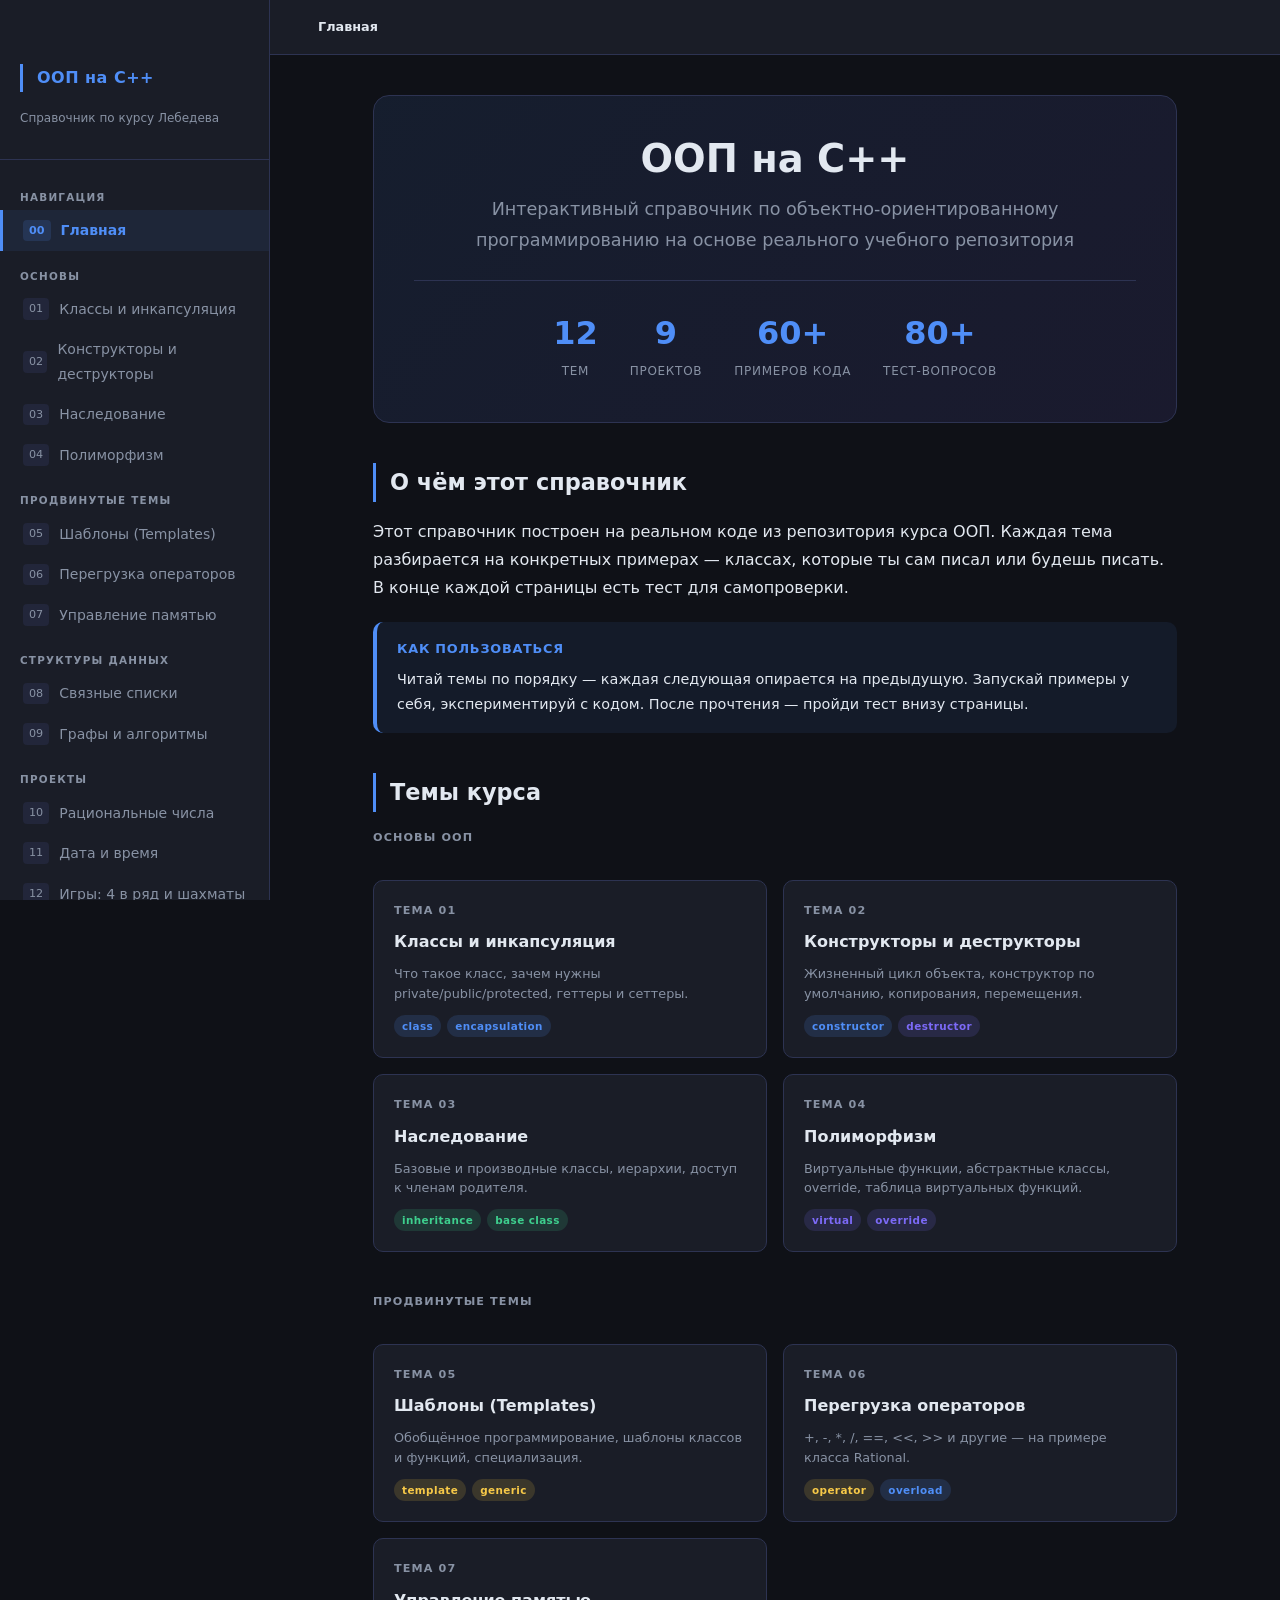
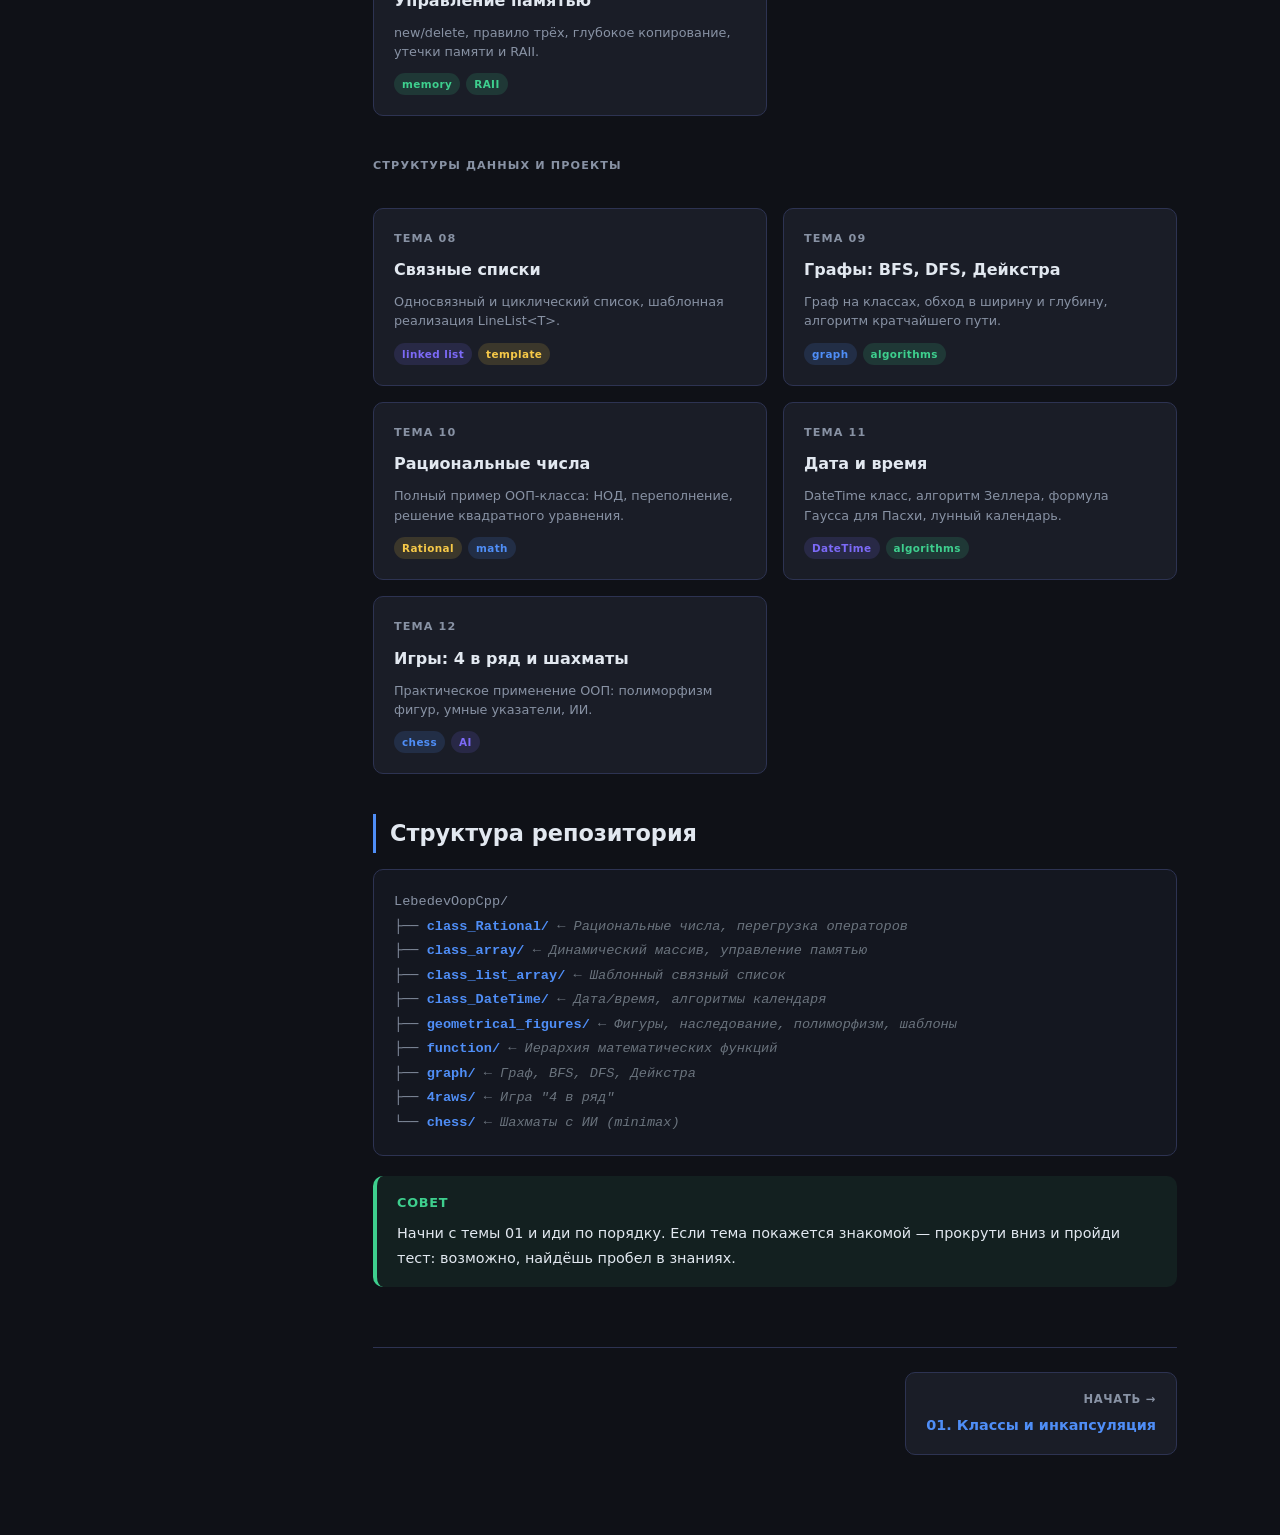
<file: guide/index.html>
<!DOCTYPE html>
<html lang="ru">
<head>
<meta charset="UTF-8"/>
<meta name="viewport" content="width=device-width, initial-scale=1.0"/>
<title>ООП на C++ — Справочник</title>
<link rel="stylesheet" href="css/style.css"/>
</head>
<body>
<div class="layout">

<!-- SIDEBAR -->
<aside class="sidebar">
  <div class="sidebar-logo">
    <h2>ООП на C++</h2>
    <p>Справочник по курсу Лебедева</p>
  </div>
  <nav class="sidebar-nav">
    <div class="nav-section">Навигация</div>
    <a href="index.html" class="active"><span class="num">00</span> Главная</a>
    <div class="nav-section">Основы</div>
    <a href="01_classes.html"><span class="num">01</span> Классы и инкапсуляция</a>
    <a href="02_constructors.html"><span class="num">02</span> Конструкторы и деструкторы</a>
    <a href="03_inheritance.html"><span class="num">03</span> Наследование</a>
    <a href="04_polymorphism.html"><span class="num">04</span> Полиморфизм</a>
    <div class="nav-section">Продвинутые темы</div>
    <a href="05_templates.html"><span class="num">05</span> Шаблоны (Templates)</a>
    <a href="06_operators.html"><span class="num">06</span> Перегрузка операторов</a>
    <a href="07_memory.html"><span class="num">07</span> Управление памятью</a>
    <div class="nav-section">Структуры данных</div>
    <a href="08_lists.html"><span class="num">08</span> Связные списки</a>
    <a href="09_graphs.html"><span class="num">09</span> Графы и алгоритмы</a>
    <div class="nav-section">Проекты</div>
    <a href="10_rational.html"><span class="num">10</span> Рациональные числа</a>
    <a href="11_datetime.html"><span class="num">11</span> Дата и время</a>
    <a href="12_games.html"><span class="num">12</span> Игры: 4 в ряд и шахматы</a>
  </nav>
</aside>

<!-- MAIN -->
<main class="main">
  <div class="topbar">
    <span class="breadcrumb"><span>Главная</span></span>
  </div>
  <div class="content">

    <div class="hero">
      <h1>ООП на C++</h1>
      <p>Интерактивный справочник по объектно-ориентированному программированию на основе реального учебного репозитория</p>
      <div class="stats">
        <div class="stat"><div class="val">12</div><div class="lbl">Тем</div></div>
        <div class="stat"><div class="val">9</div><div class="lbl">Проектов</div></div>
        <div class="stat"><div class="val">60+</div><div class="lbl">Примеров кода</div></div>
        <div class="stat"><div class="val">80+</div><div class="lbl">Тест-вопросов</div></div>
      </div>
    </div>

    <h2>О чём этот справочник</h2>
    <p>Этот справочник построен на реальном коде из репозитория курса ООП. Каждая тема разбирается на конкретных примерах — классах, которые ты сам писал или будешь писать. В конце каждой страницы есть тест для самопроверки.</p>

    <div class="callout info">
      <div class="callout-title">Как пользоваться</div>
      Читай темы по порядку — каждая следующая опирается на предыдущую. Запускай примеры у себя, экспериментируй с кодом. После прочтения — пройди тест внизу страницы.
    </div>

    <h2>Темы курса</h2>

    <div class="nav-section" style="padding:0 0 8px; font-size:0.7rem; letter-spacing:0.1em; color:var(--muted);">ОСНОВЫ ООП</div>
    <div class="cards-grid">
      <a href="01_classes.html" class="card">
        <div class="card-num">Тема 01</div>
        <h3>Классы и инкапсуляция</h3>
        <p>Что такое класс, зачем нужны private/public/protected, геттеры и сеттеры.</p>
        <div class="card-tags">
          <span class="card-tag tag-blue">class</span>
          <span class="card-tag tag-blue">encapsulation</span>
        </div>
      </a>
      <a href="02_constructors.html" class="card">
        <div class="card-num">Тема 02</div>
        <h3>Конструкторы и деструкторы</h3>
        <p>Жизненный цикл объекта, конструктор по умолчанию, копирования, перемещения.</p>
        <div class="card-tags">
          <span class="card-tag tag-blue">constructor</span>
          <span class="card-tag tag-purple">destructor</span>
        </div>
      </a>
      <a href="03_inheritance.html" class="card">
        <div class="card-num">Тема 03</div>
        <h3>Наследование</h3>
        <p>Базовые и производные классы, иерархии, доступ к членам родителя.</p>
        <div class="card-tags">
          <span class="card-tag tag-green">inheritance</span>
          <span class="card-tag tag-green">base class</span>
        </div>
      </a>
      <a href="04_polymorphism.html" class="card">
        <div class="card-num">Тема 04</div>
        <h3>Полиморфизм</h3>
        <p>Виртуальные функции, абстрактные классы, override, таблица виртуальных функций.</p>
        <div class="card-tags">
          <span class="card-tag tag-purple">virtual</span>
          <span class="card-tag tag-purple">override</span>
        </div>
      </a>
    </div>

    <div class="nav-section" style="padding:16px 0 8px; font-size:0.7rem; letter-spacing:0.1em; color:var(--muted);">ПРОДВИНУТЫЕ ТЕМЫ</div>
    <div class="cards-grid">
      <a href="05_templates.html" class="card">
        <div class="card-num">Тема 05</div>
        <h3>Шаблоны (Templates)</h3>
        <p>Обобщённое программирование, шаблоны классов и функций, специализация.</p>
        <div class="card-tags">
          <span class="card-tag tag-yellow">template</span>
          <span class="card-tag tag-yellow">generic</span>
        </div>
      </a>
      <a href="06_operators.html" class="card">
        <div class="card-num">Тема 06</div>
        <h3>Перегрузка операторов</h3>
        <p>+, -, *, /, ==, <<, >> и другие — на примере класса Rational.</p>
        <div class="card-tags">
          <span class="card-tag tag-yellow">operator</span>
          <span class="card-tag tag-blue">overload</span>
        </div>
      </a>
      <a href="07_memory.html" class="card">
        <div class="card-num">Тема 07</div>
        <h3>Управление памятью</h3>
        <p>new/delete, правило трёх, глубокое копирование, утечки памяти и RAII.</p>
        <div class="card-tags">
          <span class="card-tag tag-green">memory</span>
          <span class="card-tag tag-green">RAII</span>
        </div>
      </a>
    </div>

    <div class="nav-section" style="padding:16px 0 8px; font-size:0.7rem; letter-spacing:0.1em; color:var(--muted);">СТРУКТУРЫ ДАННЫХ И ПРОЕКТЫ</div>
    <div class="cards-grid">
      <a href="08_lists.html" class="card">
        <div class="card-num">Тема 08</div>
        <h3>Связные списки</h3>
        <p>Односвязный и циклический список, шаблонная реализация LineList&lt;T&gt;.</p>
        <div class="card-tags">
          <span class="card-tag tag-purple">linked list</span>
          <span class="card-tag tag-yellow">template</span>
        </div>
      </a>
      <a href="09_graphs.html" class="card">
        <div class="card-num">Тема 09</div>
        <h3>Графы: BFS, DFS, Дейкстра</h3>
        <p>Граф на классах, обход в ширину и глубину, алгоритм кратчайшего пути.</p>
        <div class="card-tags">
          <span class="card-tag tag-blue">graph</span>
          <span class="card-tag tag-green">algorithms</span>
        </div>
      </a>
      <a href="10_rational.html" class="card">
        <div class="card-num">Тема 10</div>
        <h3>Рациональные числа</h3>
        <p>Полный пример ООП-класса: НОД, переполнение, решение квадратного уравнения.</p>
        <div class="card-tags">
          <span class="card-tag tag-yellow">Rational</span>
          <span class="card-tag tag-blue">math</span>
        </div>
      </a>
      <a href="11_datetime.html" class="card">
        <div class="card-num">Тема 11</div>
        <h3>Дата и время</h3>
        <p>DateTime класс, алгоритм Зеллера, формула Гаусса для Пасхи, лунный календарь.</p>
        <div class="card-tags">
          <span class="card-tag tag-purple">DateTime</span>
          <span class="card-tag tag-green">algorithms</span>
        </div>
      </a>
      <a href="12_games.html" class="card">
        <div class="card-num">Тема 12</div>
        <h3>Игры: 4 в ряд и шахматы</h3>
        <p>Практическое применение ООП: полиморфизм фигур, умные указатели, ИИ.</p>
        <div class="card-tags">
          <span class="card-tag tag-blue">chess</span>
          <span class="card-tag tag-purple">AI</span>
        </div>
      </a>
    </div>

    <h2>Структура репозитория</h2>
    <div class="tree">
LebedevOopCpp/<br>
├── <span class="node">class_Rational/</span>    <span class="cm">← Рациональные числа, перегрузка операторов</span><br>
├── <span class="node">class_array/</span>        <span class="cm">← Динамический массив, управление памятью</span><br>
├── <span class="node">class_list_array/</span>   <span class="cm">← Шаблонный связный список</span><br>
├── <span class="node">class_DateTime/</span>     <span class="cm">← Дата/время, алгоритмы календаря</span><br>
├── <span class="node">geometrical_figures/</span> <span class="cm">← Фигуры, наследование, полиморфизм, шаблоны</span><br>
├── <span class="node">function/</span>           <span class="cm">← Иерархия математических функций</span><br>
├── <span class="node">graph/</span>              <span class="cm">← Граф, BFS, DFS, Дейкстра</span><br>
├── <span class="node">4raws/</span>              <span class="cm">← Игра "4 в ряд"</span><br>
└── <span class="node">chess/</span>              <span class="cm">← Шахматы с ИИ (minimax)</span><br>
    </div>

    <div class="callout tip">
      <div class="callout-title">Совет</div>
      Начни с темы 01 и иди по порядку. Если тема покажется знакомой — прокрути вниз и пройди тест: возможно, найдёшь пробел в знаниях.
    </div>

    <div class="page-nav">
      <a href="01_classes.html" class="next">
        <span class="nav-dir">Начать →</span>
        <span class="nav-title">01. Классы и инкапсуляция</span>
      </a>
    </div>

  </div>
</main>
</div>
<script src="js/quiz.js"></script>
</body>
</html>
</file>
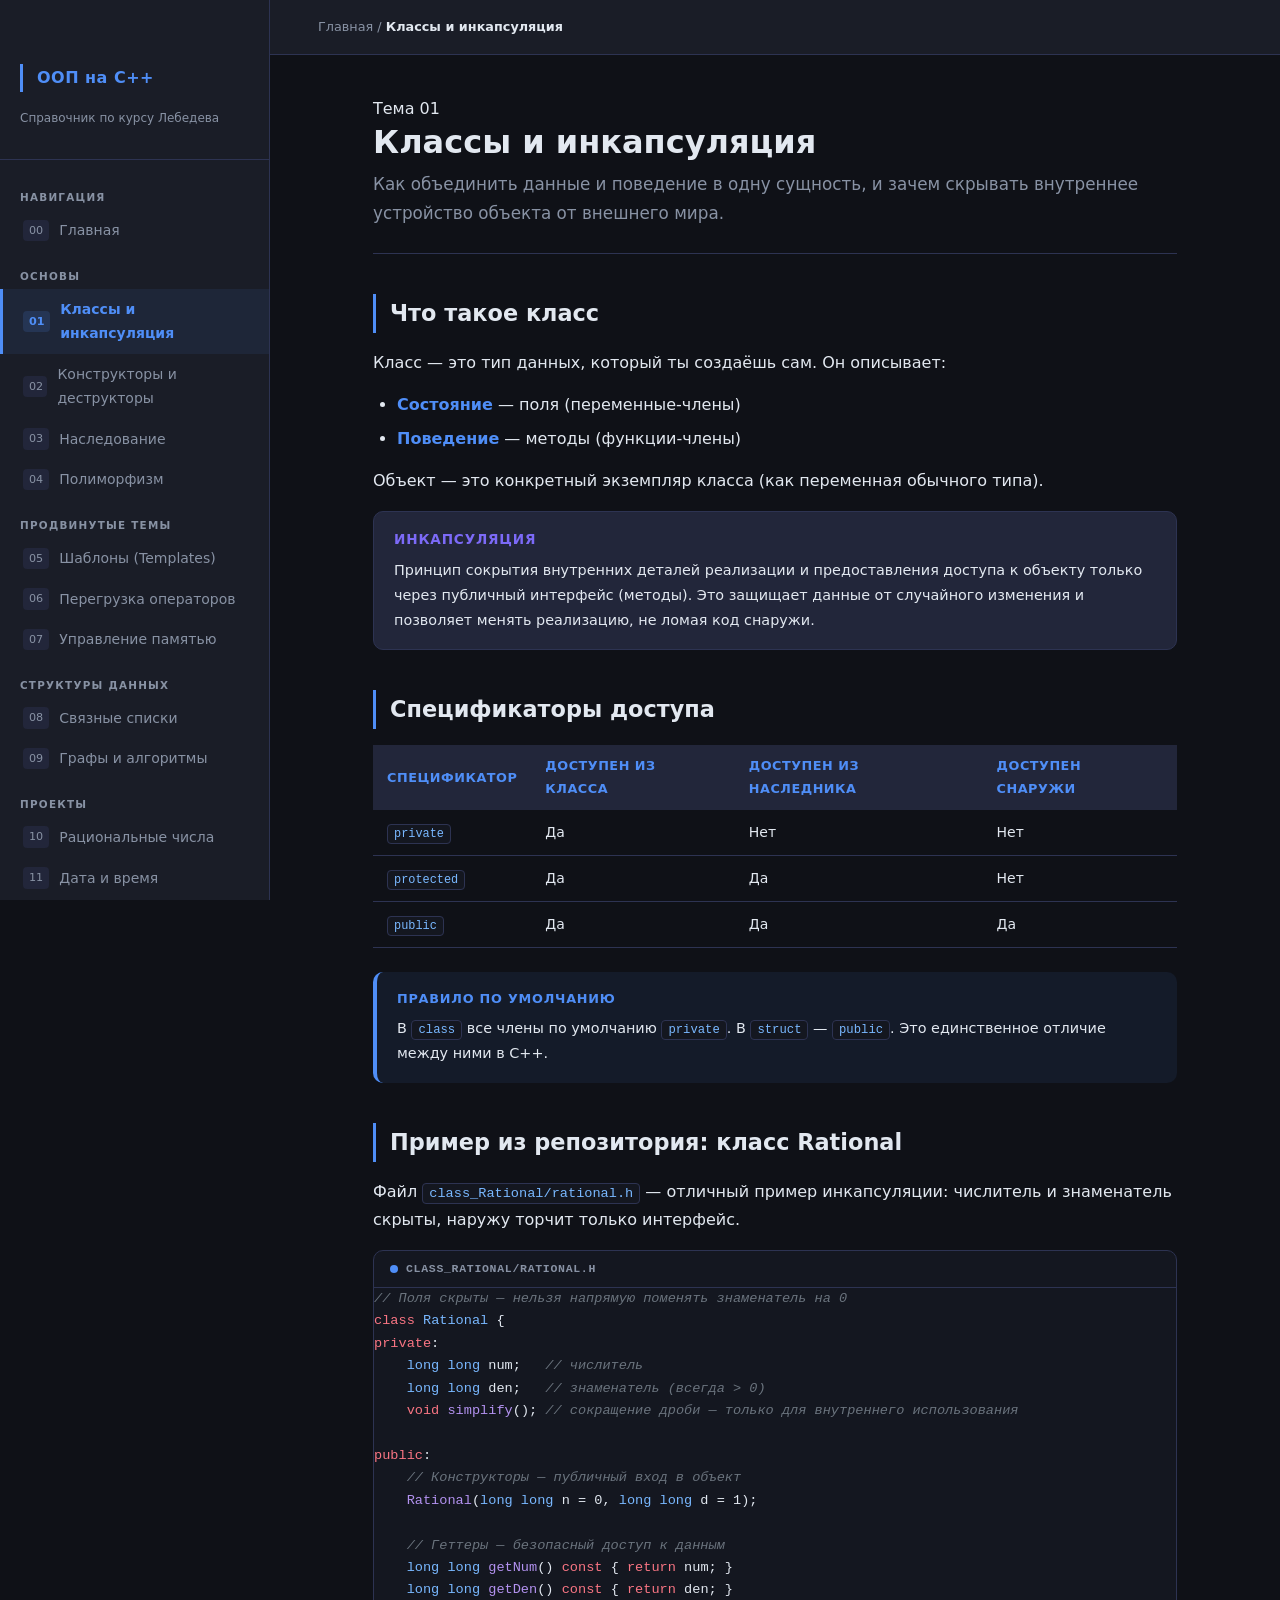
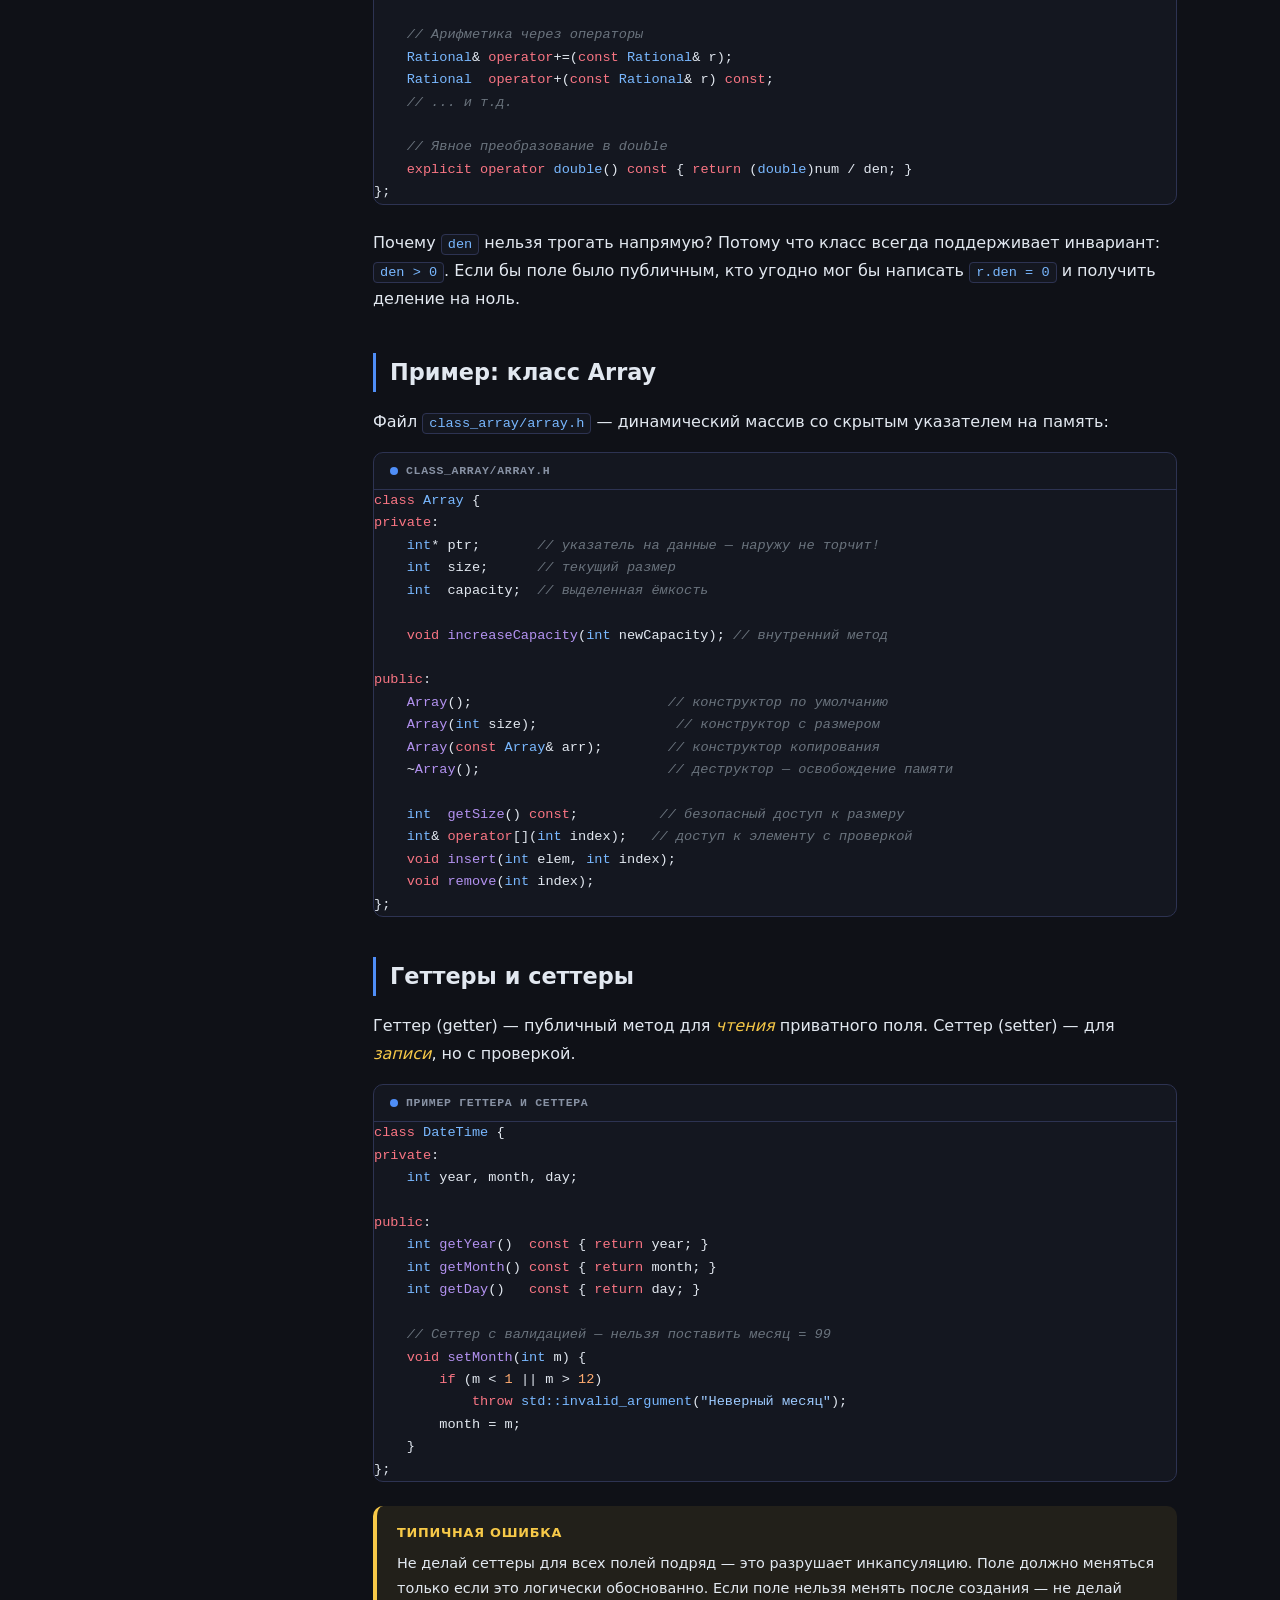
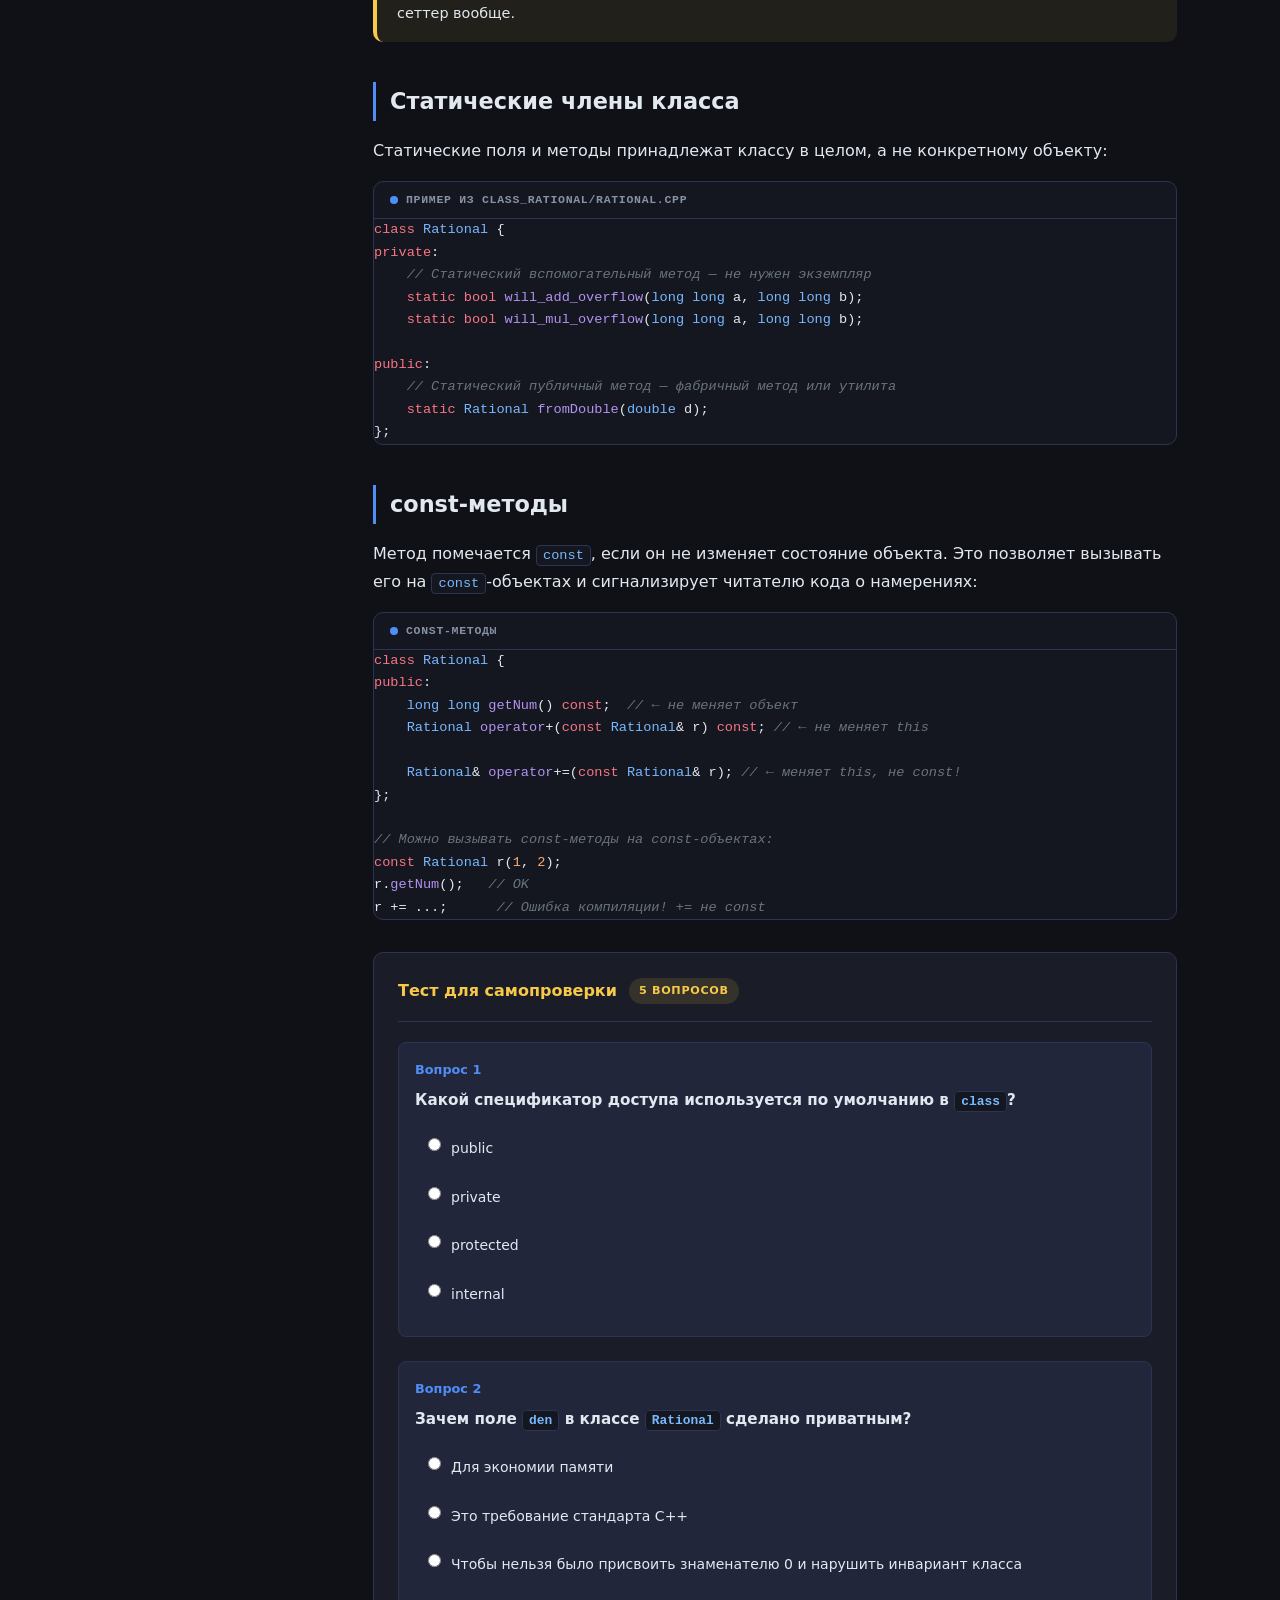
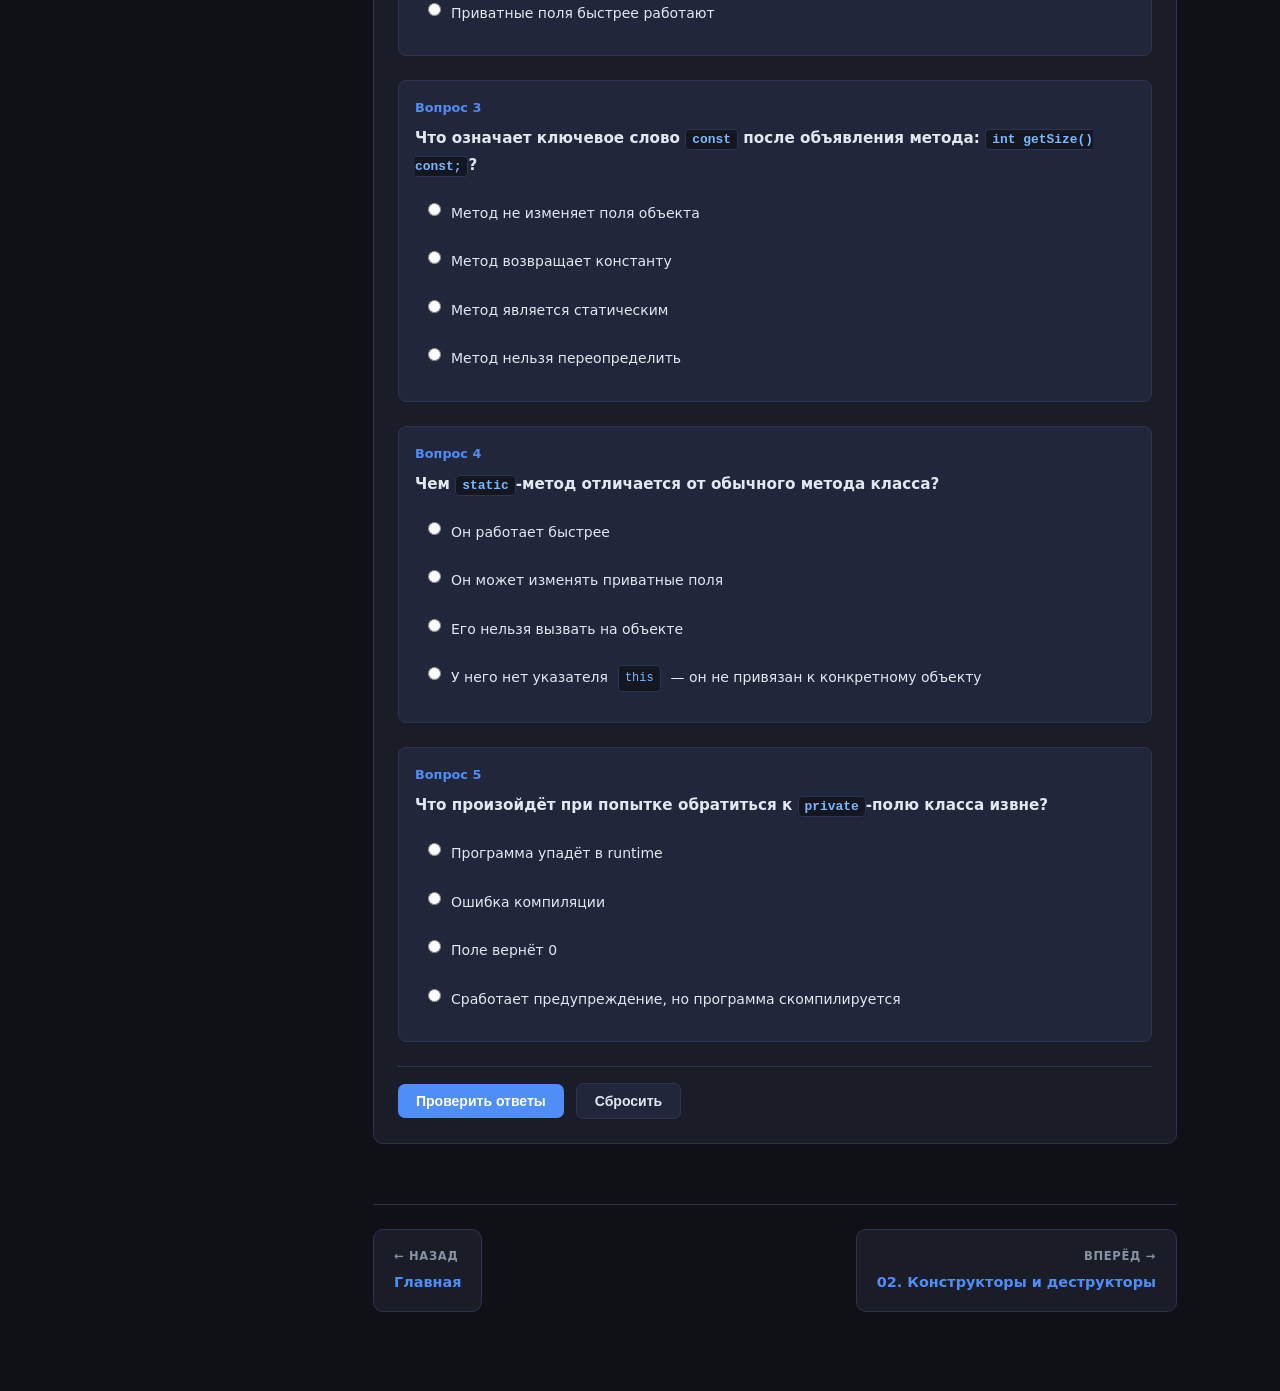
<file: guide/01_classes.html>
<!DOCTYPE html>
<html lang="ru">
<head>
<meta charset="UTF-8"/>
<meta name="viewport" content="width=device-width, initial-scale=1.0"/>
<title>01. Классы и инкапсуляция — ООП C++</title>
<link rel="stylesheet" href="css/style.css"/>
</head>
<body>
<div class="layout">
<aside class="sidebar">
  <div class="sidebar-logo"><h2>ООП на C++</h2><p>Справочник по курсу Лебедева</p></div>
  <nav class="sidebar-nav">
    <div class="nav-section">Навигация</div>
    <a href="index.html"><span class="num">00</span> Главная</a>
    <div class="nav-section">Основы</div>
    <a href="01_classes.html" class="active"><span class="num">01</span> Классы и инкапсуляция</a>
    <a href="02_constructors.html"><span class="num">02</span> Конструкторы и деструкторы</a>
    <a href="03_inheritance.html"><span class="num">03</span> Наследование</a>
    <a href="04_polymorphism.html"><span class="num">04</span> Полиморфизм</a>
    <div class="nav-section">Продвинутые темы</div>
    <a href="05_templates.html"><span class="num">05</span> Шаблоны (Templates)</a>
    <a href="06_operators.html"><span class="num">06</span> Перегрузка операторов</a>
    <a href="07_memory.html"><span class="num">07</span> Управление памятью</a>
    <div class="nav-section">Структуры данных</div>
    <a href="08_lists.html"><span class="num">08</span> Связные списки</a>
    <a href="09_graphs.html"><span class="num">09</span> Графы и алгоритмы</a>
    <div class="nav-section">Проекты</div>
    <a href="10_rational.html"><span class="num">10</span> Рациональные числа</a>
    <a href="11_datetime.html"><span class="num">11</span> Дата и время</a>
    <a href="12_games.html"><span class="num">12</span> Игры</a>
  </nav>
</aside>
<main class="main">
  <div class="topbar">
    <span class="breadcrumb"><a href="index.html" style="color:var(--muted);text-decoration:none">Главная</a> / <span>Классы и инкапсуляция</span></span>
  </div>
  <div class="content">

    <div class="tag">Тема 01</div>
    <h1>Классы и инкапсуляция</h1>
    <p class="subtitle">Как объединить данные и поведение в одну сущность, и зачем скрывать внутреннее устройство объекта от внешнего мира.</p>

    <h2>Что такое класс</h2>
    <p>Класс — это тип данных, который ты создаёшь сам. Он описывает:</p>
    <ul>
      <li><strong>Состояние</strong> — поля (переменные-члены)</li>
      <li><strong>Поведение</strong> — методы (функции-члены)</li>
    </ul>
    <p>Объект — это конкретный экземпляр класса (как переменная обычного типа).</p>

    <div class="def-box">
      <div class="def-term">Инкапсуляция</div>
      <p>Принцип сокрытия внутренних деталей реализации и предоставления доступа к объекту только через публичный интерфейс (методы). Это защищает данные от случайного изменения и позволяет менять реализацию, не ломая код снаружи.</p>
    </div>

    <h2>Спецификаторы доступа</h2>
    <table>
      <tr><th>Спецификатор</th><th>Доступен из класса</th><th>Доступен из наследника</th><th>Доступен снаружи</th></tr>
      <tr><td><code>private</code></td><td>Да</td><td>Нет</td><td>Нет</td></tr>
      <tr><td><code>protected</code></td><td>Да</td><td>Да</td><td>Нет</td></tr>
      <tr><td><code>public</code></td><td>Да</td><td>Да</td><td>Да</td></tr>
    </table>

    <div class="callout info">
      <div class="callout-title">Правило по умолчанию</div>
      В <code>class</code> все члены по умолчанию <code>private</code>. В <code>struct</code> — <code>public</code>. Это единственное отличие между ними в C++.
    </div>

    <h2>Пример из репозитория: класс Rational</h2>
    <p>Файл <code>class_Rational/rational.h</code> — отличный пример инкапсуляции: числитель и знаменатель скрыты, наружу торчит только интерфейс.</p>

    <pre><div class="code-label">class_Rational/rational.h</div><code><span class="cm">// Поля скрыты — нельзя напрямую поменять знаменатель на 0</span>
<span class="kw">class</span> <span class="tp">Rational</span> {
<span class="kw">private</span>:
    <span class="tp">long long</span> num;   <span class="cm">// числитель</span>
    <span class="tp">long long</span> den;   <span class="cm">// знаменатель (всегда > 0)</span>
    <span class="kw">void</span> <span class="fn">simplify</span>(); <span class="cm">// сокращение дроби — только для внутреннего использования</span>

<span class="kw">public</span>:
    <span class="cm">// Конструкторы — публичный вход в объект</span>
    <span class="fn">Rational</span>(<span class="tp">long long</span> n = 0, <span class="tp">long long</span> d = 1);

    <span class="cm">// Геттеры — безопасный доступ к данным</span>
    <span class="tp">long long</span> <span class="fn">getNum</span>() <span class="kw">const</span> { <span class="kw">return</span> num; }
    <span class="tp">long long</span> <span class="fn">getDen</span>() <span class="kw">const</span> { <span class="kw">return</span> den; }

    <span class="cm">// Арифметика через операторы</span>
    <span class="tp">Rational</span>&amp; <span class="kw">operator</span>+=(<span class="kw">const</span> <span class="tp">Rational</span>&amp; r);
    <span class="tp">Rational</span>  <span class="kw">operator</span>+(<span class="kw">const</span> <span class="tp">Rational</span>&amp; r) <span class="kw">const</span>;
    <span class="cm">// ... и т.д.</span>

    <span class="cm">// Явное преобразование в double</span>
    <span class="kw">explicit operator</span> <span class="tp">double</span>() <span class="kw">const</span> { <span class="kw">return</span> (<span class="tp">double</span>)num / den; }
};</code></pre>

    <p>Почему <code>den</code> нельзя трогать напрямую? Потому что класс всегда поддерживает инвариант: <code>den > 0</code>. Если бы поле было публичным, кто угодно мог бы написать <code>r.den = 0</code> и получить деление на ноль.</p>

    <h2>Пример: класс Array</h2>
    <p>Файл <code>class_array/array.h</code> — динамический массив со скрытым указателем на память:</p>

    <pre><div class="code-label">class_array/array.h</div><code><span class="kw">class</span> <span class="tp">Array</span> {
<span class="kw">private</span>:
    <span class="tp">int</span>* ptr;       <span class="cm">// указатель на данные — наружу не торчит!</span>
    <span class="tp">int</span>  size;      <span class="cm">// текущий размер</span>
    <span class="tp">int</span>  capacity;  <span class="cm">// выделенная ёмкость</span>

    <span class="kw">void</span> <span class="fn">increaseCapacity</span>(<span class="tp">int</span> newCapacity); <span class="cm">// внутренний метод</span>

<span class="kw">public</span>:
    <span class="fn">Array</span>();                        <span class="cm">// конструктор по умолчанию</span>
    <span class="fn">Array</span>(<span class="tp">int</span> size);                 <span class="cm">// конструктор с размером</span>
    <span class="fn">Array</span>(<span class="kw">const</span> <span class="tp">Array</span>&amp; arr);        <span class="cm">// конструктор копирования</span>
    ~<span class="fn">Array</span>();                       <span class="cm">// деструктор — освобождение памяти</span>

    <span class="tp">int</span>  <span class="fn">getSize</span>() <span class="kw">const</span>;          <span class="cm">// безопасный доступ к размеру</span>
    <span class="tp">int</span>&amp; <span class="kw">operator</span>[](<span class="tp">int</span> index);   <span class="cm">// доступ к элементу с проверкой</span>
    <span class="kw">void</span> <span class="fn">insert</span>(<span class="tp">int</span> elem, <span class="tp">int</span> index);
    <span class="kw">void</span> <span class="fn">remove</span>(<span class="tp">int</span> index);
};</code></pre>

    <h2>Геттеры и сеттеры</h2>
    <p>Геттер (getter) — публичный метод для <em>чтения</em> приватного поля. Сеттер (setter) — для <em>записи</em>, но с проверкой.</p>

    <pre><div class="code-label">Пример геттера и сеттера</div><code><span class="kw">class</span> <span class="tp">DateTime</span> {
<span class="kw">private</span>:
    <span class="tp">int</span> year, month, day;

<span class="kw">public</span>:
    <span class="tp">int</span> <span class="fn">getYear</span>()  <span class="kw">const</span> { <span class="kw">return</span> year; }
    <span class="tp">int</span> <span class="fn">getMonth</span>() <span class="kw">const</span> { <span class="kw">return</span> month; }
    <span class="tp">int</span> <span class="fn">getDay</span>()   <span class="kw">const</span> { <span class="kw">return</span> day; }

    <span class="cm">// Сеттер с валидацией — нельзя поставить месяц = 99</span>
    <span class="kw">void</span> <span class="fn">setMonth</span>(<span class="tp">int</span> m) {
        <span class="kw">if</span> (m &lt; <span class="nm">1</span> || m &gt; <span class="nm">12</span>)
            <span class="kw">throw</span> <span class="tp">std::invalid_argument</span>(<span class="st">"Неверный месяц"</span>);
        month = m;
    }
};</code></pre>

    <div class="callout warn">
      <div class="callout-title">Типичная ошибка</div>
      Не делай сеттеры для всех полей подряд — это разрушает инкапсуляцию. Поле должно меняться только если это логически обоснованно. Если поле нельзя менять после создания — не делай сеттер вообще.
    </div>

    <h2>Статические члены класса</h2>
    <p>Статические поля и методы принадлежат классу в целом, а не конкретному объекту:</p>

    <pre><div class="code-label">Пример из class_Rational/rational.cpp</div><code><span class="kw">class</span> <span class="tp">Rational</span> {
<span class="kw">private</span>:
    <span class="cm">// Статический вспомогательный метод — не нужен экземпляр</span>
    <span class="kw">static bool</span> <span class="fn">will_add_overflow</span>(<span class="tp">long long</span> a, <span class="tp">long long</span> b);
    <span class="kw">static bool</span> <span class="fn">will_mul_overflow</span>(<span class="tp">long long</span> a, <span class="tp">long long</span> b);

<span class="kw">public</span>:
    <span class="cm">// Статический публичный метод — фабричный метод или утилита</span>
    <span class="kw">static</span> <span class="tp">Rational</span> <span class="fn">fromDouble</span>(<span class="tp">double</span> d);
};</code></pre>

    <h2>const-методы</h2>
    <p>Метод помечается <code>const</code>, если он не изменяет состояние объекта. Это позволяет вызывать его на <code>const</code>-объектах и сигнализирует читателю кода о намерениях:</p>

    <pre><div class="code-label">const-методы</div><code><span class="kw">class</span> <span class="tp">Rational</span> {
<span class="kw">public</span>:
    <span class="tp">long long</span> <span class="fn">getNum</span>() <span class="kw">const</span>;  <span class="cm">// ← не меняет объект</span>
    <span class="tp">Rational</span> <span class="fn">operator</span>+(<span class="kw">const</span> <span class="tp">Rational</span>&amp; r) <span class="kw">const</span>; <span class="cm">// ← не меняет this</span>

    <span class="tp">Rational</span>&amp; <span class="fn">operator</span>+=(<span class="kw">const</span> <span class="tp">Rational</span>&amp; r); <span class="cm">// ← меняет this, не const!</span>
};

<span class="cm">// Можно вызывать const-методы на const-объектах:</span>
<span class="kw">const</span> <span class="tp">Rational</span> r(<span class="nm">1</span>, <span class="nm">2</span>);
r.<span class="fn">getNum</span>();   <span class="cm">// OK</span>
r += ...;      <span class="cm">// Ошибка компиляции! += не const</span></code></pre>

    <!-- QUIZ -->
    <div class="quiz-block" id="quiz01">
      <div class="quiz-header">
        <h3>Тест для самопроверки</h3>
        <span class="badge">5 вопросов</span>
      </div>

      <div class="question" data-correct="b">
        <span class="q-num">Вопрос 1</span>
        <p>Какой спецификатор доступа используется по умолчанию в <code>class</code>?</p>
        <div class="options">
          <label><input type="radio" name="q1" value="a"/> public</label>
          <label><input type="radio" name="q1" value="b"/> private</label>
          <label><input type="radio" name="q1" value="c"/> protected</label>
          <label><input type="radio" name="q1" value="d"/> internal</label>
        </div>
        <div class="explanation">В <code>class</code> все члены по умолчанию <code>private</code>. В <code>struct</code> — <code>public</code>.</div>
      </div>

      <div class="question" data-correct="c">
        <span class="q-num">Вопрос 2</span>
        <p>Зачем поле <code>den</code> в классе <code>Rational</code> сделано приватным?</p>
        <div class="options">
          <label><input type="radio" name="q2" value="a"/> Для экономии памяти</label>
          <label><input type="radio" name="q2" value="b"/> Это требование стандарта C++</label>
          <label><input type="radio" name="q2" value="c"/> Чтобы нельзя было присвоить знаменателю 0 и нарушить инвариант класса</label>
          <label><input type="radio" name="q2" value="d"/> Приватные поля быстрее работают</label>
        </div>
        <div class="explanation">Инкапсуляция защищает инварианты класса. Знаменатель всегда должен быть &gt; 0, и это гарантируется тем, что менять его можно только через методы класса, которые проверяют корректность.</div>
      </div>

      <div class="question" data-correct="a">
        <span class="q-num">Вопрос 3</span>
        <p>Что означает ключевое слово <code>const</code> после объявления метода: <code>int getSize() const;</code>?</p>
        <div class="options">
          <label><input type="radio" name="q3" value="a"/> Метод не изменяет поля объекта</label>
          <label><input type="radio" name="q3" value="b"/> Метод возвращает константу</label>
          <label><input type="radio" name="q3" value="c"/> Метод является статическим</label>
          <label><input type="radio" name="q3" value="d"/> Метод нельзя переопределить</label>
        </div>
        <div class="explanation"><code>const</code> после метода означает, что <code>this</code> внутри метода имеет тип <code>const T*</code> — поля нельзя изменить. Такой метод можно вызывать на const-объектах.</div>
      </div>

      <div class="question" data-correct="d">
        <span class="q-num">Вопрос 4</span>
        <p>Чем <code>static</code>-метод отличается от обычного метода класса?</p>
        <div class="options">
          <label><input type="radio" name="q4" value="a"/> Он работает быстрее</label>
          <label><input type="radio" name="q4" value="b"/> Он может изменять приватные поля</label>
          <label><input type="radio" name="q4" value="c"/> Его нельзя вызвать на объекте</label>
          <label><input type="radio" name="q4" value="d"/> У него нет указателя <code>this</code> — он не привязан к конкретному объекту</label>
        </div>
        <div class="explanation">Статические методы принадлежат классу, а не объекту. У них нет неявного параметра <code>this</code>, поэтому они не могут обращаться к нестатическим полям напрямую.</div>
      </div>

      <div class="question" data-correct="b">
        <span class="q-num">Вопрос 5</span>
        <p>Что произойдёт при попытке обратиться к <code>private</code>-полю класса извне?</p>
        <div class="options">
          <label><input type="radio" name="q5" value="a"/> Программа упадёт в runtime</label>
          <label><input type="radio" name="q5" value="b"/> Ошибка компиляции</label>
          <label><input type="radio" name="q5" value="c"/> Поле вернёт 0</label>
          <label><input type="radio" name="q5" value="d"/> Сработает предупреждение, но программа скомпилируется</label>
        </div>
        <div class="explanation">Нарушение доступа — это ошибка на этапе компиляции, не runtime. Компилятор проверяет права доступа статически.</div>
      </div>

      <div class="quiz-actions">
        <button class="btn btn-primary check-btn">Проверить ответы</button>
        <button class="btn btn-secondary reset-btn">Сбросить</button>
        <span class="score-display"></span>
      </div>
    </div>

    <div class="page-nav">
      <a href="index.html">
        <span class="nav-dir">← Назад</span>
        <span class="nav-title">Главная</span>
      </a>
      <a href="02_constructors.html" class="next">
        <span class="nav-dir">Вперёд →</span>
        <span class="nav-title">02. Конструкторы и деструкторы</span>
      </a>
    </div>
  </div>
</main>
</div>
<script src="js/quiz.js"></script>
</body>
</html>
</file>
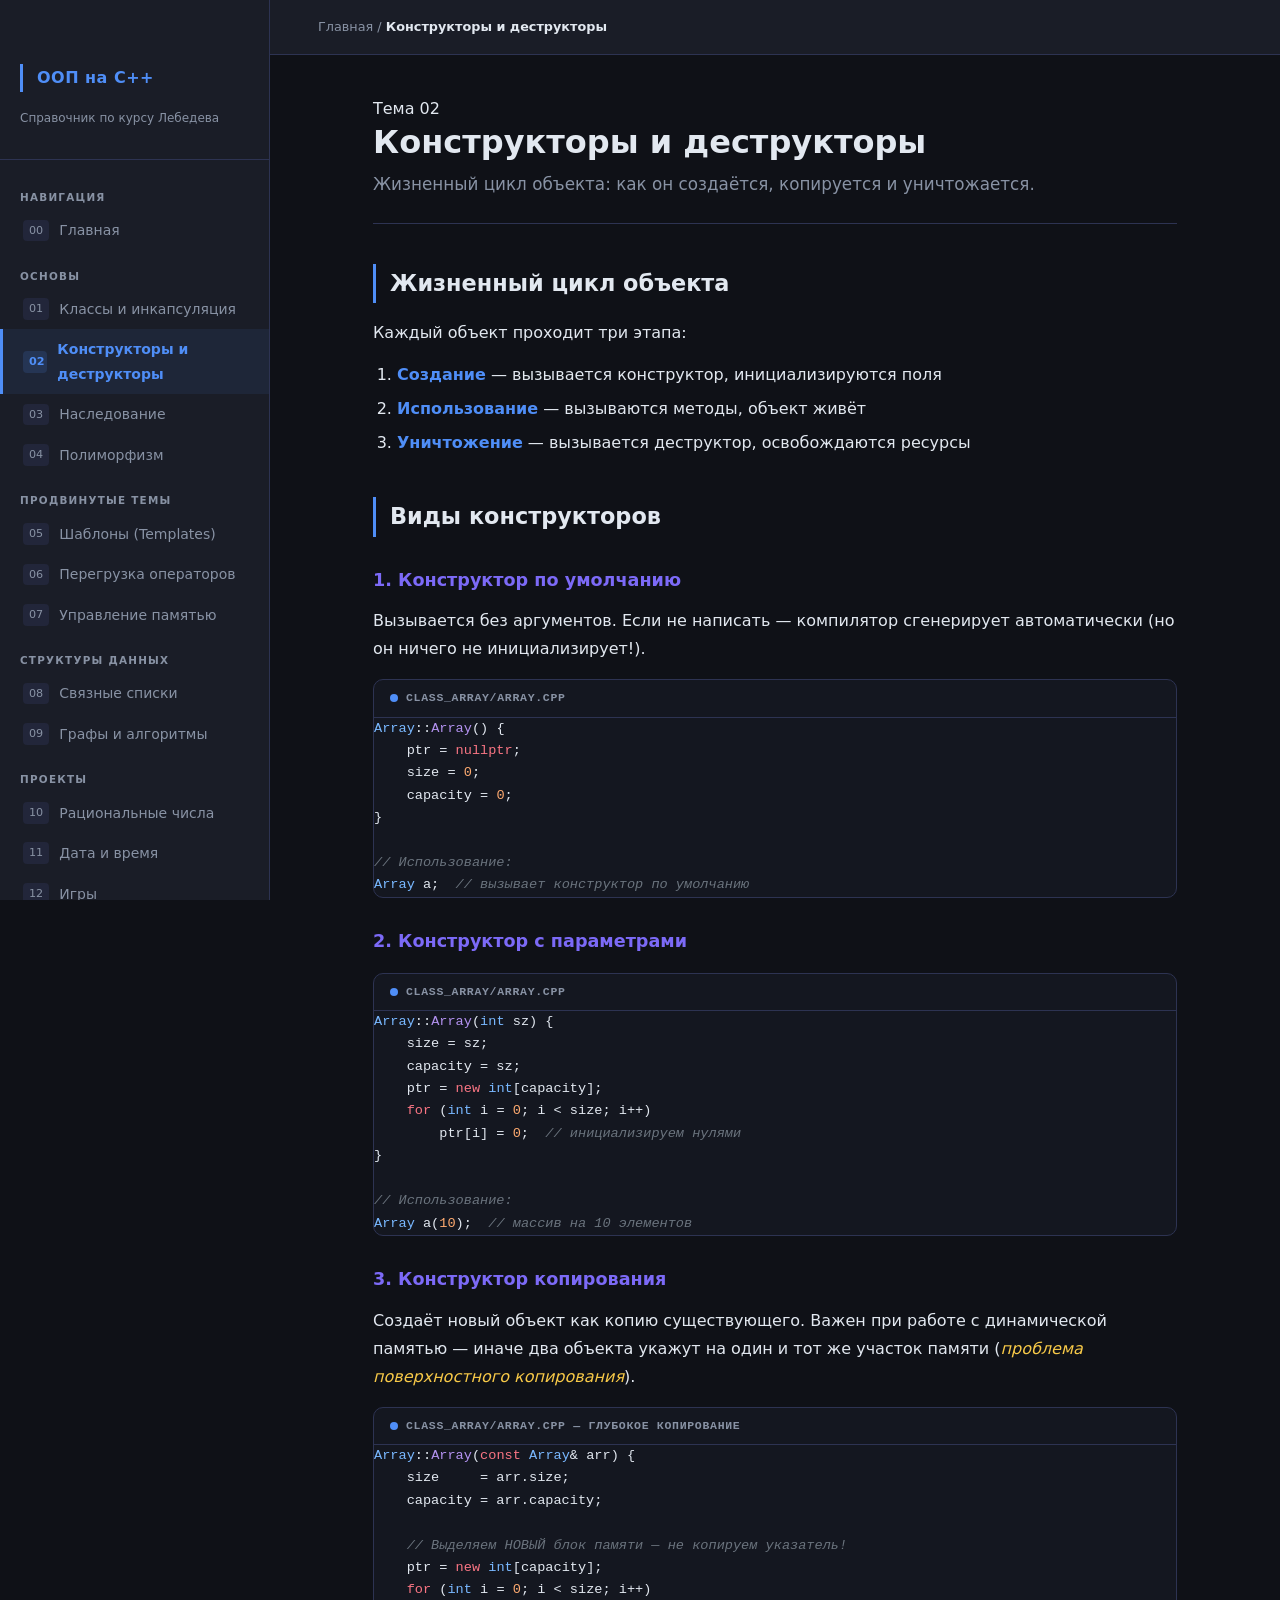
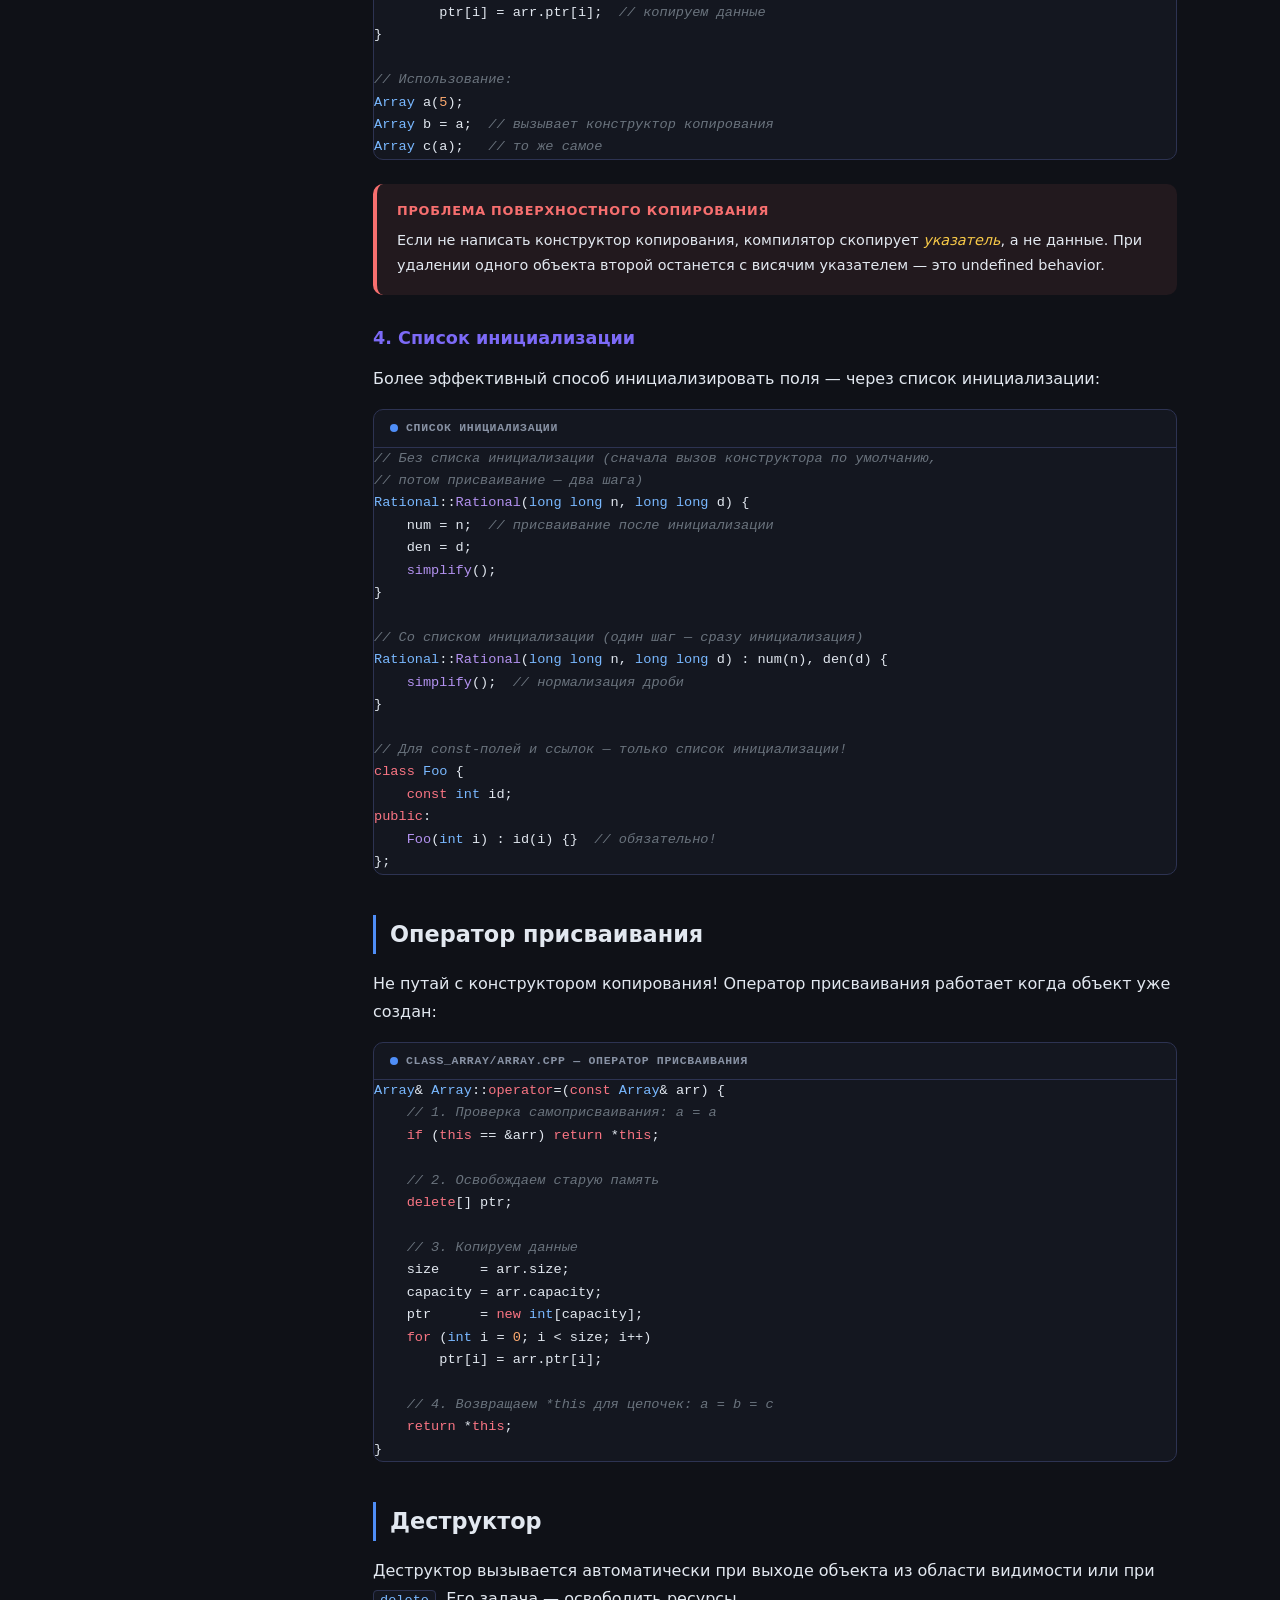
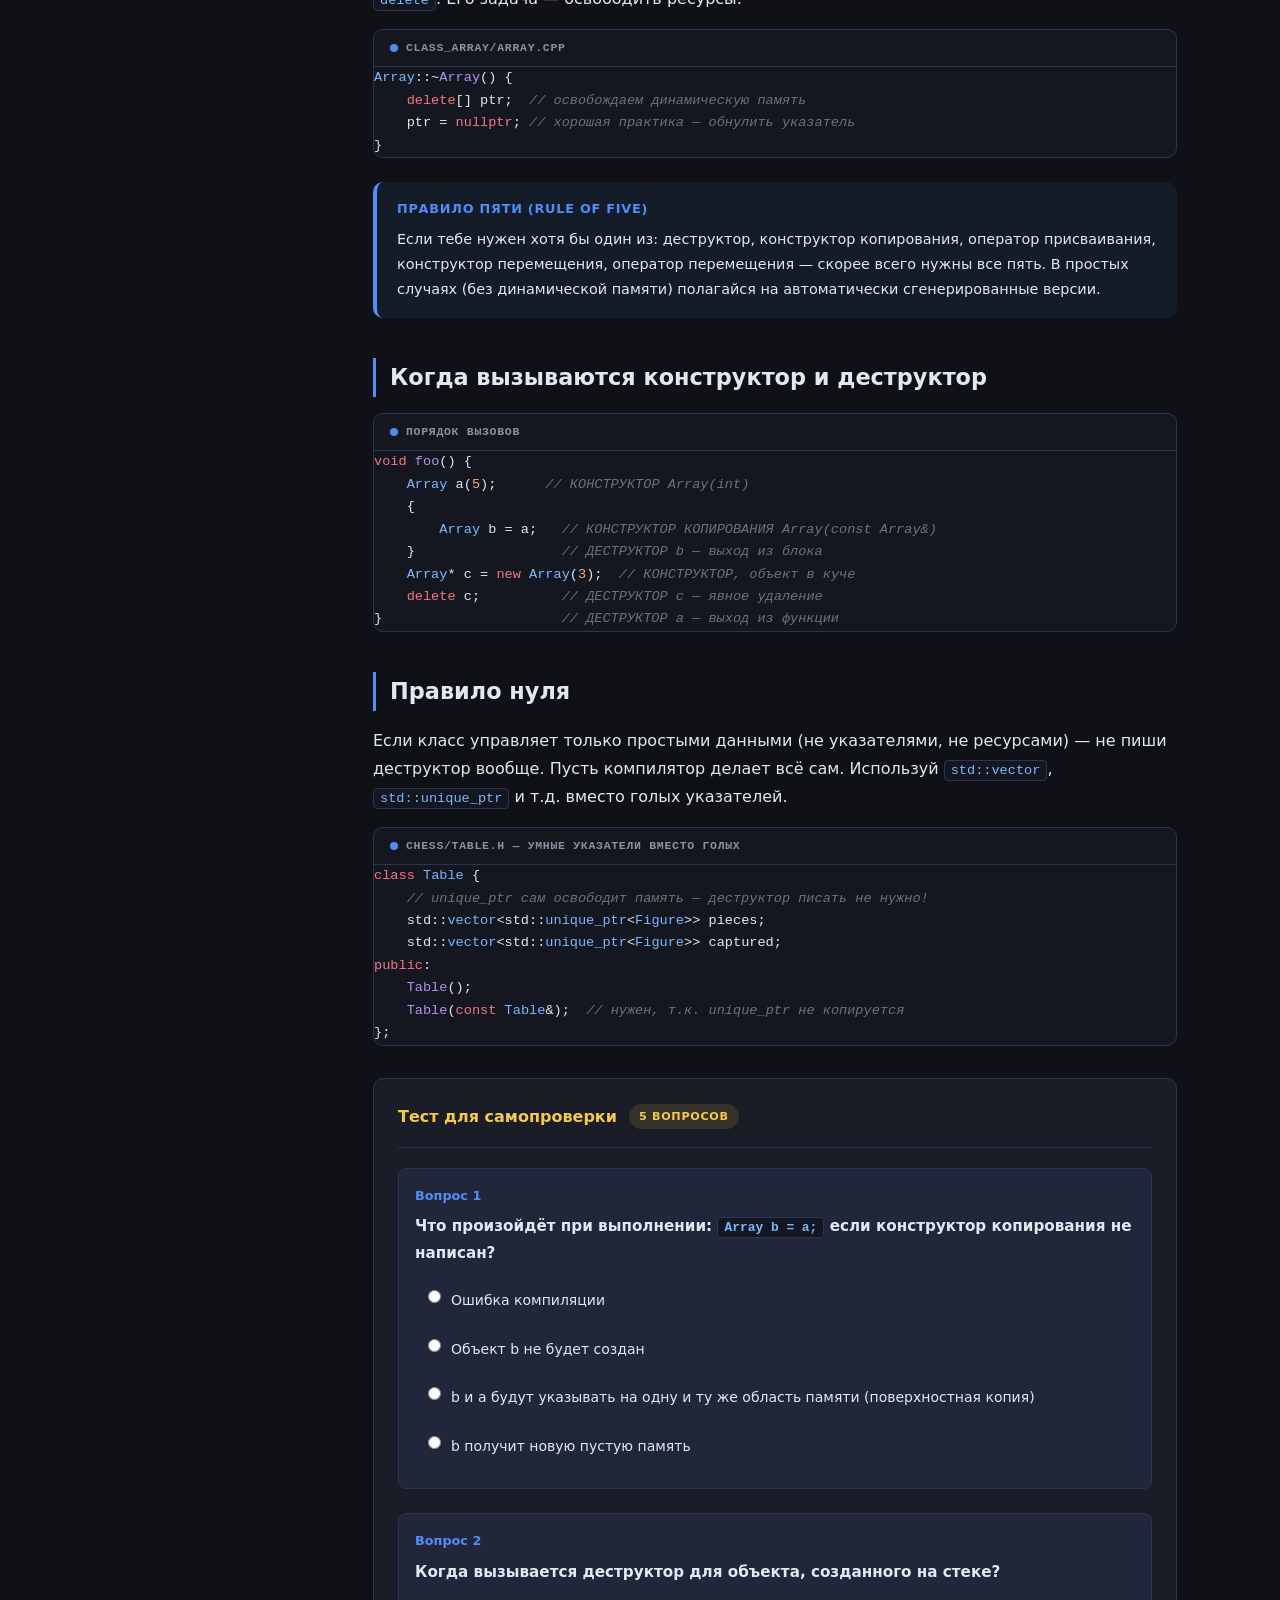
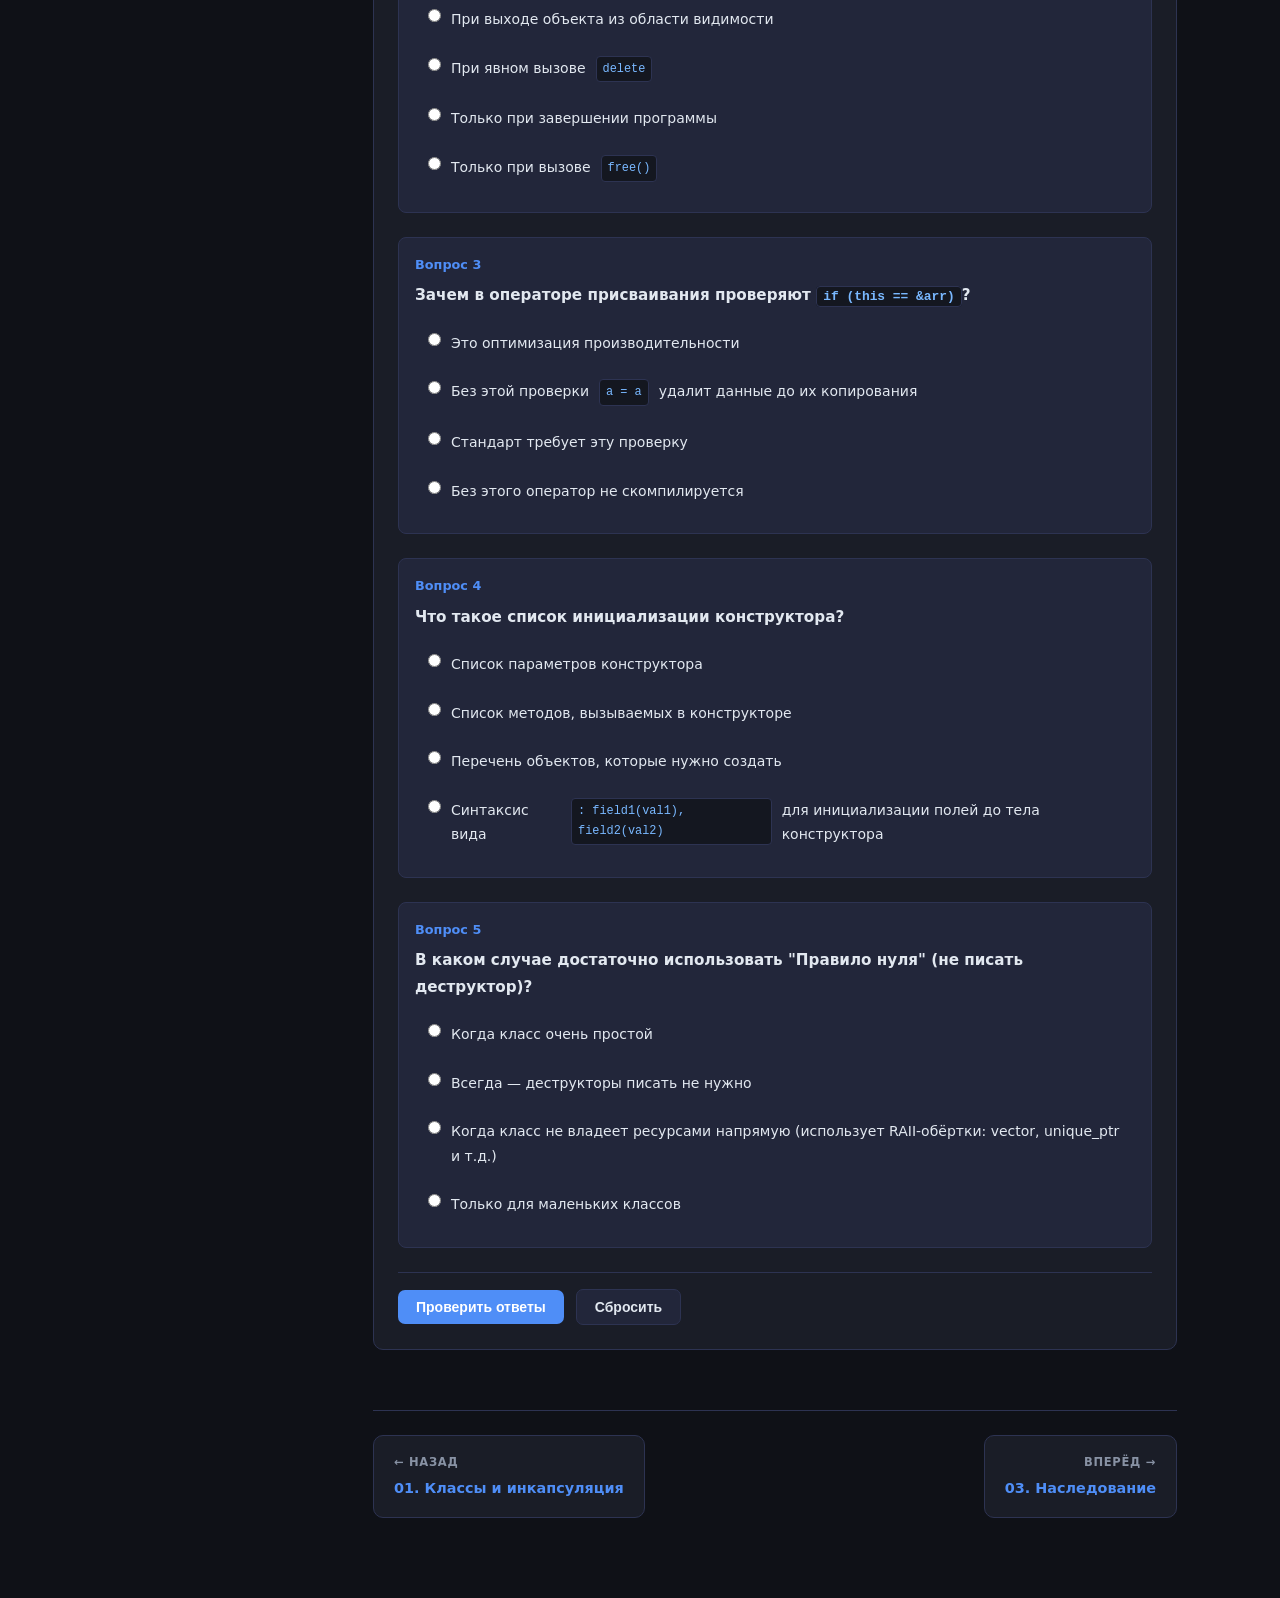
<file: guide/02_constructors.html>
<!DOCTYPE html>
<html lang="ru">
<head>
<meta charset="UTF-8"/>
<meta name="viewport" content="width=device-width, initial-scale=1.0"/>
<title>02. Конструкторы и деструкторы — ООП C++</title>
<link rel="stylesheet" href="css/style.css"/>
</head>
<body>
<div class="layout">
<aside class="sidebar">
  <div class="sidebar-logo"><h2>ООП на C++</h2><p>Справочник по курсу Лебедева</p></div>
  <nav class="sidebar-nav">
    <div class="nav-section">Навигация</div>
    <a href="index.html"><span class="num">00</span> Главная</a>
    <div class="nav-section">Основы</div>
    <a href="01_classes.html"><span class="num">01</span> Классы и инкапсуляция</a>
    <a href="02_constructors.html" class="active"><span class="num">02</span> Конструкторы и деструкторы</a>
    <a href="03_inheritance.html"><span class="num">03</span> Наследование</a>
    <a href="04_polymorphism.html"><span class="num">04</span> Полиморфизм</a>
    <div class="nav-section">Продвинутые темы</div>
    <a href="05_templates.html"><span class="num">05</span> Шаблоны (Templates)</a>
    <a href="06_operators.html"><span class="num">06</span> Перегрузка операторов</a>
    <a href="07_memory.html"><span class="num">07</span> Управление памятью</a>
    <div class="nav-section">Структуры данных</div>
    <a href="08_lists.html"><span class="num">08</span> Связные списки</a>
    <a href="09_graphs.html"><span class="num">09</span> Графы и алгоритмы</a>
    <div class="nav-section">Проекты</div>
    <a href="10_rational.html"><span class="num">10</span> Рациональные числа</a>
    <a href="11_datetime.html"><span class="num">11</span> Дата и время</a>
    <a href="12_games.html"><span class="num">12</span> Игры</a>
  </nav>
</aside>
<main class="main">
  <div class="topbar">
    <span class="breadcrumb"><a href="index.html" style="color:var(--muted);text-decoration:none">Главная</a> / <span>Конструкторы и деструкторы</span></span>
  </div>
  <div class="content">

    <div class="tag">Тема 02</div>
    <h1>Конструкторы и деструкторы</h1>
    <p class="subtitle">Жизненный цикл объекта: как он создаётся, копируется и уничтожается.</p>

    <h2>Жизненный цикл объекта</h2>
    <p>Каждый объект проходит три этапа:</p>
    <ol>
      <li><strong>Создание</strong> — вызывается конструктор, инициализируются поля</li>
      <li><strong>Использование</strong> — вызываются методы, объект живёт</li>
      <li><strong>Уничтожение</strong> — вызывается деструктор, освобождаются ресурсы</li>
    </ol>

    <h2>Виды конструкторов</h2>

    <h3>1. Конструктор по умолчанию</h3>
    <p>Вызывается без аргументов. Если не написать — компилятор сгенерирует автоматически (но он ничего не инициализирует!).</p>

    <pre><div class="code-label">class_array/array.cpp</div><code><span class="tp">Array</span>::<span class="fn">Array</span>() {
    ptr = <span class="kw">nullptr</span>;
    size = <span class="nm">0</span>;
    capacity = <span class="nm">0</span>;
}

<span class="cm">// Использование:</span>
<span class="tp">Array</span> a;  <span class="cm">// вызывает конструктор по умолчанию</span></code></pre>

    <h3>2. Конструктор с параметрами</h3>
    <pre><div class="code-label">class_array/array.cpp</div><code><span class="tp">Array</span>::<span class="fn">Array</span>(<span class="tp">int</span> sz) {
    size = sz;
    capacity = sz;
    ptr = <span class="kw">new</span> <span class="tp">int</span>[capacity];
    <span class="kw">for</span> (<span class="tp">int</span> i = <span class="nm">0</span>; i &lt; size; i++)
        ptr[i] = <span class="nm">0</span>;  <span class="cm">// инициализируем нулями</span>
}

<span class="cm">// Использование:</span>
<span class="tp">Array</span> a(<span class="nm">10</span>);  <span class="cm">// массив на 10 элементов</span></code></pre>

    <h3>3. Конструктор копирования</h3>
    <p>Создаёт новый объект как копию существующего. Важен при работе с динамической памятью — иначе два объекта укажут на один и тот же участок памяти (<em>проблема поверхностного копирования</em>).</p>

    <pre><div class="code-label">class_array/array.cpp — глубокое копирование</div><code><span class="tp">Array</span>::<span class="fn">Array</span>(<span class="kw">const</span> <span class="tp">Array</span>&amp; arr) {
    size     = arr.size;
    capacity = arr.capacity;

    <span class="cm">// Выделяем НОВЫЙ блок памяти — не копируем указатель!</span>
    ptr = <span class="kw">new</span> <span class="tp">int</span>[capacity];
    <span class="kw">for</span> (<span class="tp">int</span> i = <span class="nm">0</span>; i &lt; size; i++)
        ptr[i] = arr.ptr[i];  <span class="cm">// копируем данные</span>
}

<span class="cm">// Использование:</span>
<span class="tp">Array</span> a(<span class="nm">5</span>);
<span class="tp">Array</span> b = a;  <span class="cm">// вызывает конструктор копирования</span>
<span class="tp">Array</span> c(a);   <span class="cm">// то же самое</span></code></pre>

    <div class="callout danger">
      <div class="callout-title">Проблема поверхностного копирования</div>
      Если не написать конструктор копирования, компилятор скопирует <em>указатель</em>, а не данные. При удалении одного объекта второй останется с висячим указателем — это undefined behavior.
    </div>

    <h3>4. Список инициализации</h3>
    <p>Более эффективный способ инициализировать поля — через список инициализации:</p>

    <pre><div class="code-label">Список инициализации</div><code><span class="cm">// Без списка инициализации (сначала вызов конструктора по умолчанию,</span>
<span class="cm">// потом присваивание — два шага)</span>
<span class="tp">Rational</span>::<span class="fn">Rational</span>(<span class="tp">long long</span> n, <span class="tp">long long</span> d) {
    num = n;  <span class="cm">// присваивание после инициализации</span>
    den = d;
    <span class="fn">simplify</span>();
}

<span class="cm">// Со списком инициализации (один шаг — сразу инициализация)</span>
<span class="tp">Rational</span>::<span class="fn">Rational</span>(<span class="tp">long long</span> n, <span class="tp">long long</span> d) : num(n), den(d) {
    <span class="fn">simplify</span>();  <span class="cm">// нормализация дроби</span>
}

<span class="cm">// Для const-полей и ссылок — только список инициализации!</span>
<span class="kw">class</span> <span class="tp">Foo</span> {
    <span class="kw">const</span> <span class="tp">int</span> id;
<span class="kw">public</span>:
    <span class="fn">Foo</span>(<span class="tp">int</span> i) : id(i) {}  <span class="cm">// обязательно!</span>
};</code></pre>

    <h2>Оператор присваивания</h2>
    <p>Не путай с конструктором копирования! Оператор присваивания работает когда объект уже создан:</p>

    <pre><div class="code-label">class_array/array.cpp — оператор присваивания</div><code><span class="tp">Array</span>&amp; <span class="tp">Array</span>::<span class="kw">operator</span>=(<span class="kw">const</span> <span class="tp">Array</span>&amp; arr) {
    <span class="cm">// 1. Проверка самоприсваивания: a = a</span>
    <span class="kw">if</span> (<span class="kw">this</span> == &amp;arr) <span class="kw">return</span> *<span class="kw">this</span>;

    <span class="cm">// 2. Освобождаем старую память</span>
    <span class="kw">delete</span>[] ptr;

    <span class="cm">// 3. Копируем данные</span>
    size     = arr.size;
    capacity = arr.capacity;
    ptr      = <span class="kw">new</span> <span class="tp">int</span>[capacity];
    <span class="kw">for</span> (<span class="tp">int</span> i = <span class="nm">0</span>; i &lt; size; i++)
        ptr[i] = arr.ptr[i];

    <span class="cm">// 4. Возвращаем *this для цепочек: a = b = c</span>
    <span class="kw">return</span> *<span class="kw">this</span>;
}</code></pre>

    <h2>Деструктор</h2>
    <p>Деструктор вызывается автоматически при выходе объекта из области видимости или при <code>delete</code>. Его задача — освободить ресурсы.</p>

    <pre><div class="code-label">class_array/array.cpp</div><code><span class="tp">Array</span>::~<span class="fn">Array</span>() {
    <span class="kw">delete</span>[] ptr;  <span class="cm">// освобождаем динамическую память</span>
    ptr = <span class="kw">nullptr</span>; <span class="cm">// хорошая практика — обнулить указатель</span>
}</code></pre>

    <div class="callout info">
      <div class="callout-title">Правило пяти (Rule of Five)</div>
      Если тебе нужен хотя бы один из: деструктор, конструктор копирования, оператор присваивания, конструктор перемещения, оператор перемещения — скорее всего нужны все пять. В простых случаях (без динамической памяти) полагайся на автоматически сгенерированные версии.
    </div>

    <h2>Когда вызываются конструктор и деструктор</h2>

    <pre><div class="code-label">Порядок вызовов</div><code><span class="kw">void</span> <span class="fn">foo</span>() {
    <span class="tp">Array</span> a(<span class="nm">5</span>);      <span class="cm">// КОНСТРУКТОР Array(int)</span>
    {
        <span class="tp">Array</span> b = a;   <span class="cm">// КОНСТРУКТОР КОПИРОВАНИЯ Array(const Array&)</span>
    }                  <span class="cm">// ДЕСТРУКТОР b — выход из блока</span>
    <span class="tp">Array</span>* c = <span class="kw">new</span> <span class="tp">Array</span>(<span class="nm">3</span>);  <span class="cm">// КОНСТРУКТОР, объект в куче</span>
    <span class="kw">delete</span> c;          <span class="cm">// ДЕСТРУКТОР c — явное удаление</span>
}                      <span class="cm">// ДЕСТРУКТОР a — выход из функции</span></code></pre>

    <h2>Правило нуля</h2>
    <p>Если класс управляет только простыми данными (не указателями, не ресурсами) — не пиши деструктор вообще. Пусть компилятор делает всё сам. Используй <code>std::vector</code>, <code>std::unique_ptr</code> и т.д. вместо голых указателей.</p>

    <pre><div class="code-label">chess/table.h — умные указатели вместо голых</div><code><span class="kw">class</span> <span class="tp">Table</span> {
    <span class="cm">// unique_ptr сам освободит память — деструктор писать не нужно!</span>
    std::<span class="tp">vector</span>&lt;std::<span class="tp">unique_ptr</span>&lt;<span class="tp">Figure</span>&gt;&gt; pieces;
    std::<span class="tp">vector</span>&lt;std::<span class="tp">unique_ptr</span>&lt;<span class="tp">Figure</span>&gt;&gt; captured;
<span class="kw">public</span>:
    <span class="fn">Table</span>();
    <span class="fn">Table</span>(<span class="kw">const</span> <span class="tp">Table</span>&amp;);  <span class="cm">// нужен, т.к. unique_ptr не копируется</span>
};</code></pre>

    <!-- QUIZ -->
    <div class="quiz-block" id="quiz02">
      <div class="quiz-header">
        <h3>Тест для самопроверки</h3>
        <span class="badge">5 вопросов</span>
      </div>

      <div class="question" data-correct="c">
        <span class="q-num">Вопрос 1</span>
        <p>Что произойдёт при выполнении: <code>Array b = a;</code> если конструктор копирования не написан?</p>
        <div class="options">
          <label><input type="radio" name="q1" value="a"/> Ошибка компиляции</label>
          <label><input type="radio" name="q1" value="b"/> Объект b не будет создан</label>
          <label><input type="radio" name="q1" value="c"/> b и a будут указывать на одну и ту же область памяти (поверхностная копия)</label>
          <label><input type="radio" name="q1" value="d"/> b получит новую пустую память</label>
        </div>
        <div class="explanation">Компилятор сгенерирует конструктор копирования, который скопирует поля побитово. Указатель <code>ptr</code> в обоих объектах будет указывать на один блок. При удалении первого объекта второй получит висячий указатель.</div>
      </div>

      <div class="question" data-correct="a">
        <span class="q-num">Вопрос 2</span>
        <p>Когда вызывается деструктор для объекта, созданного на стеке?</p>
        <div class="options">
          <label><input type="radio" name="q2" value="a"/> При выходе объекта из области видимости</label>
          <label><input type="radio" name="q2" value="b"/> При явном вызове <code>delete</code></label>
          <label><input type="radio" name="q2" value="c"/> Только при завершении программы</label>
          <label><input type="radio" name="q2" value="d"/> Только при вызове <code>free()</code></label>
        </div>
        <div class="explanation">Объекты на стеке уничтожаются автоматически при выходе из блока <code>{}</code>, в котором они объявлены. Это гарантировано языком C++.</div>
      </div>

      <div class="question" data-correct="b">
        <span class="q-num">Вопрос 3</span>
        <p>Зачем в операторе присваивания проверяют <code>if (this == &amp;arr)</code>?</p>
        <div class="options">
          <label><input type="radio" name="q3" value="a"/> Это оптимизация производительности</label>
          <label><input type="radio" name="q3" value="b"/> Без этой проверки <code>a = a</code> удалит данные до их копирования</label>
          <label><input type="radio" name="q3" value="c"/> Стандарт требует эту проверку</label>
          <label><input type="radio" name="q3" value="d"/> Без этого оператор не скомпилируется</label>
        </div>
        <div class="explanation">При <code>a = a</code> без проверки: сначала освобождается <code>ptr</code>, потом пытаемся скопировать данные из <code>arr.ptr</code> — но это тот же самый удалённый <code>ptr</code>! Результат — undefined behavior.</div>
      </div>

      <div class="question" data-correct="d">
        <span class="q-num">Вопрос 4</span>
        <p>Что такое список инициализации конструктора?</p>
        <div class="options">
          <label><input type="radio" name="q4" value="a"/> Список параметров конструктора</label>
          <label><input type="radio" name="q4" value="b"/> Список методов, вызываемых в конструкторе</label>
          <label><input type="radio" name="q4" value="c"/> Перечень объектов, которые нужно создать</label>
          <label><input type="radio" name="q4" value="d"/> Синтаксис вида <code>: field1(val1), field2(val2)</code> для инициализации полей до тела конструктора</label>
        </div>
        <div class="explanation">Список инициализации идёт между <code>)</code> и <code>{</code> конструктора через двоеточие. Это единственный способ инициализировать <code>const</code>-поля и поля-ссылки. Также эффективнее, чем присваивание в теле.</div>
      </div>

      <div class="question" data-correct="c">
        <span class="q-num">Вопрос 5</span>
        <p>В каком случае достаточно использовать "Правило нуля" (не писать деструктор)?</p>
        <div class="options">
          <label><input type="radio" name="q5" value="a"/> Когда класс очень простой</label>
          <label><input type="radio" name="q5" value="b"/> Всегда — деструкторы писать не нужно</label>
          <label><input type="radio" name="q5" value="c"/> Когда класс не владеет ресурсами напрямую (использует RAII-обёртки: vector, unique_ptr и т.д.)</label>
          <label><input type="radio" name="q5" value="d"/> Только для маленьких классов</label>
        </div>
        <div class="explanation">Если класс хранит только объекты с правильными деструкторами (vector, string, unique_ptr и т.д.), то не нужно писать деструктор, конструктор копирования и оператор присваивания — компилятор сгенерирует правильные версии.</div>
      </div>

      <div class="quiz-actions">
        <button class="btn btn-primary check-btn">Проверить ответы</button>
        <button class="btn btn-secondary reset-btn">Сбросить</button>
        <span class="score-display"></span>
      </div>
    </div>

    <div class="page-nav">
      <a href="01_classes.html">
        <span class="nav-dir">← Назад</span>
        <span class="nav-title">01. Классы и инкапсуляция</span>
      </a>
      <a href="03_inheritance.html" class="next">
        <span class="nav-dir">Вперёд →</span>
        <span class="nav-title">03. Наследование</span>
      </a>
    </div>
  </div>
</main>
</div>
<script src="js/quiz.js"></script>
</body>
</html>
</file>
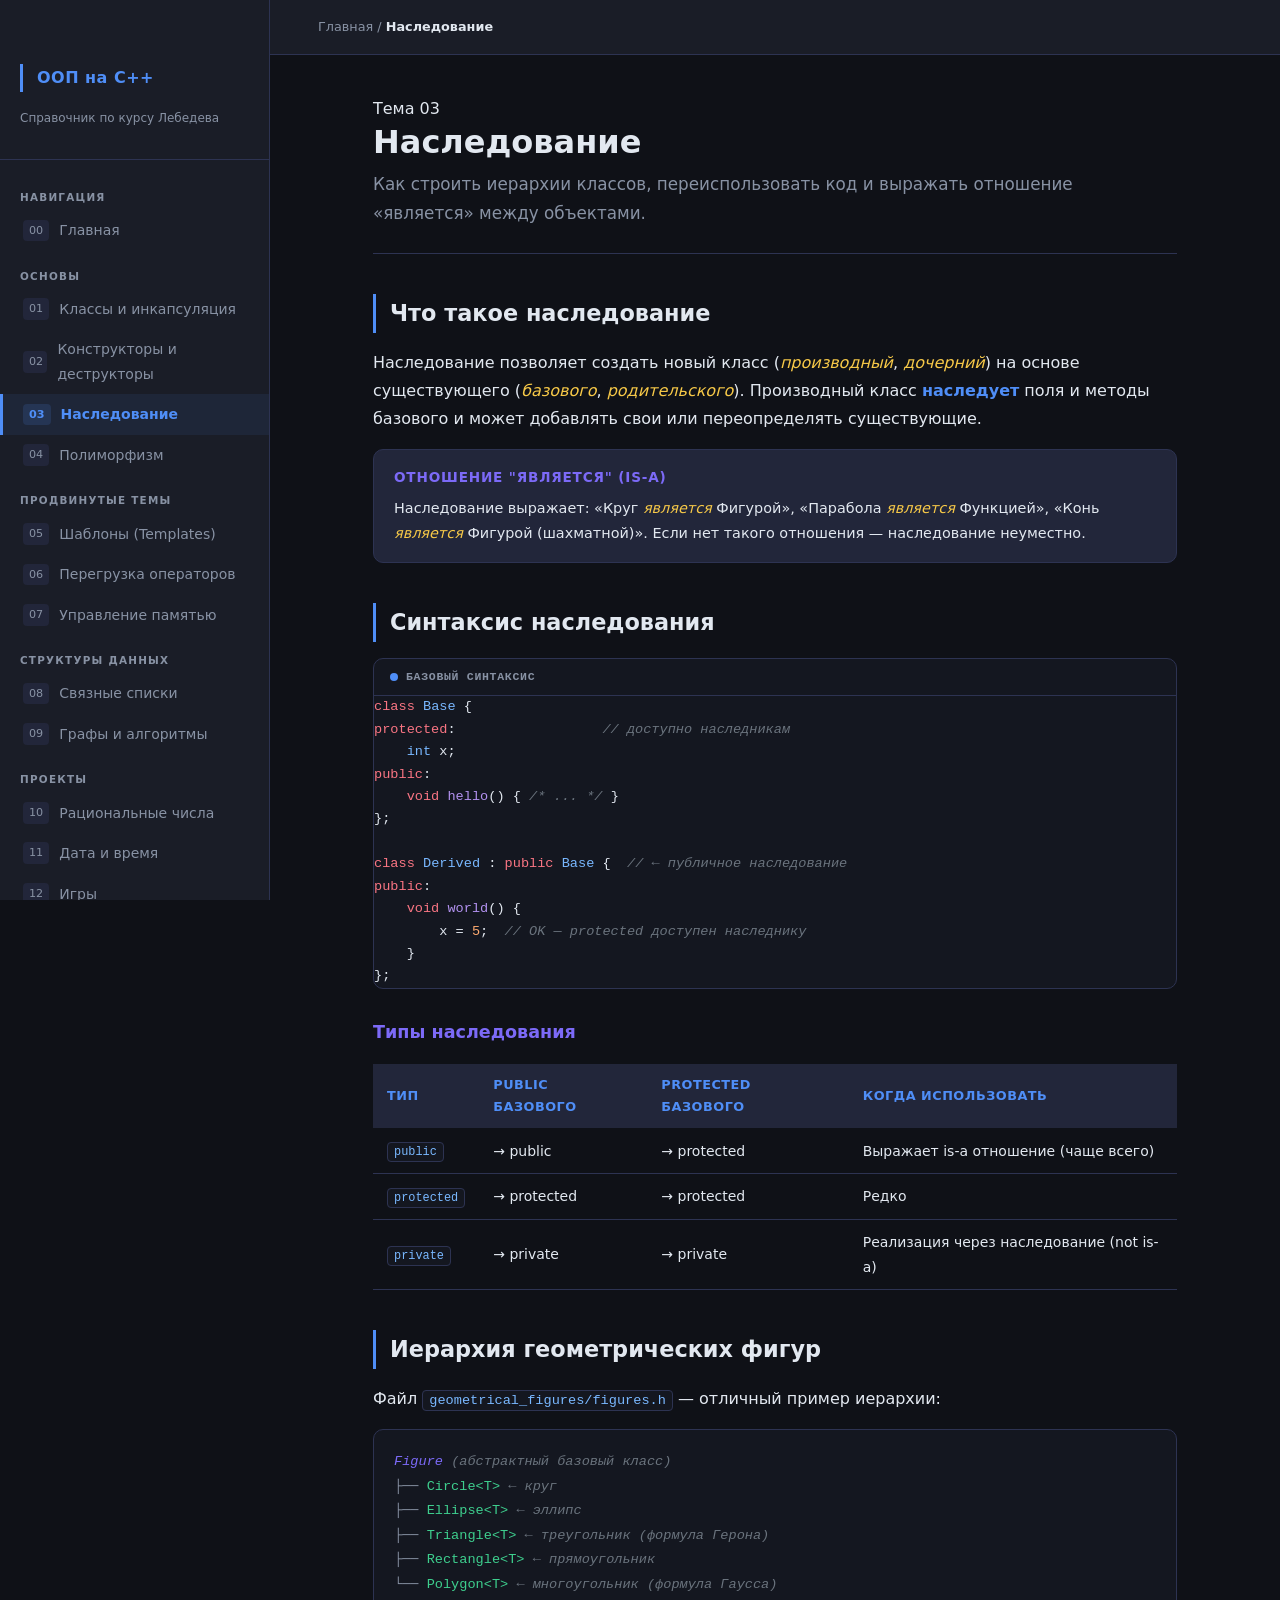
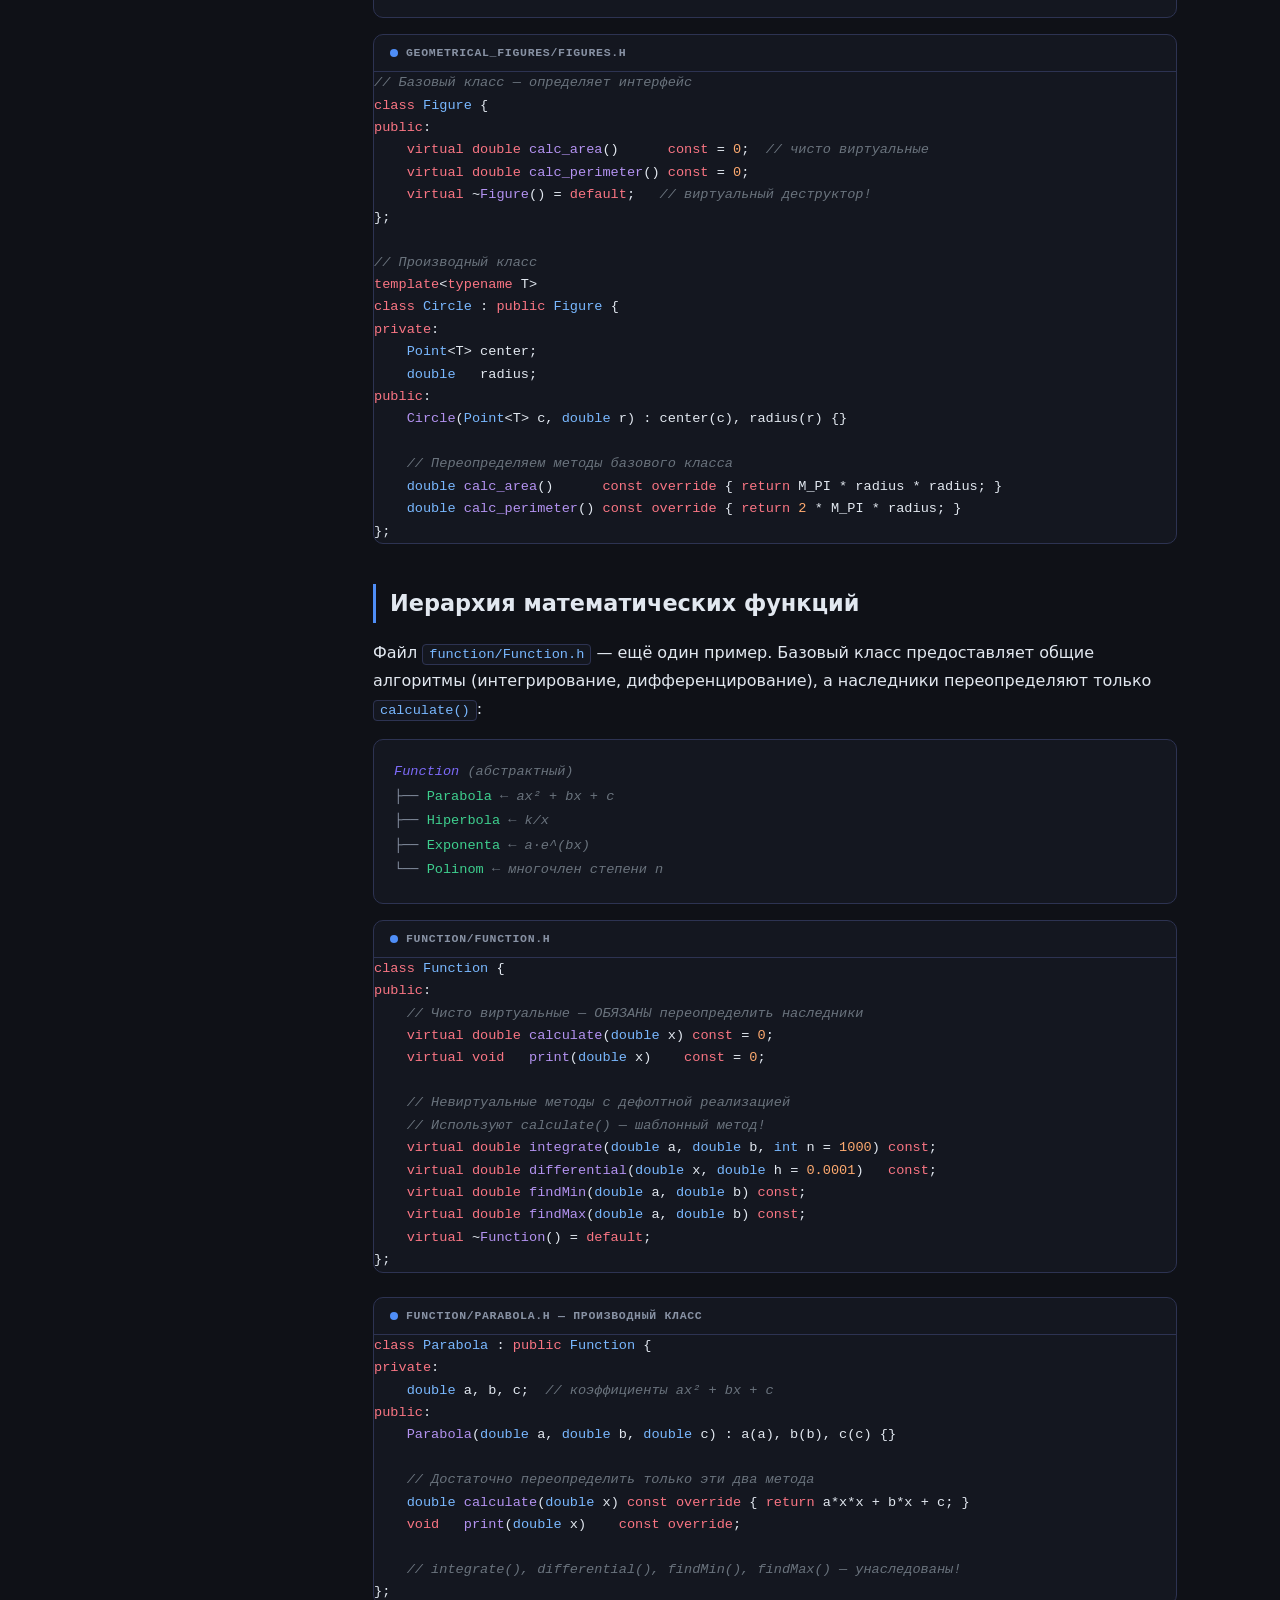
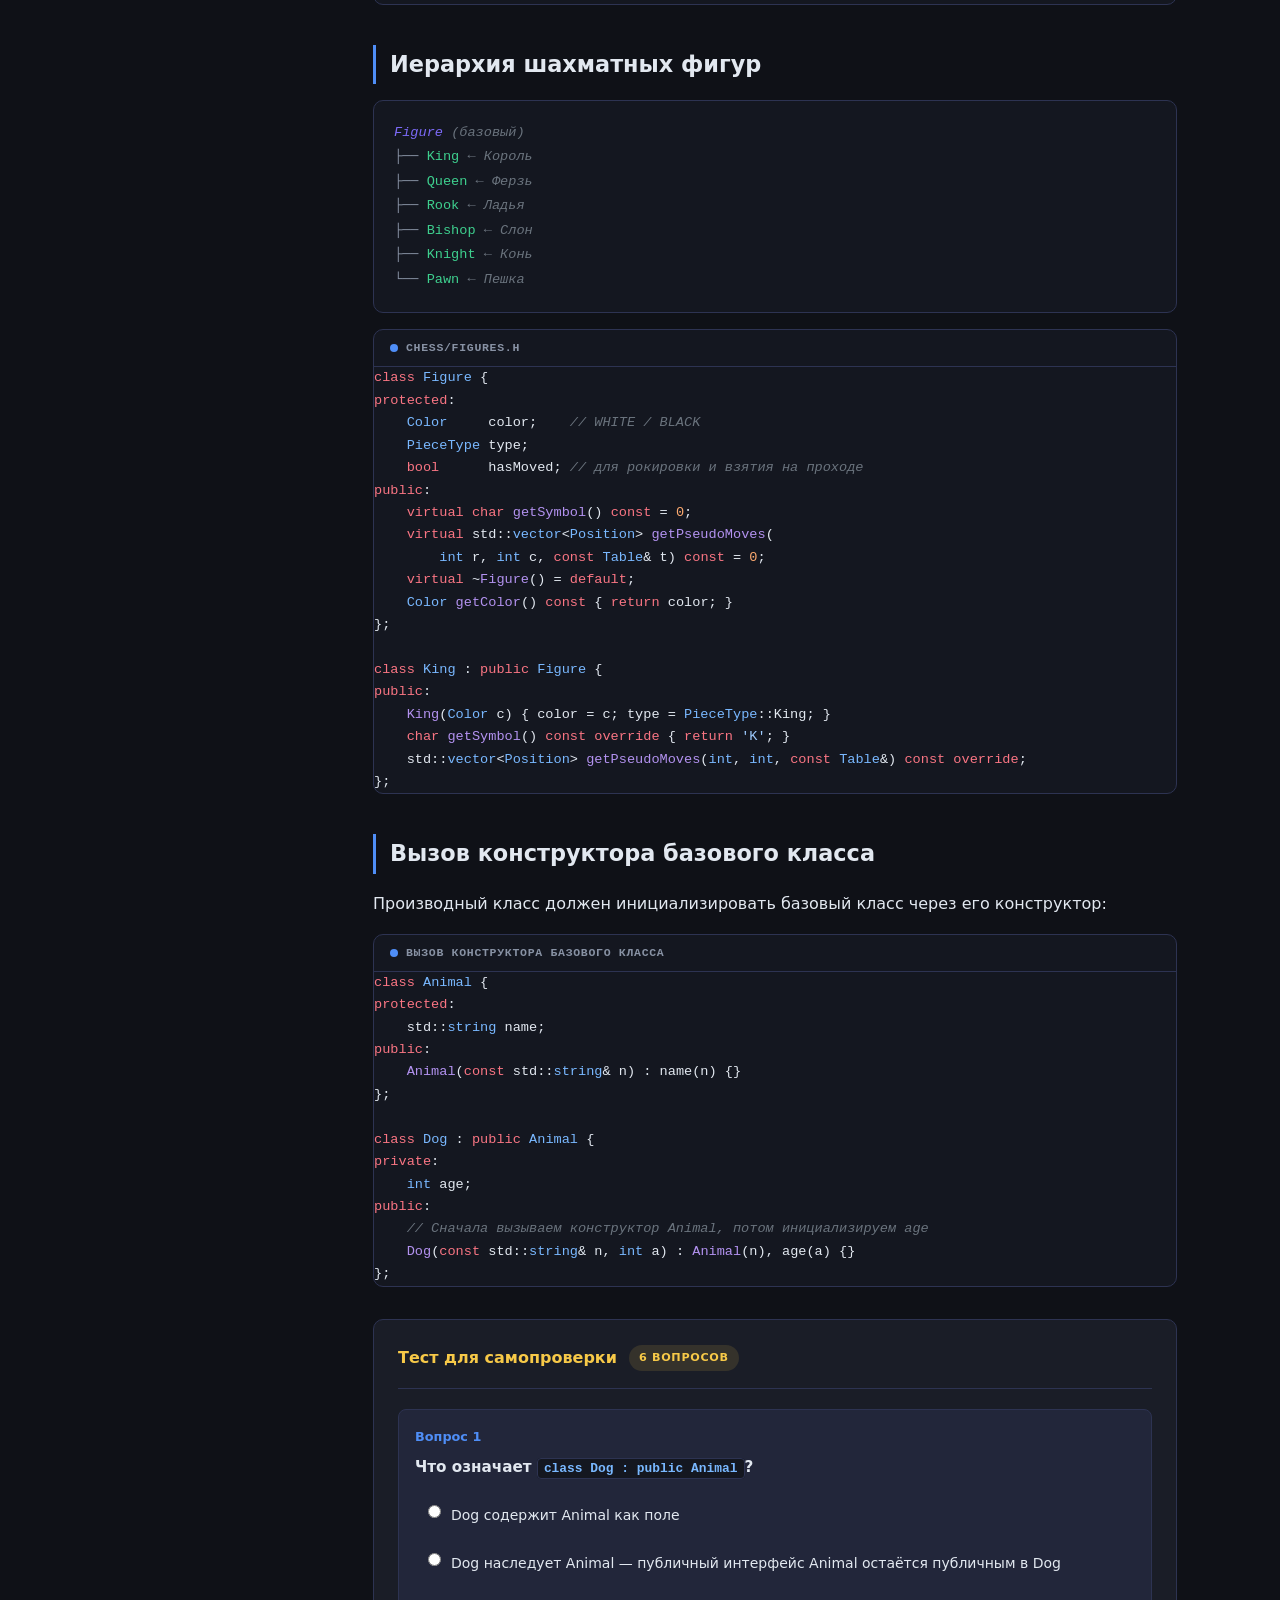
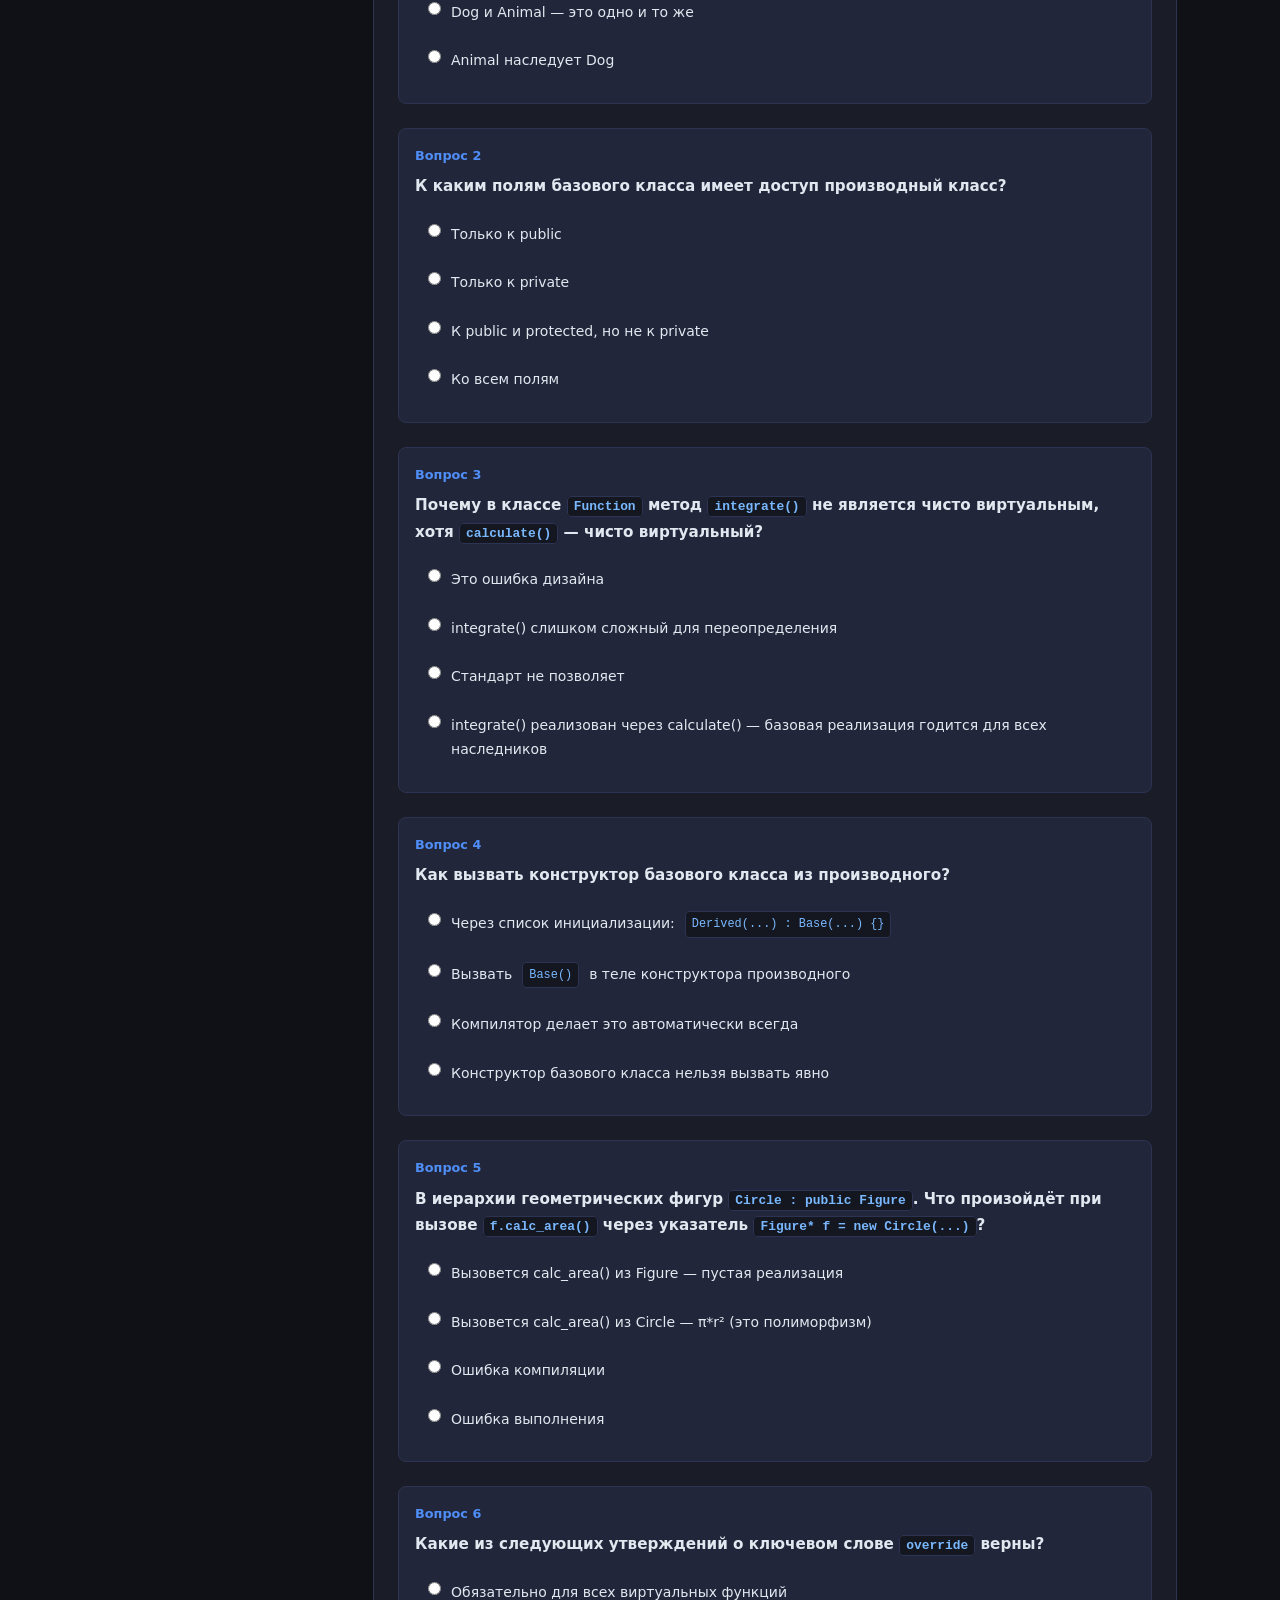
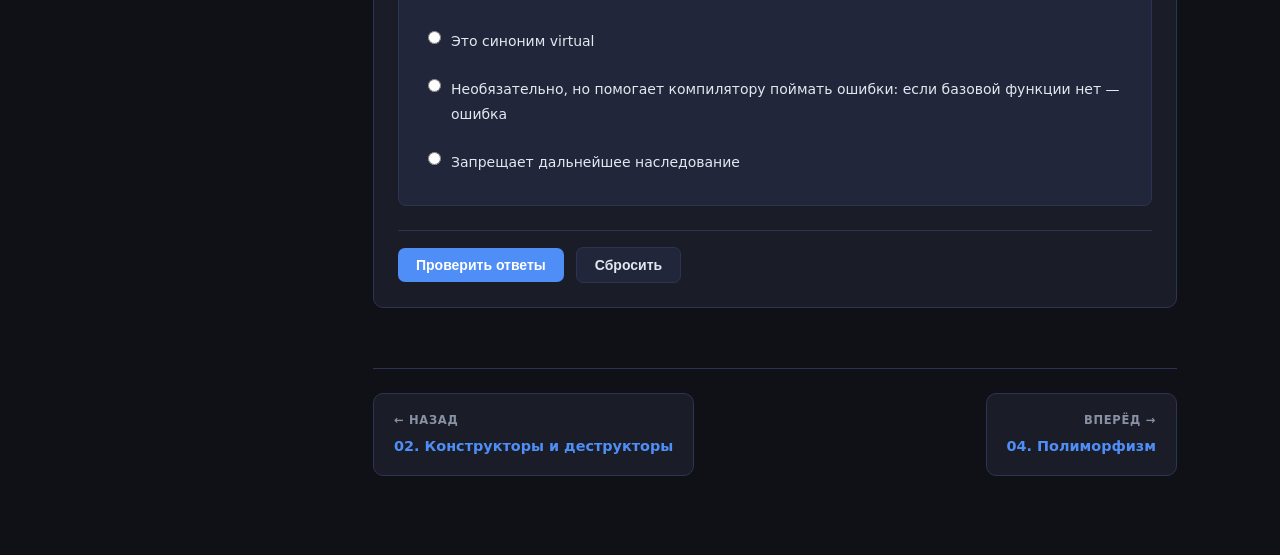
<file: guide/03_inheritance.html>
<!DOCTYPE html>
<html lang="ru">
<head>
<meta charset="UTF-8"/>
<meta name="viewport" content="width=device-width, initial-scale=1.0"/>
<title>03. Наследование — ООП C++</title>
<link rel="stylesheet" href="css/style.css"/>
</head>
<body>
<div class="layout">
<aside class="sidebar">
  <div class="sidebar-logo"><h2>ООП на C++</h2><p>Справочник по курсу Лебедева</p></div>
  <nav class="sidebar-nav">
    <div class="nav-section">Навигация</div>
    <a href="index.html"><span class="num">00</span> Главная</a>
    <div class="nav-section">Основы</div>
    <a href="01_classes.html"><span class="num">01</span> Классы и инкапсуляция</a>
    <a href="02_constructors.html"><span class="num">02</span> Конструкторы и деструкторы</a>
    <a href="03_inheritance.html" class="active"><span class="num">03</span> Наследование</a>
    <a href="04_polymorphism.html"><span class="num">04</span> Полиморфизм</a>
    <div class="nav-section">Продвинутые темы</div>
    <a href="05_templates.html"><span class="num">05</span> Шаблоны (Templates)</a>
    <a href="06_operators.html"><span class="num">06</span> Перегрузка операторов</a>
    <a href="07_memory.html"><span class="num">07</span> Управление памятью</a>
    <div class="nav-section">Структуры данных</div>
    <a href="08_lists.html"><span class="num">08</span> Связные списки</a>
    <a href="09_graphs.html"><span class="num">09</span> Графы и алгоритмы</a>
    <div class="nav-section">Проекты</div>
    <a href="10_rational.html"><span class="num">10</span> Рациональные числа</a>
    <a href="11_datetime.html"><span class="num">11</span> Дата и время</a>
    <a href="12_games.html"><span class="num">12</span> Игры</a>
  </nav>
</aside>
<main class="main">
  <div class="topbar">
    <span class="breadcrumb"><a href="index.html" style="color:var(--muted);text-decoration:none">Главная</a> / <span>Наследование</span></span>
  </div>
  <div class="content">

    <div class="tag">Тема 03</div>
    <h1>Наследование</h1>
    <p class="subtitle">Как строить иерархии классов, переиспользовать код и выражать отношение «является» между объектами.</p>

    <h2>Что такое наследование</h2>
    <p>Наследование позволяет создать новый класс (<em>производный</em>, <em>дочерний</em>) на основе существующего (<em>базового</em>, <em>родительского</em>). Производный класс <strong>наследует</strong> поля и методы базового и может добавлять свои или переопределять существующие.</p>

    <div class="def-box">
      <div class="def-term">Отношение "является" (is-a)</div>
      <p>Наследование выражает: «Круг <em>является</em> Фигурой», «Парабола <em>является</em> Функцией», «Конь <em>является</em> Фигурой (шахматной)». Если нет такого отношения — наследование неуместно.</p>
    </div>

    <h2>Синтаксис наследования</h2>

    <pre><div class="code-label">Базовый синтаксис</div><code><span class="kw">class</span> <span class="tp">Base</span> {
<span class="kw">protected</span>:                  <span class="cm">// доступно наследникам</span>
    <span class="tp">int</span> x;
<span class="kw">public</span>:
    <span class="kw">void</span> <span class="fn">hello</span>() { <span class="cm">/* ... */</span> }
};

<span class="kw">class</span> <span class="tp">Derived</span> : <span class="kw">public</span> <span class="tp">Base</span> {  <span class="cm">// ← публичное наследование</span>
<span class="kw">public</span>:
    <span class="kw">void</span> <span class="fn">world</span>() {
        x = <span class="nm">5</span>;  <span class="cm">// OK — protected доступен наследнику</span>
    }
};</code></pre>

    <h3>Типы наследования</h3>
    <table>
      <tr><th>Тип</th><th>public базового</th><th>protected базового</th><th>Когда использовать</th></tr>
      <tr><td><code>public</code></td><td>→ public</td><td>→ protected</td><td>Выражает is-a отношение (чаще всего)</td></tr>
      <tr><td><code>protected</code></td><td>→ protected</td><td>→ protected</td><td>Редко</td></tr>
      <tr><td><code>private</code></td><td>→ private</td><td>→ private</td><td>Реализация через наследование (not is-a)</td></tr>
    </table>

    <h2>Иерархия геометрических фигур</h2>
    <p>Файл <code>geometrical_figures/figures.h</code> — отличный пример иерархии:</p>

    <div class="tree">
<span class="abstract">Figure</span>  <span class="cm">(абстрактный базовый класс)</span><br>
├── <span class="leaf">Circle&lt;T&gt;</span>      <span class="cm">← круг</span><br>
├── <span class="leaf">Ellipse&lt;T&gt;</span>     <span class="cm">← эллипс</span><br>
├── <span class="leaf">Triangle&lt;T&gt;</span>    <span class="cm">← треугольник (формула Герона)</span><br>
├── <span class="leaf">Rectangle&lt;T&gt;</span>   <span class="cm">← прямоугольник</span><br>
└── <span class="leaf">Polygon&lt;T&gt;</span>     <span class="cm">← многоугольник (формула Гаусса)</span><br>
    </div>

    <pre><div class="code-label">geometrical_figures/figures.h</div><code><span class="cm">// Базовый класс — определяет интерфейс</span>
<span class="kw">class</span> <span class="tp">Figure</span> {
<span class="kw">public</span>:
    <span class="kw">virtual double</span> <span class="fn">calc_area</span>()      <span class="kw">const</span> = <span class="nm">0</span>;  <span class="cm">// чисто виртуальные</span>
    <span class="kw">virtual double</span> <span class="fn">calc_perimeter</span>() <span class="kw">const</span> = <span class="nm">0</span>;
    <span class="kw">virtual</span> ~<span class="fn">Figure</span>() = <span class="kw">default</span>;   <span class="cm">// виртуальный деструктор!</span>
};

<span class="cm">// Производный класс</span>
<span class="kw">template</span>&lt;<span class="kw">typename</span> T&gt;
<span class="kw">class</span> <span class="tp">Circle</span> : <span class="kw">public</span> <span class="tp">Figure</span> {
<span class="kw">private</span>:
    <span class="tp">Point</span>&lt;T&gt; center;
    <span class="tp">double</span>   radius;
<span class="kw">public</span>:
    <span class="fn">Circle</span>(<span class="tp">Point</span>&lt;T&gt; c, <span class="tp">double</span> r) : center(c), radius(r) {}

    <span class="cm">// Переопределяем методы базового класса</span>
    <span class="tp">double</span> <span class="fn">calc_area</span>()      <span class="kw">const override</span> { <span class="kw">return</span> M_PI * radius * radius; }
    <span class="tp">double</span> <span class="fn">calc_perimeter</span>() <span class="kw">const override</span> { <span class="kw">return</span> <span class="nm">2</span> * M_PI * radius; }
};</code></pre>

    <h2>Иерархия математических функций</h2>
    <p>Файл <code>function/Function.h</code> — ещё один пример. Базовый класс предоставляет общие алгоритмы (интегрирование, дифференцирование), а наследники переопределяют только <code>calculate()</code>:</p>

    <div class="tree">
<span class="abstract">Function</span>  <span class="cm">(абстрактный)</span><br>
├── <span class="leaf">Parabola</span>    <span class="cm">← ax² + bx + c</span><br>
├── <span class="leaf">Hiperbola</span>   <span class="cm">← k/x</span><br>
├── <span class="leaf">Exponenta</span>   <span class="cm">← a·e^(bx)</span><br>
└── <span class="leaf">Polinom</span>     <span class="cm">← многочлен степени n</span><br>
    </div>

    <pre><div class="code-label">function/Function.h</div><code><span class="kw">class</span> <span class="tp">Function</span> {
<span class="kw">public</span>:
    <span class="cm">// Чисто виртуальные — ОБЯЗАНЫ переопределить наследники</span>
    <span class="kw">virtual double</span> <span class="fn">calculate</span>(<span class="tp">double</span> x) <span class="kw">const</span> = <span class="nm">0</span>;
    <span class="kw">virtual void</span>   <span class="fn">print</span>(<span class="tp">double</span> x)    <span class="kw">const</span> = <span class="nm">0</span>;

    <span class="cm">// Невиртуальные методы с дефолтной реализацией</span>
    <span class="cm">// Используют calculate() — шаблонный метод!</span>
    <span class="kw">virtual double</span> <span class="fn">integrate</span>(<span class="tp">double</span> a, <span class="tp">double</span> b, <span class="tp">int</span> n = <span class="nm">1000</span>) <span class="kw">const</span>;
    <span class="kw">virtual double</span> <span class="fn">differential</span>(<span class="tp">double</span> x, <span class="tp">double</span> h = <span class="nm">0.0001</span>)   <span class="kw">const</span>;
    <span class="kw">virtual double</span> <span class="fn">findMin</span>(<span class="tp">double</span> a, <span class="tp">double</span> b) <span class="kw">const</span>;
    <span class="kw">virtual double</span> <span class="fn">findMax</span>(<span class="tp">double</span> a, <span class="tp">double</span> b) <span class="kw">const</span>;
    <span class="kw">virtual</span> ~<span class="fn">Function</span>() = <span class="kw">default</span>;
};</code></pre>

    <pre><div class="code-label">function/Parabola.h — производный класс</div><code><span class="kw">class</span> <span class="tp">Parabola</span> : <span class="kw">public</span> <span class="tp">Function</span> {
<span class="kw">private</span>:
    <span class="tp">double</span> a, b, c;  <span class="cm">// коэффициенты ax² + bx + c</span>
<span class="kw">public</span>:
    <span class="fn">Parabola</span>(<span class="tp">double</span> a, <span class="tp">double</span> b, <span class="tp">double</span> c) : a(a), b(b), c(c) {}

    <span class="cm">// Достаточно переопределить только эти два метода</span>
    <span class="tp">double</span> <span class="fn">calculate</span>(<span class="tp">double</span> x) <span class="kw">const override</span> { <span class="kw">return</span> a*x*x + b*x + c; }
    <span class="kw">void</span>   <span class="fn">print</span>(<span class="tp">double</span> x)    <span class="kw">const override</span>;

    <span class="cm">// integrate(), differential(), findMin(), findMax() — унаследованы!</span>
};</code></pre>

    <h2>Иерархия шахматных фигур</h2>

    <div class="tree">
<span class="abstract">Figure</span>  <span class="cm">(базовый)</span><br>
├── <span class="leaf">King</span>    <span class="cm">← Король</span><br>
├── <span class="leaf">Queen</span>   <span class="cm">← Ферзь</span><br>
├── <span class="leaf">Rook</span>    <span class="cm">← Ладья</span><br>
├── <span class="leaf">Bishop</span>  <span class="cm">← Слон</span><br>
├── <span class="leaf">Knight</span>  <span class="cm">← Конь</span><br>
└── <span class="leaf">Pawn</span>    <span class="cm">← Пешка</span><br>
    </div>

    <pre><div class="code-label">chess/figures.h</div><code><span class="kw">class</span> <span class="tp">Figure</span> {
<span class="kw">protected</span>:
    <span class="tp">Color</span>     color;    <span class="cm">// WHITE / BLACK</span>
    <span class="tp">PieceType</span> type;
    <span class="kw">bool</span>      hasMoved; <span class="cm">// для рокировки и взятия на проходе</span>
<span class="kw">public</span>:
    <span class="kw">virtual char</span> <span class="fn">getSymbol</span>() <span class="kw">const</span> = <span class="nm">0</span>;
    <span class="kw">virtual</span> std::<span class="tp">vector</span>&lt;<span class="tp">Position</span>&gt; <span class="fn">getPseudoMoves</span>(
        <span class="tp">int</span> r, <span class="tp">int</span> c, <span class="kw">const</span> <span class="tp">Table</span>&amp; t) <span class="kw">const</span> = <span class="nm">0</span>;
    <span class="kw">virtual</span> ~<span class="fn">Figure</span>() = <span class="kw">default</span>;
    <span class="tp">Color</span> <span class="fn">getColor</span>() <span class="kw">const</span> { <span class="kw">return</span> color; }
};

<span class="kw">class</span> <span class="tp">King</span> : <span class="kw">public</span> <span class="tp">Figure</span> {
<span class="kw">public</span>:
    <span class="fn">King</span>(<span class="tp">Color</span> c) { color = c; type = <span class="tp">PieceType</span>::King; }
    <span class="kw">char</span> <span class="fn">getSymbol</span>() <span class="kw">const override</span> { <span class="kw">return</span> <span class="st">'K'</span>; }
    std::<span class="tp">vector</span>&lt;<span class="tp">Position</span>&gt; <span class="fn">getPseudoMoves</span>(<span class="tp">int</span>, <span class="tp">int</span>, <span class="kw">const</span> <span class="tp">Table</span>&amp;) <span class="kw">const override</span>;
};</code></pre>

    <h2>Вызов конструктора базового класса</h2>
    <p>Производный класс должен инициализировать базовый класс через его конструктор:</p>

    <pre><div class="code-label">Вызов конструктора базового класса</div><code><span class="kw">class</span> <span class="tp">Animal</span> {
<span class="kw">protected</span>:
    std::<span class="tp">string</span> name;
<span class="kw">public</span>:
    <span class="fn">Animal</span>(<span class="kw">const</span> std::<span class="tp">string</span>&amp; n) : name(n) {}
};

<span class="kw">class</span> <span class="tp">Dog</span> : <span class="kw">public</span> <span class="tp">Animal</span> {
<span class="kw">private</span>:
    <span class="tp">int</span> age;
<span class="kw">public</span>:
    <span class="cm">// Сначала вызываем конструктор Animal, потом инициализируем age</span>
    <span class="fn">Dog</span>(<span class="kw">const</span> std::<span class="tp">string</span>&amp; n, <span class="tp">int</span> a) : <span class="fn">Animal</span>(n), age(a) {}
};</code></pre>

    <!-- QUIZ -->
    <div class="quiz-block" id="quiz03">
      <div class="quiz-header">
        <h3>Тест для самопроверки</h3>
        <span class="badge">6 вопросов</span>
      </div>

      <div class="question" data-correct="b">
        <span class="q-num">Вопрос 1</span>
        <p>Что означает <code>class Dog : public Animal</code>?</p>
        <div class="options">
          <label><input type="radio" name="q1" value="a"/> Dog содержит Animal как поле</label>
          <label><input type="radio" name="q1" value="b"/> Dog наследует Animal — публичный интерфейс Animal остаётся публичным в Dog</label>
          <label><input type="radio" name="q1" value="c"/> Dog и Animal — это одно и то же</label>
          <label><input type="radio" name="q1" value="d"/> Animal наследует Dog</label>
        </div>
        <div class="explanation">Публичное наследование (<code>: public Base</code>) — самый распространённый вид. Оно означает отношение "является": Dog является Animal. Публичные и protected члены Animal остаются с теми же правами доступа в Dog.</div>
      </div>

      <div class="question" data-correct="c">
        <span class="q-num">Вопрос 2</span>
        <p>К каким полям базового класса имеет доступ производный класс?</p>
        <div class="options">
          <label><input type="radio" name="q2" value="a"/> Только к public</label>
          <label><input type="radio" name="q2" value="b"/> Только к private</label>
          <label><input type="radio" name="q2" value="c"/> К public и protected, но не к private</label>
          <label><input type="radio" name="q2" value="d"/> Ко всем полям</label>
        </div>
        <div class="explanation">Производный класс имеет доступ к <code>public</code> и <code>protected</code> членам базового. <code>private</code> члены скрыты даже от наследников — это важная часть инкапсуляции.</div>
      </div>

      <div class="question" data-correct="d">
        <span class="q-num">Вопрос 3</span>
        <p>Почему в классе <code>Function</code> метод <code>integrate()</code> не является чисто виртуальным, хотя <code>calculate()</code> — чисто виртуальный?</p>
        <div class="options">
          <label><input type="radio" name="q3" value="a"/> Это ошибка дизайна</label>
          <label><input type="radio" name="q3" value="b"/> integrate() слишком сложный для переопределения</label>
          <label><input type="radio" name="q3" value="c"/> Стандарт не позволяет</label>
          <label><input type="radio" name="q3" value="d"/> integrate() реализован через calculate() — базовая реализация годится для всех наследников</label>
        </div>
        <div class="explanation">Это паттерн <em>Template Method</em>: базовый класс предоставляет алгоритм (метод трапеций), который внутри вызывает <code>calculate()</code>. Наследники определяют только <code>calculate()</code>, а интегрирование работает автоматически.</div>
      </div>

      <div class="question" data-correct="a">
        <span class="q-num">Вопрос 4</span>
        <p>Как вызвать конструктор базового класса из производного?</p>
        <div class="options">
          <label><input type="radio" name="q4" value="a"/> Через список инициализации: <code>Derived(...) : Base(...) {}</code></label>
          <label><input type="radio" name="q4" value="b"/> Вызвать <code>Base()</code> в теле конструктора производного</label>
          <label><input type="radio" name="q4" value="c"/> Компилятор делает это автоматически всегда</label>
          <label><input type="radio" name="q4" value="d"/> Конструктор базового класса нельзя вызвать явно</label>
        </div>
        <div class="explanation">Конструктор базового класса вызывается из списка инициализации производного конструктора. Если не вызвать явно, компилятор вызовет конструктор по умолчанию базового — и если его нет, будет ошибка компиляции.</div>
      </div>

      <div class="question" data-correct="b">
        <span class="q-num">Вопрос 5</span>
        <p>В иерархии геометрических фигур <code>Circle : public Figure</code>. Что произойдёт при вызове <code>f.calc_area()</code> через указатель <code>Figure* f = new Circle(...)</code>?</p>
        <div class="options">
          <label><input type="radio" name="q5" value="a"/> Вызовется calc_area() из Figure — пустая реализация</label>
          <label><input type="radio" name="q5" value="b"/> Вызовется calc_area() из Circle — π*r² (это полиморфизм)</label>
          <label><input type="radio" name="q5" value="c"/> Ошибка компиляции</label>
          <label><input type="radio" name="q5" value="d"/> Ошибка выполнения</label>
        </div>
        <div class="explanation">Виртуальные функции (virtual) разрешаются <em>динамически</em> — в runtime по реальному типу объекта, а не по типу указателя. Это и есть полиморфизм. О нём подробнее — в следующей теме.</div>
      </div>

      <div class="question" data-correct="c">
        <span class="q-num">Вопрос 6</span>
        <p>Какие из следующих утверждений о ключевом слове <code>override</code> верны?</p>
        <div class="options">
          <label><input type="radio" name="q6" value="a"/> Обязательно для всех виртуальных функций</label>
          <label><input type="radio" name="q6" value="b"/> Это синоним virtual</label>
          <label><input type="radio" name="q6" value="c"/> Необязательно, но помогает компилятору поймать ошибки: если базовой функции нет — ошибка</label>
          <label><input type="radio" name="q6" value="d"/> Запрещает дальнейшее наследование</label>
        </div>
        <div class="explanation"><code>override</code> — необязательный, но полезный спецификатор (C++11). Если написать <code>void foo() override</code>, а в базовом классе нет virtual <code>foo()</code> с такой же сигнатурой — ошибка компиляции. Это защищает от опечаток.</div>
      </div>

      <div class="quiz-actions">
        <button class="btn btn-primary check-btn">Проверить ответы</button>
        <button class="btn btn-secondary reset-btn">Сбросить</button>
        <span class="score-display"></span>
      </div>
    </div>

    <div class="page-nav">
      <a href="02_constructors.html">
        <span class="nav-dir">← Назад</span>
        <span class="nav-title">02. Конструкторы и деструкторы</span>
      </a>
      <a href="04_polymorphism.html" class="next">
        <span class="nav-dir">Вперёд →</span>
        <span class="nav-title">04. Полиморфизм</span>
      </a>
    </div>
  </div>
</main>
</div>
<script src="js/quiz.js"></script>
</body>
</html>
</file>
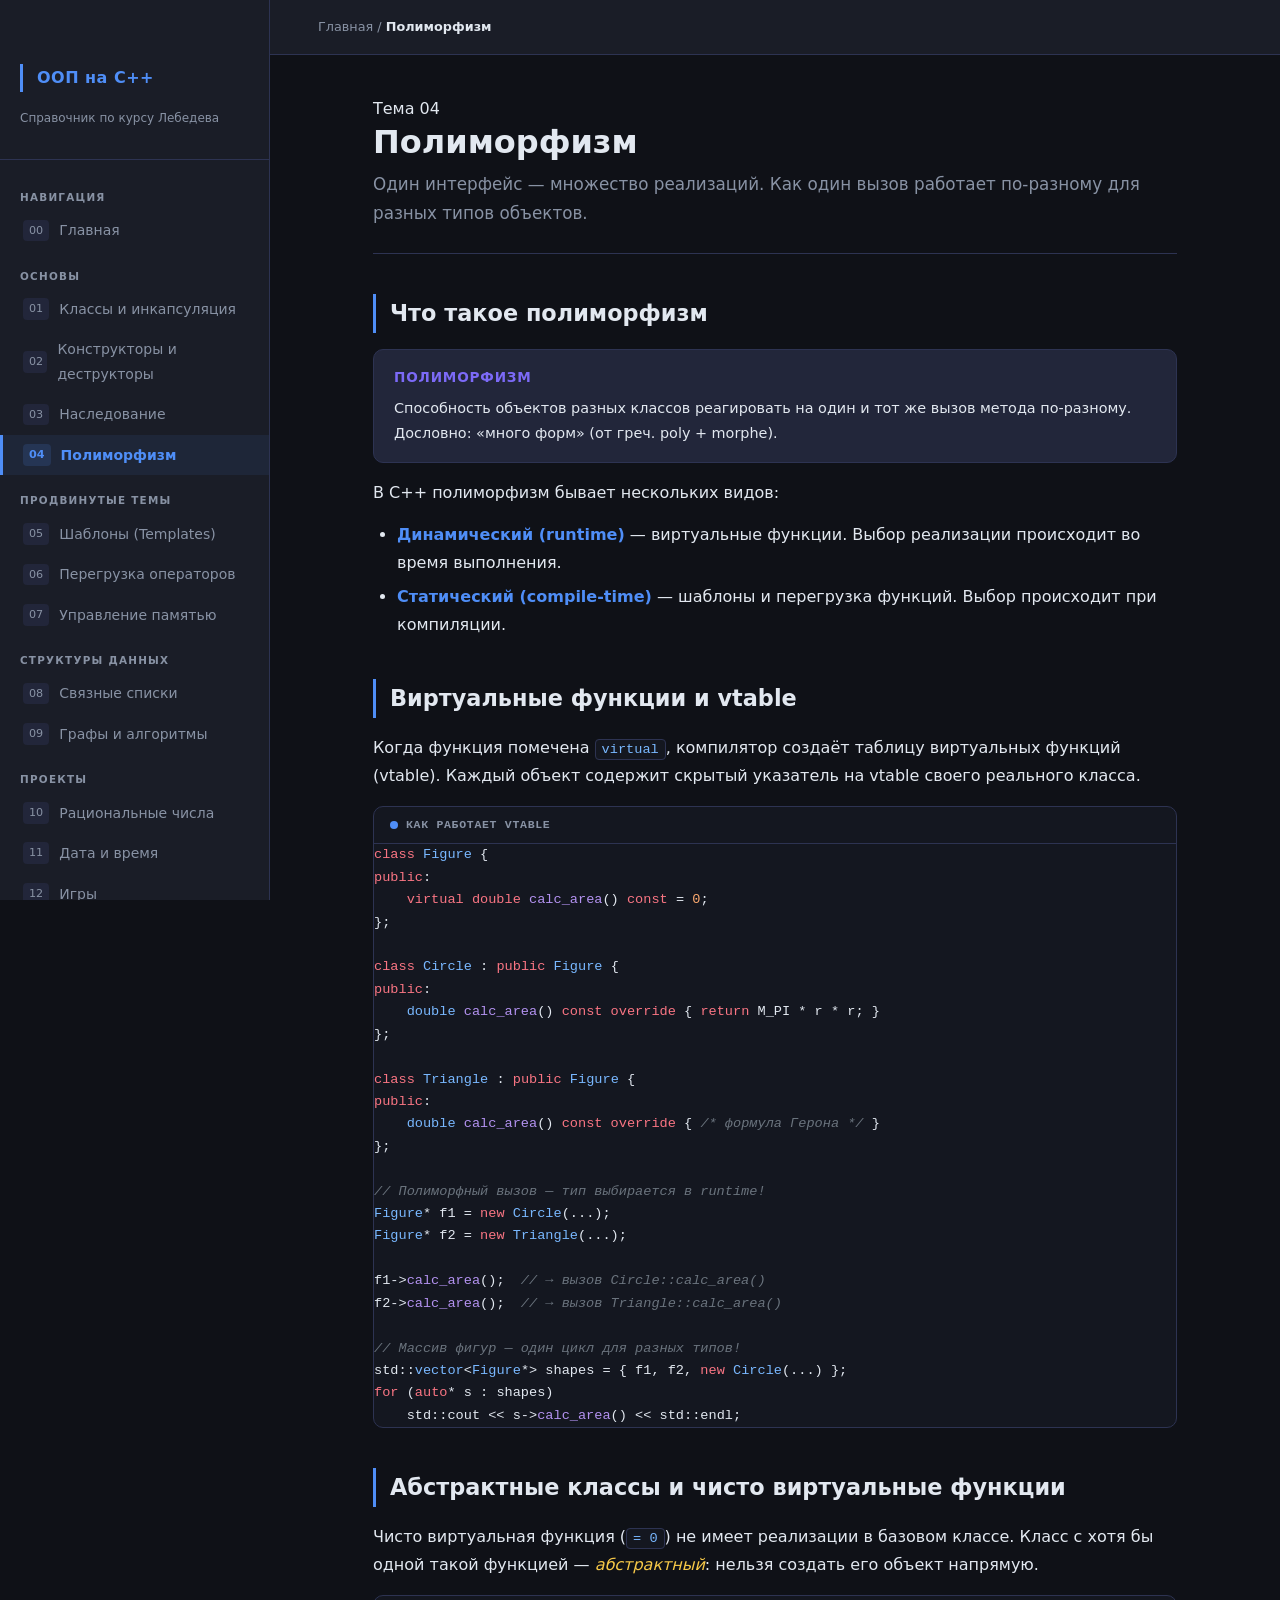
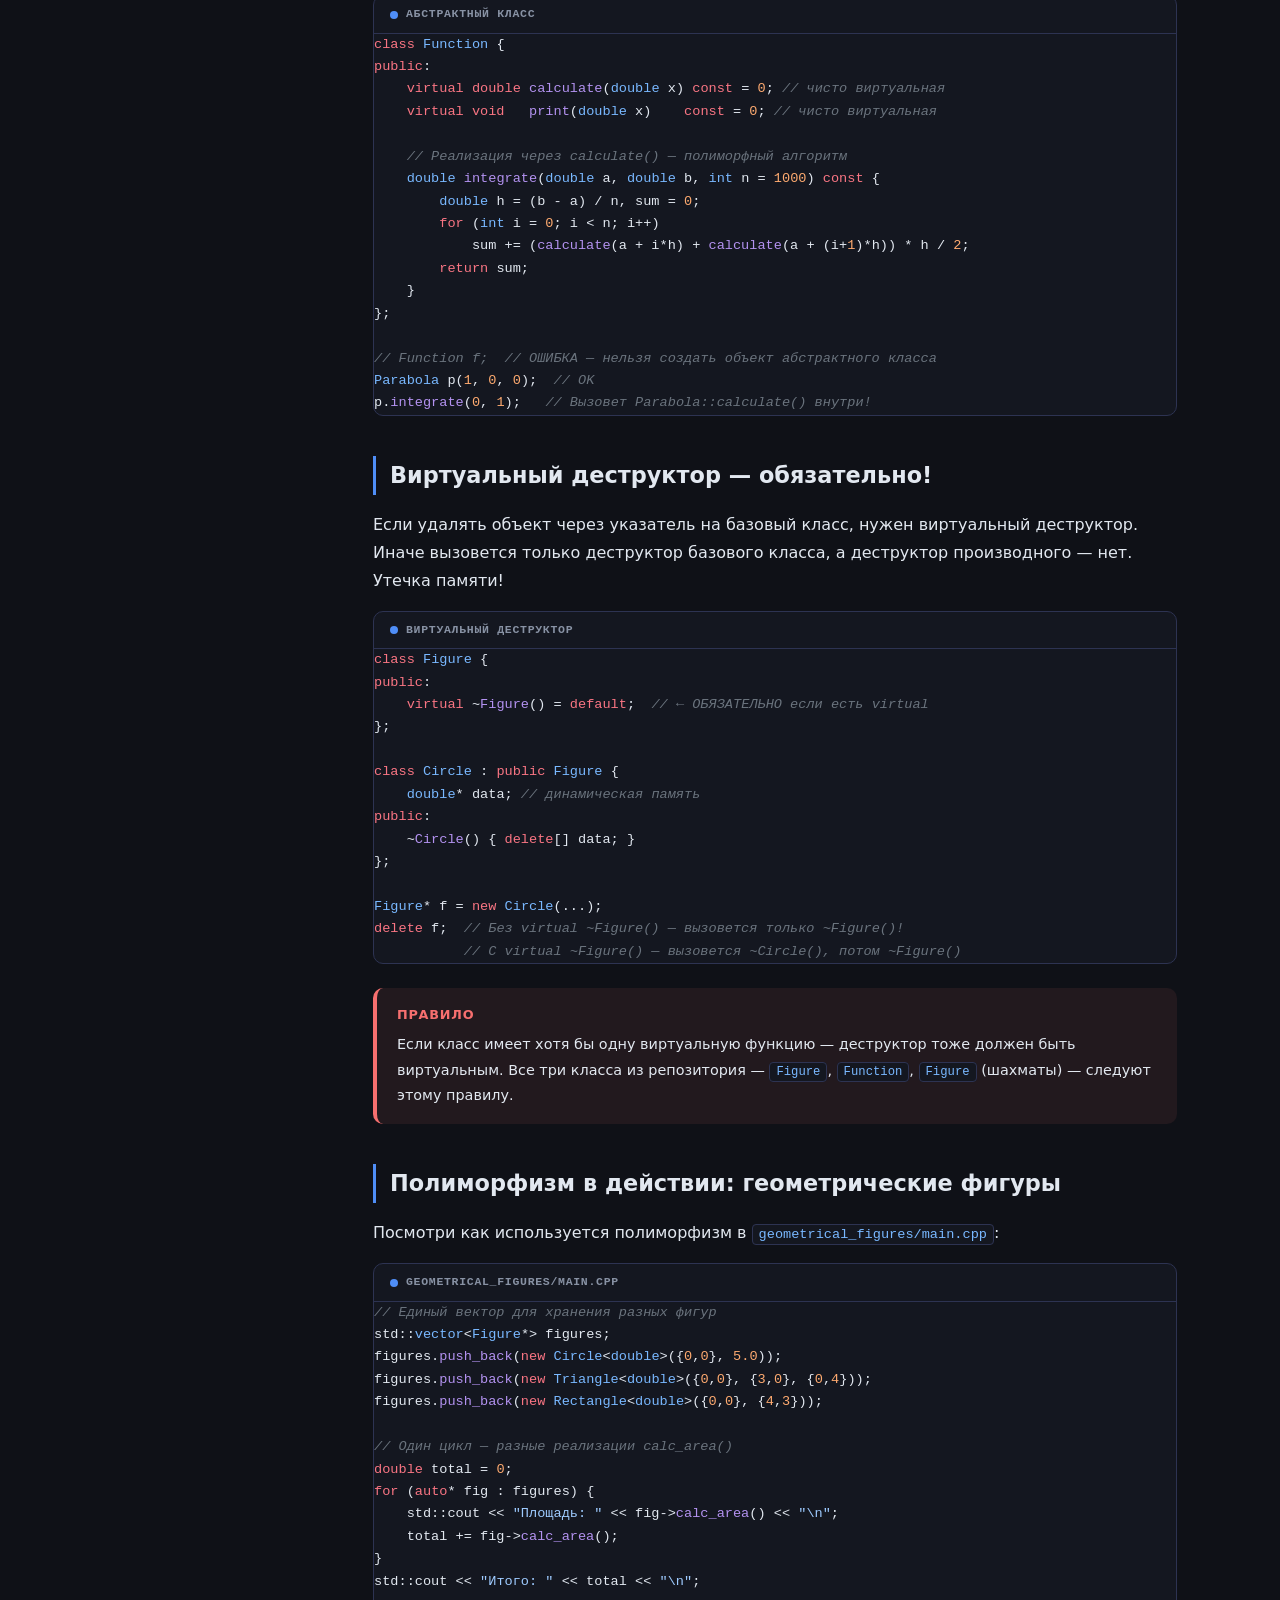
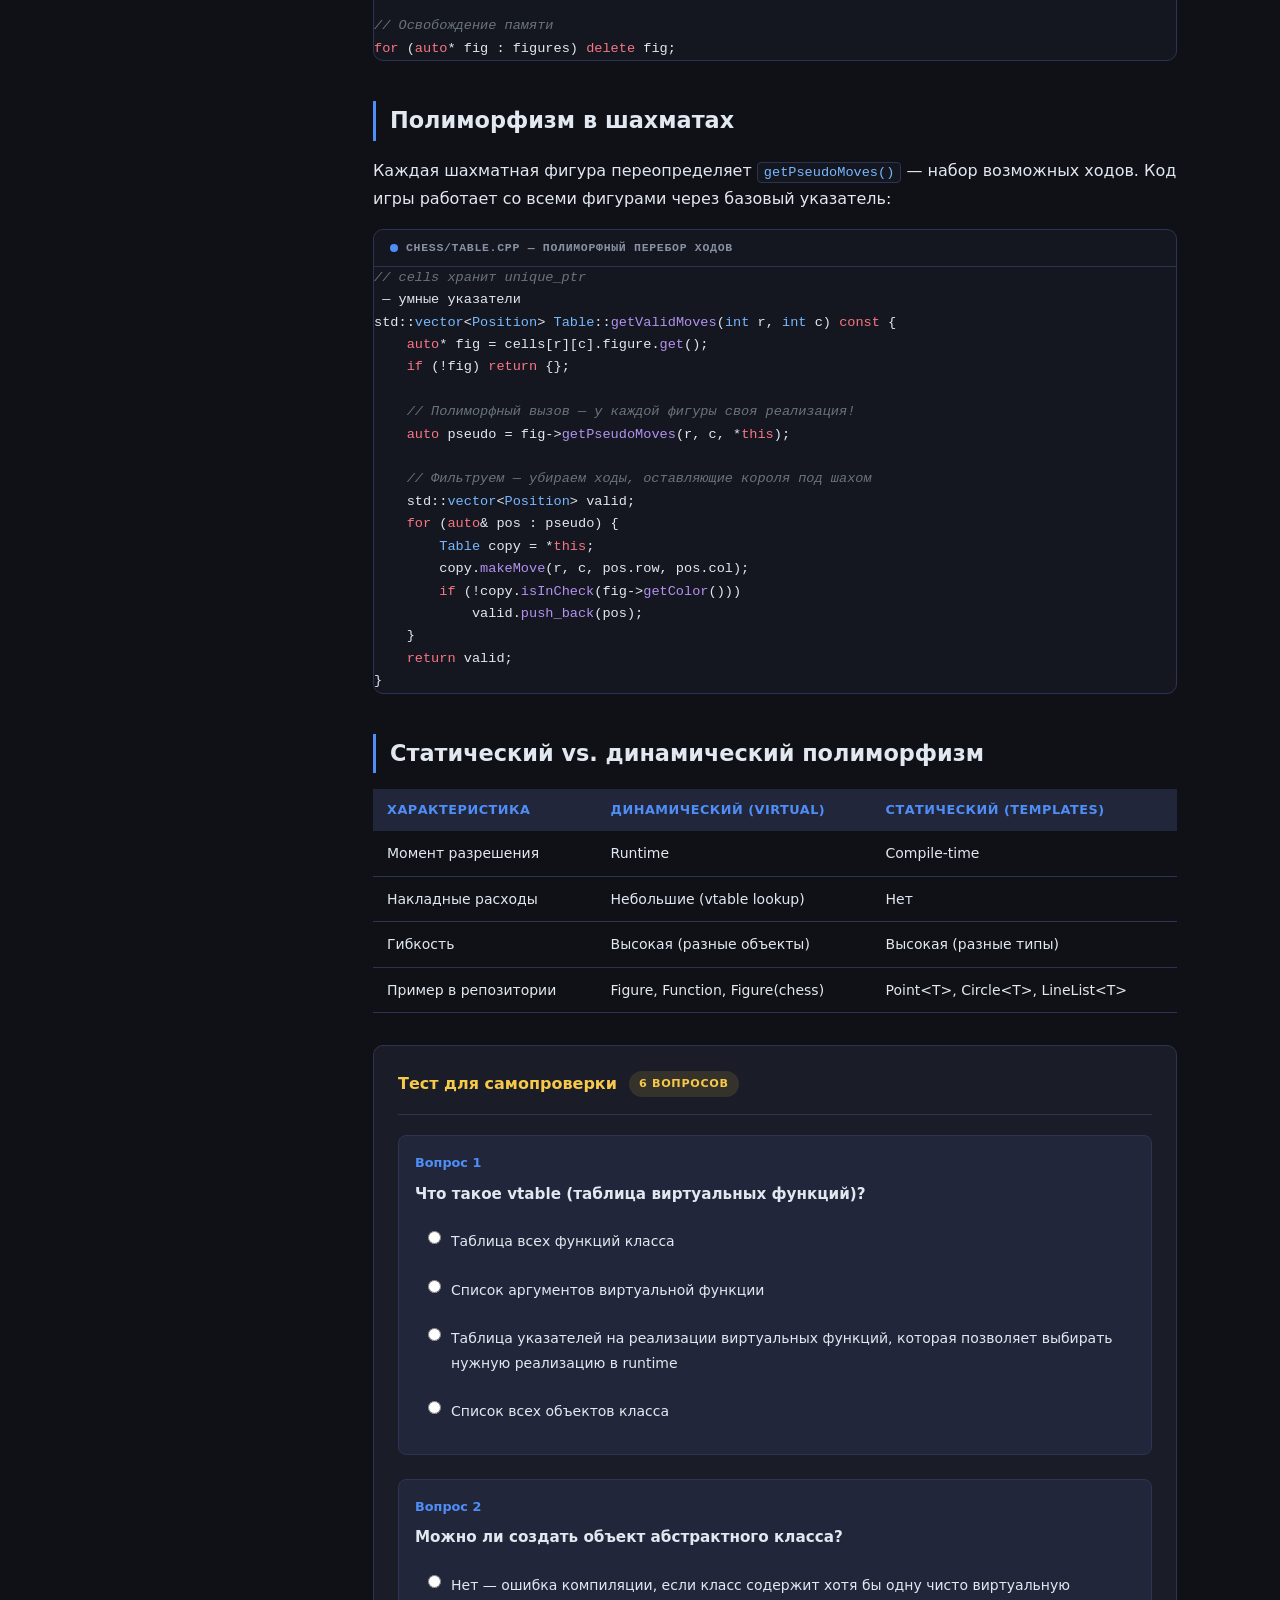
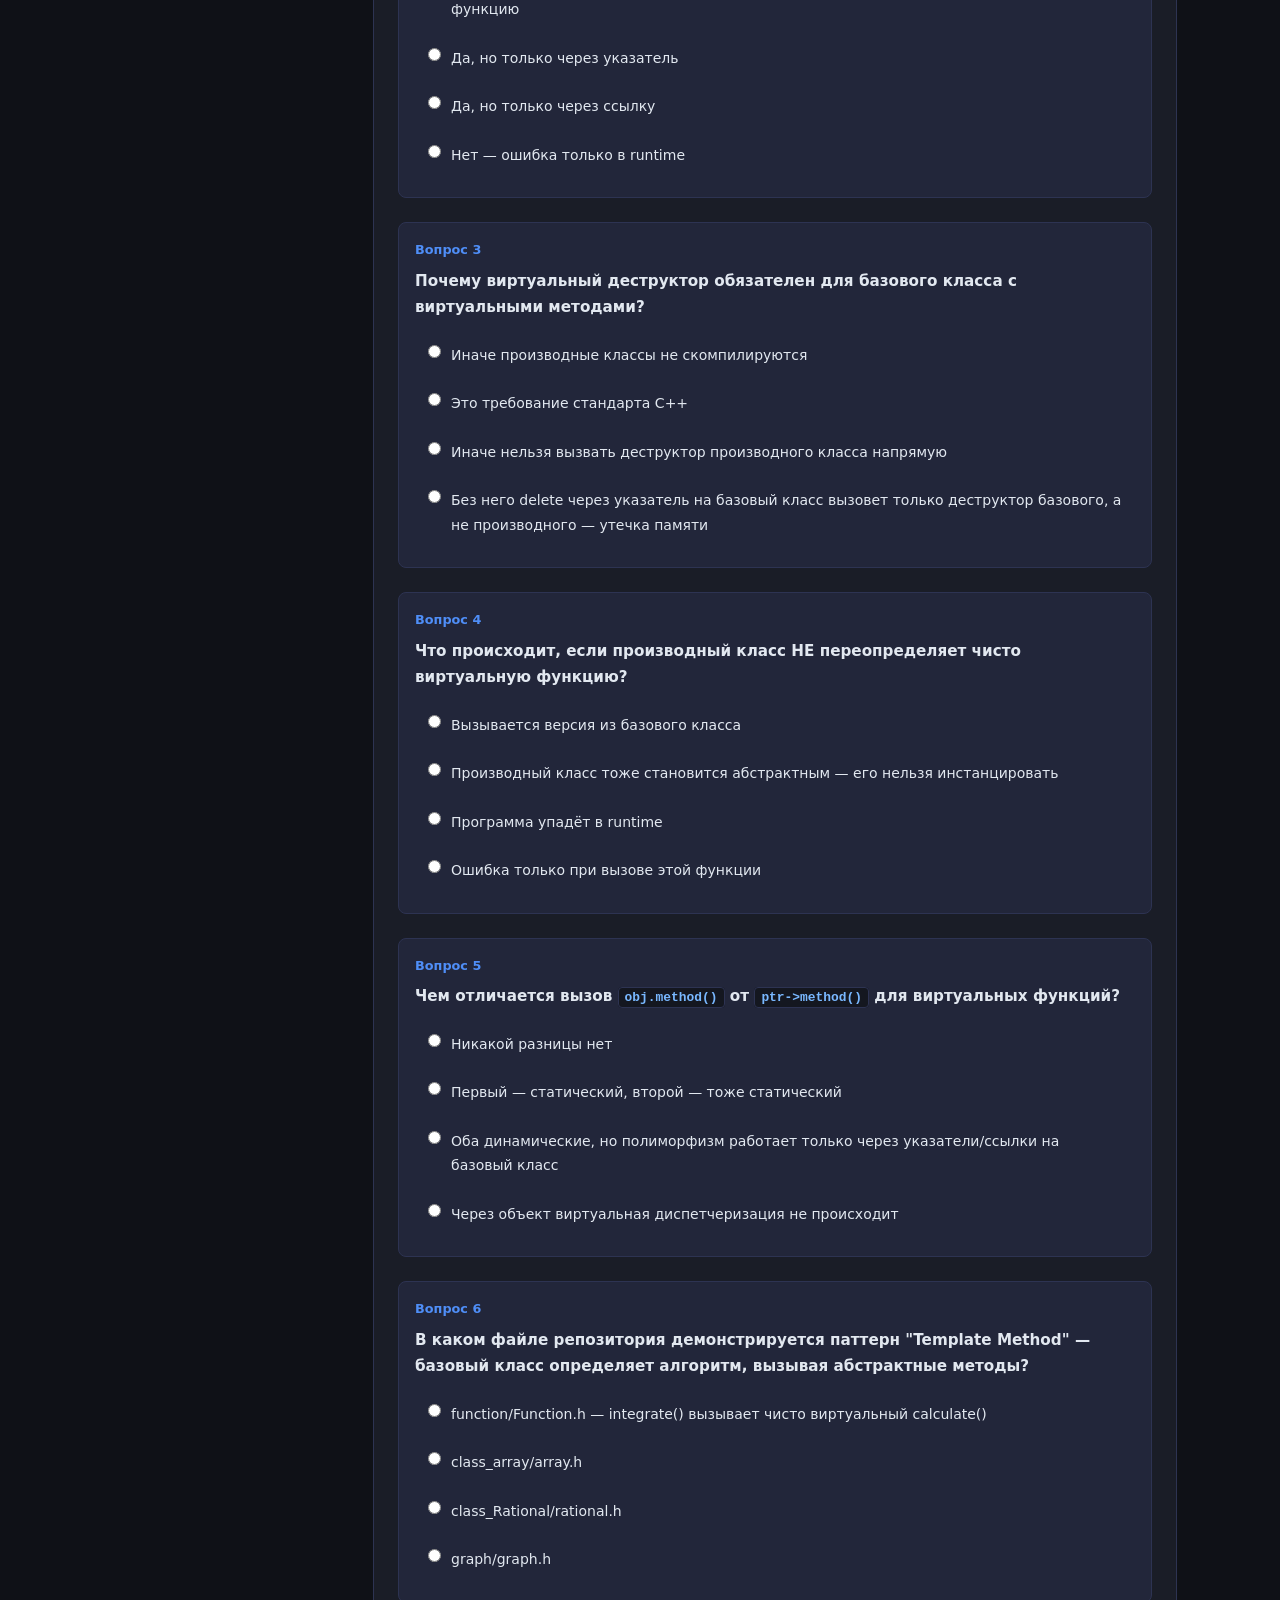
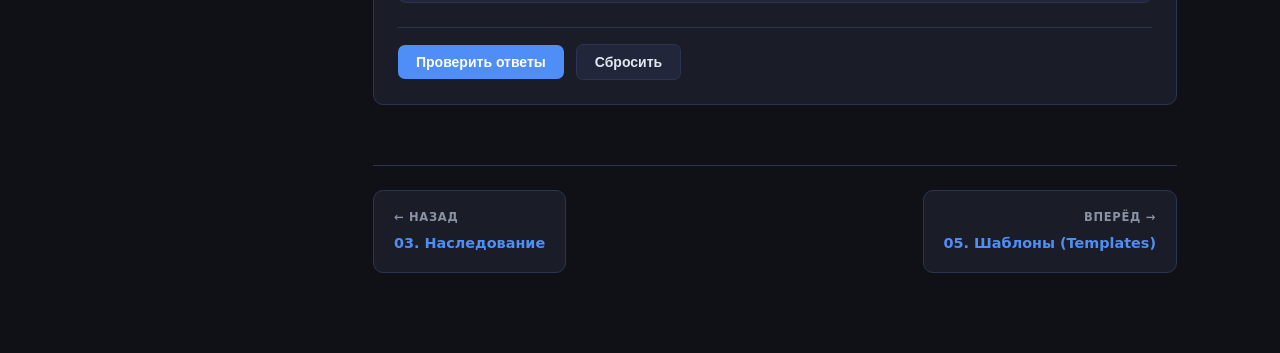
<file: guide/04_polymorphism.html>
<!DOCTYPE html>
<html lang="ru">
<head>
<meta charset="UTF-8"/>
<meta name="viewport" content="width=device-width, initial-scale=1.0"/>
<title>04. Полиморфизм — ООП C++</title>
<link rel="stylesheet" href="css/style.css"/>
</head>
<body>
<div class="layout">
<aside class="sidebar">
  <div class="sidebar-logo"><h2>ООП на C++</h2><p>Справочник по курсу Лебедева</p></div>
  <nav class="sidebar-nav">
    <div class="nav-section">Навигация</div>
    <a href="index.html"><span class="num">00</span> Главная</a>
    <div class="nav-section">Основы</div>
    <a href="01_classes.html"><span class="num">01</span> Классы и инкапсуляция</a>
    <a href="02_constructors.html"><span class="num">02</span> Конструкторы и деструкторы</a>
    <a href="03_inheritance.html"><span class="num">03</span> Наследование</a>
    <a href="04_polymorphism.html" class="active"><span class="num">04</span> Полиморфизм</a>
    <div class="nav-section">Продвинутые темы</div>
    <a href="05_templates.html"><span class="num">05</span> Шаблоны (Templates)</a>
    <a href="06_operators.html"><span class="num">06</span> Перегрузка операторов</a>
    <a href="07_memory.html"><span class="num">07</span> Управление памятью</a>
    <div class="nav-section">Структуры данных</div>
    <a href="08_lists.html"><span class="num">08</span> Связные списки</a>
    <a href="09_graphs.html"><span class="num">09</span> Графы и алгоритмы</a>
    <div class="nav-section">Проекты</div>
    <a href="10_rational.html"><span class="num">10</span> Рациональные числа</a>
    <a href="11_datetime.html"><span class="num">11</span> Дата и время</a>
    <a href="12_games.html"><span class="num">12</span> Игры</a>
  </nav>
</aside>
<main class="main">
  <div class="topbar">
    <span class="breadcrumb"><a href="index.html" style="color:var(--muted);text-decoration:none">Главная</a> / <span>Полиморфизм</span></span>
  </div>
  <div class="content">

    <div class="tag">Тема 04</div>
    <h1>Полиморфизм</h1>
    <p class="subtitle">Один интерфейс — множество реализаций. Как один вызов работает по-разному для разных типов объектов.</p>

    <h2>Что такое полиморфизм</h2>
    <div class="def-box">
      <div class="def-term">Полиморфизм</div>
      <p>Способность объектов разных классов реагировать на один и тот же вызов метода по-разному. Дословно: «много форм» (от греч. poly + morphe).</p>
    </div>

    <p>В C++ полиморфизм бывает нескольких видов:</p>
    <ul>
      <li><strong>Динамический (runtime)</strong> — виртуальные функции. Выбор реализации происходит во время выполнения.</li>
      <li><strong>Статический (compile-time)</strong> — шаблоны и перегрузка функций. Выбор происходит при компиляции.</li>
    </ul>

    <h2>Виртуальные функции и vtable</h2>
    <p>Когда функция помечена <code>virtual</code>, компилятор создаёт таблицу виртуальных функций (vtable). Каждый объект содержит скрытый указатель на vtable своего реального класса.</p>

    <pre><div class="code-label">Как работает vtable</div><code><span class="kw">class</span> <span class="tp">Figure</span> {
<span class="kw">public</span>:
    <span class="kw">virtual double</span> <span class="fn">calc_area</span>() <span class="kw">const</span> = <span class="nm">0</span>;
};

<span class="kw">class</span> <span class="tp">Circle</span> : <span class="kw">public</span> <span class="tp">Figure</span> {
<span class="kw">public</span>:
    <span class="tp">double</span> <span class="fn">calc_area</span>() <span class="kw">const override</span> { <span class="kw">return</span> M_PI * r * r; }
};

<span class="kw">class</span> <span class="tp">Triangle</span> : <span class="kw">public</span> <span class="tp">Figure</span> {
<span class="kw">public</span>:
    <span class="tp">double</span> <span class="fn">calc_area</span>() <span class="kw">const override</span> { <span class="cm">/* формула Герона */</span> }
};

<span class="cm">// Полиморфный вызов — тип выбирается в runtime!</span>
<span class="tp">Figure</span>* f1 = <span class="kw">new</span> <span class="tp">Circle</span>(...);
<span class="tp">Figure</span>* f2 = <span class="kw">new</span> <span class="tp">Triangle</span>(...);

f1-&gt;<span class="fn">calc_area</span>();  <span class="cm">// → вызов Circle::calc_area()</span>
f2-&gt;<span class="fn">calc_area</span>();  <span class="cm">// → вызов Triangle::calc_area()</span>

<span class="cm">// Массив фигур — один цикл для разных типов!</span>
std::<span class="tp">vector</span>&lt;<span class="tp">Figure</span>*&gt; shapes = { f1, f2, <span class="kw">new</span> <span class="tp">Circle</span>(...) };
<span class="kw">for</span> (<span class="kw">auto</span>* s : shapes)
    std::cout &lt;&lt; s-&gt;<span class="fn">calc_area</span>() &lt;&lt; std::endl;</code></pre>

    <h2>Абстрактные классы и чисто виртуальные функции</h2>
    <p>Чисто виртуальная функция (<code>= 0</code>) не имеет реализации в базовом классе. Класс с хотя бы одной такой функцией — <em>абстрактный</em>: нельзя создать его объект напрямую.</p>

    <pre><div class="code-label">Абстрактный класс</div><code><span class="kw">class</span> <span class="tp">Function</span> {
<span class="kw">public</span>:
    <span class="kw">virtual double</span> <span class="fn">calculate</span>(<span class="tp">double</span> x) <span class="kw">const</span> = <span class="nm">0</span>; <span class="cm">// чисто виртуальная</span>
    <span class="kw">virtual void</span>   <span class="fn">print</span>(<span class="tp">double</span> x)    <span class="kw">const</span> = <span class="nm">0</span>; <span class="cm">// чисто виртуальная</span>

    <span class="cm">// Реализация через calculate() — полиморфный алгоритм</span>
    <span class="tp">double</span> <span class="fn">integrate</span>(<span class="tp">double</span> a, <span class="tp">double</span> b, <span class="tp">int</span> n = <span class="nm">1000</span>) <span class="kw">const</span> {
        <span class="tp">double</span> h = (b - a) / n, sum = <span class="nm">0</span>;
        <span class="kw">for</span> (<span class="tp">int</span> i = <span class="nm">0</span>; i &lt; n; i++)
            sum += (<span class="fn">calculate</span>(a + i*h) + <span class="fn">calculate</span>(a + (i+<span class="nm">1</span>)*h)) * h / <span class="nm">2</span>;
        <span class="kw">return</span> sum;
    }
};

<span class="cm">// Function f;  // ОШИБКА — нельзя создать объект абстрактного класса</span>
<span class="tp">Parabola</span> p(<span class="nm">1</span>, <span class="nm">0</span>, <span class="nm">0</span>);  <span class="cm">// OK</span>
p.<span class="fn">integrate</span>(<span class="nm">0</span>, <span class="nm">1</span>);   <span class="cm">// Вызовет Parabola::calculate() внутри!</span></code></pre>

    <h2>Виртуальный деструктор — обязательно!</h2>
    <p>Если удалять объект через указатель на базовый класс, нужен виртуальный деструктор. Иначе вызовется только деструктор базового класса, а деструктор производного — нет. Утечка памяти!</p>

    <pre><div class="code-label">Виртуальный деструктор</div><code><span class="kw">class</span> <span class="tp">Figure</span> {
<span class="kw">public</span>:
    <span class="kw">virtual</span> ~<span class="fn">Figure</span>() = <span class="kw">default</span>;  <span class="cm">// ← ОБЯЗАТЕЛЬНО если есть virtual</span>
};

<span class="kw">class</span> <span class="tp">Circle</span> : <span class="kw">public</span> <span class="tp">Figure</span> {
    <span class="tp">double</span>* data; <span class="cm">// динамическая память</span>
<span class="kw">public</span>:
    ~<span class="fn">Circle</span>() { <span class="kw">delete</span>[] data; }
};

<span class="tp">Figure</span>* f = <span class="kw">new</span> <span class="tp">Circle</span>(...);
<span class="kw">delete</span> f;  <span class="cm">// Без virtual ~Figure() — вызовется только ~Figure()!</span>
           <span class="cm">// С virtual ~Figure() — вызовется ~Circle(), потом ~Figure()</span></code></pre>

    <div class="callout danger">
      <div class="callout-title">Правило</div>
      Если класс имеет хотя бы одну виртуальную функцию — деструктор тоже должен быть виртуальным. Все три класса из репозитория — <code>Figure</code>, <code>Function</code>, <code>Figure</code> (шахматы) — следуют этому правилу.
    </div>

    <h2>Полиморфизм в действии: геометрические фигуры</h2>
    <p>Посмотри как используется полиморфизм в <code>geometrical_figures/main.cpp</code>:</p>

    <pre><div class="code-label">geometrical_figures/main.cpp</div><code><span class="cm">// Единый вектор для хранения разных фигур</span>
std::<span class="tp">vector</span>&lt;<span class="tp">Figure</span>*&gt; figures;
figures.<span class="fn">push_back</span>(<span class="kw">new</span> <span class="tp">Circle</span>&lt;<span class="tp">double</span>&gt;({<span class="nm">0</span>,<span class="nm">0</span>}, <span class="nm">5.0</span>));
figures.<span class="fn">push_back</span>(<span class="kw">new</span> <span class="tp">Triangle</span>&lt;<span class="tp">double</span>&gt;({<span class="nm">0</span>,<span class="nm">0</span>}, {<span class="nm">3</span>,<span class="nm">0</span>}, {<span class="nm">0</span>,<span class="nm">4</span>}));
figures.<span class="fn">push_back</span>(<span class="kw">new</span> <span class="tp">Rectangle</span>&lt;<span class="tp">double</span>&gt;({<span class="nm">0</span>,<span class="nm">0</span>}, {<span class="nm">4</span>,<span class="nm">3</span>}));

<span class="cm">// Один цикл — разные реализации calc_area()</span>
<span class="kw">double</span> total = <span class="nm">0</span>;
<span class="kw">for</span> (<span class="kw">auto</span>* fig : figures) {
    std::cout &lt;&lt; <span class="st">"Площадь: "</span> &lt;&lt; fig-&gt;<span class="fn">calc_area</span>() &lt;&lt; <span class="st">"\n"</span>;
    total += fig-&gt;<span class="fn">calc_area</span>();
}
std::cout &lt;&lt; <span class="st">"Итого: "</span> &lt;&lt; total &lt;&lt; <span class="st">"\n"</span>;

<span class="cm">// Освобождение памяти</span>
<span class="kw">for</span> (<span class="kw">auto</span>* fig : figures) <span class="kw">delete</span> fig;</code></pre>

    <h2>Полиморфизм в шахматах</h2>
    <p>Каждая шахматная фигура переопределяет <code>getPseudoMoves()</code> — набор возможных ходов. Код игры работает со всеми фигурами через базовый указатель:</p>

    <pre><div class="code-label">chess/table.cpp — полиморфный перебор ходов</div><code><span class="cm">// cells хранит unique_ptr<Figure> — умные указатели</span>
std::<span class="tp">vector</span>&lt;<span class="tp">Position</span>&gt; <span class="tp">Table</span>::<span class="fn">getValidMoves</span>(<span class="tp">int</span> r, <span class="tp">int</span> c) <span class="kw">const</span> {
    <span class="kw">auto</span>* fig = cells[r][c].figure.<span class="fn">get</span>();
    <span class="kw">if</span> (!fig) <span class="kw">return</span> {};

    <span class="cm">// Полиморфный вызов — у каждой фигуры своя реализация!</span>
    <span class="kw">auto</span> pseudo = fig-&gt;<span class="fn">getPseudoMoves</span>(r, c, *<span class="kw">this</span>);

    <span class="cm">// Фильтруем — убираем ходы, оставляющие короля под шахом</span>
    std::<span class="tp">vector</span>&lt;<span class="tp">Position</span>&gt; valid;
    <span class="kw">for</span> (<span class="kw">auto</span>&amp; pos : pseudo) {
        <span class="tp">Table</span> copy = *<span class="kw">this</span>;
        copy.<span class="fn">makeMove</span>(r, c, pos.row, pos.col);
        <span class="kw">if</span> (!copy.<span class="fn">isInCheck</span>(fig-&gt;<span class="fn">getColor</span>()))
            valid.<span class="fn">push_back</span>(pos);
    }
    <span class="kw">return</span> valid;
}</code></pre>

    <h2>Статический vs. динамический полиморфизм</h2>
    <table>
      <tr><th>Характеристика</th><th>Динамический (virtual)</th><th>Статический (templates)</th></tr>
      <tr><td>Момент разрешения</td><td>Runtime</td><td>Compile-time</td></tr>
      <tr><td>Накладные расходы</td><td>Небольшие (vtable lookup)</td><td>Нет</td></tr>
      <tr><td>Гибкость</td><td>Высокая (разные объекты)</td><td>Высокая (разные типы)</td></tr>
      <tr><td>Пример в репозитории</td><td>Figure, Function, Figure(chess)</td><td>Point&lt;T&gt;, Circle&lt;T&gt;, LineList&lt;T&gt;</td></tr>
    </table>

    <!-- QUIZ -->
    <div class="quiz-block" id="quiz04">
      <div class="quiz-header">
        <h3>Тест для самопроверки</h3>
        <span class="badge">6 вопросов</span>
      </div>

      <div class="question" data-correct="c">
        <span class="q-num">Вопрос 1</span>
        <p>Что такое vtable (таблица виртуальных функций)?</p>
        <div class="options">
          <label><input type="radio" name="q1" value="a"/> Таблица всех функций класса</label>
          <label><input type="radio" name="q1" value="b"/> Список аргументов виртуальной функции</label>
          <label><input type="radio" name="q1" value="c"/> Таблица указателей на реализации виртуальных функций, которая позволяет выбирать нужную реализацию в runtime</label>
          <label><input type="radio" name="q1" value="d"/> Список всех объектов класса</label>
        </div>
        <div class="explanation">Компилятор создаёт vtable для каждого класса с виртуальными функциями. Каждый объект хранит скрытый указатель (vptr) на vtable своего реального класса. При вызове виртуальной функции используется этот указатель для нахождения нужной реализации.</div>
      </div>

      <div class="question" data-correct="a">
        <span class="q-num">Вопрос 2</span>
        <p>Можно ли создать объект абстрактного класса?</p>
        <div class="options">
          <label><input type="radio" name="q2" value="a"/> Нет — ошибка компиляции, если класс содержит хотя бы одну чисто виртуальную функцию</label>
          <label><input type="radio" name="q2" value="b"/> Да, но только через указатель</label>
          <label><input type="radio" name="q2" value="c"/> Да, но только через ссылку</label>
          <label><input type="radio" name="q2" value="d"/> Нет — ошибка только в runtime</label>
        </div>
        <div class="explanation">Абстрактный класс (с чисто виртуальными функциями) нельзя инстанцировать напрямую. Компилятор отвергает <code>Figure f;</code>. Но можно иметь указатель или ссылку: <code>Figure* f = new Circle(...);</code></div>
      </div>

      <div class="question" data-correct="d">
        <span class="q-num">Вопрос 3</span>
        <p>Почему виртуальный деструктор обязателен для базового класса с виртуальными методами?</p>
        <div class="options">
          <label><input type="radio" name="q3" value="a"/> Иначе производные классы не скомпилируются</label>
          <label><input type="radio" name="q3" value="b"/> Это требование стандарта C++</label>
          <label><input type="radio" name="q3" value="c"/> Иначе нельзя вызвать деструктор производного класса напрямую</label>
          <label><input type="radio" name="q3" value="d"/> Без него delete через указатель на базовый класс вызовет только деструктор базового, а не производного — утечка памяти</label>
        </div>
        <div class="explanation">Без virtual деструктора: <code>Figure* f = new Circle; delete f;</code> вызовет только ~Figure(), а ~Circle() — нет. Если Circle выделял память, она утечёт. Виртуальный деструктор обеспечивает правильную цепочку вызовов.</div>
      </div>

      <div class="question" data-correct="b">
        <span class="q-num">Вопрос 4</span>
        <p>Что происходит, если производный класс НЕ переопределяет чисто виртуальную функцию?</p>
        <div class="options">
          <label><input type="radio" name="q4" value="a"/> Вызывается версия из базового класса</label>
          <label><input type="radio" name="q4" value="b"/> Производный класс тоже становится абстрактным — его нельзя инстанцировать</label>
          <label><input type="radio" name="q4" value="c"/> Программа упадёт в runtime</label>
          <label><input type="radio" name="q4" value="d"/> Ошибка только при вызове этой функции</label>
        </div>
        <div class="explanation">Если хотя бы одна чисто виртуальная функция не переопределена, производный класс тоже считается абстрактным. Его нельзя инстанцировать, пока все pure virtual методы не будут реализованы.</div>
      </div>

      <div class="question" data-correct="c">
        <span class="q-num">Вопрос 5</span>
        <p>Чем отличается вызов <code>obj.method()</code> от <code>ptr->method()</code> для виртуальных функций?</p>
        <div class="options">
          <label><input type="radio" name="q5" value="a"/> Никакой разницы нет</label>
          <label><input type="radio" name="q5" value="b"/> Первый — статический, второй — тоже статический</label>
          <label><input type="radio" name="q5" value="c"/> Оба динамические, но полиморфизм работает только через указатели/ссылки на базовый класс</label>
          <label><input type="radio" name="q5" value="d"/> Через объект виртуальная диспетчеризация не происходит</label>
        </div>
        <div class="explanation">Полиморфизм (динамическая диспетчеризация) работает через указатели или ссылки на базовый класс: <code>Figure* f = new Circle; f->calc_area();</code>. Если использовать объект напрямую, компилятор знает точный тип и вызовет нужный метод статически.</div>
      </div>

      <div class="question" data-correct="a">
        <span class="q-num">Вопрос 6</span>
        <p>В каком файле репозитория демонстрируется паттерн "Template Method" — базовый класс определяет алгоритм, вызывая абстрактные методы?</p>
        <div class="options">
          <label><input type="radio" name="q6" value="a"/> function/Function.h — integrate() вызывает чисто виртуальный calculate()</label>
          <label><input type="radio" name="q6" value="b"/> class_array/array.h</label>
          <label><input type="radio" name="q6" value="c"/> class_Rational/rational.h</label>
          <label><input type="radio" name="q6" value="d"/> graph/graph.h</label>
        </div>
        <div class="explanation">В <code>Function</code>: метод <code>integrate()</code> реализован в базовом классе и использует метод <code>calculate()</code>, который является чисто виртуальным. Наследники (Parabola, Hiperbola и т.д.) определяют только <code>calculate()</code>, а интегрирование они получают бесплатно.</div>
      </div>

      <div class="quiz-actions">
        <button class="btn btn-primary check-btn">Проверить ответы</button>
        <button class="btn btn-secondary reset-btn">Сбросить</button>
        <span class="score-display"></span>
      </div>
    </div>

    <div class="page-nav">
      <a href="03_inheritance.html">
        <span class="nav-dir">← Назад</span>
        <span class="nav-title">03. Наследование</span>
      </a>
      <a href="05_templates.html" class="next">
        <span class="nav-dir">Вперёд →</span>
        <span class="nav-title">05. Шаблоны (Templates)</span>
      </a>
    </div>
  </div>
</main>
</div>
<script src="js/quiz.js"></script>
</body>
</html>
</file>
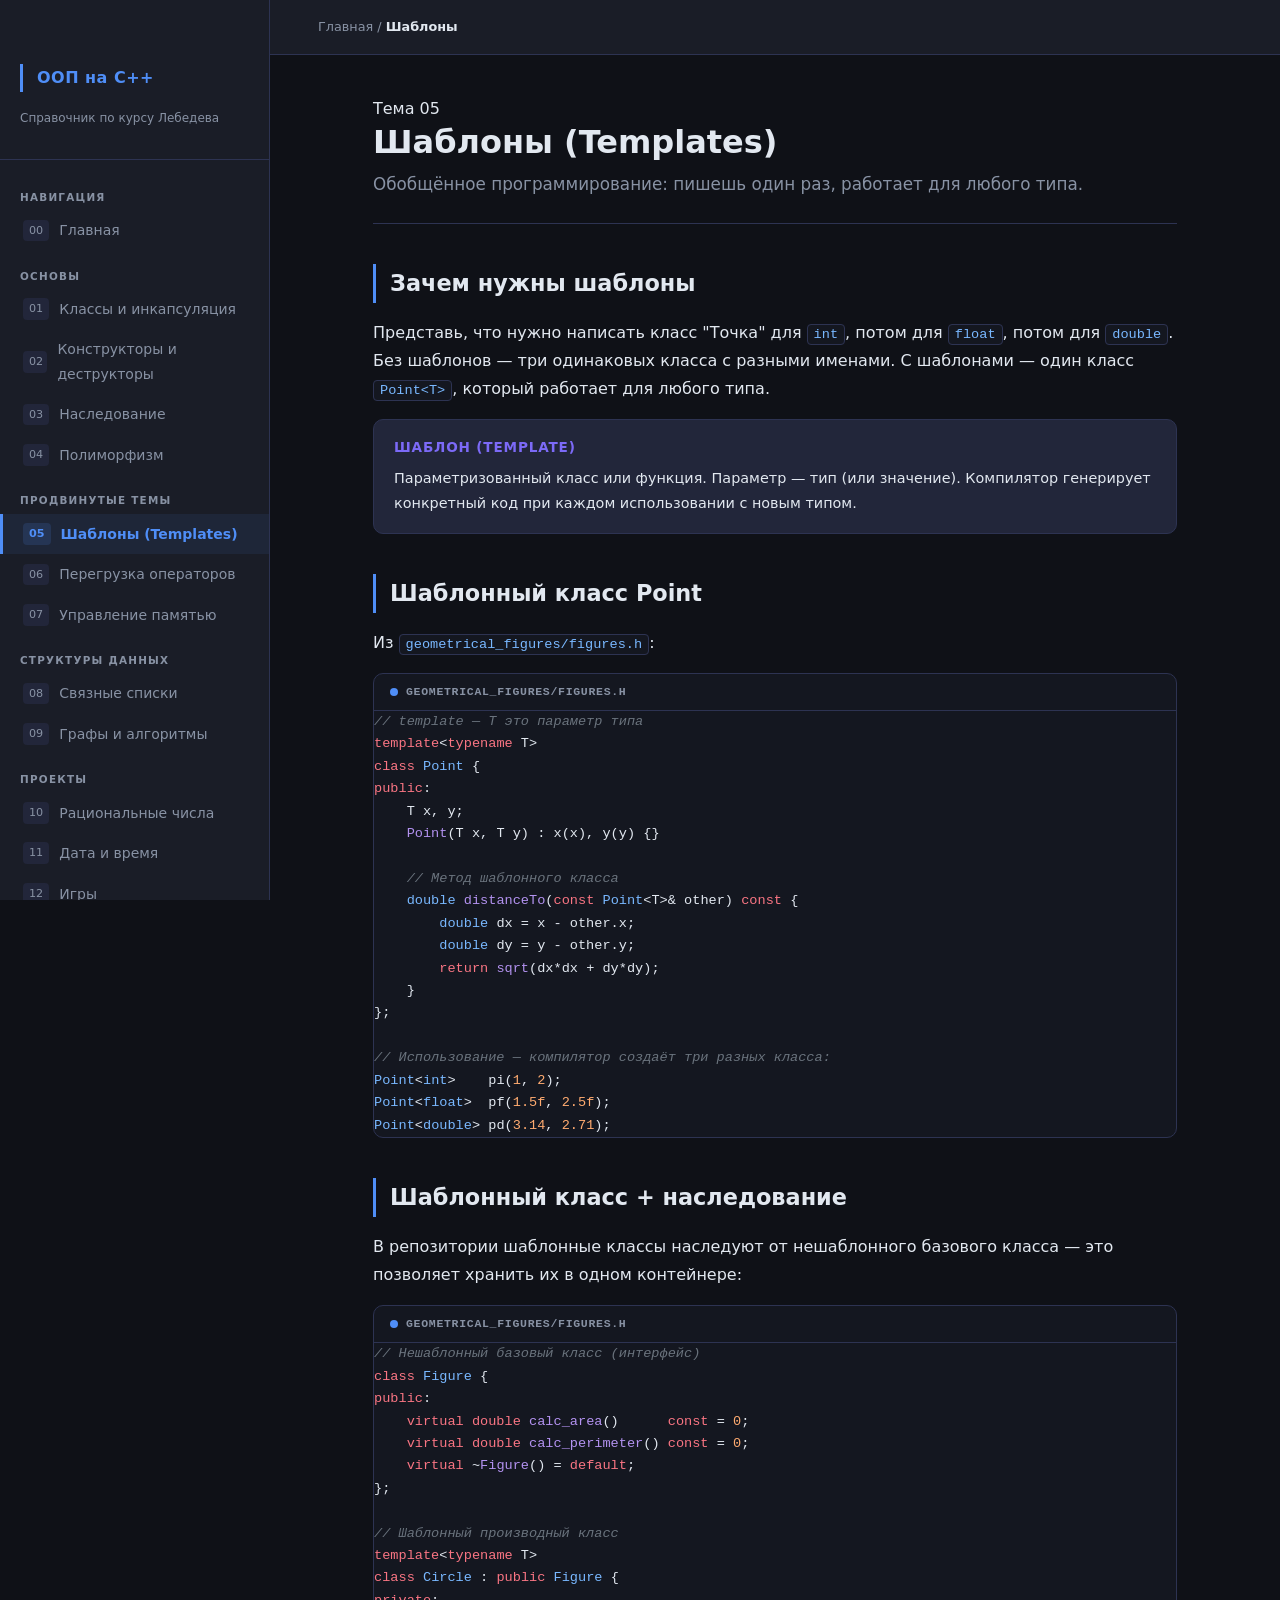
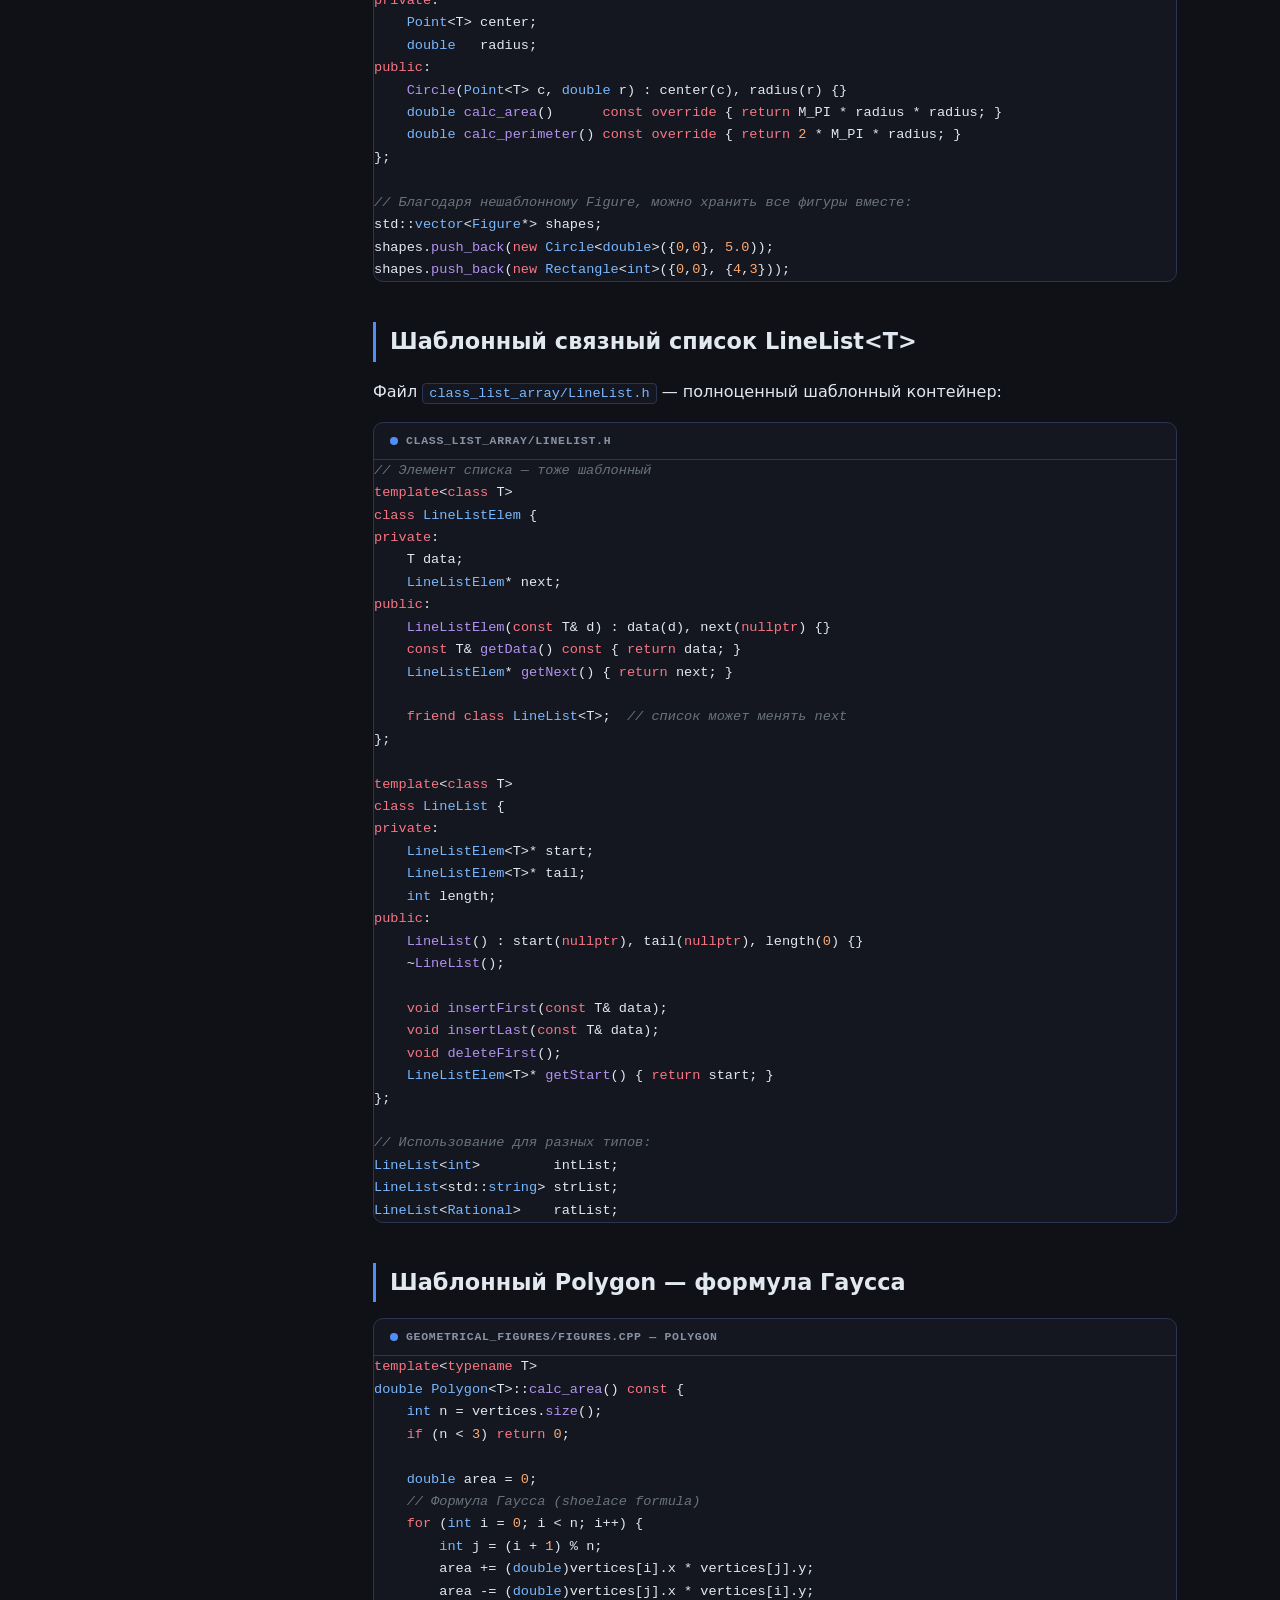
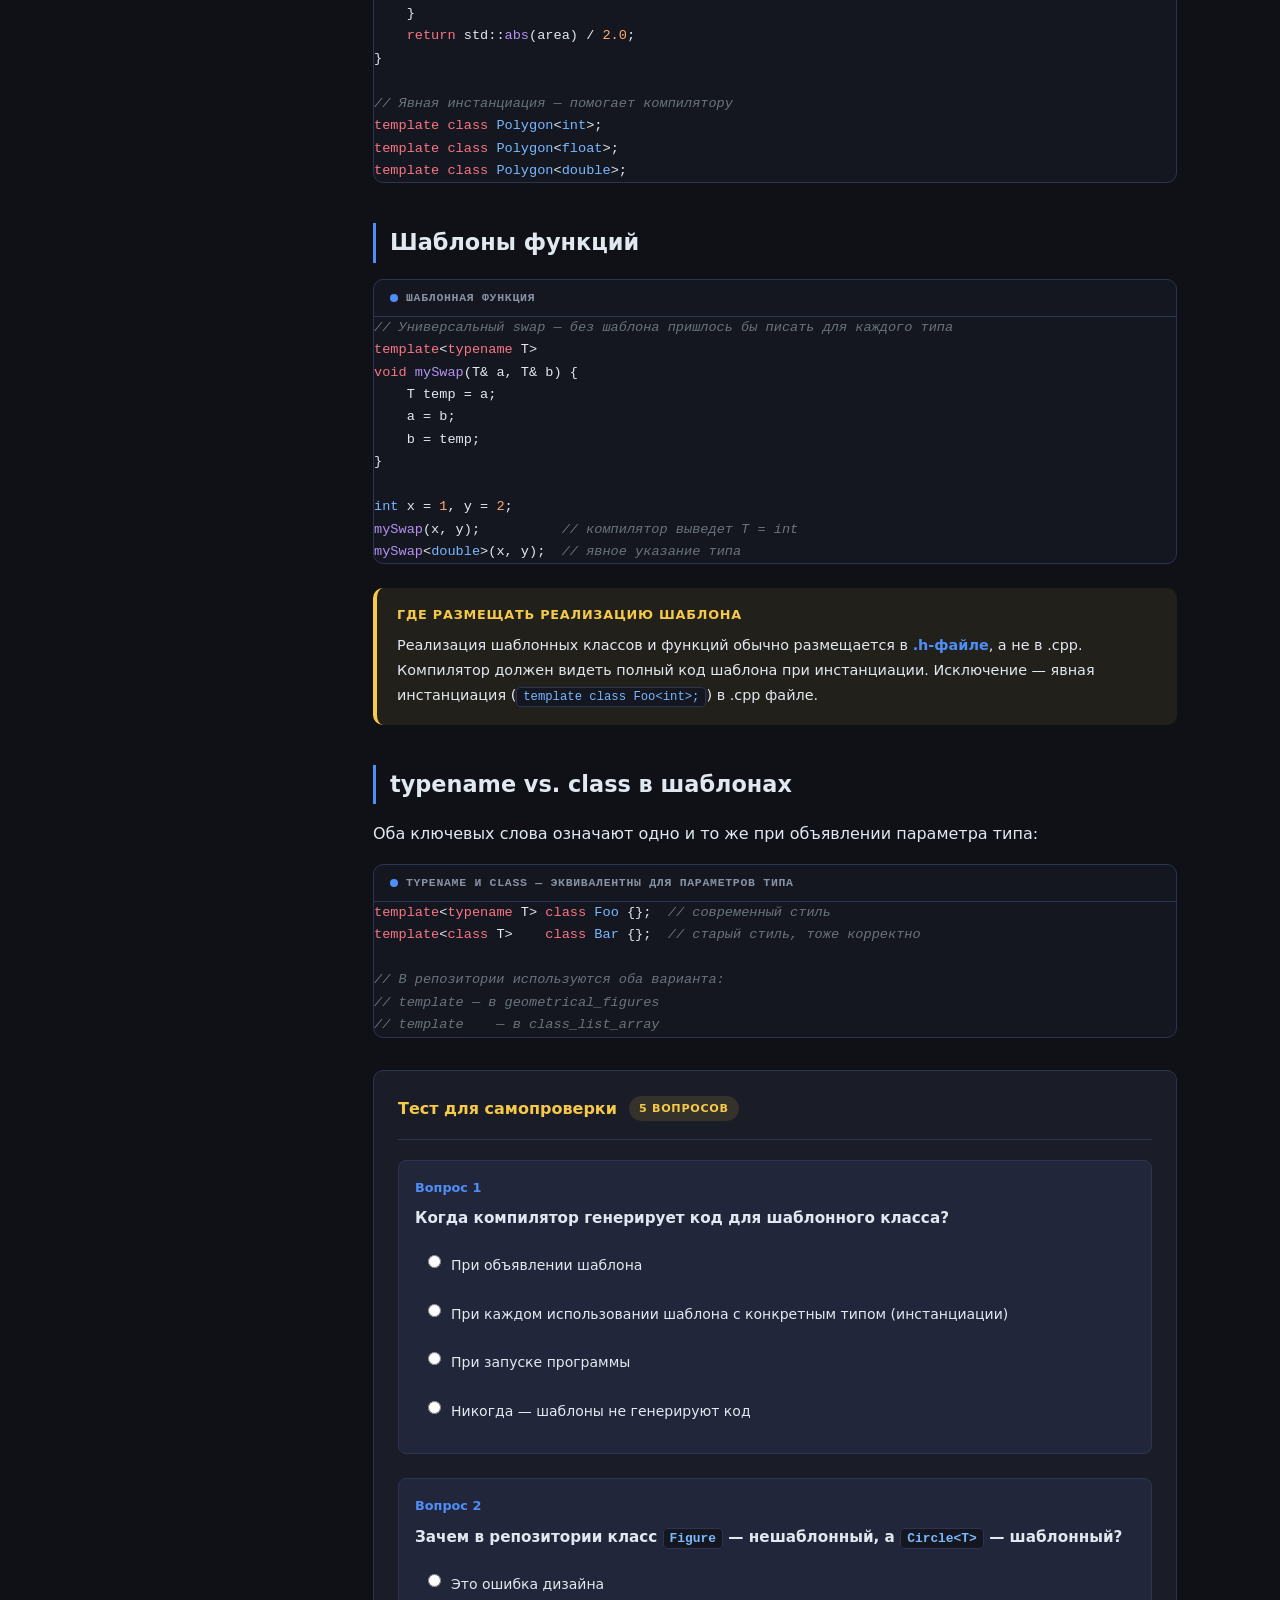
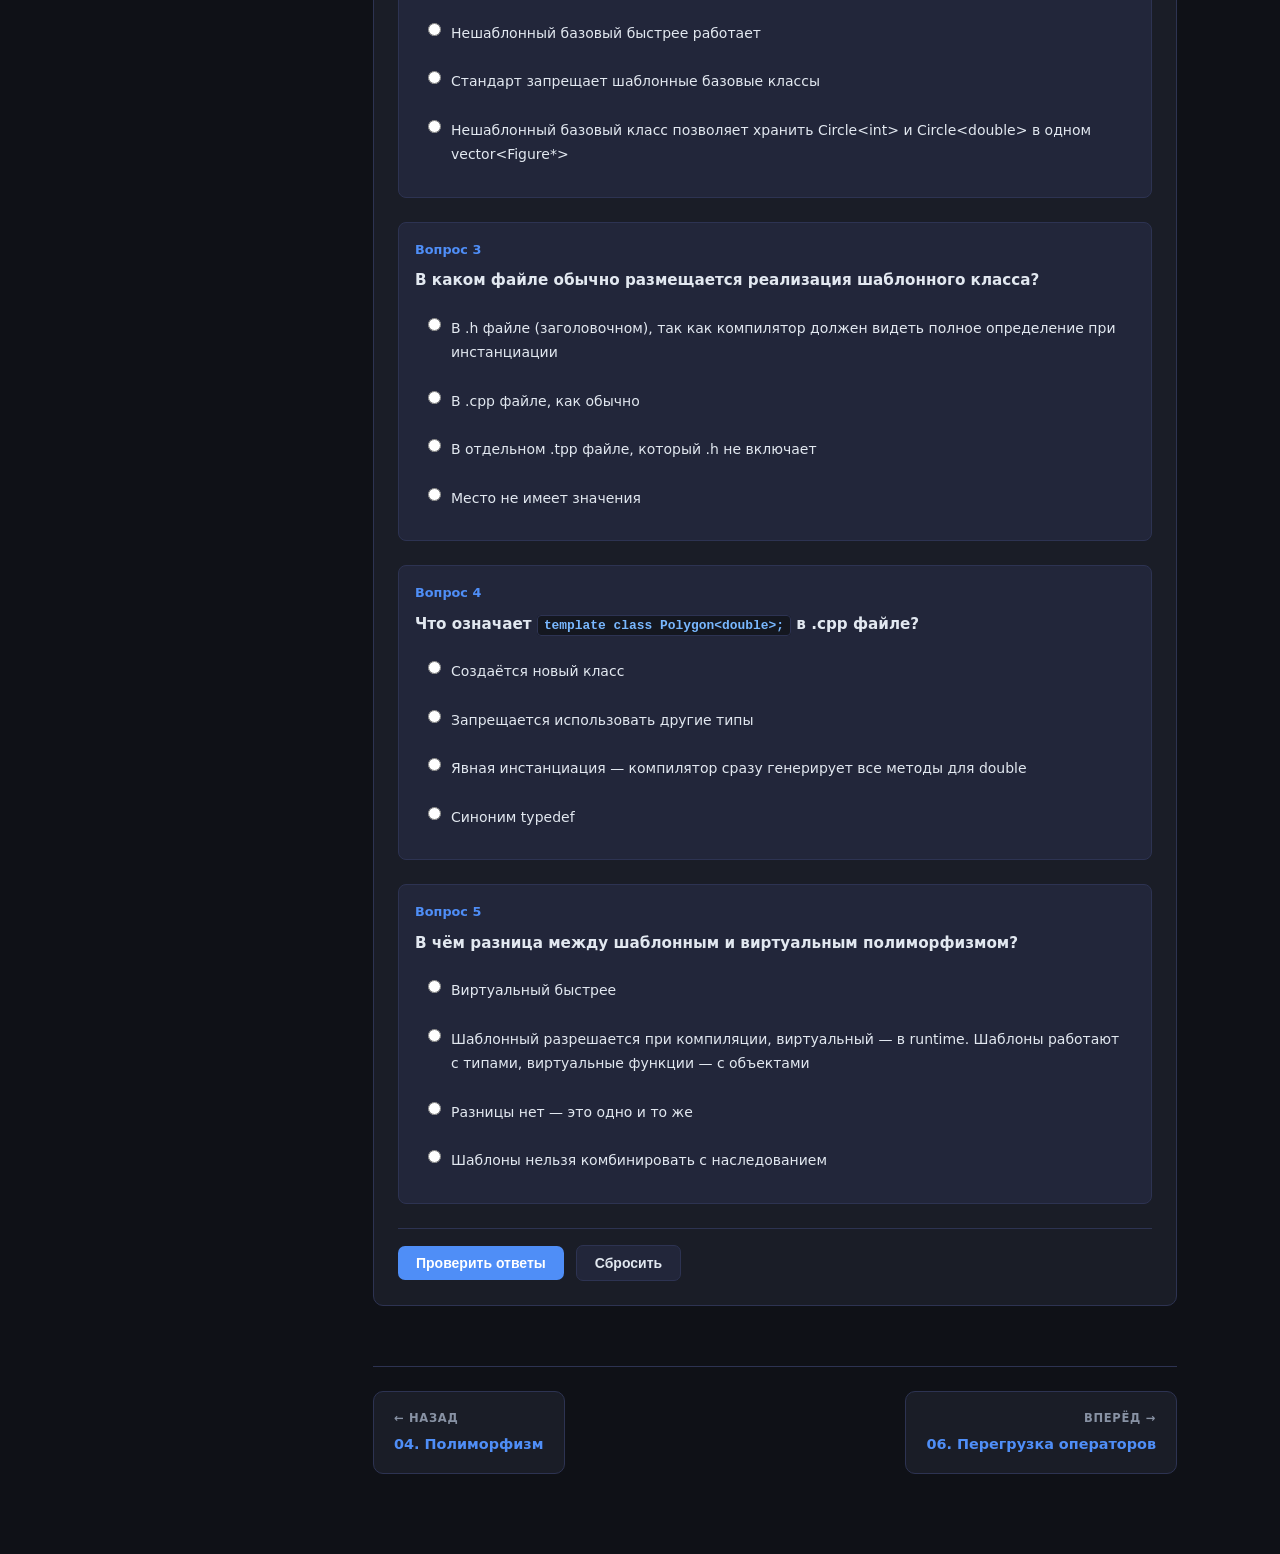
<file: guide/05_templates.html>
<!DOCTYPE html>
<html lang="ru">
<head>
<meta charset="UTF-8"/>
<meta name="viewport" content="width=device-width, initial-scale=1.0"/>
<title>05. Шаблоны (Templates) — ООП C++</title>
<link rel="stylesheet" href="css/style.css"/>
</head>
<body>
<div class="layout">
<aside class="sidebar">
  <div class="sidebar-logo"><h2>ООП на C++</h2><p>Справочник по курсу Лебедева</p></div>
  <nav class="sidebar-nav">
    <div class="nav-section">Навигация</div>
    <a href="index.html"><span class="num">00</span> Главная</a>
    <div class="nav-section">Основы</div>
    <a href="01_classes.html"><span class="num">01</span> Классы и инкапсуляция</a>
    <a href="02_constructors.html"><span class="num">02</span> Конструкторы и деструкторы</a>
    <a href="03_inheritance.html"><span class="num">03</span> Наследование</a>
    <a href="04_polymorphism.html"><span class="num">04</span> Полиморфизм</a>
    <div class="nav-section">Продвинутые темы</div>
    <a href="05_templates.html" class="active"><span class="num">05</span> Шаблоны (Templates)</a>
    <a href="06_operators.html"><span class="num">06</span> Перегрузка операторов</a>
    <a href="07_memory.html"><span class="num">07</span> Управление памятью</a>
    <div class="nav-section">Структуры данных</div>
    <a href="08_lists.html"><span class="num">08</span> Связные списки</a>
    <a href="09_graphs.html"><span class="num">09</span> Графы и алгоритмы</a>
    <div class="nav-section">Проекты</div>
    <a href="10_rational.html"><span class="num">10</span> Рациональные числа</a>
    <a href="11_datetime.html"><span class="num">11</span> Дата и время</a>
    <a href="12_games.html"><span class="num">12</span> Игры</a>
  </nav>
</aside>
<main class="main">
  <div class="topbar">
    <span class="breadcrumb"><a href="index.html" style="color:var(--muted);text-decoration:none">Главная</a> / <span>Шаблоны</span></span>
  </div>
  <div class="content">

    <div class="tag">Тема 05</div>
    <h1>Шаблоны (Templates)</h1>
    <p class="subtitle">Обобщённое программирование: пишешь один раз, работает для любого типа.</p>

    <h2>Зачем нужны шаблоны</h2>
    <p>Представь, что нужно написать класс "Точка" для <code>int</code>, потом для <code>float</code>, потом для <code>double</code>. Без шаблонов — три одинаковых класса с разными именами. С шаблонами — один класс <code>Point&lt;T&gt;</code>, который работает для любого типа.</p>

    <div class="def-box">
      <div class="def-term">Шаблон (Template)</div>
      <p>Параметризованный класс или функция. Параметр — тип (или значение). Компилятор генерирует конкретный код при каждом использовании с новым типом.</p>
    </div>

    <h2>Шаблонный класс Point</h2>
    <p>Из <code>geometrical_figures/figures.h</code>:</p>

    <pre><div class="code-label">geometrical_figures/figures.h</div><code><span class="cm">// template<typename T> — T это параметр типа</span>
<span class="kw">template</span>&lt;<span class="kw">typename</span> T&gt;
<span class="kw">class</span> <span class="tp">Point</span> {
<span class="kw">public</span>:
    T x, y;
    <span class="fn">Point</span>(T x, T y) : x(x), y(y) {}

    <span class="cm">// Метод шаблонного класса</span>
    <span class="tp">double</span> <span class="fn">distanceTo</span>(<span class="kw">const</span> <span class="tp">Point</span>&lt;T&gt;&amp; other) <span class="kw">const</span> {
        <span class="tp">double</span> dx = x - other.x;
        <span class="tp">double</span> dy = y - other.y;
        <span class="kw">return</span> <span class="fn">sqrt</span>(dx*dx + dy*dy);
    }
};

<span class="cm">// Использование — компилятор создаёт три разных класса:</span>
<span class="tp">Point</span>&lt;<span class="tp">int</span>&gt;    pi(<span class="nm">1</span>, <span class="nm">2</span>);
<span class="tp">Point</span>&lt;<span class="tp">float</span>&gt;  pf(<span class="nm">1.5f</span>, <span class="nm">2.5f</span>);
<span class="tp">Point</span>&lt;<span class="tp">double</span>&gt; pd(<span class="nm">3.14</span>, <span class="nm">2.71</span>);</code></pre>

    <h2>Шаблонный класс + наследование</h2>
    <p>В репозитории шаблонные классы наследуют от нешаблонного базового класса — это позволяет хранить их в одном контейнере:</p>

    <pre><div class="code-label">geometrical_figures/figures.h</div><code><span class="cm">// Нешаблонный базовый класс (интерфейс)</span>
<span class="kw">class</span> <span class="tp">Figure</span> {
<span class="kw">public</span>:
    <span class="kw">virtual double</span> <span class="fn">calc_area</span>()      <span class="kw">const</span> = <span class="nm">0</span>;
    <span class="kw">virtual double</span> <span class="fn">calc_perimeter</span>() <span class="kw">const</span> = <span class="nm">0</span>;
    <span class="kw">virtual</span> ~<span class="fn">Figure</span>() = <span class="kw">default</span>;
};

<span class="cm">// Шаблонный производный класс</span>
<span class="kw">template</span>&lt;<span class="kw">typename</span> T&gt;
<span class="kw">class</span> <span class="tp">Circle</span> : <span class="kw">public</span> <span class="tp">Figure</span> {
<span class="kw">private</span>:
    <span class="tp">Point</span>&lt;T&gt; center;
    <span class="tp">double</span>   radius;
<span class="kw">public</span>:
    <span class="fn">Circle</span>(<span class="tp">Point</span>&lt;T&gt; c, <span class="tp">double</span> r) : center(c), radius(r) {}
    <span class="tp">double</span> <span class="fn">calc_area</span>()      <span class="kw">const override</span> { <span class="kw">return</span> M_PI * radius * radius; }
    <span class="tp">double</span> <span class="fn">calc_perimeter</span>() <span class="kw">const override</span> { <span class="kw">return</span> <span class="nm">2</span> * M_PI * radius; }
};

<span class="cm">// Благодаря нешаблонному Figure, можно хранить все фигуры вместе:</span>
std::<span class="tp">vector</span>&lt;<span class="tp">Figure</span>*&gt; shapes;
shapes.<span class="fn">push_back</span>(<span class="kw">new</span> <span class="tp">Circle</span>&lt;<span class="tp">double</span>&gt;({<span class="nm">0</span>,<span class="nm">0</span>}, <span class="nm">5.0</span>));
shapes.<span class="fn">push_back</span>(<span class="kw">new</span> <span class="tp">Rectangle</span>&lt;<span class="tp">int</span>&gt;({<span class="nm">0</span>,<span class="nm">0</span>}, {<span class="nm">4</span>,<span class="nm">3</span>}));</code></pre>

    <h2>Шаблонный связный список LineList&lt;T&gt;</h2>
    <p>Файл <code>class_list_array/LineList.h</code> — полноценный шаблонный контейнер:</p>

    <pre><div class="code-label">class_list_array/LineList.h</div><code><span class="cm">// Элемент списка — тоже шаблонный</span>
<span class="kw">template</span>&lt;<span class="kw">class</span> T&gt;
<span class="kw">class</span> <span class="tp">LineListElem</span> {
<span class="kw">private</span>:
    T data;
    <span class="tp">LineListElem</span>* next;
<span class="kw">public</span>:
    <span class="fn">LineListElem</span>(<span class="kw">const</span> T&amp; d) : data(d), next(<span class="kw">nullptr</span>) {}
    <span class="kw">const</span> T&amp; <span class="fn">getData</span>() <span class="kw">const</span> { <span class="kw">return</span> data; }
    <span class="tp">LineListElem</span>* <span class="fn">getNext</span>() { <span class="kw">return</span> next; }

    <span class="kw">friend class</span> <span class="tp">LineList</span>&lt;T&gt;;  <span class="cm">// список может менять next</span>
};

<span class="kw">template</span>&lt;<span class="kw">class</span> T&gt;
<span class="kw">class</span> <span class="tp">LineList</span> {
<span class="kw">private</span>:
    <span class="tp">LineListElem</span>&lt;T&gt;* start;
    <span class="tp">LineListElem</span>&lt;T&gt;* tail;
    <span class="tp">int</span> length;
<span class="kw">public</span>:
    <span class="fn">LineList</span>() : start(<span class="kw">nullptr</span>), tail(<span class="kw">nullptr</span>), length(<span class="nm">0</span>) {}
    ~<span class="fn">LineList</span>();

    <span class="kw">void</span> <span class="fn">insertFirst</span>(<span class="kw">const</span> T&amp; data);
    <span class="kw">void</span> <span class="fn">insertLast</span>(<span class="kw">const</span> T&amp; data);
    <span class="kw">void</span> <span class="fn">deleteFirst</span>();
    <span class="tp">LineListElem</span>&lt;T&gt;* <span class="fn">getStart</span>() { <span class="kw">return</span> start; }
};

<span class="cm">// Использование для разных типов:</span>
<span class="tp">LineList</span>&lt;<span class="tp">int</span>&gt;         intList;
<span class="tp">LineList</span>&lt;std::<span class="tp">string</span>&gt; strList;
<span class="tp">LineList</span>&lt;<span class="tp">Rational</span>&gt;    ratList;</code></pre>

    <h2>Шаблонный Polygon — формула Гаусса</h2>

    <pre><div class="code-label">geometrical_figures/figures.cpp — Polygon<T></div><code><span class="kw">template</span>&lt;<span class="kw">typename</span> T&gt;
<span class="tp">double</span> <span class="tp">Polygon</span>&lt;T&gt;::<span class="fn">calc_area</span>() <span class="kw">const</span> {
    <span class="tp">int</span> n = vertices.<span class="fn">size</span>();
    <span class="kw">if</span> (n &lt; <span class="nm">3</span>) <span class="kw">return</span> <span class="nm">0</span>;

    <span class="tp">double</span> area = <span class="nm">0</span>;
    <span class="cm">// Формула Гаусса (shoelace formula)</span>
    <span class="kw">for</span> (<span class="tp">int</span> i = <span class="nm">0</span>; i &lt; n; i++) {
        <span class="tp">int</span> j = (i + <span class="nm">1</span>) % n;
        area += (<span class="tp">double</span>)vertices[i].x * vertices[j].y;
        area -= (<span class="tp">double</span>)vertices[j].x * vertices[i].y;
    }
    <span class="kw">return</span> std::<span class="fn">abs</span>(area) / <span class="nm">2.0</span>;
}

<span class="cm">// Явная инстанциация — помогает компилятору</span>
<span class="kw">template class</span> <span class="tp">Polygon</span>&lt;<span class="tp">int</span>&gt;;
<span class="kw">template class</span> <span class="tp">Polygon</span>&lt;<span class="tp">float</span>&gt;;
<span class="kw">template class</span> <span class="tp">Polygon</span>&lt;<span class="tp">double</span>&gt;;</code></pre>

    <h2>Шаблоны функций</h2>

    <pre><div class="code-label">Шаблонная функция</div><code><span class="cm">// Универсальный swap — без шаблона пришлось бы писать для каждого типа</span>
<span class="kw">template</span>&lt;<span class="kw">typename</span> T&gt;
<span class="kw">void</span> <span class="fn">mySwap</span>(T&amp; a, T&amp; b) {
    T temp = a;
    a = b;
    b = temp;
}

<span class="tp">int</span> x = <span class="nm">1</span>, y = <span class="nm">2</span>;
<span class="fn">mySwap</span>(x, y);          <span class="cm">// компилятор выведет T = int</span>
<span class="fn">mySwap</span>&lt;<span class="tp">double</span>&gt;(x, y);  <span class="cm">// явное указание типа</span></code></pre>

    <div class="callout warn">
      <div class="callout-title">Где размещать реализацию шаблона</div>
      Реализация шаблонных классов и функций обычно размещается в <strong>.h-файле</strong>, а не в .cpp. Компилятор должен видеть полный код шаблона при инстанциации. Исключение — явная инстанциация (<code>template class Foo&lt;int&gt;;</code>) в .cpp файле.
    </div>

    <h2>typename vs. class в шаблонах</h2>
    <p>Оба ключевых слова означают одно и то же при объявлении параметра типа:</p>
    <pre><div class="code-label">typename и class — эквивалентны для параметров типа</div><code><span class="kw">template</span>&lt;<span class="kw">typename</span> T&gt; <span class="kw">class</span> <span class="tp">Foo</span> {};  <span class="cm">// современный стиль</span>
<span class="kw">template</span>&lt;<span class="kw">class</span> T&gt;    <span class="kw">class</span> <span class="tp">Bar</span> {};  <span class="cm">// старый стиль, тоже корректно</span>

<span class="cm">// В репозитории используются оба варианта:</span>
<span class="cm">// template<typename T> — в geometrical_figures</span>
<span class="cm">// template<class T>    — в class_list_array</span></code></pre>

    <!-- QUIZ -->
    <div class="quiz-block" id="quiz05">
      <div class="quiz-header">
        <h3>Тест для самопроверки</h3>
        <span class="badge">5 вопросов</span>
      </div>

      <div class="question" data-correct="b">
        <span class="q-num">Вопрос 1</span>
        <p>Когда компилятор генерирует код для шаблонного класса?</p>
        <div class="options">
          <label><input type="radio" name="q1" value="a"/> При объявлении шаблона</label>
          <label><input type="radio" name="q1" value="b"/> При каждом использовании шаблона с конкретным типом (инстанциации)</label>
          <label><input type="radio" name="q1" value="c"/> При запуске программы</label>
          <label><input type="radio" name="q1" value="d"/> Никогда — шаблоны не генерируют код</label>
        </div>
        <div class="explanation">Шаблон сам по себе — это не код, а рецепт. Компилятор генерирует конкретный класс при каждой инстанциации: <code>Point&lt;int&gt;</code>, <code>Point&lt;double&gt;</code> — это два разных класса с одинаковой структурой.</div>
      </div>

      <div class="question" data-correct="d">
        <span class="q-num">Вопрос 2</span>
        <p>Зачем в репозитории класс <code>Figure</code> — нешаблонный, а <code>Circle&lt;T&gt;</code> — шаблонный?</p>
        <div class="options">
          <label><input type="radio" name="q2" value="a"/> Это ошибка дизайна</label>
          <label><input type="radio" name="q2" value="b"/> Нешаблонный базовый быстрее работает</label>
          <label><input type="radio" name="q2" value="c"/> Стандарт запрещает шаблонные базовые классы</label>
          <label><input type="radio" name="q2" value="d"/> Нешаблонный базовый класс позволяет хранить Circle&lt;int&gt; и Circle&lt;double&gt; в одном vector&lt;Figure*&gt;</label>
        </div>
        <div class="explanation">Это умный дизайн: <code>Circle&lt;int&gt;</code> и <code>Circle&lt;double&gt;</code> — это разные типы. Если бы базовый класс тоже был шаблонным, нельзя было бы их смешивать. Нешаблонный базовый класс служит общим интерфейсом для полиморфного использования.</div>
      </div>

      <div class="question" data-correct="a">
        <span class="q-num">Вопрос 3</span>
        <p>В каком файле обычно размещается реализация шаблонного класса?</p>
        <div class="options">
          <label><input type="radio" name="q3" value="a"/> В .h файле (заголовочном), так как компилятор должен видеть полное определение при инстанциации</label>
          <label><input type="radio" name="q3" value="b"/> В .cpp файле, как обычно</label>
          <label><input type="radio" name="q3" value="c"/> В отдельном .tpp файле, который .h не включает</label>
          <label><input type="radio" name="q3" value="d"/> Место не имеет значения</label>
        </div>
        <div class="explanation">Шаблонный код должен быть виден компилятору в момент инстанциации. Поэтому реализация помещается прямо в .h или в .tpp который включается из .h. Исключение — явная инстанциация в .cpp, как в <code>geometrical_figures/figures.cpp</code>.</div>
      </div>

      <div class="question" data-correct="c">
        <span class="q-num">Вопрос 4</span>
        <p>Что означает <code>template class Polygon&lt;double&gt;;</code> в .cpp файле?</p>
        <div class="options">
          <label><input type="radio" name="q4" value="a"/> Создаётся новый класс</label>
          <label><input type="radio" name="q4" value="b"/> Запрещается использовать другие типы</label>
          <label><input type="radio" name="q4" value="c"/> Явная инстанциация — компилятор сразу генерирует все методы для double</label>
          <label><input type="radio" name="q4" value="d"/> Синоним typedef</label>
        </div>
        <div class="explanation">Явная инстанциация (explicit instantiation) говорит компилятору сгенерировать весь код класса для указанного типа прямо здесь. Это позволяет держать реализацию в .cpp файле, а не в .h.</div>
      </div>

      <div class="question" data-correct="b">
        <span class="q-num">Вопрос 5</span>
        <p>В чём разница между шаблонным и виртуальным полиморфизмом?</p>
        <div class="options">
          <label><input type="radio" name="q5" value="a"/> Виртуальный быстрее</label>
          <label><input type="radio" name="q5" value="b"/> Шаблонный разрешается при компиляции, виртуальный — в runtime. Шаблоны работают с типами, виртуальные функции — с объектами</label>
          <label><input type="radio" name="q5" value="c"/> Разницы нет — это одно и то же</label>
          <label><input type="radio" name="q5" value="d"/> Шаблоны нельзя комбинировать с наследованием</label>
        </div>
        <div class="explanation">Статический полиморфизм (шаблоны): типы подставляются при компиляции, накладные расходы нулевые. Динамический полиморфизм (виртуальные функции): выбор реализации в runtime через vtable, небольшие накладные расходы. Репозиторий использует оба подхода.</div>
      </div>

      <div class="quiz-actions">
        <button class="btn btn-primary check-btn">Проверить ответы</button>
        <button class="btn btn-secondary reset-btn">Сбросить</button>
        <span class="score-display"></span>
      </div>
    </div>

    <div class="page-nav">
      <a href="04_polymorphism.html">
        <span class="nav-dir">← Назад</span>
        <span class="nav-title">04. Полиморфизм</span>
      </a>
      <a href="06_operators.html" class="next">
        <span class="nav-dir">Вперёд →</span>
        <span class="nav-title">06. Перегрузка операторов</span>
      </a>
    </div>
  </div>
</main>
</div>
<script src="js/quiz.js"></script>
</body>
</html>
</file>
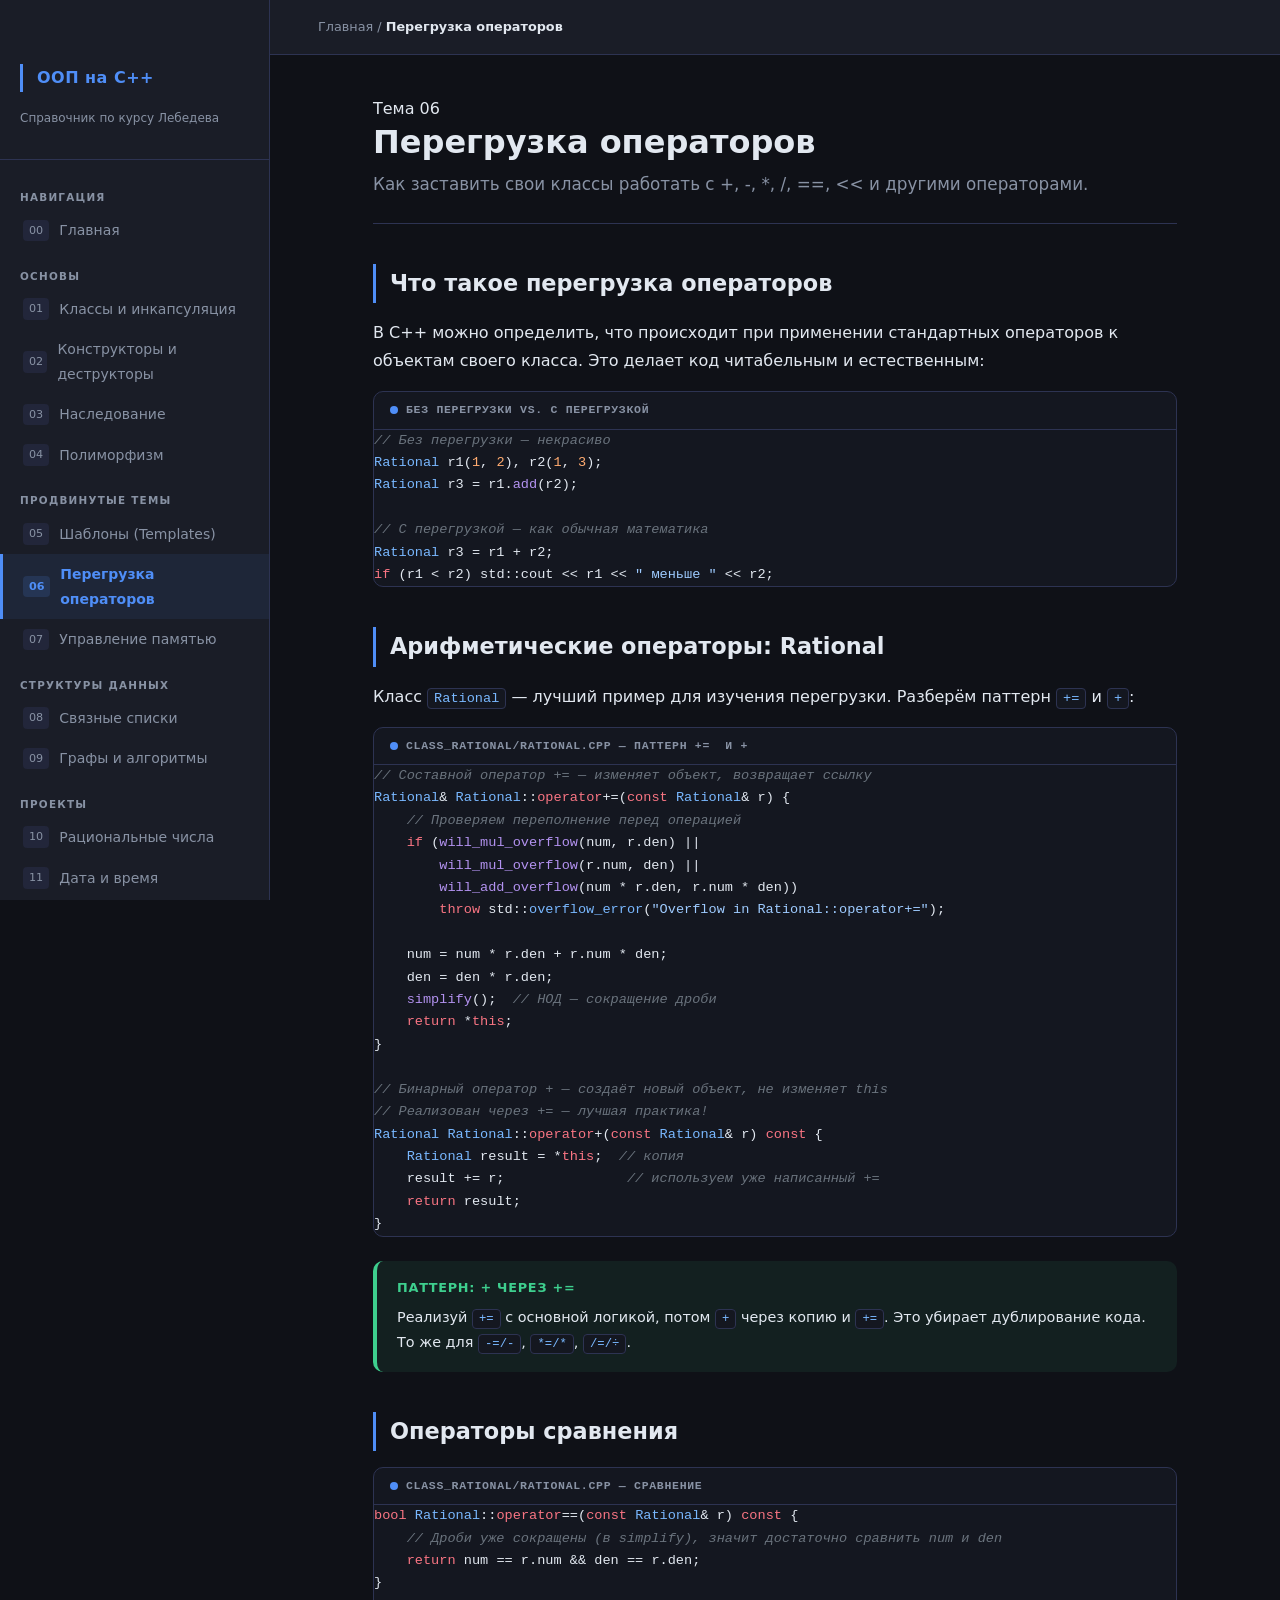
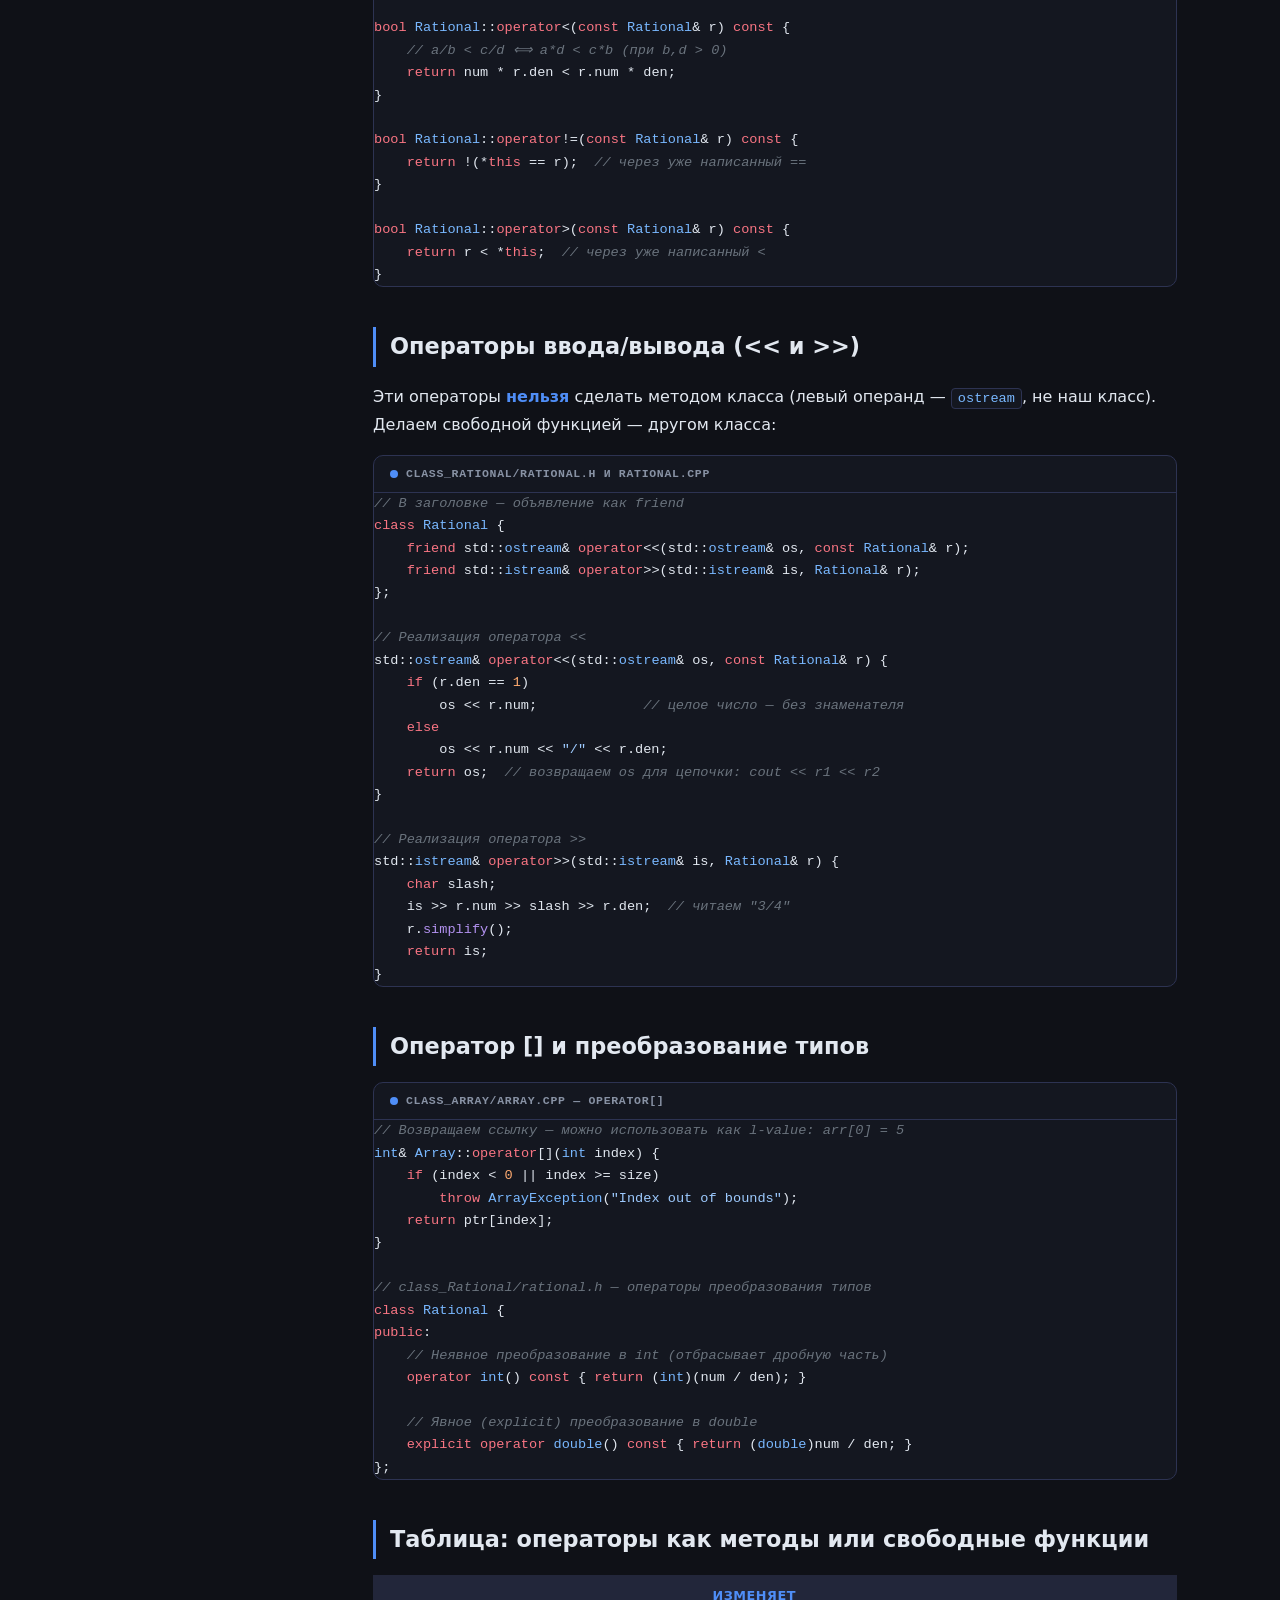
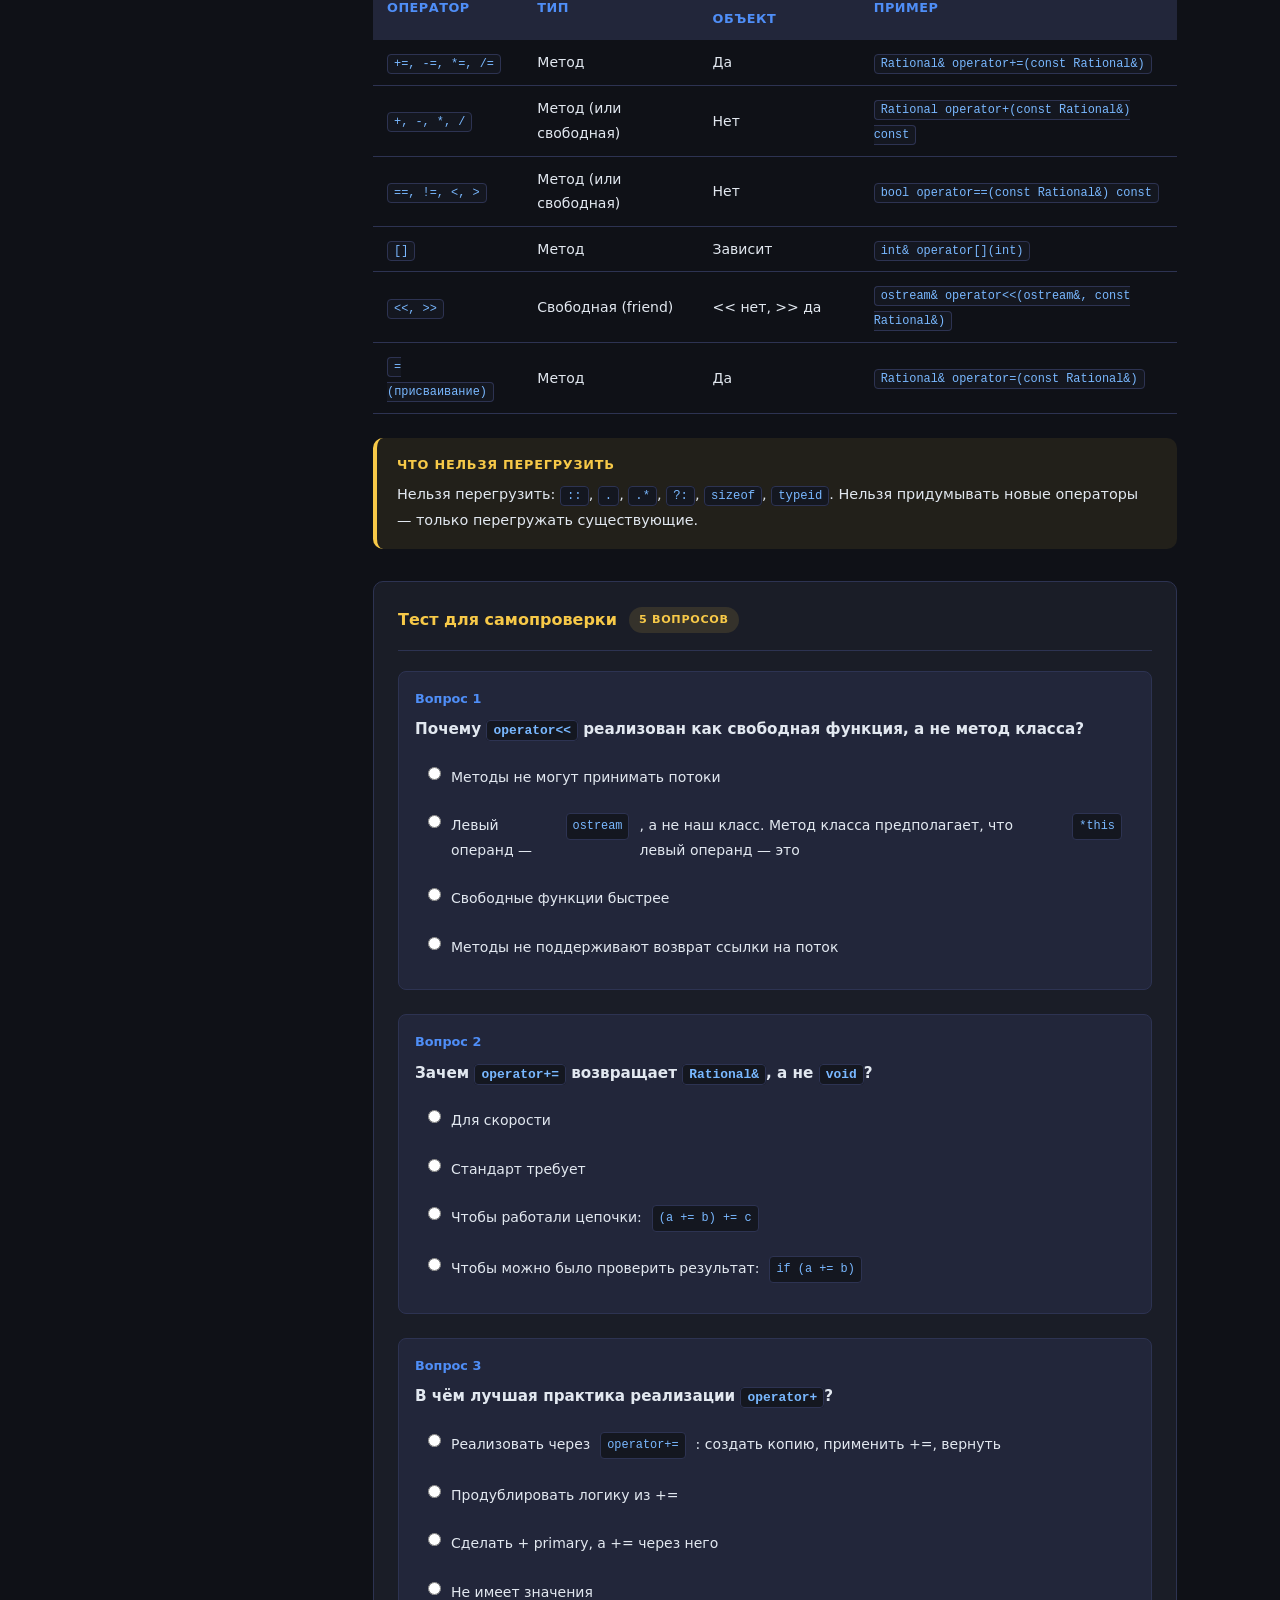
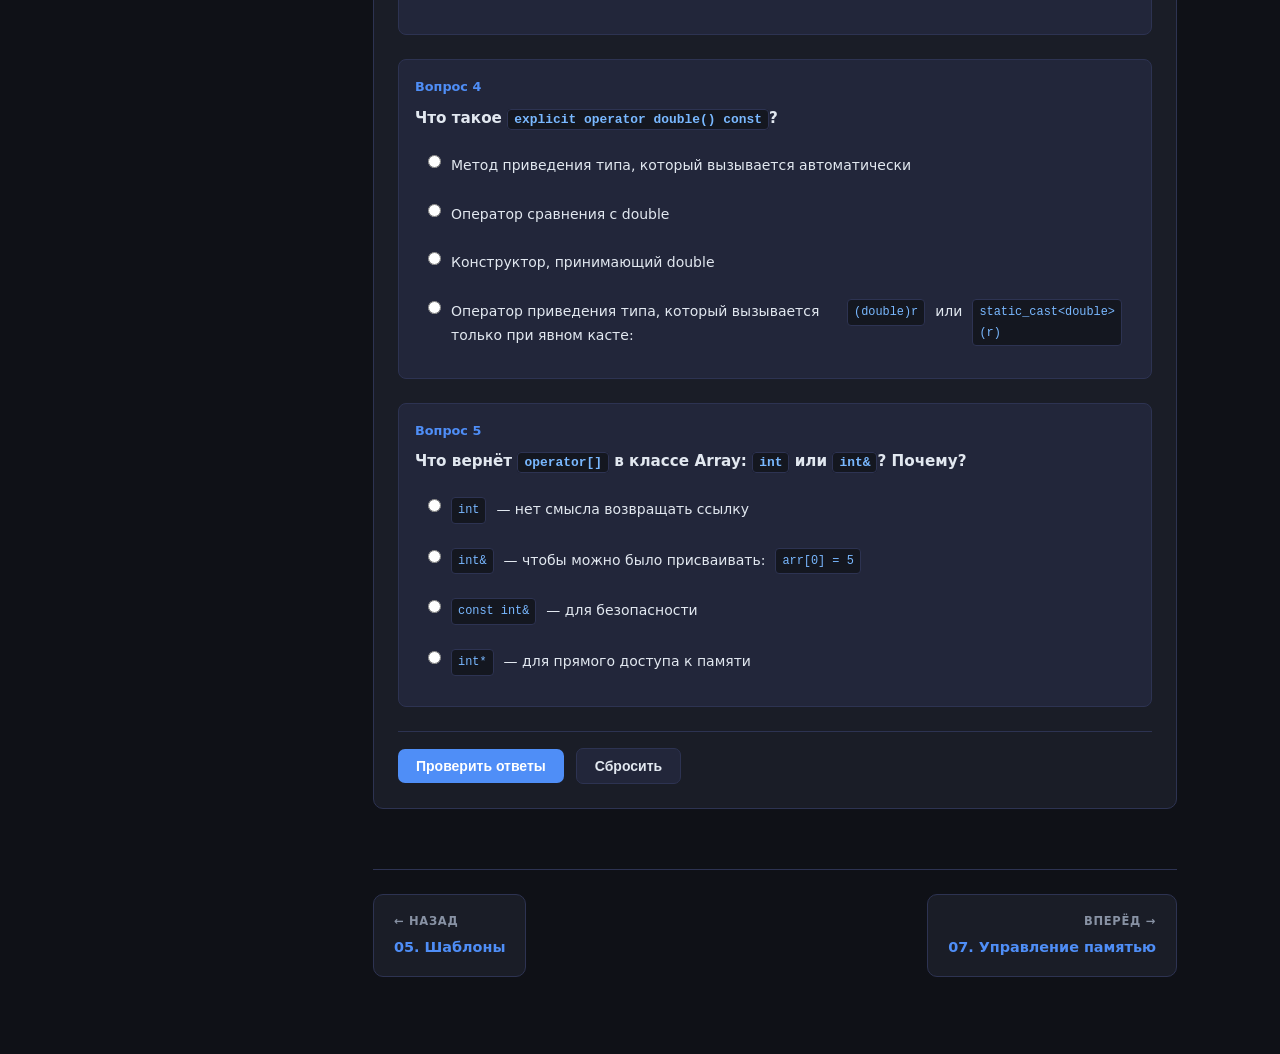
<file: guide/06_operators.html>
<!DOCTYPE html>
<html lang="ru">
<head>
<meta charset="UTF-8"/>
<meta name="viewport" content="width=device-width, initial-scale=1.0"/>
<title>06. Перегрузка операторов — ООП C++</title>
<link rel="stylesheet" href="css/style.css"/>
</head>
<body>
<div class="layout">
<aside class="sidebar">
  <div class="sidebar-logo"><h2>ООП на C++</h2><p>Справочник по курсу Лебедева</p></div>
  <nav class="sidebar-nav">
    <div class="nav-section">Навигация</div>
    <a href="index.html"><span class="num">00</span> Главная</a>
    <div class="nav-section">Основы</div>
    <a href="01_classes.html"><span class="num">01</span> Классы и инкапсуляция</a>
    <a href="02_constructors.html"><span class="num">02</span> Конструкторы и деструкторы</a>
    <a href="03_inheritance.html"><span class="num">03</span> Наследование</a>
    <a href="04_polymorphism.html"><span class="num">04</span> Полиморфизм</a>
    <div class="nav-section">Продвинутые темы</div>
    <a href="05_templates.html"><span class="num">05</span> Шаблоны (Templates)</a>
    <a href="06_operators.html" class="active"><span class="num">06</span> Перегрузка операторов</a>
    <a href="07_memory.html"><span class="num">07</span> Управление памятью</a>
    <div class="nav-section">Структуры данных</div>
    <a href="08_lists.html"><span class="num">08</span> Связные списки</a>
    <a href="09_graphs.html"><span class="num">09</span> Графы и алгоритмы</a>
    <div class="nav-section">Проекты</div>
    <a href="10_rational.html"><span class="num">10</span> Рациональные числа</a>
    <a href="11_datetime.html"><span class="num">11</span> Дата и время</a>
    <a href="12_games.html"><span class="num">12</span> Игры</a>
  </nav>
</aside>
<main class="main">
  <div class="topbar">
    <span class="breadcrumb"><a href="index.html" style="color:var(--muted);text-decoration:none">Главная</a> / <span>Перегрузка операторов</span></span>
  </div>
  <div class="content">

    <div class="tag">Тема 06</div>
    <h1>Перегрузка операторов</h1>
    <p class="subtitle">Как заставить свои классы работать с +, -, *, /, ==, &lt;&lt; и другими операторами.</p>

    <h2>Что такое перегрузка операторов</h2>
    <p>В C++ можно определить, что происходит при применении стандартных операторов к объектам своего класса. Это делает код читабельным и естественным:</p>

    <pre><div class="code-label">Без перегрузки vs. с перегрузкой</div><code><span class="cm">// Без перегрузки — некрасиво</span>
<span class="tp">Rational</span> r1(<span class="nm">1</span>, <span class="nm">2</span>), r2(<span class="nm">1</span>, <span class="nm">3</span>);
<span class="tp">Rational</span> r3 = r1.<span class="fn">add</span>(r2);

<span class="cm">// С перегрузкой — как обычная математика</span>
<span class="tp">Rational</span> r3 = r1 + r2;
<span class="kw">if</span> (r1 &lt; r2) std::cout &lt;&lt; r1 &lt;&lt; <span class="st">" меньше "</span> &lt;&lt; r2;</code></pre>

    <h2>Арифметические операторы: Rational</h2>
    <p>Класс <code>Rational</code> — лучший пример для изучения перегрузки. Разберём паттерн <code>+=</code> и <code>+</code>:</p>

    <pre><div class="code-label">class_Rational/rational.cpp — паттерн +=  и +</div><code><span class="cm">// Составной оператор += — изменяет объект, возвращает ссылку</span>
<span class="tp">Rational</span>&amp; <span class="tp">Rational</span>::<span class="kw">operator</span>+=(<span class="kw">const</span> <span class="tp">Rational</span>&amp; r) {
    <span class="cm">// Проверяем переполнение перед операцией</span>
    <span class="kw">if</span> (<span class="fn">will_mul_overflow</span>(num, r.den) ||
        <span class="fn">will_mul_overflow</span>(r.num, den) ||
        <span class="fn">will_add_overflow</span>(num * r.den, r.num * den))
        <span class="kw">throw</span> std::<span class="tp">overflow_error</span>(<span class="st">"Overflow in Rational::operator+="</span>);

    num = num * r.den + r.num * den;
    den = den * r.den;
    <span class="fn">simplify</span>();  <span class="cm">// НОД — сокращение дроби</span>
    <span class="kw">return</span> *<span class="kw">this</span>;
}

<span class="cm">// Бинарный оператор + — создаёт новый объект, не изменяет this</span>
<span class="cm">// Реализован через += — лучшая практика!</span>
<span class="tp">Rational</span> <span class="tp">Rational</span>::<span class="kw">operator</span>+(<span class="kw">const</span> <span class="tp">Rational</span>&amp; r) <span class="kw">const</span> {
    <span class="tp">Rational</span> result = *<span class="kw">this</span>;  <span class="cm">// копия</span>
    result += r;               <span class="cm">// используем уже написанный +=</span>
    <span class="kw">return</span> result;
}</code></pre>

    <div class="callout tip">
      <div class="callout-title">Паттерн: + через +=</div>
      Реализуй <code>+=</code> с основной логикой, потом <code>+</code> через копию и <code>+=</code>. Это убирает дублирование кода. То же для <code>-=/-</code>, <code>*=/*</code>, <code>/=/÷</code>.
    </div>

    <h2>Операторы сравнения</h2>
    <pre><div class="code-label">class_Rational/rational.cpp — сравнение</div><code><span class="kw">bool</span> <span class="tp">Rational</span>::<span class="kw">operator</span>==(<span class="kw">const</span> <span class="tp">Rational</span>&amp; r) <span class="kw">const</span> {
    <span class="cm">// Дроби уже сокращены (в simplify), значит достаточно сравнить num и den</span>
    <span class="kw">return</span> num == r.num &amp;&amp; den == r.den;
}

<span class="kw">bool</span> <span class="tp">Rational</span>::<span class="kw">operator</span>&lt;(<span class="kw">const</span> <span class="tp">Rational</span>&amp; r) <span class="kw">const</span> {
    <span class="cm">// a/b < c/d ⟺ a*d < c*b (при b,d > 0)</span>
    <span class="kw">return</span> num * r.den &lt; r.num * den;
}

<span class="kw">bool</span> <span class="tp">Rational</span>::<span class="kw">operator</span>!=(<span class="kw">const</span> <span class="tp">Rational</span>&amp; r) <span class="kw">const</span> {
    <span class="kw">return</span> !(*<span class="kw">this</span> == r);  <span class="cm">// через уже написанный ==</span>
}

<span class="kw">bool</span> <span class="tp">Rational</span>::<span class="kw">operator</span>&gt;(<span class="kw">const</span> <span class="tp">Rational</span>&amp; r) <span class="kw">const</span> {
    <span class="kw">return</span> r &lt; *<span class="kw">this</span>;  <span class="cm">// через уже написанный <</span>
}</code></pre>

    <h2>Операторы ввода/вывода (&lt;&lt; и &gt;&gt;)</h2>
    <p>Эти операторы <strong>нельзя</strong> сделать методом класса (левый операнд — <code>ostream</code>, не наш класс). Делаем свободной функцией — другом класса:</p>

    <pre><div class="code-label">class_Rational/rational.h и rational.cpp</div><code><span class="cm">// В заголовке — объявление как friend</span>
<span class="kw">class</span> <span class="tp">Rational</span> {
    <span class="kw">friend</span> std::<span class="tp">ostream</span>&amp; <span class="kw">operator</span>&lt;&lt;(std::<span class="tp">ostream</span>&amp; os, <span class="kw">const</span> <span class="tp">Rational</span>&amp; r);
    <span class="kw">friend</span> std::<span class="tp">istream</span>&amp; <span class="kw">operator</span>&gt;&gt;(std::<span class="tp">istream</span>&amp; is, <span class="tp">Rational</span>&amp; r);
};

<span class="cm">// Реализация оператора <<</span>
std::<span class="tp">ostream</span>&amp; <span class="kw">operator</span>&lt;&lt;(std::<span class="tp">ostream</span>&amp; os, <span class="kw">const</span> <span class="tp">Rational</span>&amp; r) {
    <span class="kw">if</span> (r.den == <span class="nm">1</span>)
        os &lt;&lt; r.num;             <span class="cm">// целое число — без знаменателя</span>
    <span class="kw">else</span>
        os &lt;&lt; r.num &lt;&lt; <span class="st">"/"</span> &lt;&lt; r.den;
    <span class="kw">return</span> os;  <span class="cm">// возвращаем os для цепочки: cout << r1 << r2</span>
}

<span class="cm">// Реализация оператора >></span>
std::<span class="tp">istream</span>&amp; <span class="kw">operator</span>&gt;&gt;(std::<span class="tp">istream</span>&amp; is, <span class="tp">Rational</span>&amp; r) {
    <span class="kw">char</span> slash;
    is &gt;&gt; r.num &gt;&gt; slash &gt;&gt; r.den;  <span class="cm">// читаем "3/4"</span>
    r.<span class="fn">simplify</span>();
    <span class="kw">return</span> is;
}</code></pre>

    <h2>Оператор [] и преобразование типов</h2>

    <pre><div class="code-label">class_array/array.cpp — operator[]</div><code><span class="cm">// Возвращаем ссылку — можно использовать как l-value: arr[0] = 5</span>
<span class="tp">int</span>&amp; <span class="tp">Array</span>::<span class="kw">operator</span>[](<span class="tp">int</span> index) {
    <span class="kw">if</span> (index &lt; <span class="nm">0</span> || index &gt;= size)
        <span class="kw">throw</span> <span class="tp">ArrayException</span>(<span class="st">"Index out of bounds"</span>);
    <span class="kw">return</span> ptr[index];
}

<span class="cm">// class_Rational/rational.h — операторы преобразования типов</span>
<span class="kw">class</span> <span class="tp">Rational</span> {
<span class="kw">public</span>:
    <span class="cm">// Неявное преобразование в int (отбрасывает дробную часть)</span>
    <span class="kw">operator</span> <span class="tp">int</span>() <span class="kw">const</span> { <span class="kw">return</span> (<span class="tp">int</span>)(num / den); }

    <span class="cm">// Явное (explicit) преобразование в double</span>
    <span class="kw">explicit operator</span> <span class="tp">double</span>() <span class="kw">const</span> { <span class="kw">return</span> (<span class="tp">double</span>)num / den; }
};</code></pre>

    <h2>Таблица: операторы как методы или свободные функции</h2>
    <table>
      <tr><th>Оператор</th><th>Тип</th><th>Изменяет объект</th><th>Пример</th></tr>
      <tr><td><code>+=, -=, *=, /=</code></td><td>Метод</td><td>Да</td><td><code>Rational& operator+=(const Rational&)</code></td></tr>
      <tr><td><code>+, -, *, /</code></td><td>Метод (или свободная)</td><td>Нет</td><td><code>Rational operator+(const Rational&) const</code></td></tr>
      <tr><td><code>==, !=, &lt;, &gt;</code></td><td>Метод (или свободная)</td><td>Нет</td><td><code>bool operator==(const Rational&) const</code></td></tr>
      <tr><td><code>[]</code></td><td>Метод</td><td>Зависит</td><td><code>int& operator[](int)</code></td></tr>
      <tr><td><code>&lt;&lt;, &gt;&gt;</code></td><td>Свободная (friend)</td><td>&lt;&lt; нет, &gt;&gt; да</td><td><code>ostream& operator<<(ostream&, const Rational&)</code></td></tr>
      <tr><td><code>= (присваивание)</code></td><td>Метод</td><td>Да</td><td><code>Rational& operator=(const Rational&)</code></td></tr>
    </table>

    <div class="callout warn">
      <div class="callout-title">Что нельзя перегрузить</div>
      Нельзя перегрузить: <code>::</code>, <code>.</code>, <code>.*</code>, <code>?:</code>, <code>sizeof</code>, <code>typeid</code>. Нельзя придумывать новые операторы — только перегружать существующие.
    </div>

    <!-- QUIZ -->
    <div class="quiz-block" id="quiz06">
      <div class="quiz-header">
        <h3>Тест для самопроверки</h3>
        <span class="badge">5 вопросов</span>
      </div>

      <div class="question" data-correct="b">
        <span class="q-num">Вопрос 1</span>
        <p>Почему <code>operator&lt;&lt;</code> реализован как свободная функция, а не метод класса?</p>
        <div class="options">
          <label><input type="radio" name="q1" value="a"/> Методы не могут принимать потоки</label>
          <label><input type="radio" name="q1" value="b"/> Левый операнд — <code>ostream</code>, а не наш класс. Метод класса предполагает, что левый операнд — это <code>*this</code></label>
          <label><input type="radio" name="q1" value="c"/> Свободные функции быстрее</label>
          <label><input type="radio" name="q1" value="d"/> Методы не поддерживают возврат ссылки на поток</label>
        </div>
        <div class="explanation">При <code>cout &lt;&lt; r</code> левый операнд — <code>cout</code> типа <code>ostream</code>. Если бы оператор был методом класса Rational, то левым операндом был бы объект Rational. Поэтому используем свободную функцию, которую делаем другом (friend) для доступа к приватным полям.</div>
      </div>

      <div class="question" data-correct="c">
        <span class="q-num">Вопрос 2</span>
        <p>Зачем <code>operator+=</code> возвращает <code>Rational&</code>, а не <code>void</code>?</p>
        <div class="options">
          <label><input type="radio" name="q2" value="a"/> Для скорости</label>
          <label><input type="radio" name="q2" value="b"/> Стандарт требует</label>
          <label><input type="radio" name="q2" value="c"/> Чтобы работали цепочки: <code>(a += b) += c</code></label>
          <label><input type="radio" name="q2" value="d"/> Чтобы можно было проверить результат: <code>if (a += b)</code></label>
        </div>
        <div class="explanation">Возврат <code>*this</code> по ссылке позволяет цепочки: <code>a += b += c</code>. Кроме того, это соответствует поведению встроенных операторов для примитивных типов.</div>
      </div>

      <div class="question" data-correct="a">
        <span class="q-num">Вопрос 3</span>
        <p>В чём лучшая практика реализации <code>operator+</code>?</p>
        <div class="options">
          <label><input type="radio" name="q3" value="a"/> Реализовать через <code>operator+=</code>: создать копию, применить +=, вернуть</label>
          <label><input type="radio" name="q3" value="b"/> Продублировать логику из +=</label>
          <label><input type="radio" name="q3" value="c"/> Сделать + primary, а += через него</label>
          <label><input type="radio" name="q3" value="d"/> Не имеет значения</label>
        </div>
        <div class="explanation">Реализуй сложную логику в <code>+=</code>, а <code>+</code> пусть создаёт копию и вызывает <code>+=</code>. Это устраняет дублирование: при изменении логики правишь только одно место.</div>
      </div>

      <div class="question" data-correct="d">
        <span class="q-num">Вопрос 4</span>
        <p>Что такое <code>explicit operator double() const</code>?</p>
        <div class="options">
          <label><input type="radio" name="q4" value="a"/> Метод приведения типа, который вызывается автоматически</label>
          <label><input type="radio" name="q4" value="b"/> Оператор сравнения с double</label>
          <label><input type="radio" name="q4" value="c"/> Конструктор, принимающий double</label>
          <label><input type="radio" name="q4" value="d"/> Оператор приведения типа, который вызывается только при явном касте: <code>(double)r</code> или <code>static_cast&lt;double&gt;(r)</code></label>
        </div>
        <div class="explanation"><code>explicit</code> предотвращает неявное преобразование. Без explicit: <code>Rational r(1,3); double d = r;</code> — сработает автоматически, что может быть неожиданно. С explicit: нужно явно написать <code>double d = (double)r;</code></div>
      </div>

      <div class="question" data-correct="b">
        <span class="q-num">Вопрос 5</span>
        <p>Что вернёт <code>operator[]</code> в классе Array: <code>int</code> или <code>int&</code>? Почему?</p>
        <div class="options">
          <label><input type="radio" name="q5" value="a"/> <code>int</code> — нет смысла возвращать ссылку</label>
          <label><input type="radio" name="q5" value="b"/> <code>int&</code> — чтобы можно было присваивать: <code>arr[0] = 5</code></label>
          <label><input type="radio" name="q5" value="c"/> <code>const int&</code> — для безопасности</label>
          <label><input type="radio" name="q5" value="d"/> <code>int*</code> — для прямого доступа к памяти</label>
        </div>
        <div class="explanation">Возврат <code>int&</code> (ссылки) позволяет использовать оператор как l-value: <code>arr[0] = 5</code>. Если бы возвращался <code>int</code>, то <code>arr[0] = 5</code> присваивало бы значение временной переменной, а не элементу массива.</div>
      </div>

      <div class="quiz-actions">
        <button class="btn btn-primary check-btn">Проверить ответы</button>
        <button class="btn btn-secondary reset-btn">Сбросить</button>
        <span class="score-display"></span>
      </div>
    </div>

    <div class="page-nav">
      <a href="05_templates.html">
        <span class="nav-dir">← Назад</span>
        <span class="nav-title">05. Шаблоны</span>
      </a>
      <a href="07_memory.html" class="next">
        <span class="nav-dir">Вперёд →</span>
        <span class="nav-title">07. Управление памятью</span>
      </a>
    </div>
  </div>
</main>
</div>
<script src="js/quiz.js"></script>
</body>
</html>
</file>
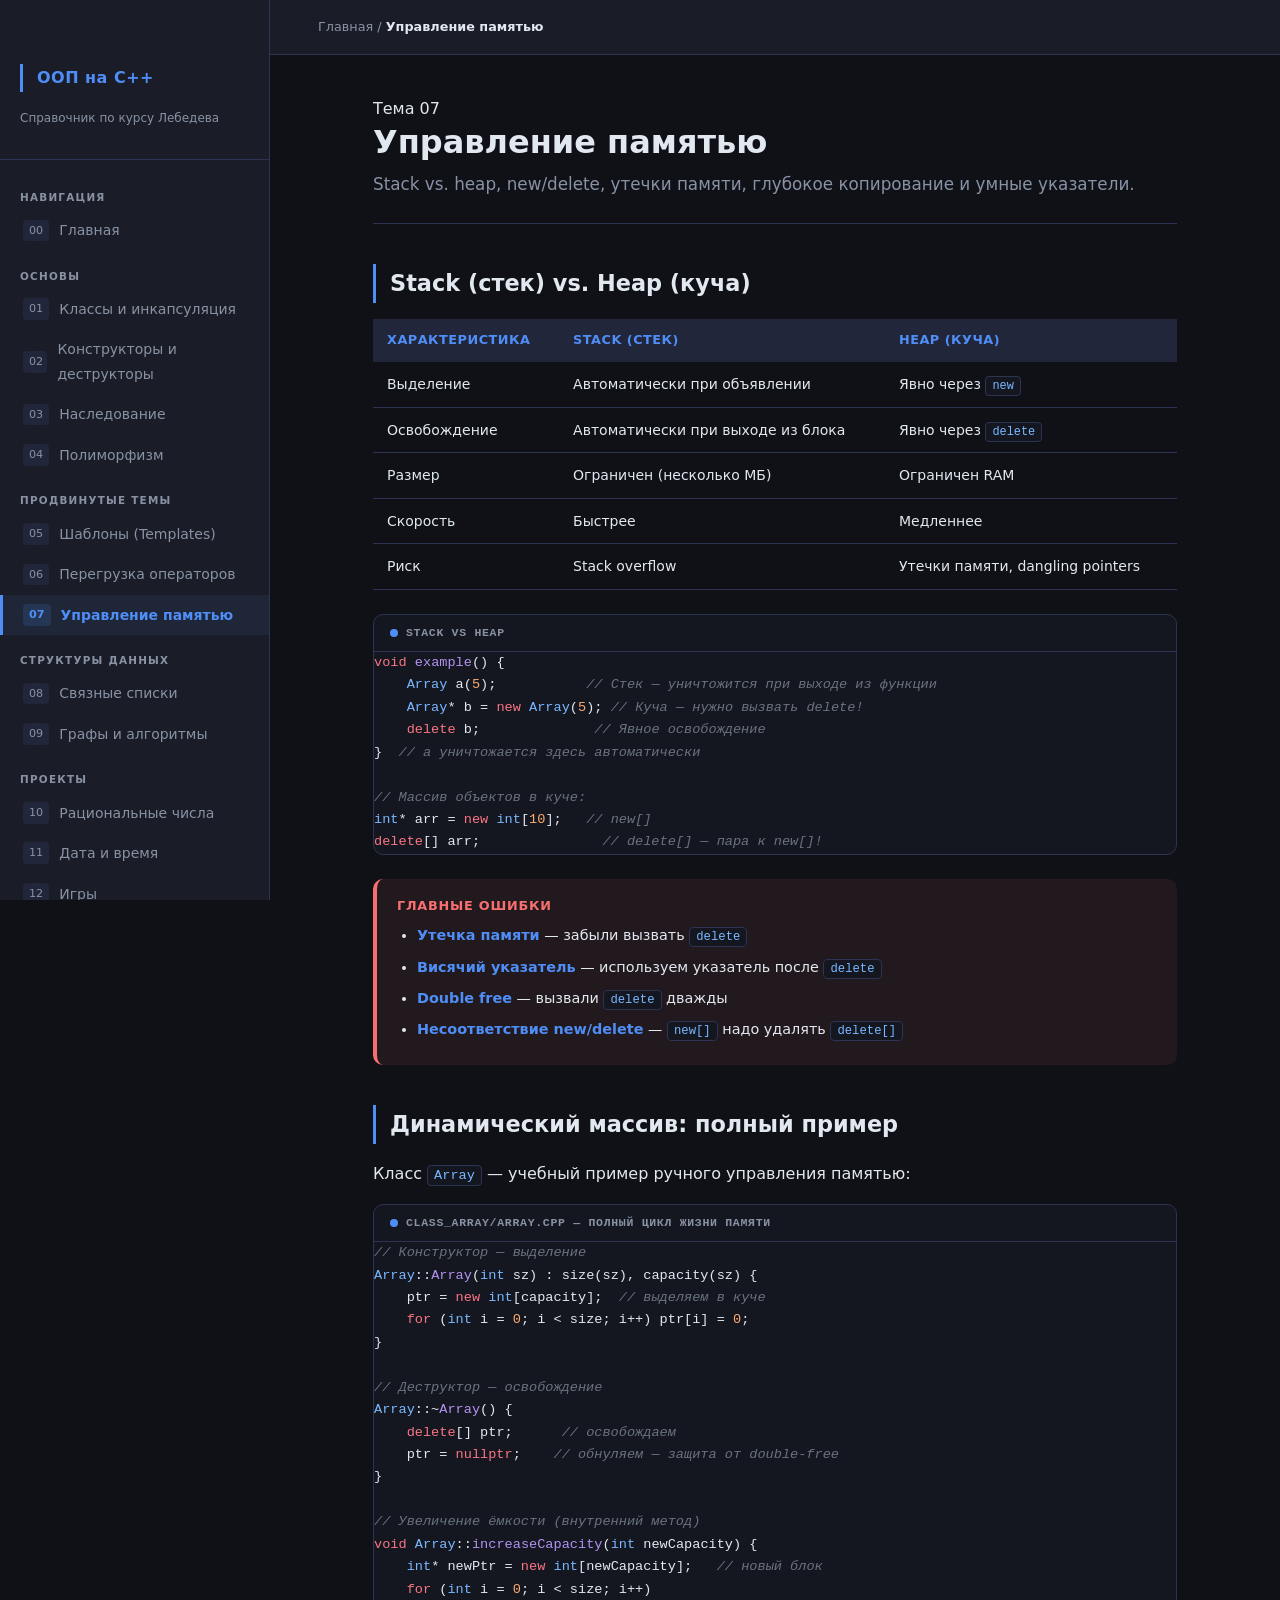
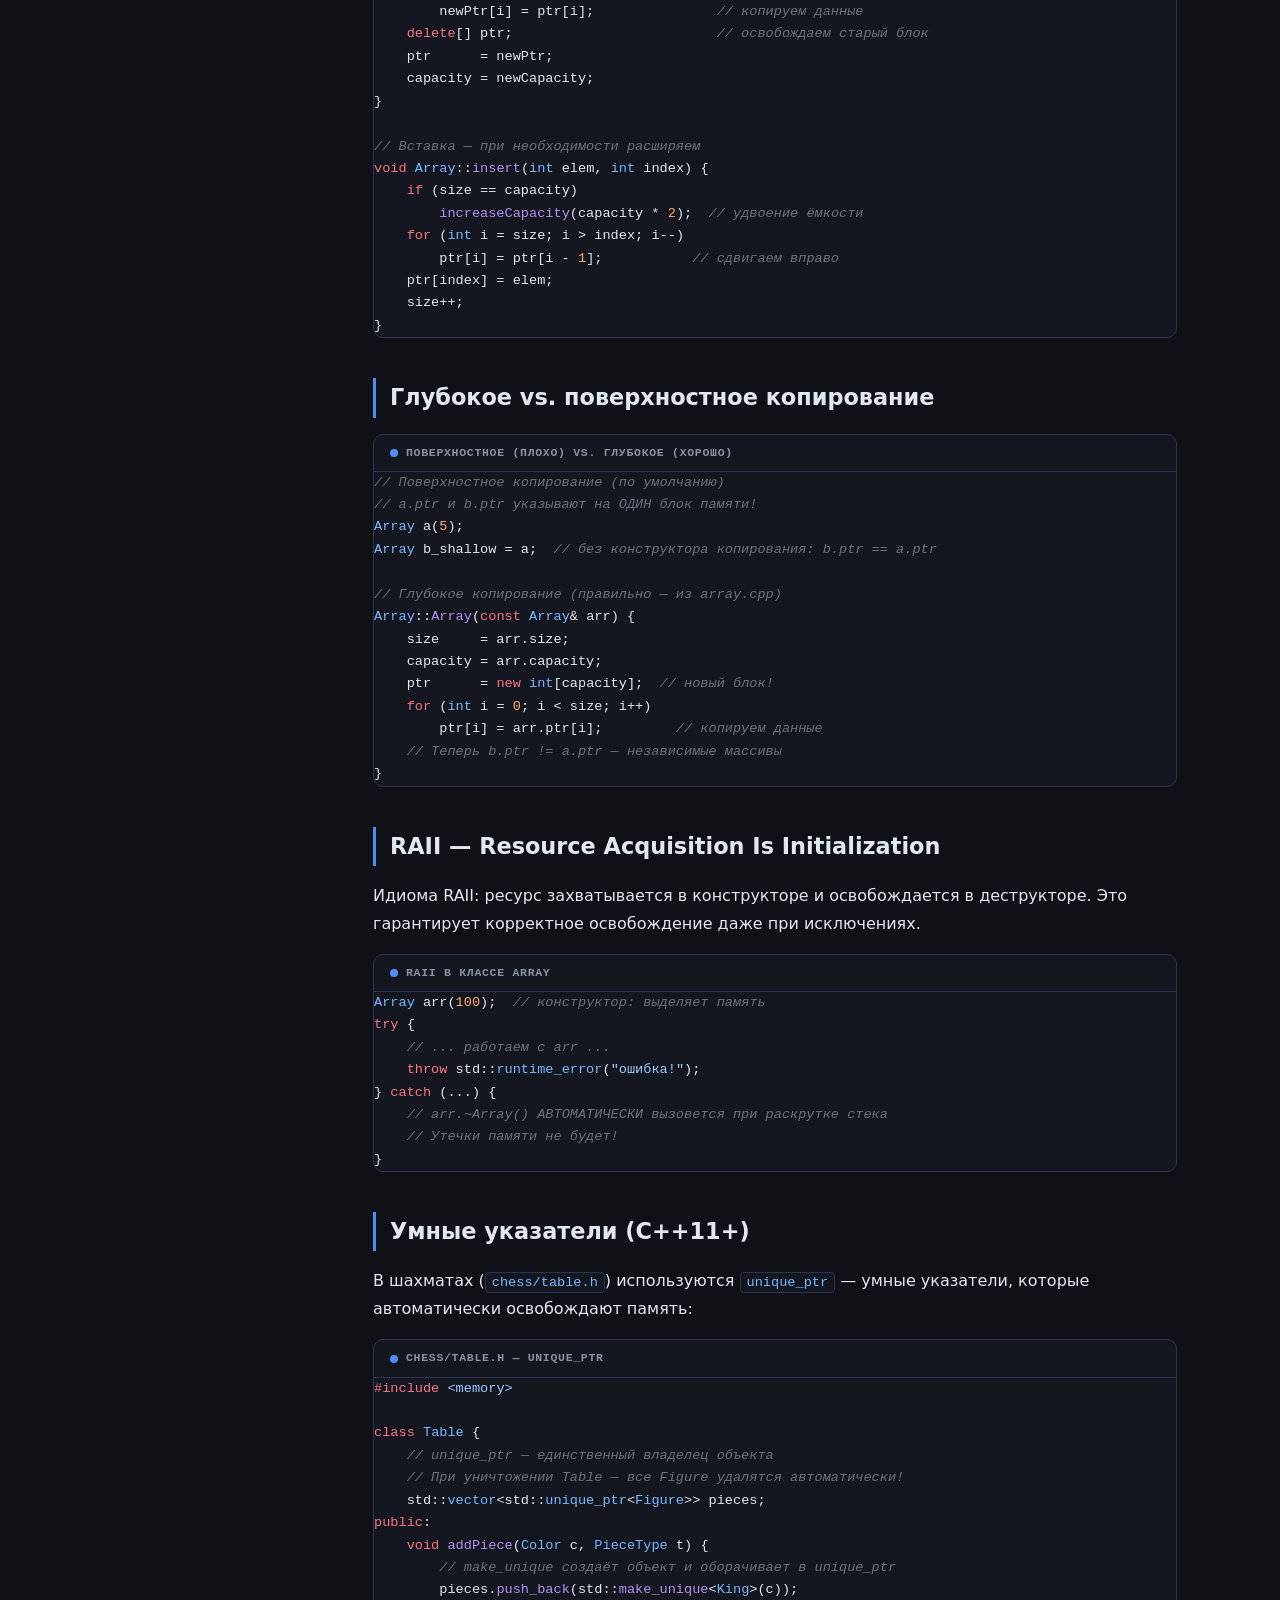
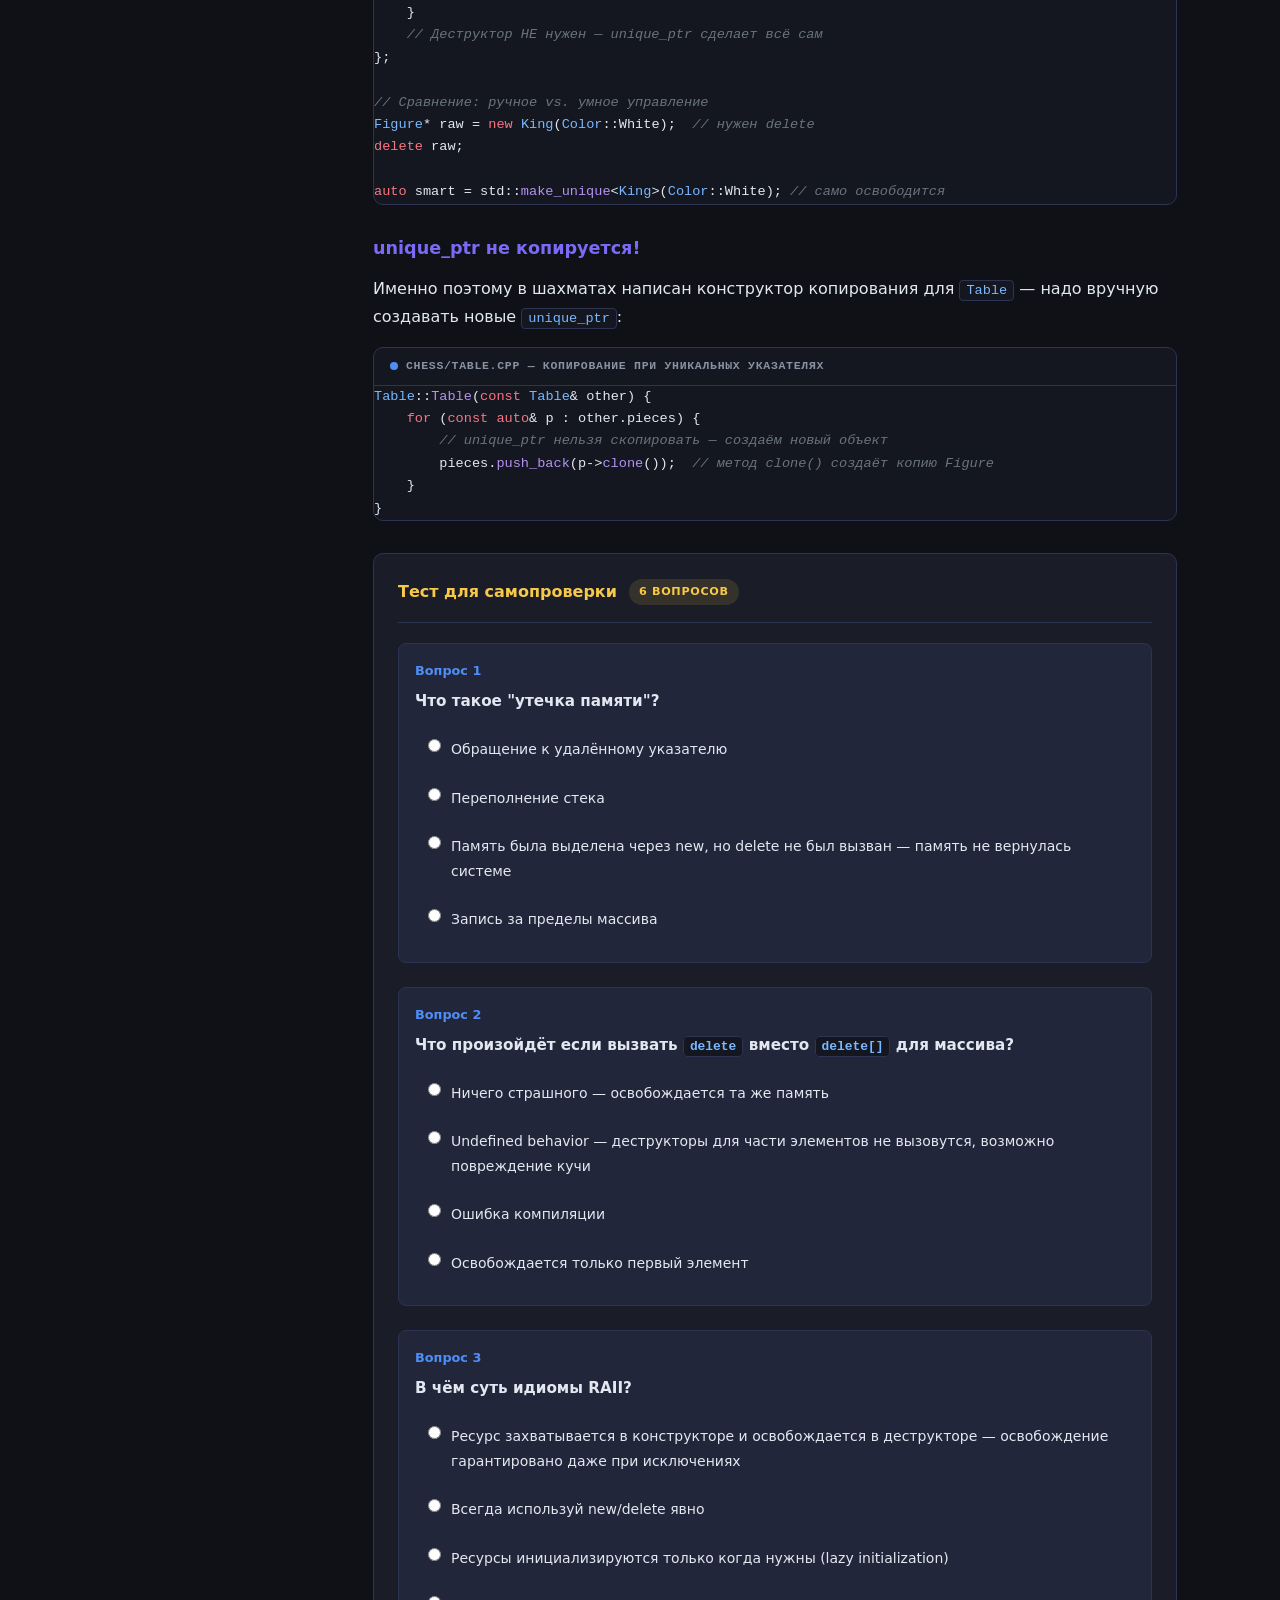
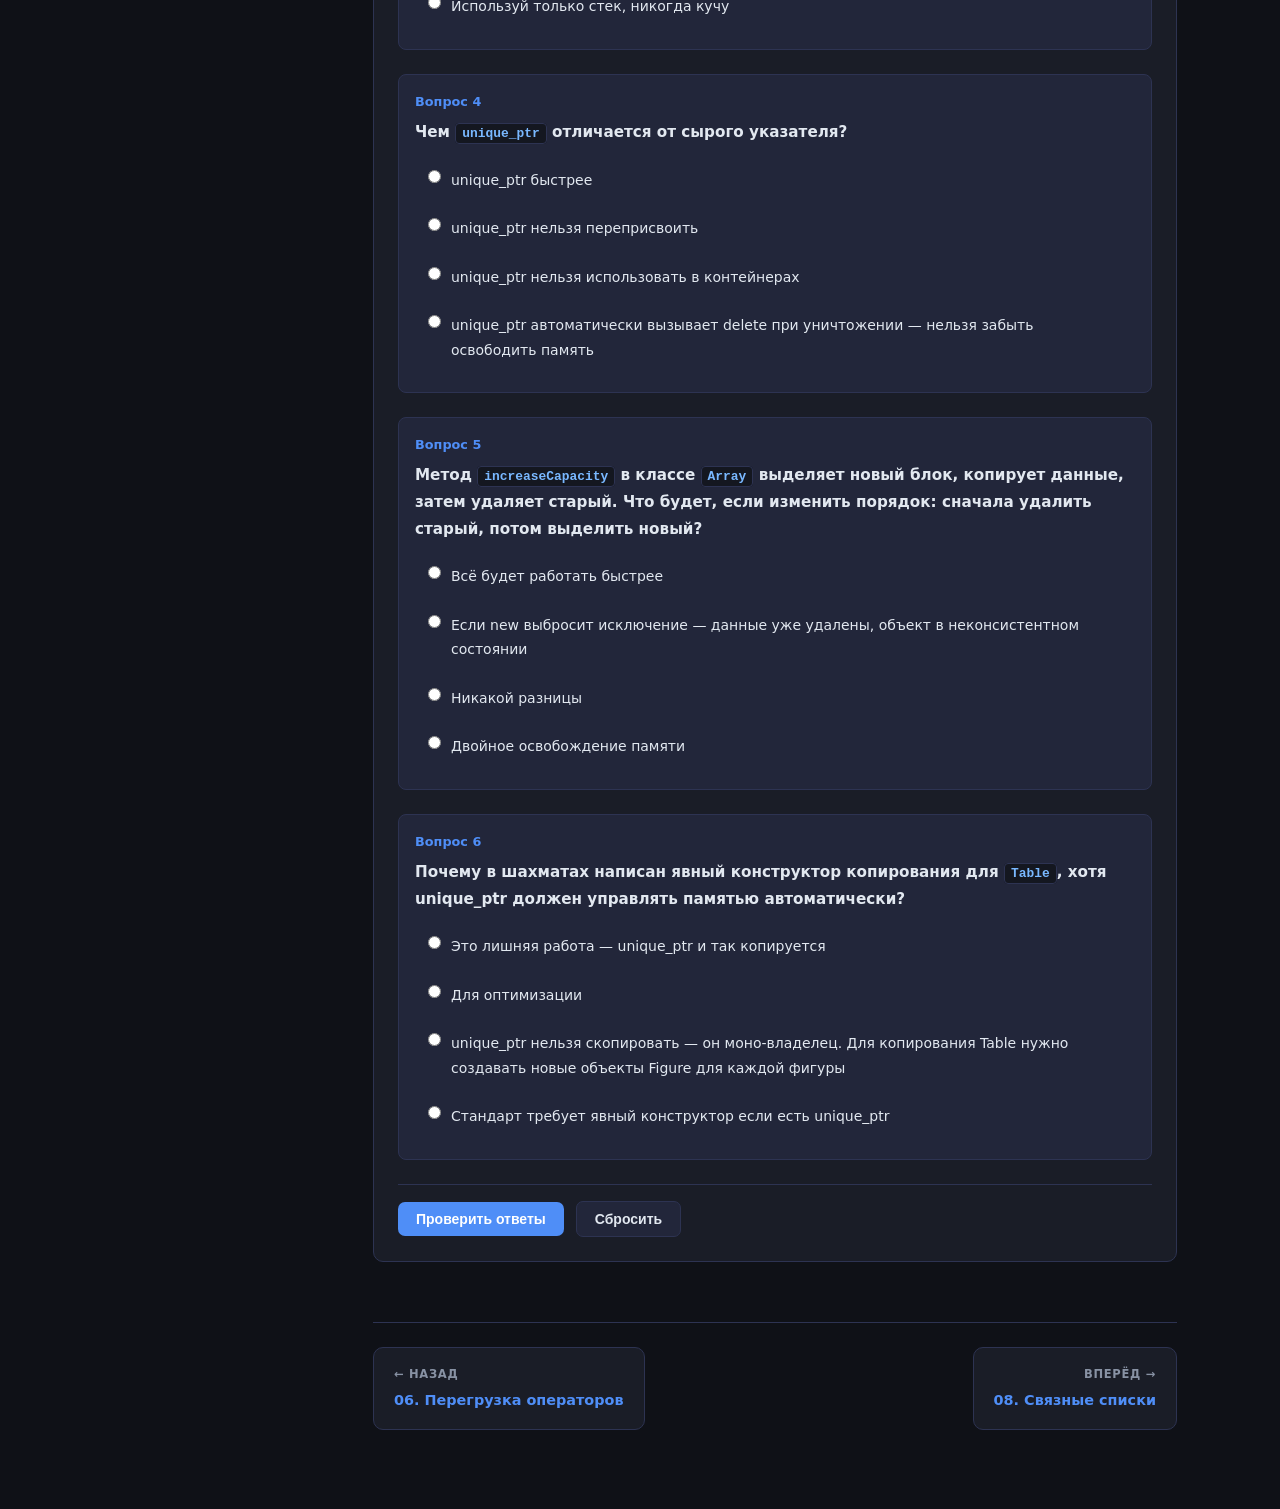
<file: guide/07_memory.html>
<!DOCTYPE html>
<html lang="ru">
<head>
<meta charset="UTF-8"/>
<meta name="viewport" content="width=device-width, initial-scale=1.0"/>
<title>07. Управление памятью — ООП C++</title>
<link rel="stylesheet" href="css/style.css"/>
</head>
<body>
<div class="layout">
<aside class="sidebar">
  <div class="sidebar-logo"><h2>ООП на C++</h2><p>Справочник по курсу Лебедева</p></div>
  <nav class="sidebar-nav">
    <div class="nav-section">Навигация</div>
    <a href="index.html"><span class="num">00</span> Главная</a>
    <div class="nav-section">Основы</div>
    <a href="01_classes.html"><span class="num">01</span> Классы и инкапсуляция</a>
    <a href="02_constructors.html"><span class="num">02</span> Конструкторы и деструкторы</a>
    <a href="03_inheritance.html"><span class="num">03</span> Наследование</a>
    <a href="04_polymorphism.html"><span class="num">04</span> Полиморфизм</a>
    <div class="nav-section">Продвинутые темы</div>
    <a href="05_templates.html"><span class="num">05</span> Шаблоны (Templates)</a>
    <a href="06_operators.html"><span class="num">06</span> Перегрузка операторов</a>
    <a href="07_memory.html" class="active"><span class="num">07</span> Управление памятью</a>
    <div class="nav-section">Структуры данных</div>
    <a href="08_lists.html"><span class="num">08</span> Связные списки</a>
    <a href="09_graphs.html"><span class="num">09</span> Графы и алгоритмы</a>
    <div class="nav-section">Проекты</div>
    <a href="10_rational.html"><span class="num">10</span> Рациональные числа</a>
    <a href="11_datetime.html"><span class="num">11</span> Дата и время</a>
    <a href="12_games.html"><span class="num">12</span> Игры</a>
  </nav>
</aside>
<main class="main">
  <div class="topbar">
    <span class="breadcrumb"><a href="index.html" style="color:var(--muted);text-decoration:none">Главная</a> / <span>Управление памятью</span></span>
  </div>
  <div class="content">

    <div class="tag">Тема 07</div>
    <h1>Управление памятью</h1>
    <p class="subtitle">Stack vs. heap, new/delete, утечки памяти, глубокое копирование и умные указатели.</p>

    <h2>Stack (стек) vs. Heap (куча)</h2>
    <table>
      <tr><th>Характеристика</th><th>Stack (стек)</th><th>Heap (куча)</th></tr>
      <tr><td>Выделение</td><td>Автоматически при объявлении</td><td>Явно через <code>new</code></td></tr>
      <tr><td>Освобождение</td><td>Автоматически при выходе из блока</td><td>Явно через <code>delete</code></td></tr>
      <tr><td>Размер</td><td>Ограничен (несколько МБ)</td><td>Ограничен RAM</td></tr>
      <tr><td>Скорость</td><td>Быстрее</td><td>Медленнее</td></tr>
      <tr><td>Риск</td><td>Stack overflow</td><td>Утечки памяти, dangling pointers</td></tr>
    </table>

    <pre><div class="code-label">Stack vs Heap</div><code><span class="kw">void</span> <span class="fn">example</span>() {
    <span class="tp">Array</span> a(<span class="nm">5</span>);           <span class="cm">// Стек — уничтожится при выходе из функции</span>
    <span class="tp">Array</span>* b = <span class="kw">new</span> <span class="tp">Array</span>(<span class="nm">5</span>); <span class="cm">// Куча — нужно вызвать delete!</span>
    <span class="kw">delete</span> b;              <span class="cm">// Явное освобождение</span>
}  <span class="cm">// a уничтожается здесь автоматически</span>

<span class="cm">// Массив объектов в куче:</span>
<span class="tp">int</span>* arr = <span class="kw">new</span> <span class="tp">int</span>[<span class="nm">10</span>];   <span class="cm">// new[]</span>
<span class="kw">delete</span>[] arr;               <span class="cm">// delete[] — пара к new[]!</span></code></pre>

    <div class="callout danger">
      <div class="callout-title">Главные ошибки</div>
      <ul style="margin:0;padding-left:20px">
        <li><strong>Утечка памяти</strong> — забыли вызвать <code>delete</code></li>
        <li><strong>Висячий указатель</strong> — используем указатель после <code>delete</code></li>
        <li><strong>Double free</strong> — вызвали <code>delete</code> дважды</li>
        <li><strong>Несоответствие new/delete</strong> — <code>new[]</code> надо удалять <code>delete[]</code></li>
      </ul>
    </div>

    <h2>Динамический массив: полный пример</h2>
    <p>Класс <code>Array</code> — учебный пример ручного управления памятью:</p>

    <pre><div class="code-label">class_array/array.cpp — полный цикл жизни памяти</div><code><span class="cm">// Конструктор — выделение</span>
<span class="tp">Array</span>::<span class="fn">Array</span>(<span class="tp">int</span> sz) : size(sz), capacity(sz) {
    ptr = <span class="kw">new</span> <span class="tp">int</span>[capacity];  <span class="cm">// выделяем в куче</span>
    <span class="kw">for</span> (<span class="tp">int</span> i = <span class="nm">0</span>; i &lt; size; i++) ptr[i] = <span class="nm">0</span>;
}

<span class="cm">// Деструктор — освобождение</span>
<span class="tp">Array</span>::~<span class="fn">Array</span>() {
    <span class="kw">delete</span>[] ptr;      <span class="cm">// освобождаем</span>
    ptr = <span class="kw">nullptr</span>;    <span class="cm">// обнуляем — защита от double-free</span>
}

<span class="cm">// Увеличение ёмкости (внутренний метод)</span>
<span class="kw">void</span> <span class="tp">Array</span>::<span class="fn">increaseCapacity</span>(<span class="tp">int</span> newCapacity) {
    <span class="tp">int</span>* newPtr = <span class="kw">new</span> <span class="tp">int</span>[newCapacity];   <span class="cm">// новый блок</span>
    <span class="kw">for</span> (<span class="tp">int</span> i = <span class="nm">0</span>; i &lt; size; i++)
        newPtr[i] = ptr[i];               <span class="cm">// копируем данные</span>
    <span class="kw">delete</span>[] ptr;                         <span class="cm">// освобождаем старый блок</span>
    ptr      = newPtr;
    capacity = newCapacity;
}

<span class="cm">// Вставка — при необходимости расширяем</span>
<span class="kw">void</span> <span class="tp">Array</span>::<span class="fn">insert</span>(<span class="tp">int</span> elem, <span class="tp">int</span> index) {
    <span class="kw">if</span> (size == capacity)
        <span class="fn">increaseCapacity</span>(capacity * <span class="nm">2</span>);  <span class="cm">// удвоение ёмкости</span>
    <span class="kw">for</span> (<span class="tp">int</span> i = size; i &gt; index; i--)
        ptr[i] = ptr[i - <span class="nm">1</span>];           <span class="cm">// сдвигаем вправо</span>
    ptr[index] = elem;
    size++;
}</code></pre>

    <h2>Глубокое vs. поверхностное копирование</h2>

    <pre><div class="code-label">Поверхностное (плохо) vs. глубокое (хорошо)</div><code><span class="cm">// Поверхностное копирование (по умолчанию)</span>
<span class="cm">// a.ptr и b.ptr указывают на ОДИН блок памяти!</span>
<span class="tp">Array</span> a(<span class="nm">5</span>);
<span class="tp">Array</span> b_shallow = a;  <span class="cm">// без конструктора копирования: b.ptr == a.ptr</span>

<span class="cm">// Глубокое копирование (правильно — из array.cpp)</span>
<span class="tp">Array</span>::<span class="fn">Array</span>(<span class="kw">const</span> <span class="tp">Array</span>&amp; arr) {
    size     = arr.size;
    capacity = arr.capacity;
    ptr      = <span class="kw">new</span> <span class="tp">int</span>[capacity];  <span class="cm">// новый блок!</span>
    <span class="kw">for</span> (<span class="tp">int</span> i = <span class="nm">0</span>; i &lt; size; i++)
        ptr[i] = arr.ptr[i];         <span class="cm">// копируем данные</span>
    <span class="cm">// Теперь b.ptr != a.ptr — независимые массивы</span>
}</code></pre>

    <h2>RAII — Resource Acquisition Is Initialization</h2>
    <p>Идиома RAII: ресурс захватывается в конструкторе и освобождается в деструкторе. Это гарантирует корректное освобождение даже при исключениях.</p>

    <pre><div class="code-label">RAII в классе Array</div><code><span class="tp">Array</span> arr(<span class="nm">100</span>);  <span class="cm">// конструктор: выделяет память</span>
<span class="kw">try</span> {
    <span class="cm">// ... работаем с arr ...</span>
    <span class="kw">throw</span> std::<span class="tp">runtime_error</span>(<span class="st">"ошибка!"</span>);
} <span class="kw">catch</span> (...) {
    <span class="cm">// arr.~Array() АВТОМАТИЧЕСКИ вызовется при раскрутке стека</span>
    <span class="cm">// Утечки памяти не будет!</span>
}</code></pre>

    <h2>Умные указатели (C++11+)</h2>
    <p>В шахматах (<code>chess/table.h</code>) используются <code>unique_ptr</code> — умные указатели, которые автоматически освобождают память:</p>

    <pre><div class="code-label">chess/table.h — unique_ptr</div><code><span class="kw">#include</span> <span class="st">&lt;memory&gt;</span>

<span class="kw">class</span> <span class="tp">Table</span> {
    <span class="cm">// unique_ptr — единственный владелец объекта</span>
    <span class="cm">// При уничтожении Table — все Figure удалятся автоматически!</span>
    std::<span class="tp">vector</span>&lt;std::<span class="tp">unique_ptr</span>&lt;<span class="tp">Figure</span>&gt;&gt; pieces;
<span class="kw">public</span>:
    <span class="kw">void</span> <span class="fn">addPiece</span>(<span class="tp">Color</span> c, <span class="tp">PieceType</span> t) {
        <span class="cm">// make_unique создаёт объект и оборачивает в unique_ptr</span>
        pieces.<span class="fn">push_back</span>(std::<span class="fn">make_unique</span>&lt;<span class="tp">King</span>&gt;(c));
    }
    <span class="cm">// Деструктор НЕ нужен — unique_ptr сделает всё сам</span>
};

<span class="cm">// Сравнение: ручное vs. умное управление</span>
<span class="tp">Figure</span>* raw = <span class="kw">new</span> <span class="tp">King</span>(<span class="tp">Color</span>::White);  <span class="cm">// нужен delete</span>
<span class="kw">delete</span> raw;

<span class="kw">auto</span> smart = std::<span class="fn">make_unique</span>&lt;<span class="tp">King</span>&gt;(<span class="tp">Color</span>::White); <span class="cm">// само освободится</span></code></pre>

    <h3>unique_ptr не копируется!</h3>
    <p>Именно поэтому в шахматах написан конструктор копирования для <code>Table</code> — надо вручную создавать новые <code>unique_ptr</code>:</p>

    <pre><div class="code-label">chess/table.cpp — копирование при уникальных указателях</div><code><span class="tp">Table</span>::<span class="fn">Table</span>(<span class="kw">const</span> <span class="tp">Table</span>&amp; other) {
    <span class="kw">for</span> (<span class="kw">const</span> <span class="kw">auto</span>&amp; p : other.pieces) {
        <span class="cm">// unique_ptr нельзя скопировать — создаём новый объект</span>
        pieces.<span class="fn">push_back</span>(p-&gt;<span class="fn">clone</span>());  <span class="cm">// метод clone() создаёт копию Figure</span>
    }
}</code></pre>

    <!-- QUIZ -->
    <div class="quiz-block" id="quiz07">
      <div class="quiz-header">
        <h3>Тест для самопроверки</h3>
        <span class="badge">6 вопросов</span>
      </div>

      <div class="question" data-correct="c">
        <span class="q-num">Вопрос 1</span>
        <p>Что такое "утечка памяти"?</p>
        <div class="options">
          <label><input type="radio" name="q1" value="a"/> Обращение к удалённому указателю</label>
          <label><input type="radio" name="q1" value="b"/> Переполнение стека</label>
          <label><input type="radio" name="q1" value="c"/> Память была выделена через new, но delete не был вызван — память не вернулась системе</label>
          <label><input type="radio" name="q1" value="d"/> Запись за пределы массива</label>
        </div>
        <div class="explanation">Утечка памяти: программа выделила память в куче через <code>new</code>, но никогда не освободила через <code>delete</code>. Память остаётся занятой до завершения процесса. Накопленные утечки могут привести к исчерпанию памяти.</div>
      </div>

      <div class="question" data-correct="b">
        <span class="q-num">Вопрос 2</span>
        <p>Что произойдёт если вызвать <code>delete</code> вместо <code>delete[]</code> для массива?</p>
        <div class="options">
          <label><input type="radio" name="q2" value="a"/> Ничего страшного — освобождается та же память</label>
          <label><input type="radio" name="q2" value="b"/> Undefined behavior — деструкторы для части элементов не вызовутся, возможно повреждение кучи</label>
          <label><input type="radio" name="q2" value="c"/> Ошибка компиляции</label>
          <label><input type="radio" name="q2" value="d"/> Освобождается только первый элемент</label>
        </div>
        <div class="explanation"><code>delete[]</code> сообщает компилятору, что нужно вызвать деструктор для каждого элемента массива. <code>delete</code> вызовет деструктор только для первого. Это undefined behavior — результат непредсказуем.</div>
      </div>

      <div class="question" data-correct="a">
        <span class="q-num">Вопрос 3</span>
        <p>В чём суть идиомы RAII?</p>
        <div class="options">
          <label><input type="radio" name="q3" value="a"/> Ресурс захватывается в конструкторе и освобождается в деструкторе — освобождение гарантировано даже при исключениях</label>
          <label><input type="radio" name="q3" value="b"/> Всегда используй new/delete явно</label>
          <label><input type="radio" name="q3" value="c"/> Ресурсы инициализируются только когда нужны (lazy initialization)</label>
          <label><input type="radio" name="q3" value="d"/> Используй только стек, никогда кучу</label>
        </div>
        <div class="explanation">RAII (Resource Acquisition Is Initialization): привязываем жизнь ресурса к жизни объекта. Конструктор захватывает, деструктор освобождает. C++ гарантирует вызов деструктора при выходе из области видимости — даже при исключениях.</div>
      </div>

      <div class="question" data-correct="d">
        <span class="q-num">Вопрос 4</span>
        <p>Чем <code>unique_ptr</code> отличается от сырого указателя?</p>
        <div class="options">
          <label><input type="radio" name="q4" value="a"/> unique_ptr быстрее</label>
          <label><input type="radio" name="q4" value="b"/> unique_ptr нельзя переприсвоить</label>
          <label><input type="radio" name="q4" value="c"/> unique_ptr нельзя использовать в контейнерах</label>
          <label><input type="radio" name="q4" value="d"/> unique_ptr автоматически вызывает delete при уничтожении — нельзя забыть освободить память</label>
        </div>
        <div class="explanation"><code>unique_ptr</code> — RAII-обёртка над сырым указателем. При выходе из области видимости или при присваивании нового значения — автоматически вызывает delete. Не допускает копирования (только перемещение), гарантируя единственного владельца.</div>
      </div>

      <div class="question" data-correct="b">
        <span class="q-num">Вопрос 5</span>
        <p>Метод <code>increaseCapacity</code> в классе <code>Array</code> выделяет новый блок, копирует данные, затем удаляет старый. Что будет, если изменить порядок: сначала удалить старый, потом выделить новый?</p>
        <div class="options">
          <label><input type="radio" name="q5" value="a"/> Всё будет работать быстрее</label>
          <label><input type="radio" name="q5" value="b"/> Если new выбросит исключение — данные уже удалены, объект в неконсистентном состоянии</label>
          <label><input type="radio" name="q5" value="c"/> Никакой разницы</label>
          <label><input type="radio" name="q5" value="d"/> Двойное освобождение памяти</label>
        </div>
        <div class="explanation">При <code>new</code> возможно исключение <code>std::bad_alloc</code> если памяти недостаточно. Правильный порядок: сначала выделить новое, скопировать, потом удалить старое. Если new кинет исключение — старые данные сохраняются, объект остаётся рабочим.</div>
      </div>

      <div class="question" data-correct="c">
        <span class="q-num">Вопрос 6</span>
        <p>Почему в шахматах написан явный конструктор копирования для <code>Table</code>, хотя unique_ptr должен управлять памятью автоматически?</p>
        <div class="options">
          <label><input type="radio" name="q6" value="a"/> Это лишняя работа — unique_ptr и так копируется</label>
          <label><input type="radio" name="q6" value="b"/> Для оптимизации</label>
          <label><input type="radio" name="q6" value="c"/> unique_ptr нельзя скопировать — он моно-владелец. Для копирования Table нужно создавать новые объекты Figure для каждой фигуры</label>
          <label><input type="radio" name="q6" value="d"/> Стандарт требует явный конструктор если есть unique_ptr</label>
        </div>
        <div class="explanation"><code>unique_ptr</code> запрещает копирование (только перемещение) — у него единственный владелец. Чтобы скопировать <code>Table</code> (нужно для ИИ: симулировать ходы на копии), нужно явно создавать новые объекты Figure через метод <code>clone()</code>.</div>
      </div>

      <div class="quiz-actions">
        <button class="btn btn-primary check-btn">Проверить ответы</button>
        <button class="btn btn-secondary reset-btn">Сбросить</button>
        <span class="score-display"></span>
      </div>
    </div>

    <div class="page-nav">
      <a href="06_operators.html">
        <span class="nav-dir">← Назад</span>
        <span class="nav-title">06. Перегрузка операторов</span>
      </a>
      <a href="08_lists.html" class="next">
        <span class="nav-dir">Вперёд →</span>
        <span class="nav-title">08. Связные списки</span>
      </a>
    </div>
  </div>
</main>
</div>
<script src="js/quiz.js"></script>
</body>
</html>
</file>
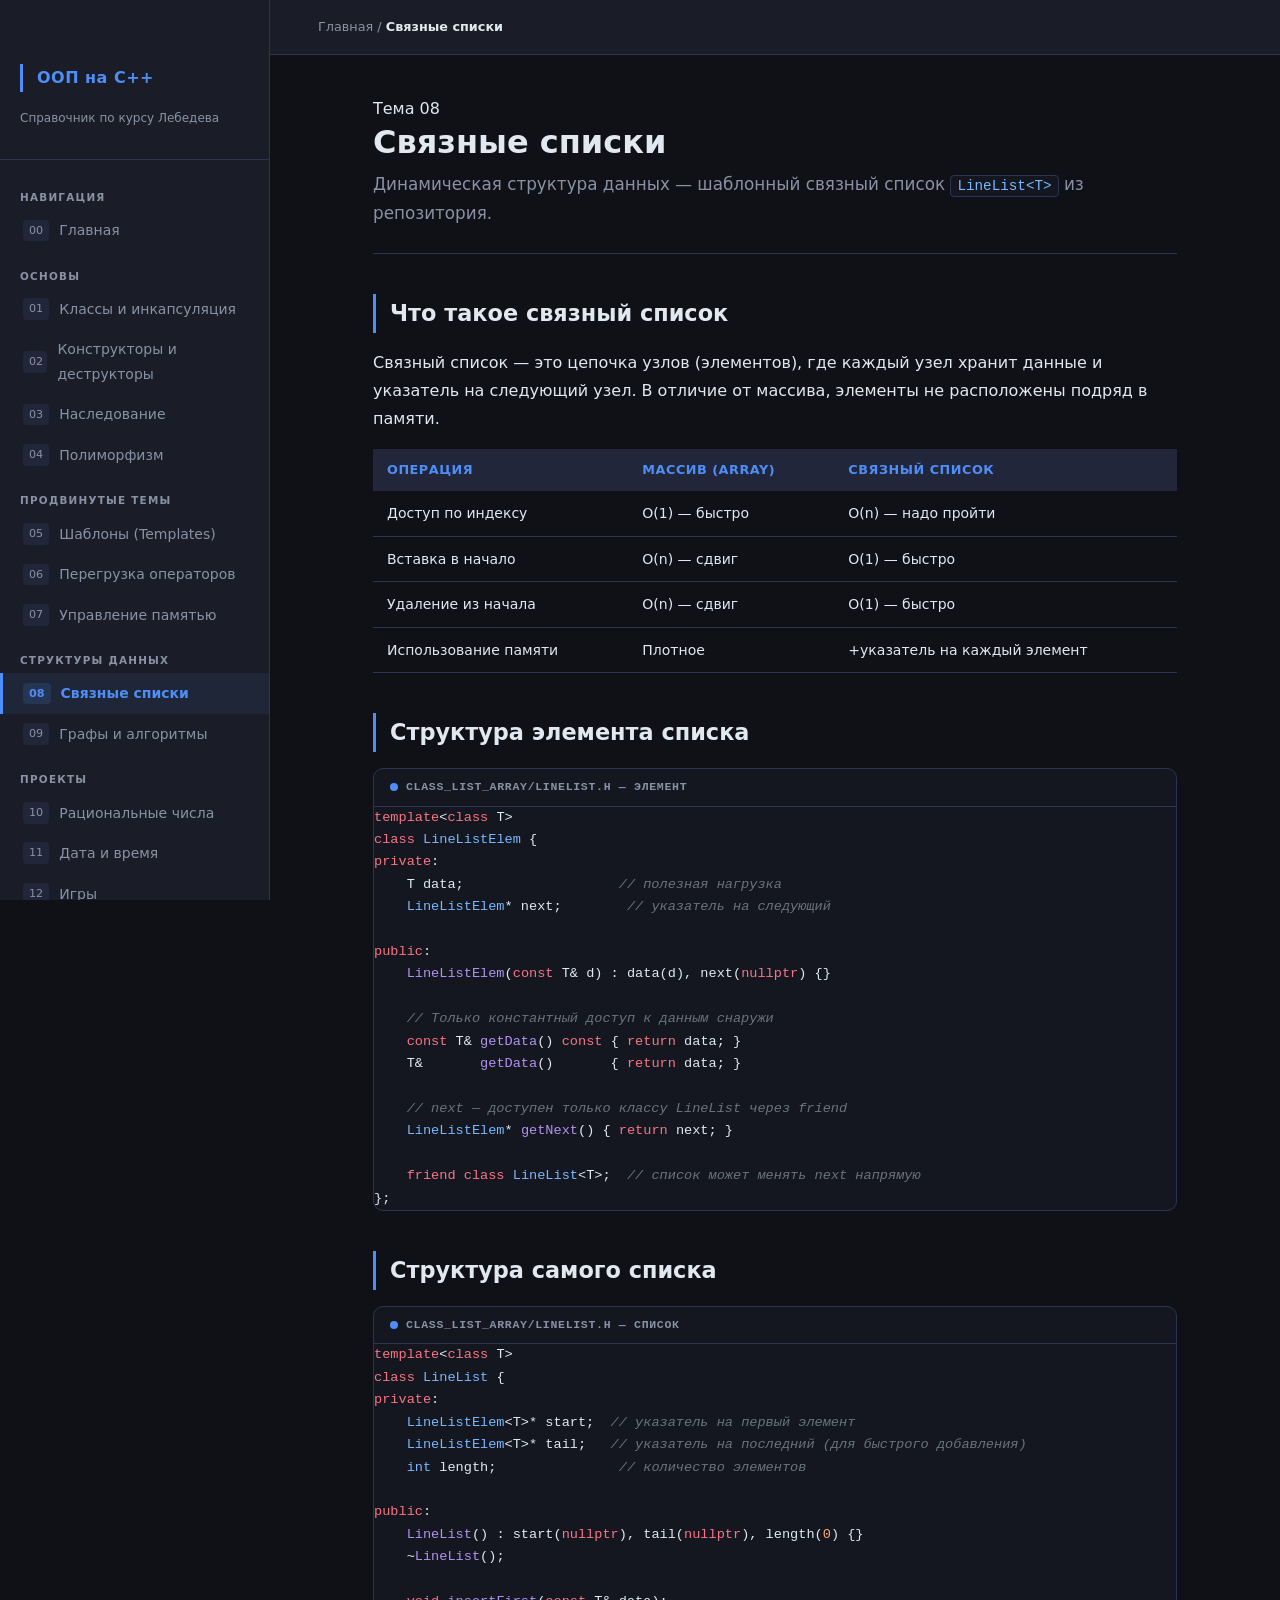
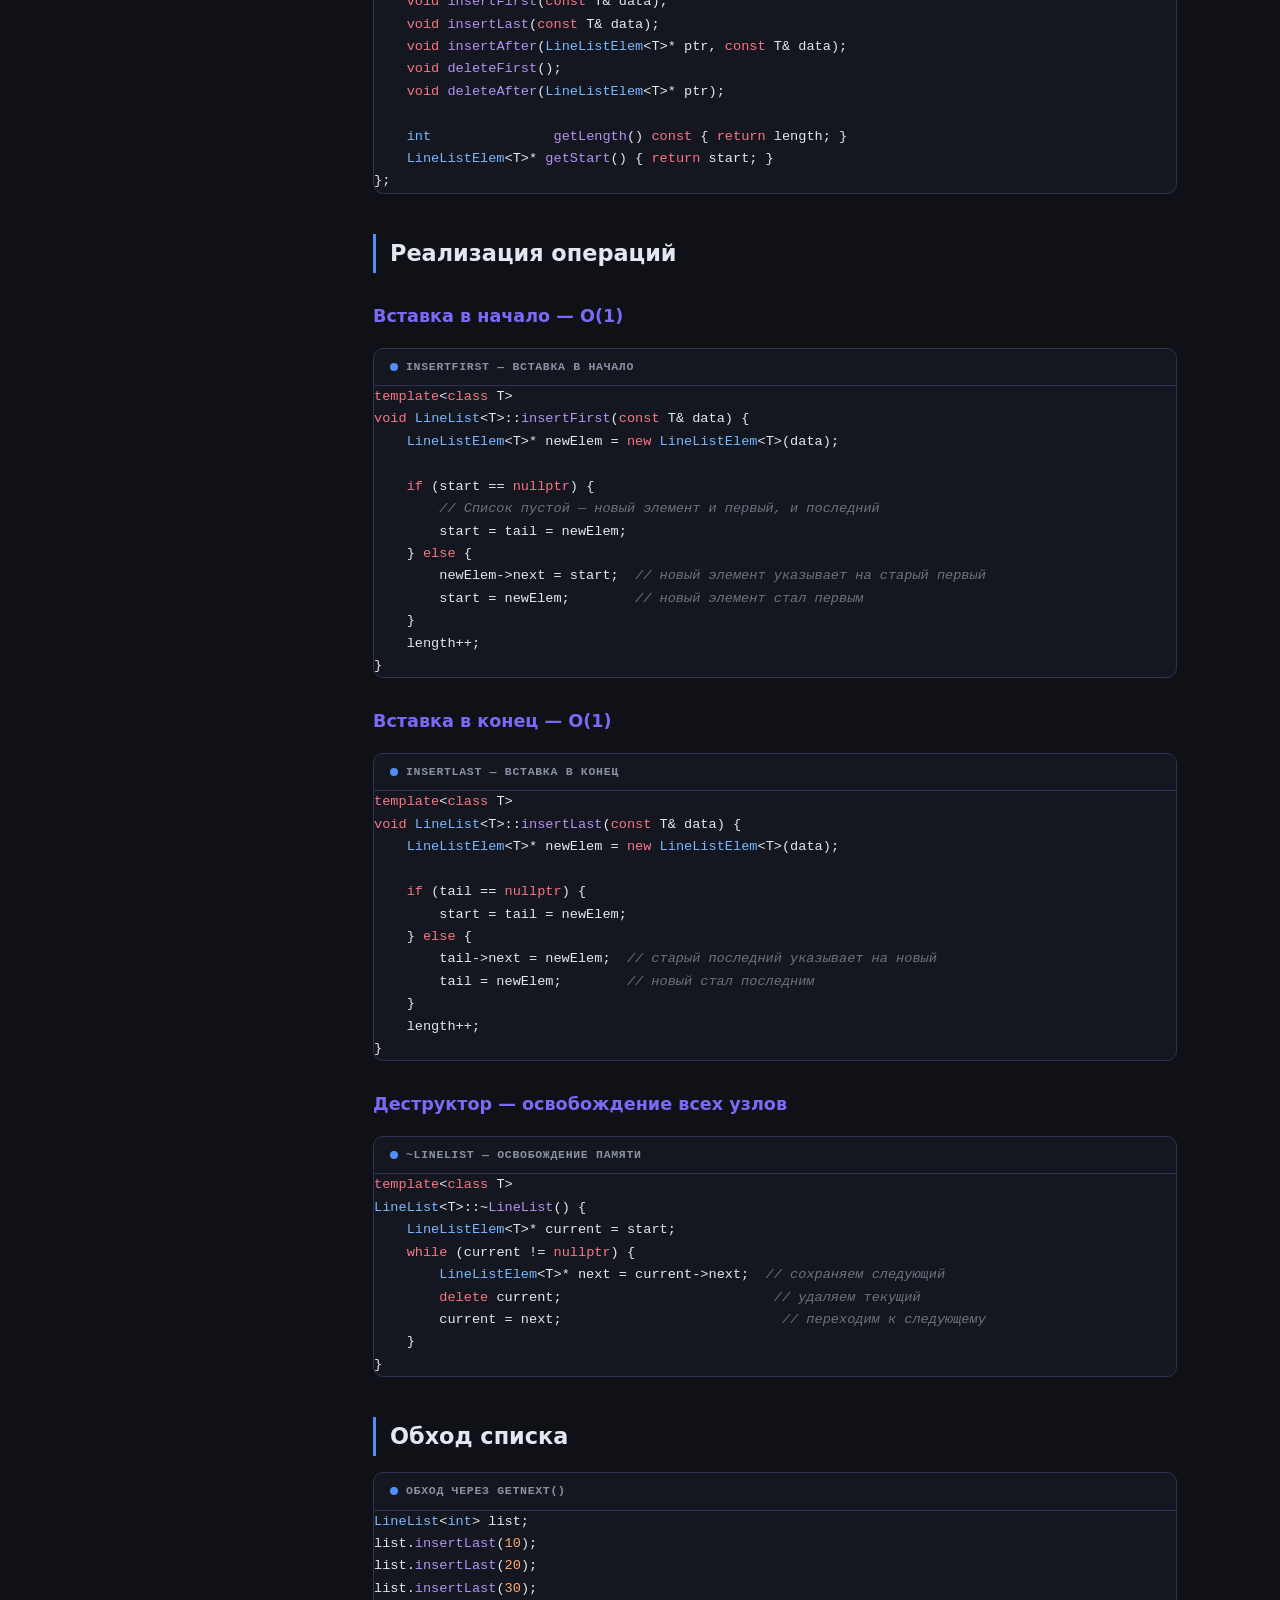
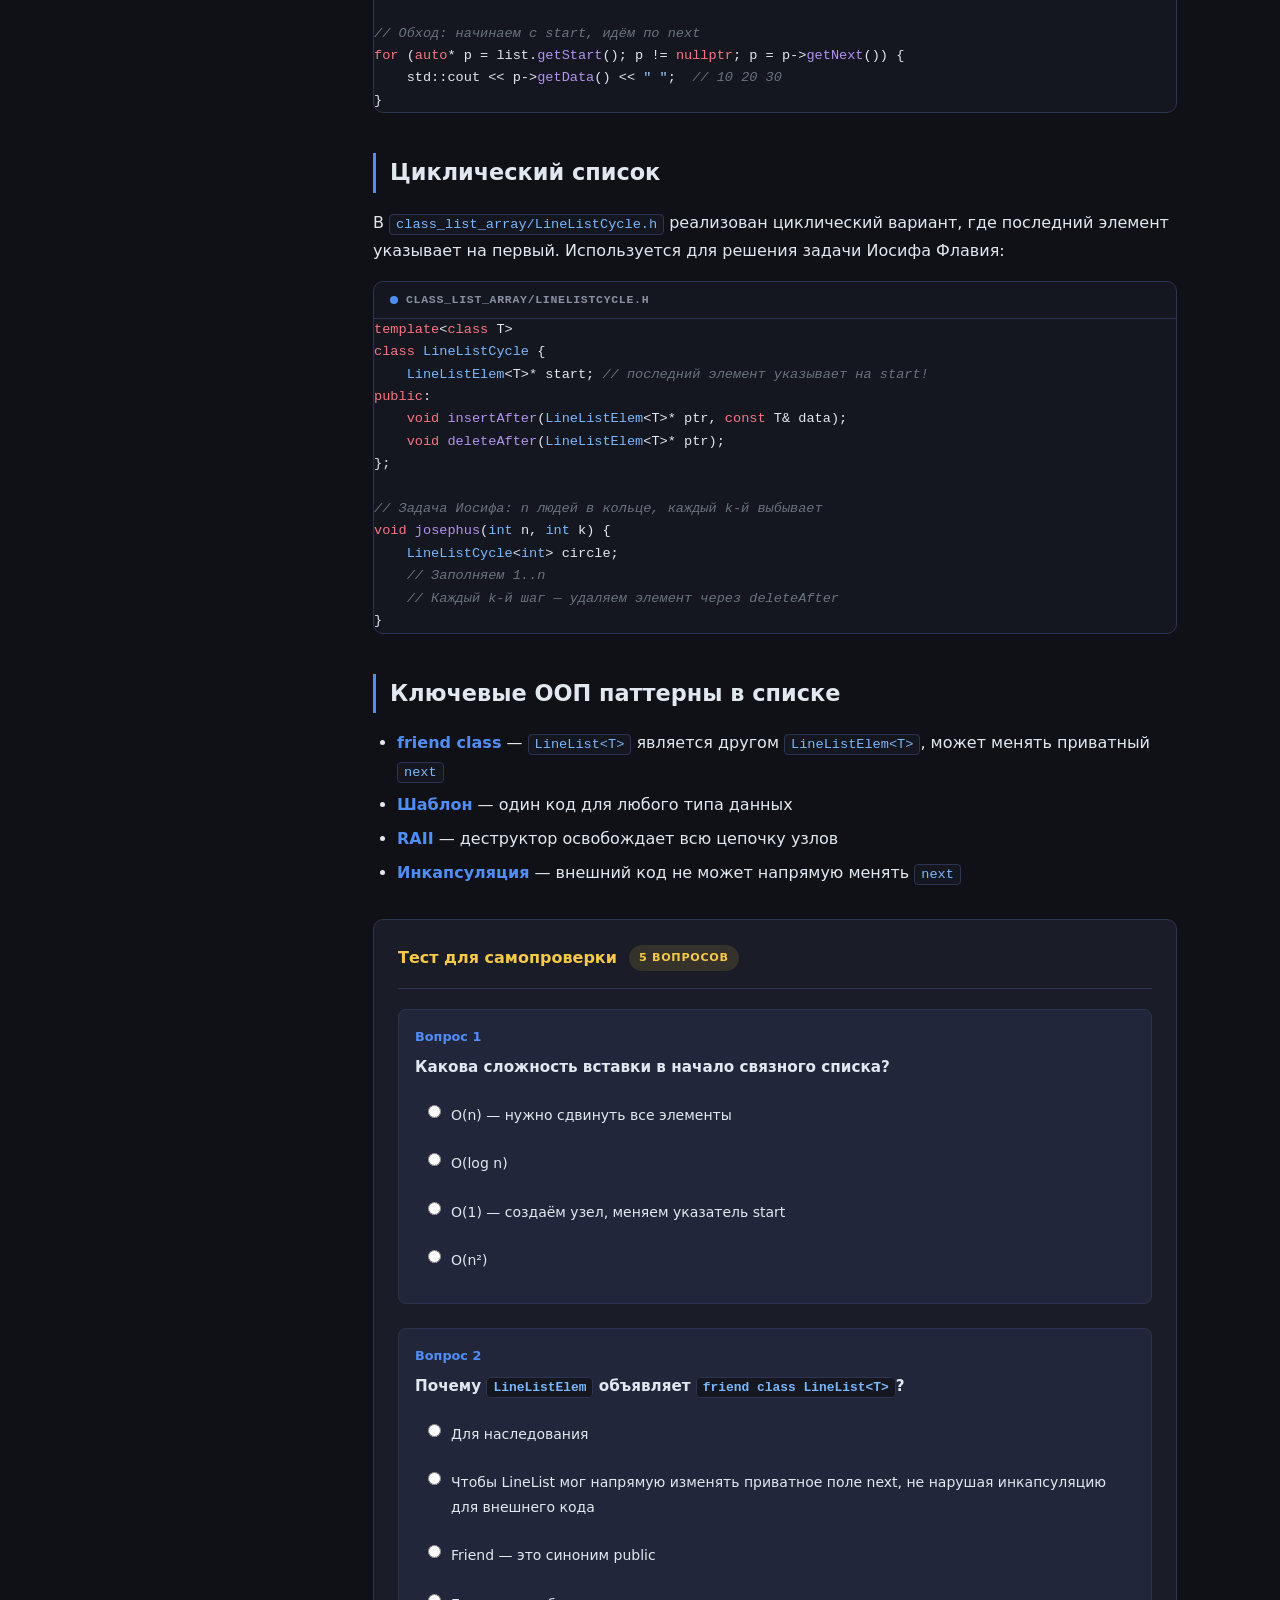
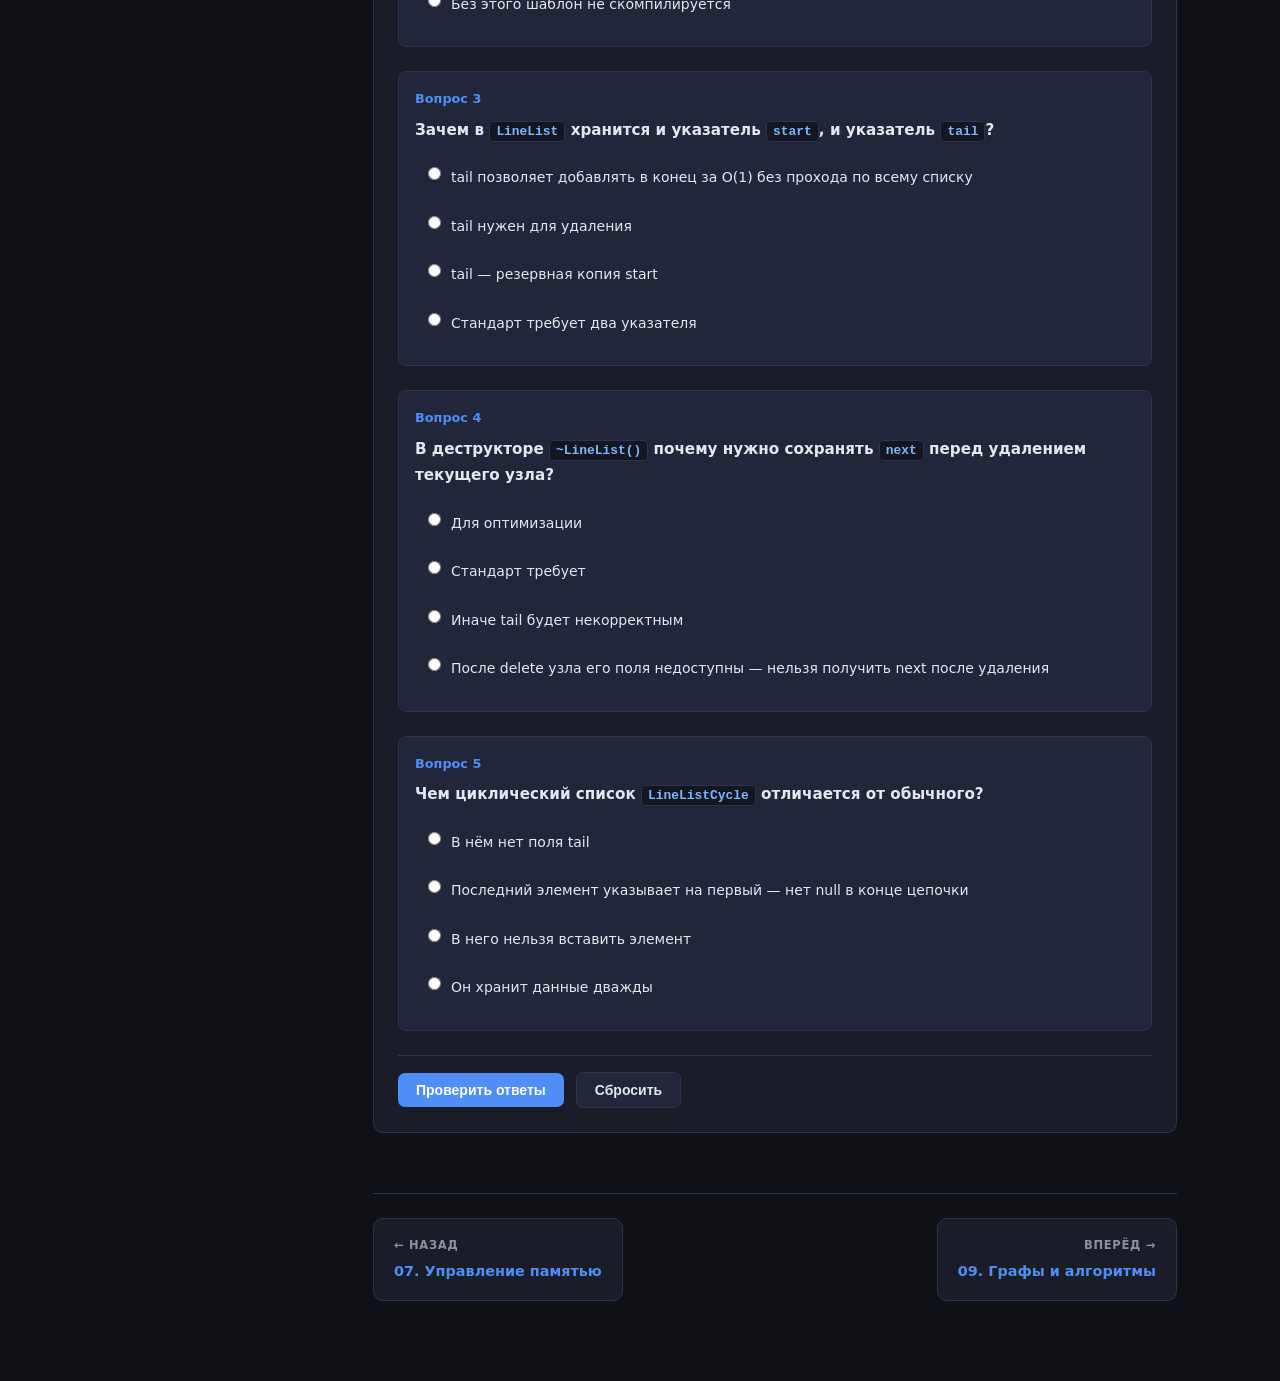
<file: guide/08_lists.html>
<!DOCTYPE html>
<html lang="ru">
<head>
<meta charset="UTF-8"/>
<meta name="viewport" content="width=device-width, initial-scale=1.0"/>
<title>08. Связные списки — ООП C++</title>
<link rel="stylesheet" href="css/style.css"/>
</head>
<body>
<div class="layout">
<aside class="sidebar">
  <div class="sidebar-logo"><h2>ООП на C++</h2><p>Справочник по курсу Лебедева</p></div>
  <nav class="sidebar-nav">
    <div class="nav-section">Навигация</div>
    <a href="index.html"><span class="num">00</span> Главная</a>
    <div class="nav-section">Основы</div>
    <a href="01_classes.html"><span class="num">01</span> Классы и инкапсуляция</a>
    <a href="02_constructors.html"><span class="num">02</span> Конструкторы и деструкторы</a>
    <a href="03_inheritance.html"><span class="num">03</span> Наследование</a>
    <a href="04_polymorphism.html"><span class="num">04</span> Полиморфизм</a>
    <div class="nav-section">Продвинутые темы</div>
    <a href="05_templates.html"><span class="num">05</span> Шаблоны (Templates)</a>
    <a href="06_operators.html"><span class="num">06</span> Перегрузка операторов</a>
    <a href="07_memory.html"><span class="num">07</span> Управление памятью</a>
    <div class="nav-section">Структуры данных</div>
    <a href="08_lists.html" class="active"><span class="num">08</span> Связные списки</a>
    <a href="09_graphs.html"><span class="num">09</span> Графы и алгоритмы</a>
    <div class="nav-section">Проекты</div>
    <a href="10_rational.html"><span class="num">10</span> Рациональные числа</a>
    <a href="11_datetime.html"><span class="num">11</span> Дата и время</a>
    <a href="12_games.html"><span class="num">12</span> Игры</a>
  </nav>
</aside>
<main class="main">
  <div class="topbar">
    <span class="breadcrumb"><a href="index.html" style="color:var(--muted);text-decoration:none">Главная</a> / <span>Связные списки</span></span>
  </div>
  <div class="content">

    <div class="tag">Тема 08</div>
    <h1>Связные списки</h1>
    <p class="subtitle">Динамическая структура данных — шаблонный связный список <code>LineList&lt;T&gt;</code> из репозитория.</p>

    <h2>Что такое связный список</h2>
    <p>Связный список — это цепочка узлов (элементов), где каждый узел хранит данные и указатель на следующий узел. В отличие от массива, элементы не расположены подряд в памяти.</p>

    <table>
      <tr><th>Операция</th><th>Массив (Array)</th><th>Связный список</th></tr>
      <tr><td>Доступ по индексу</td><td>O(1) — быстро</td><td>O(n) — надо пройти</td></tr>
      <tr><td>Вставка в начало</td><td>O(n) — сдвиг</td><td>O(1) — быстро</td></tr>
      <tr><td>Удаление из начала</td><td>O(n) — сдвиг</td><td>O(1) — быстро</td></tr>
      <tr><td>Использование памяти</td><td>Плотное</td><td>+указатель на каждый элемент</td></tr>
    </table>

    <h2>Структура элемента списка</h2>

    <pre><div class="code-label">class_list_array/LineList.h — элемент</div><code><span class="kw">template</span>&lt;<span class="kw">class</span> T&gt;
<span class="kw">class</span> <span class="tp">LineListElem</span> {
<span class="kw">private</span>:
    T data;                   <span class="cm">// полезная нагрузка</span>
    <span class="tp">LineListElem</span>* next;        <span class="cm">// указатель на следующий</span>

<span class="kw">public</span>:
    <span class="fn">LineListElem</span>(<span class="kw">const</span> T&amp; d) : data(d), next(<span class="kw">nullptr</span>) {}

    <span class="cm">// Только константный доступ к данным снаружи</span>
    <span class="kw">const</span> T&amp; <span class="fn">getData</span>() <span class="kw">const</span> { <span class="kw">return</span> data; }
    T&amp;       <span class="fn">getData</span>()       { <span class="kw">return</span> data; }

    <span class="cm">// next — доступен только классу LineList через friend</span>
    <span class="tp">LineListElem</span>* <span class="fn">getNext</span>() { <span class="kw">return</span> next; }

    <span class="kw">friend class</span> <span class="tp">LineList</span>&lt;T&gt;;  <span class="cm">// список может менять next напрямую</span>
};</code></pre>

    <h2>Структура самого списка</h2>

    <pre><div class="code-label">class_list_array/LineList.h — список</div><code><span class="kw">template</span>&lt;<span class="kw">class</span> T&gt;
<span class="kw">class</span> <span class="tp">LineList</span> {
<span class="kw">private</span>:
    <span class="tp">LineListElem</span>&lt;T&gt;* start;  <span class="cm">// указатель на первый элемент</span>
    <span class="tp">LineListElem</span>&lt;T&gt;* tail;   <span class="cm">// указатель на последний (для быстрого добавления)</span>
    <span class="tp">int</span> length;               <span class="cm">// количество элементов</span>

<span class="kw">public</span>:
    <span class="fn">LineList</span>() : start(<span class="kw">nullptr</span>), tail(<span class="kw">nullptr</span>), length(<span class="nm">0</span>) {}
    ~<span class="fn">LineList</span>();

    <span class="kw">void</span> <span class="fn">insertFirst</span>(<span class="kw">const</span> T&amp; data);
    <span class="kw">void</span> <span class="fn">insertLast</span>(<span class="kw">const</span> T&amp; data);
    <span class="kw">void</span> <span class="fn">insertAfter</span>(<span class="tp">LineListElem</span>&lt;T&gt;* ptr, <span class="kw">const</span> T&amp; data);
    <span class="kw">void</span> <span class="fn">deleteFirst</span>();
    <span class="kw">void</span> <span class="fn">deleteAfter</span>(<span class="tp">LineListElem</span>&lt;T&gt;* ptr);

    <span class="tp">int</span>               <span class="fn">getLength</span>() <span class="kw">const</span> { <span class="kw">return</span> length; }
    <span class="tp">LineListElem</span>&lt;T&gt;* <span class="fn">getStart</span>() { <span class="kw">return</span> start; }
};</code></pre>

    <h2>Реализация операций</h2>

    <h3>Вставка в начало — O(1)</h3>
    <pre><div class="code-label">insertFirst — вставка в начало</div><code><span class="kw">template</span>&lt;<span class="kw">class</span> T&gt;
<span class="kw">void</span> <span class="tp">LineList</span>&lt;T&gt;::<span class="fn">insertFirst</span>(<span class="kw">const</span> T&amp; data) {
    <span class="tp">LineListElem</span>&lt;T&gt;* newElem = <span class="kw">new</span> <span class="tp">LineListElem</span>&lt;T&gt;(data);

    <span class="kw">if</span> (start == <span class="kw">nullptr</span>) {
        <span class="cm">// Список пустой — новый элемент и первый, и последний</span>
        start = tail = newElem;
    } <span class="kw">else</span> {
        newElem-&gt;next = start;  <span class="cm">// новый элемент указывает на старый первый</span>
        start = newElem;        <span class="cm">// новый элемент стал первым</span>
    }
    length++;
}</code></pre>

    <h3>Вставка в конец — O(1)</h3>
    <pre><div class="code-label">insertLast — вставка в конец</div><code><span class="kw">template</span>&lt;<span class="kw">class</span> T&gt;
<span class="kw">void</span> <span class="tp">LineList</span>&lt;T&gt;::<span class="fn">insertLast</span>(<span class="kw">const</span> T&amp; data) {
    <span class="tp">LineListElem</span>&lt;T&gt;* newElem = <span class="kw">new</span> <span class="tp">LineListElem</span>&lt;T&gt;(data);

    <span class="kw">if</span> (tail == <span class="kw">nullptr</span>) {
        start = tail = newElem;
    } <span class="kw">else</span> {
        tail-&gt;next = newElem;  <span class="cm">// старый последний указывает на новый</span>
        tail = newElem;        <span class="cm">// новый стал последним</span>
    }
    length++;
}</code></pre>

    <h3>Деструктор — освобождение всех узлов</h3>
    <pre><div class="code-label">~LineList — освобождение памяти</div><code><span class="kw">template</span>&lt;<span class="kw">class</span> T&gt;
<span class="tp">LineList</span>&lt;T&gt;::~<span class="fn">LineList</span>() {
    <span class="tp">LineListElem</span>&lt;T&gt;* current = start;
    <span class="kw">while</span> (current != <span class="kw">nullptr</span>) {
        <span class="tp">LineListElem</span>&lt;T&gt;* next = current-&gt;next;  <span class="cm">// сохраняем следующий</span>
        <span class="kw">delete</span> current;                          <span class="cm">// удаляем текущий</span>
        current = next;                           <span class="cm">// переходим к следующему</span>
    }
}</code></pre>

    <h2>Обход списка</h2>
    <pre><div class="code-label">Обход через getNext()</div><code><span class="tp">LineList</span>&lt;<span class="tp">int</span>&gt; list;
list.<span class="fn">insertLast</span>(<span class="nm">10</span>);
list.<span class="fn">insertLast</span>(<span class="nm">20</span>);
list.<span class="fn">insertLast</span>(<span class="nm">30</span>);

<span class="cm">// Обход: начинаем с start, идём по next</span>
<span class="kw">for</span> (<span class="kw">auto</span>* p = list.<span class="fn">getStart</span>(); p != <span class="kw">nullptr</span>; p = p-&gt;<span class="fn">getNext</span>()) {
    std::cout &lt;&lt; p-&gt;<span class="fn">getData</span>() &lt;&lt; <span class="st">" "</span>;  <span class="cm">// 10 20 30</span>
}</code></pre>

    <h2>Циклический список</h2>
    <p>В <code>class_list_array/LineListCycle.h</code> реализован циклический вариант, где последний элемент указывает на первый. Используется для решения задачи Иосифа Флавия:</p>

    <pre><div class="code-label">class_list_array/LineListCycle.h</div><code><span class="kw">template</span>&lt;<span class="kw">class</span> T&gt;
<span class="kw">class</span> <span class="tp">LineListCycle</span> {
    <span class="tp">LineListElem</span>&lt;T&gt;* start; <span class="cm">// последний элемент указывает на start!</span>
<span class="kw">public</span>:
    <span class="kw">void</span> <span class="fn">insertAfter</span>(<span class="tp">LineListElem</span>&lt;T&gt;* ptr, <span class="kw">const</span> T&amp; data);
    <span class="kw">void</span> <span class="fn">deleteAfter</span>(<span class="tp">LineListElem</span>&lt;T&gt;* ptr);
};

<span class="cm">// Задача Иосифа: n людей в кольце, каждый k-й выбывает</span>
<span class="kw">void</span> <span class="fn">josephus</span>(<span class="tp">int</span> n, <span class="tp">int</span> k) {
    <span class="tp">LineListCycle</span>&lt;<span class="tp">int</span>&gt; circle;
    <span class="cm">// Заполняем 1..n</span>
    <span class="cm">// Каждый k-й шаг — удаляем элемент через deleteAfter</span>
}</code></pre>

    <h2>Ключевые ООП паттерны в списке</h2>
    <ul>
      <li><strong>friend class</strong> — <code>LineList&lt;T&gt;</code> является другом <code>LineListElem&lt;T&gt;</code>, может менять приватный <code>next</code></li>
      <li><strong>Шаблон</strong> — один код для любого типа данных</li>
      <li><strong>RAII</strong> — деструктор освобождает всю цепочку узлов</li>
      <li><strong>Инкапсуляция</strong> — внешний код не может напрямую менять <code>next</code></li>
    </ul>

    <!-- QUIZ -->
    <div class="quiz-block" id="quiz08">
      <div class="quiz-header">
        <h3>Тест для самопроверки</h3>
        <span class="badge">5 вопросов</span>
      </div>

      <div class="question" data-correct="c">
        <span class="q-num">Вопрос 1</span>
        <p>Какова сложность вставки в начало связного списка?</p>
        <div class="options">
          <label><input type="radio" name="q1" value="a"/> O(n) — нужно сдвинуть все элементы</label>
          <label><input type="radio" name="q1" value="b"/> O(log n)</label>
          <label><input type="radio" name="q1" value="c"/> O(1) — создаём узел, меняем указатель start</label>
          <label><input type="radio" name="q1" value="d"/> O(n²)</label>
        </div>
        <div class="explanation">В связном списке вставка в начало — O(1): создаём новый узел, его next = старый start, start = новый узел. Никаких сдвигов (в отличие от массива, где вставка в начало O(n)).</div>
      </div>

      <div class="question" data-correct="b">
        <span class="q-num">Вопрос 2</span>
        <p>Почему <code>LineListElem</code> объявляет <code>friend class LineList&lt;T&gt;</code>?</p>
        <div class="options">
          <label><input type="radio" name="q2" value="a"/> Для наследования</label>
          <label><input type="radio" name="q2" value="b"/> Чтобы LineList мог напрямую изменять приватное поле next, не нарушая инкапсуляцию для внешнего кода</label>
          <label><input type="radio" name="q2" value="c"/> Friend — это синоним public</label>
          <label><input type="radio" name="q2" value="d"/> Без этого шаблон не скомпилируется</label>
        </div>
        <div class="explanation">Поле <code>next</code> — приватное. Снаружи его нельзя изменить. Но класс <code>LineList</code> должен менять <code>next</code> при вставке/удалении. Friend-объявление даёт доступ только ему, не открывая поле для всех.</div>
      </div>

      <div class="question" data-correct="a">
        <span class="q-num">Вопрос 3</span>
        <p>Зачем в <code>LineList</code> хранится и указатель <code>start</code>, и указатель <code>tail</code>?</p>
        <div class="options">
          <label><input type="radio" name="q3" value="a"/> tail позволяет добавлять в конец за O(1) без прохода по всему списку</label>
          <label><input type="radio" name="q3" value="b"/> tail нужен для удаления</label>
          <label><input type="radio" name="q3" value="c"/> tail — резервная копия start</label>
          <label><input type="radio" name="q3" value="d"/> Стандарт требует два указателя</label>
        </div>
        <div class="explanation">Без указателя <code>tail</code> вставка в конец требовала бы прохода по всему списку O(n). С <code>tail</code> — мы сразу знаем последний элемент и добавляем за O(1).</div>
      </div>

      <div class="question" data-correct="d">
        <span class="q-num">Вопрос 4</span>
        <p>В деструкторе <code>~LineList()</code> почему нужно сохранять <code>next</code> перед удалением текущего узла?</p>
        <div class="options">
          <label><input type="radio" name="q4" value="a"/> Для оптимизации</label>
          <label><input type="radio" name="q4" value="b"/> Стандарт требует</label>
          <label><input type="radio" name="q4" value="c"/> Иначе tail будет некорректным</label>
          <label><input type="radio" name="q4" value="d"/> После delete узла его поля недоступны — нельзя получить next после удаления</label>
        </div>
        <div class="explanation">После <code>delete current</code> память освобождена. Обращение к <code>current->next</code> было бы обращением к удалённой памяти — undefined behavior. Поэтому сначала сохраняем <code>next</code>, потом удаляем узел.</div>
      </div>

      <div class="question" data-correct="b">
        <span class="q-num">Вопрос 5</span>
        <p>Чем циклический список <code>LineListCycle</code> отличается от обычного?</p>
        <div class="options">
          <label><input type="radio" name="q5" value="a"/> В нём нет поля tail</label>
          <label><input type="radio" name="q5" value="b"/> Последний элемент указывает на первый — нет null в конце цепочки</label>
          <label><input type="radio" name="q5" value="c"/> В него нельзя вставить элемент</label>
          <label><input type="radio" name="q5" value="d"/> Он хранит данные дважды</label>
        </div>
        <div class="explanation">В циклическом списке <code>tail->next == start</code>. Это позволяет бесконечно обходить круг — что нужно для задачи Иосифа. Важно: при обходе надо следить за условием остановки, иначе бесконечный цикл.</div>
      </div>

      <div class="quiz-actions">
        <button class="btn btn-primary check-btn">Проверить ответы</button>
        <button class="btn btn-secondary reset-btn">Сбросить</button>
        <span class="score-display"></span>
      </div>
    </div>

    <div class="page-nav">
      <a href="07_memory.html">
        <span class="nav-dir">← Назад</span>
        <span class="nav-title">07. Управление памятью</span>
      </a>
      <a href="09_graphs.html" class="next">
        <span class="nav-dir">Вперёд →</span>
        <span class="nav-title">09. Графы и алгоритмы</span>
      </a>
    </div>
  </div>
</main>
</div>
<script src="js/quiz.js"></script>
</body>
</html>
</file>
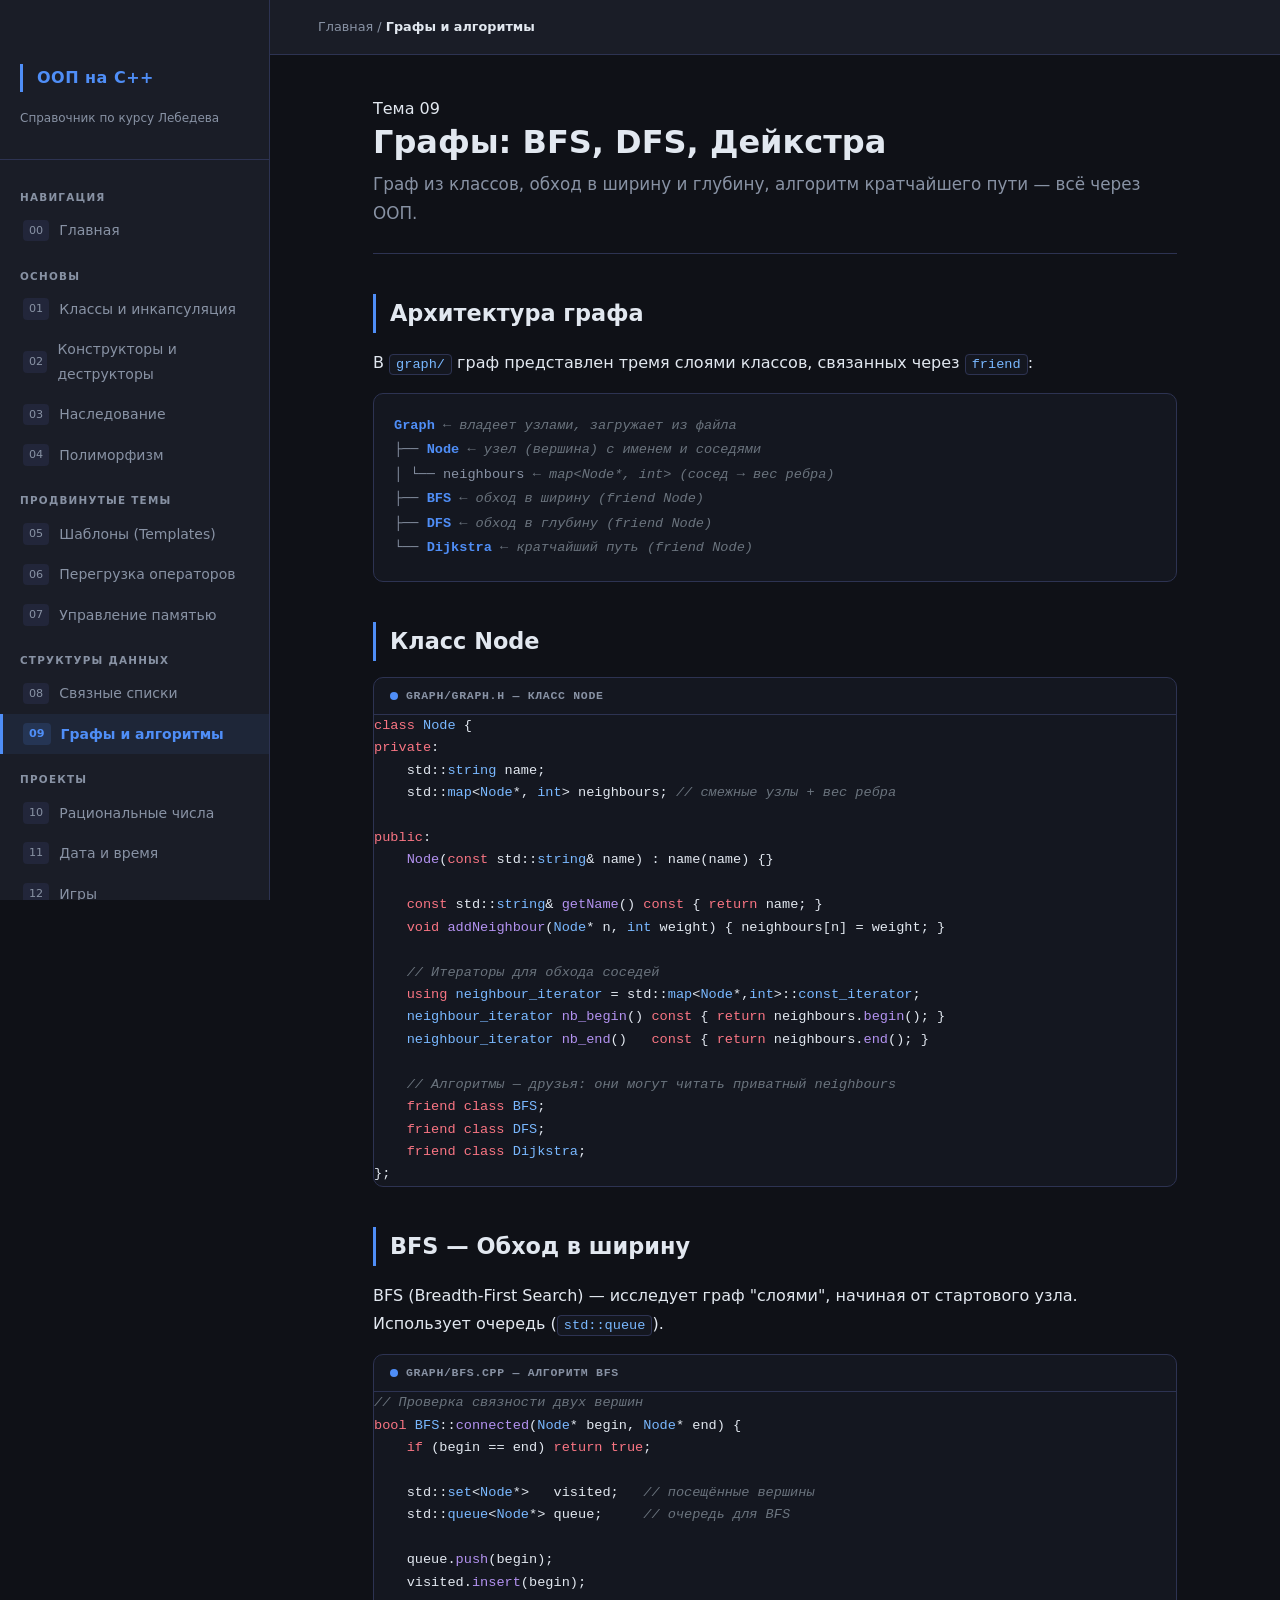
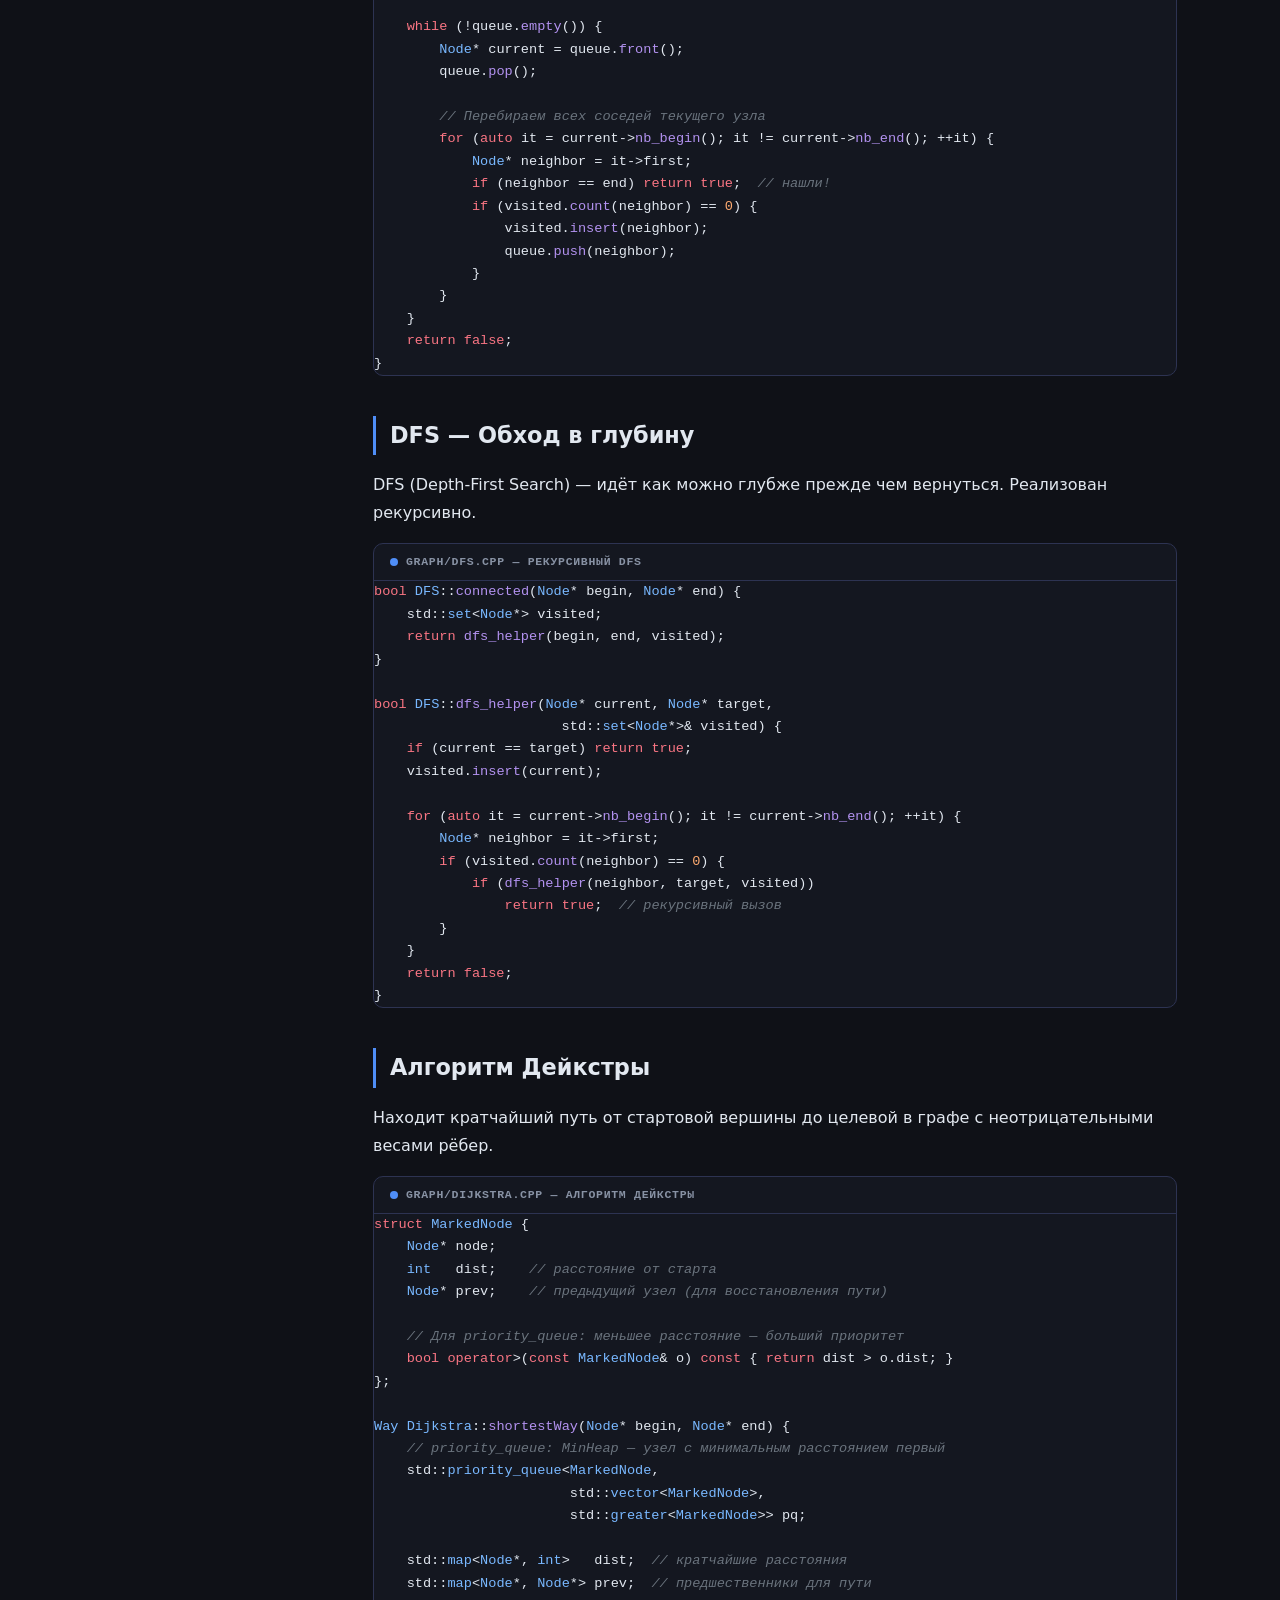
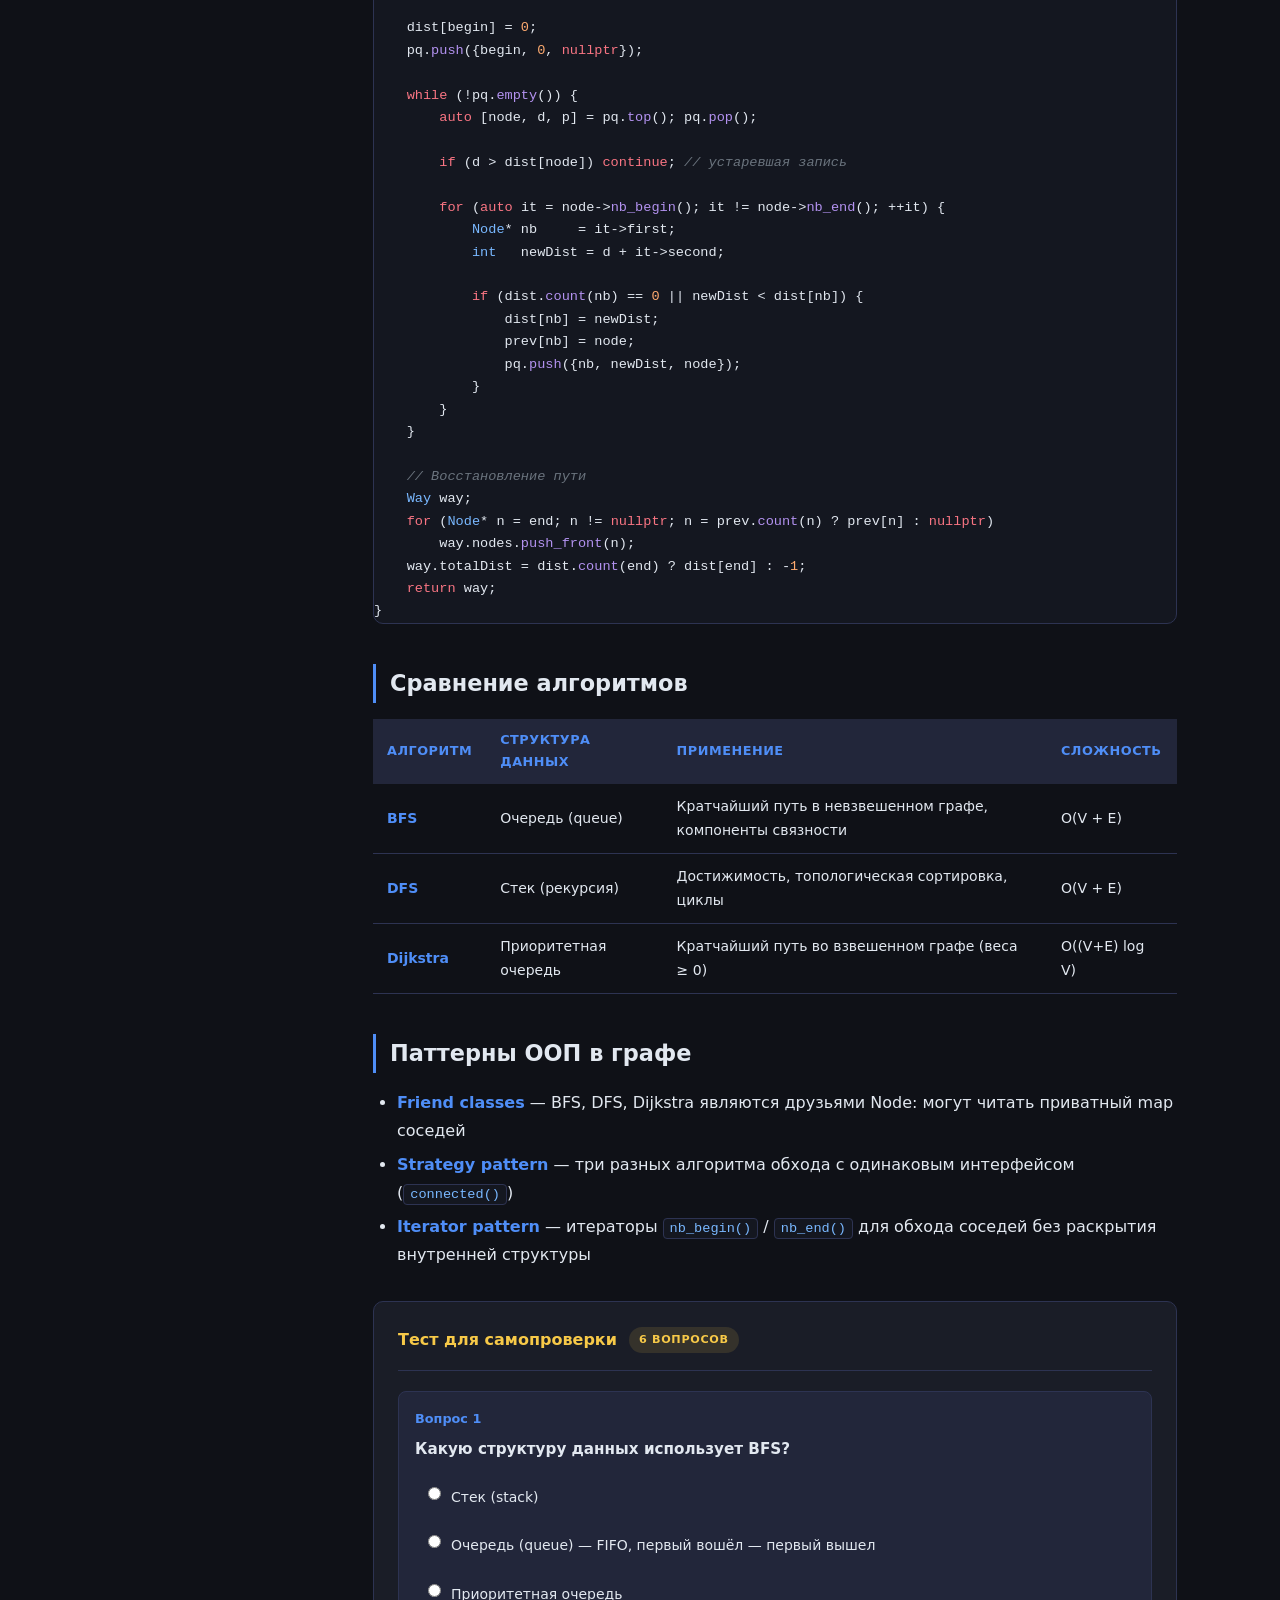
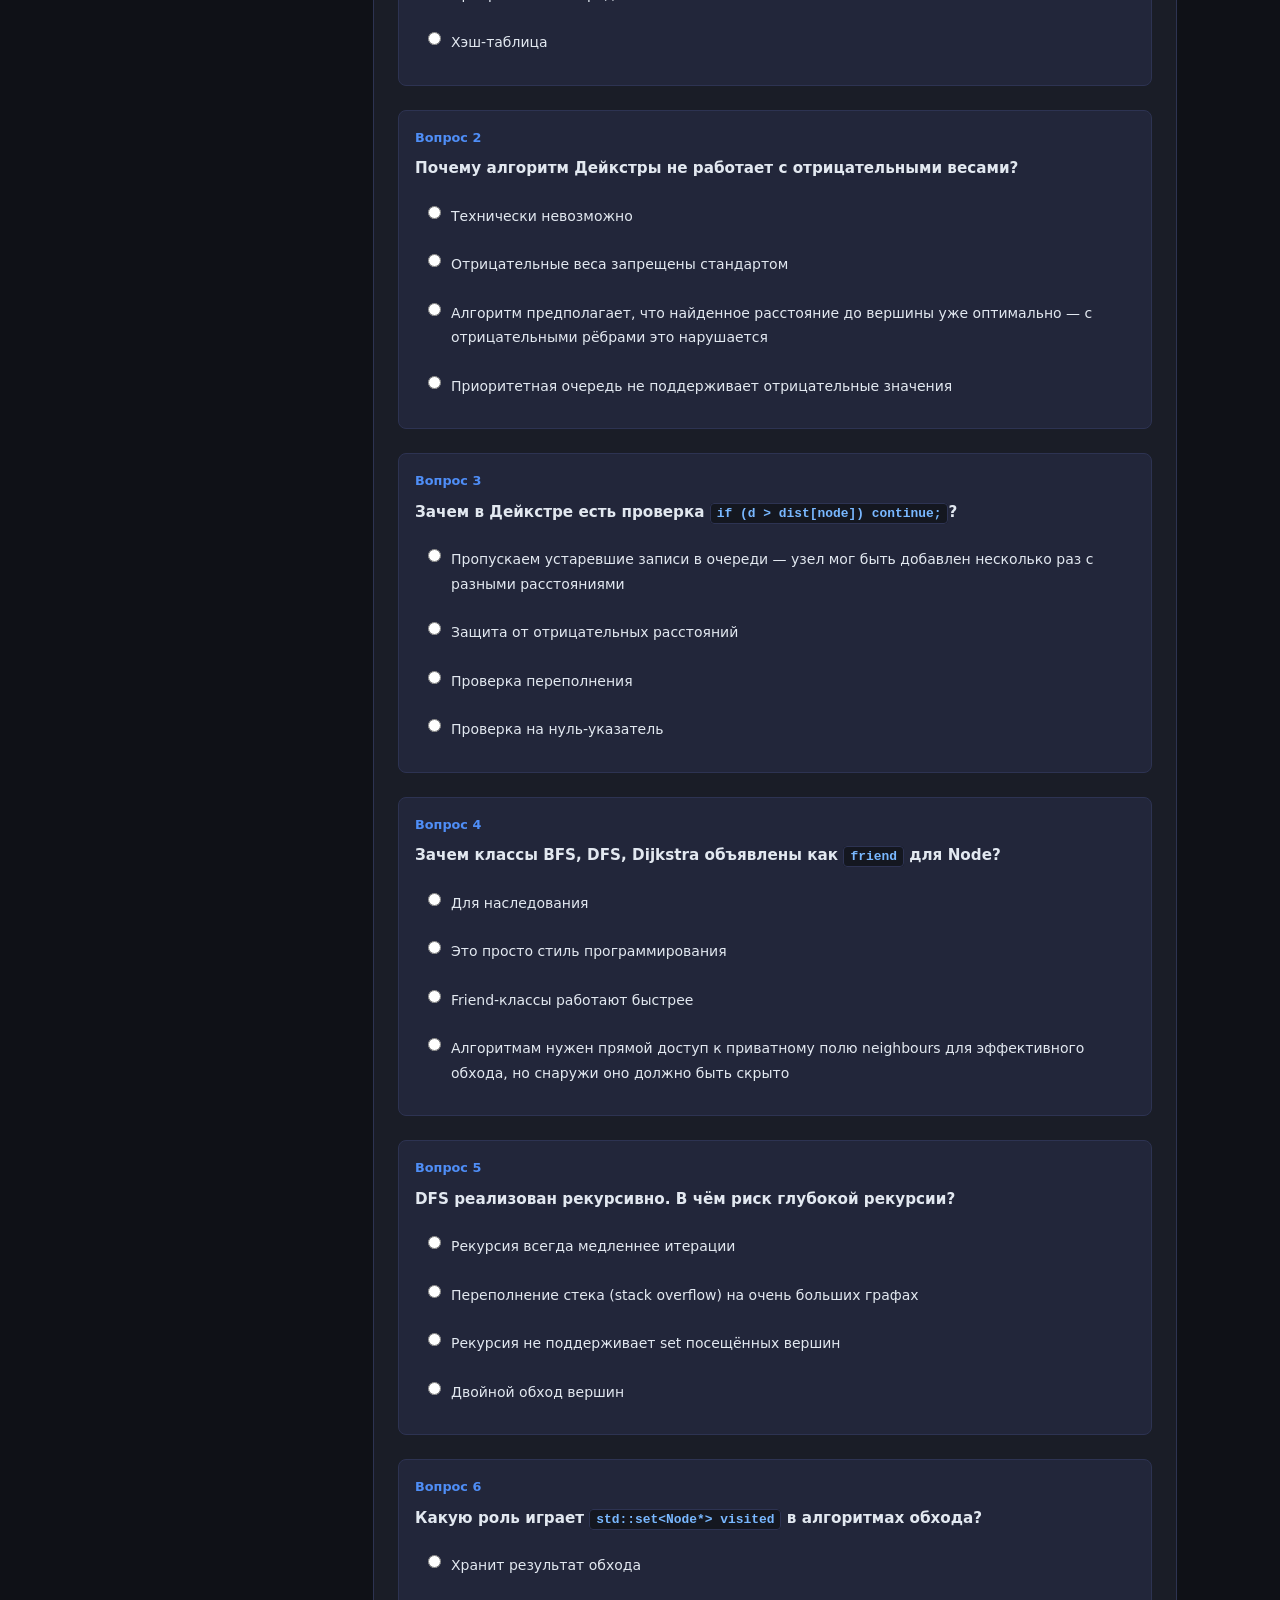
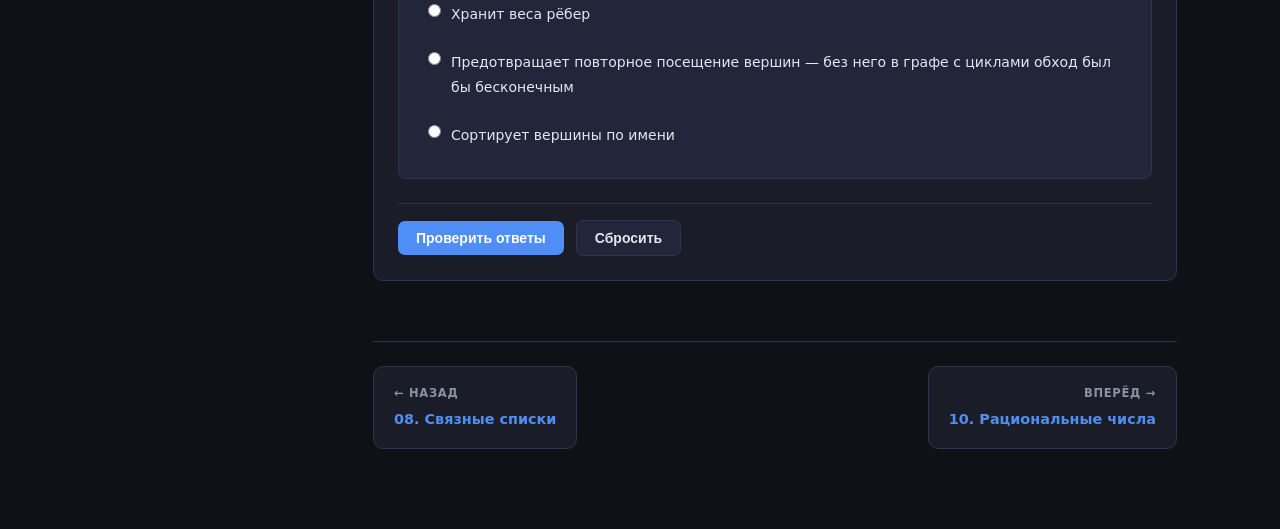
<file: guide/09_graphs.html>
<!DOCTYPE html>
<html lang="ru">
<head>
<meta charset="UTF-8"/>
<meta name="viewport" content="width=device-width, initial-scale=1.0"/>
<title>09. Графы и алгоритмы — ООП C++</title>
<link rel="stylesheet" href="css/style.css"/>
</head>
<body>
<div class="layout">
<aside class="sidebar">
  <div class="sidebar-logo"><h2>ООП на C++</h2><p>Справочник по курсу Лебедева</p></div>
  <nav class="sidebar-nav">
    <div class="nav-section">Навигация</div>
    <a href="index.html"><span class="num">00</span> Главная</a>
    <div class="nav-section">Основы</div>
    <a href="01_classes.html"><span class="num">01</span> Классы и инкапсуляция</a>
    <a href="02_constructors.html"><span class="num">02</span> Конструкторы и деструкторы</a>
    <a href="03_inheritance.html"><span class="num">03</span> Наследование</a>
    <a href="04_polymorphism.html"><span class="num">04</span> Полиморфизм</a>
    <div class="nav-section">Продвинутые темы</div>
    <a href="05_templates.html"><span class="num">05</span> Шаблоны (Templates)</a>
    <a href="06_operators.html"><span class="num">06</span> Перегрузка операторов</a>
    <a href="07_memory.html"><span class="num">07</span> Управление памятью</a>
    <div class="nav-section">Структуры данных</div>
    <a href="08_lists.html"><span class="num">08</span> Связные списки</a>
    <a href="09_graphs.html" class="active"><span class="num">09</span> Графы и алгоритмы</a>
    <div class="nav-section">Проекты</div>
    <a href="10_rational.html"><span class="num">10</span> Рациональные числа</a>
    <a href="11_datetime.html"><span class="num">11</span> Дата и время</a>
    <a href="12_games.html"><span class="num">12</span> Игры</a>
  </nav>
</aside>
<main class="main">
  <div class="topbar">
    <span class="breadcrumb"><a href="index.html" style="color:var(--muted);text-decoration:none">Главная</a> / <span>Графы и алгоритмы</span></span>
  </div>
  <div class="content">

    <div class="tag">Тема 09</div>
    <h1>Графы: BFS, DFS, Дейкстра</h1>
    <p class="subtitle">Граф из классов, обход в ширину и глубину, алгоритм кратчайшего пути — всё через ООП.</p>

    <h2>Архитектура графа</h2>
    <p>В <code>graph/</code> граф представлен тремя слоями классов, связанных через <code>friend</code>:</p>

    <div class="tree">
<span class="node">Graph</span>               <span class="cm">← владеет узлами, загружает из файла</span><br>
├── <span class="node">Node</span>            <span class="cm">← узел (вершина) с именем и соседями</span><br>
│   └── neighbours  <span class="cm">← map&lt;Node*, int&gt; (сосед → вес ребра)</span><br>
├── <span class="node">BFS</span>             <span class="cm">← обход в ширину (friend Node)</span><br>
├── <span class="node">DFS</span>             <span class="cm">← обход в глубину (friend Node)</span><br>
└── <span class="node">Dijkstra</span>        <span class="cm">← кратчайший путь (friend Node)</span><br>
    </div>

    <h2>Класс Node</h2>
    <pre><div class="code-label">graph/graph.h — класс Node</div><code><span class="kw">class</span> <span class="tp">Node</span> {
<span class="kw">private</span>:
    std::<span class="tp">string</span> name;
    std::<span class="tp">map</span>&lt;<span class="tp">Node</span>*, <span class="tp">int</span>&gt; neighbours; <span class="cm">// смежные узлы + вес ребра</span>

<span class="kw">public</span>:
    <span class="fn">Node</span>(<span class="kw">const</span> std::<span class="tp">string</span>&amp; name) : name(name) {}

    <span class="kw">const</span> std::<span class="tp">string</span>&amp; <span class="fn">getName</span>() <span class="kw">const</span> { <span class="kw">return</span> name; }
    <span class="kw">void</span> <span class="fn">addNeighbour</span>(<span class="tp">Node</span>* n, <span class="tp">int</span> weight) { neighbours[n] = weight; }

    <span class="cm">// Итераторы для обхода соседей</span>
    <span class="kw">using</span> <span class="tp">neighbour_iterator</span> = std::<span class="tp">map</span>&lt;<span class="tp">Node</span>*,<span class="tp">int</span>&gt;::<span class="tp">const_iterator</span>;
    <span class="tp">neighbour_iterator</span> <span class="fn">nb_begin</span>() <span class="kw">const</span> { <span class="kw">return</span> neighbours.<span class="fn">begin</span>(); }
    <span class="tp">neighbour_iterator</span> <span class="fn">nb_end</span>()   <span class="kw">const</span> { <span class="kw">return</span> neighbours.<span class="fn">end</span>(); }

    <span class="cm">// Алгоритмы — друзья: они могут читать приватный neighbours</span>
    <span class="kw">friend class</span> <span class="tp">BFS</span>;
    <span class="kw">friend class</span> <span class="tp">DFS</span>;
    <span class="kw">friend class</span> <span class="tp">Dijkstra</span>;
};</code></pre>

    <h2>BFS — Обход в ширину</h2>
    <p>BFS (Breadth-First Search) — исследует граф "слоями", начиная от стартового узла. Использует очередь (<code>std::queue</code>).</p>

    <pre><div class="code-label">graph/BFS.cpp — алгоритм BFS</div><code><span class="cm">// Проверка связности двух вершин</span>
<span class="kw">bool</span> <span class="tp">BFS</span>::<span class="fn">connected</span>(<span class="tp">Node</span>* begin, <span class="tp">Node</span>* end) {
    <span class="kw">if</span> (begin == end) <span class="kw">return true</span>;

    std::<span class="tp">set</span>&lt;<span class="tp">Node</span>*&gt;   visited;   <span class="cm">// посещённые вершины</span>
    std::<span class="tp">queue</span>&lt;<span class="tp">Node</span>*&gt; queue;     <span class="cm">// очередь для BFS</span>

    queue.<span class="fn">push</span>(begin);
    visited.<span class="fn">insert</span>(begin);

    <span class="kw">while</span> (!queue.<span class="fn">empty</span>()) {
        <span class="tp">Node</span>* current = queue.<span class="fn">front</span>();
        queue.<span class="fn">pop</span>();

        <span class="cm">// Перебираем всех соседей текущего узла</span>
        <span class="kw">for</span> (<span class="kw">auto</span> it = current-&gt;<span class="fn">nb_begin</span>(); it != current-&gt;<span class="fn">nb_end</span>(); ++it) {
            <span class="tp">Node</span>* neighbor = it-&gt;first;
            <span class="kw">if</span> (neighbor == end) <span class="kw">return true</span>;  <span class="cm">// нашли!</span>
            <span class="kw">if</span> (visited.<span class="fn">count</span>(neighbor) == <span class="nm">0</span>) {
                visited.<span class="fn">insert</span>(neighbor);
                queue.<span class="fn">push</span>(neighbor);
            }
        }
    }
    <span class="kw">return false</span>;
}</code></pre>

    <h2>DFS — Обход в глубину</h2>
    <p>DFS (Depth-First Search) — идёт как можно глубже прежде чем вернуться. Реализован рекурсивно.</p>

    <pre><div class="code-label">graph/DFS.cpp — рекурсивный DFS</div><code><span class="kw">bool</span> <span class="tp">DFS</span>::<span class="fn">connected</span>(<span class="tp">Node</span>* begin, <span class="tp">Node</span>* end) {
    std::<span class="tp">set</span>&lt;<span class="tp">Node</span>*&gt; visited;
    <span class="kw">return</span> <span class="fn">dfs_helper</span>(begin, end, visited);
}

<span class="kw">bool</span> <span class="tp">DFS</span>::<span class="fn">dfs_helper</span>(<span class="tp">Node</span>* current, <span class="tp">Node</span>* target,
                       std::<span class="tp">set</span>&lt;<span class="tp">Node</span>*&gt;&amp; visited) {
    <span class="kw">if</span> (current == target) <span class="kw">return true</span>;
    visited.<span class="fn">insert</span>(current);

    <span class="kw">for</span> (<span class="kw">auto</span> it = current-&gt;<span class="fn">nb_begin</span>(); it != current-&gt;<span class="fn">nb_end</span>(); ++it) {
        <span class="tp">Node</span>* neighbor = it-&gt;first;
        <span class="kw">if</span> (visited.<span class="fn">count</span>(neighbor) == <span class="nm">0</span>) {
            <span class="kw">if</span> (<span class="fn">dfs_helper</span>(neighbor, target, visited))
                <span class="kw">return true</span>;  <span class="cm">// рекурсивный вызов</span>
        }
    }
    <span class="kw">return false</span>;
}</code></pre>

    <h2>Алгоритм Дейкстры</h2>
    <p>Находит кратчайший путь от стартовой вершины до целевой в графе с неотрицательными весами рёбер.</p>

    <pre><div class="code-label">graph/dijkstra.cpp — алгоритм Дейкстры</div><code><span class="kw">struct</span> <span class="tp">MarkedNode</span> {
    <span class="tp">Node</span>* node;
    <span class="tp">int</span>   dist;    <span class="cm">// расстояние от старта</span>
    <span class="tp">Node</span>* prev;    <span class="cm">// предыдущий узел (для восстановления пути)</span>

    <span class="cm">// Для priority_queue: меньшее расстояние — больший приоритет</span>
    <span class="kw">bool operator</span>&gt;(<span class="kw">const</span> <span class="tp">MarkedNode</span>&amp; o) <span class="kw">const</span> { <span class="kw">return</span> dist &gt; o.dist; }
};

<span class="tp">Way</span> <span class="tp">Dijkstra</span>::<span class="fn">shortestWay</span>(<span class="tp">Node</span>* begin, <span class="tp">Node</span>* end) {
    <span class="cm">// priority_queue: MinHeap — узел с минимальным расстоянием первый</span>
    std::<span class="tp">priority_queue</span>&lt;<span class="tp">MarkedNode</span>,
                        std::<span class="tp">vector</span>&lt;<span class="tp">MarkedNode</span>&gt;,
                        std::<span class="tp">greater</span>&lt;<span class="tp">MarkedNode</span>&gt;&gt; pq;

    std::<span class="tp">map</span>&lt;<span class="tp">Node</span>*, <span class="tp">int</span>&gt;   dist;  <span class="cm">// кратчайшие расстояния</span>
    std::<span class="tp">map</span>&lt;<span class="tp">Node</span>*, <span class="tp">Node</span>*&gt; prev;  <span class="cm">// предшественники для пути</span>

    dist[begin] = <span class="nm">0</span>;
    pq.<span class="fn">push</span>({begin, <span class="nm">0</span>, <span class="kw">nullptr</span>});

    <span class="kw">while</span> (!pq.<span class="fn">empty</span>()) {
        <span class="kw">auto</span> [node, d, p] = pq.<span class="fn">top</span>(); pq.<span class="fn">pop</span>();

        <span class="kw">if</span> (d &gt; dist[node]) <span class="kw">continue</span>; <span class="cm">// устаревшая запись</span>

        <span class="kw">for</span> (<span class="kw">auto</span> it = node-&gt;<span class="fn">nb_begin</span>(); it != node-&gt;<span class="fn">nb_end</span>(); ++it) {
            <span class="tp">Node</span>* nb     = it-&gt;first;
            <span class="tp">int</span>   newDist = d + it-&gt;second;

            <span class="kw">if</span> (dist.<span class="fn">count</span>(nb) == <span class="nm">0</span> || newDist &lt; dist[nb]) {
                dist[nb] = newDist;
                prev[nb] = node;
                pq.<span class="fn">push</span>({nb, newDist, node});
            }
        }
    }

    <span class="cm">// Восстановление пути</span>
    <span class="tp">Way</span> way;
    <span class="kw">for</span> (<span class="tp">Node</span>* n = end; n != <span class="kw">nullptr</span>; n = prev.<span class="fn">count</span>(n) ? prev[n] : <span class="kw">nullptr</span>)
        way.nodes.<span class="fn">push_front</span>(n);
    way.totalDist = dist.<span class="fn">count</span>(end) ? dist[end] : -<span class="nm">1</span>;
    <span class="kw">return</span> way;
}</code></pre>

    <h2>Сравнение алгоритмов</h2>
    <table>
      <tr><th>Алгоритм</th><th>Структура данных</th><th>Применение</th><th>Сложность</th></tr>
      <tr><td><strong>BFS</strong></td><td>Очередь (queue)</td><td>Кратчайший путь в невзвешенном графе, компоненты связности</td><td>O(V + E)</td></tr>
      <tr><td><strong>DFS</strong></td><td>Стек (рекурсия)</td><td>Достижимость, топологическая сортировка, циклы</td><td>O(V + E)</td></tr>
      <tr><td><strong>Dijkstra</strong></td><td>Приоритетная очередь</td><td>Кратчайший путь во взвешенном графе (веса ≥ 0)</td><td>O((V+E) log V)</td></tr>
    </table>

    <h2>Паттерны ООП в графе</h2>
    <ul>
      <li><strong>Friend classes</strong> — BFS, DFS, Dijkstra являются друзьями Node: могут читать приватный map соседей</li>
      <li><strong>Strategy pattern</strong> — три разных алгоритма обхода с одинаковым интерфейсом (<code>connected()</code>)</li>
      <li><strong>Iterator pattern</strong> — итераторы <code>nb_begin()</code> / <code>nb_end()</code> для обхода соседей без раскрытия внутренней структуры</li>
    </ul>

    <!-- QUIZ -->
    <div class="quiz-block" id="quiz09">
      <div class="quiz-header">
        <h3>Тест для самопроверки</h3>
        <span class="badge">6 вопросов</span>
      </div>

      <div class="question" data-correct="b">
        <span class="q-num">Вопрос 1</span>
        <p>Какую структуру данных использует BFS?</p>
        <div class="options">
          <label><input type="radio" name="q1" value="a"/> Стек (stack)</label>
          <label><input type="radio" name="q1" value="b"/> Очередь (queue) — FIFO, первый вошёл — первый вышел</label>
          <label><input type="radio" name="q1" value="c"/> Приоритетная очередь</label>
          <label><input type="radio" name="q1" value="d"/> Хэш-таблица</label>
        </div>
        <div class="explanation">BFS использует очередь: добавляет соседей в конец, обрабатывает с начала. Это обеспечивает обход "слоями" — сначала все вершины на расстоянии 1, потом 2 и т.д.</div>
      </div>

      <div class="question" data-correct="c">
        <span class="q-num">Вопрос 2</span>
        <p>Почему алгоритм Дейкстры не работает с отрицательными весами?</p>
        <div class="options">
          <label><input type="radio" name="q2" value="a"/> Технически невозможно</label>
          <label><input type="radio" name="q2" value="b"/> Отрицательные веса запрещены стандартом</label>
          <label><input type="radio" name="q2" value="c"/> Алгоритм предполагает, что найденное расстояние до вершины уже оптимально — с отрицательными рёбрами это нарушается</label>
          <label><input type="radio" name="q2" value="d"/> Приоритетная очередь не поддерживает отрицательные значения</label>
        </div>
        <div class="explanation">Дейкстра помечает вершину как "обработанную" когда извлекает из очереди. При отрицательных весах может существовать более короткий путь через ещё не обработанные вершины. Для отрицательных весов используется алгоритм Беллмана-Форда.</div>
      </div>

      <div class="question" data-correct="a">
        <span class="q-num">Вопрос 3</span>
        <p>Зачем в Дейкстре есть проверка <code>if (d > dist[node]) continue;</code>?</p>
        <div class="options">
          <label><input type="radio" name="q3" value="a"/> Пропускаем устаревшие записи в очереди — узел мог быть добавлен несколько раз с разными расстояниями</label>
          <label><input type="radio" name="q3" value="b"/> Защита от отрицательных расстояний</label>
          <label><input type="radio" name="q3" value="c"/> Проверка переполнения</label>
          <label><input type="radio" name="q3" value="d"/> Проверка на нуль-указатель</label>
        </div>
        <div class="explanation">При обнаружении более короткого пути мы добавляем вершину в очередь снова (с новым расстоянием), не удаляя старую запись. Проверка пропускает обработку, если расстояние в очереди больше уже найденного оптимального.</div>
      </div>

      <div class="question" data-correct="d">
        <span class="q-num">Вопрос 4</span>
        <p>Зачем классы BFS, DFS, Dijkstra объявлены как <code>friend</code> для Node?</p>
        <div class="options">
          <label><input type="radio" name="q4" value="a"/> Для наследования</label>
          <label><input type="radio" name="q4" value="b"/> Это просто стиль программирования</label>
          <label><input type="radio" name="q4" value="c"/> Friend-классы работают быстрее</label>
          <label><input type="radio" name="q4" value="d"/> Алгоритмам нужен прямой доступ к приватному полю neighbours для эффективного обхода, но снаружи оно должно быть скрыто</label>
        </div>
        <div class="explanation">Инкапсуляция: поле <code>neighbours</code> скрыто от произвольного внешнего кода. Но алгоритмы должны его читать. Friend-объявление даёт доступ именно этим классам, не открывая поле для всех. Это контролируемый обход инкапсуляции.</div>
      </div>

      <div class="question" data-correct="b">
        <span class="q-num">Вопрос 5</span>
        <p>DFS реализован рекурсивно. В чём риск глубокой рекурсии?</p>
        <div class="options">
          <label><input type="radio" name="q5" value="a"/> Рекурсия всегда медленнее итерации</label>
          <label><input type="radio" name="q5" value="b"/> Переполнение стека (stack overflow) на очень больших графах</label>
          <label><input type="radio" name="q5" value="c"/> Рекурсия не поддерживает set посещённых вершин</label>
          <label><input type="radio" name="q5" value="d"/> Двойной обход вершин</label>
        </div>
        <div class="explanation">Каждый рекурсивный вызов занимает память стека. Для очень глубоких графов (много тысяч уровней) это может вызвать stack overflow. Итеративный DFS с явным стеком (std::stack) лишён этого ограничения.</div>
      </div>

      <div class="question" data-correct="c">
        <span class="q-num">Вопрос 6</span>
        <p>Какую роль играет <code>std::set&lt;Node*&gt; visited</code> в алгоритмах обхода?</p>
        <div class="options">
          <label><input type="radio" name="q6" value="a"/> Хранит результат обхода</label>
          <label><input type="radio" name="q6" value="b"/> Хранит веса рёбер</label>
          <label><input type="radio" name="q6" value="c"/> Предотвращает повторное посещение вершин — без него в графе с циклами обход был бы бесконечным</label>
          <label><input type="radio" name="q6" value="d"/> Сортирует вершины по имени</label>
        </div>
        <div class="explanation">В графе могут быть циклы. Без отслеживания посещённых вершин обход зациклился бы. <code>visited</code> хранит уже обработанные вершины — перед добавлением в очередь/стек проверяем, не была ли вершина уже посещена.</div>
      </div>

      <div class="quiz-actions">
        <button class="btn btn-primary check-btn">Проверить ответы</button>
        <button class="btn btn-secondary reset-btn">Сбросить</button>
        <span class="score-display"></span>
      </div>
    </div>

    <div class="page-nav">
      <a href="08_lists.html">
        <span class="nav-dir">← Назад</span>
        <span class="nav-title">08. Связные списки</span>
      </a>
      <a href="10_rational.html" class="next">
        <span class="nav-dir">Вперёд →</span>
        <span class="nav-title">10. Рациональные числа</span>
      </a>
    </div>
  </div>
</main>
</div>
<script src="js/quiz.js"></script>
</body>
</html>
</file>
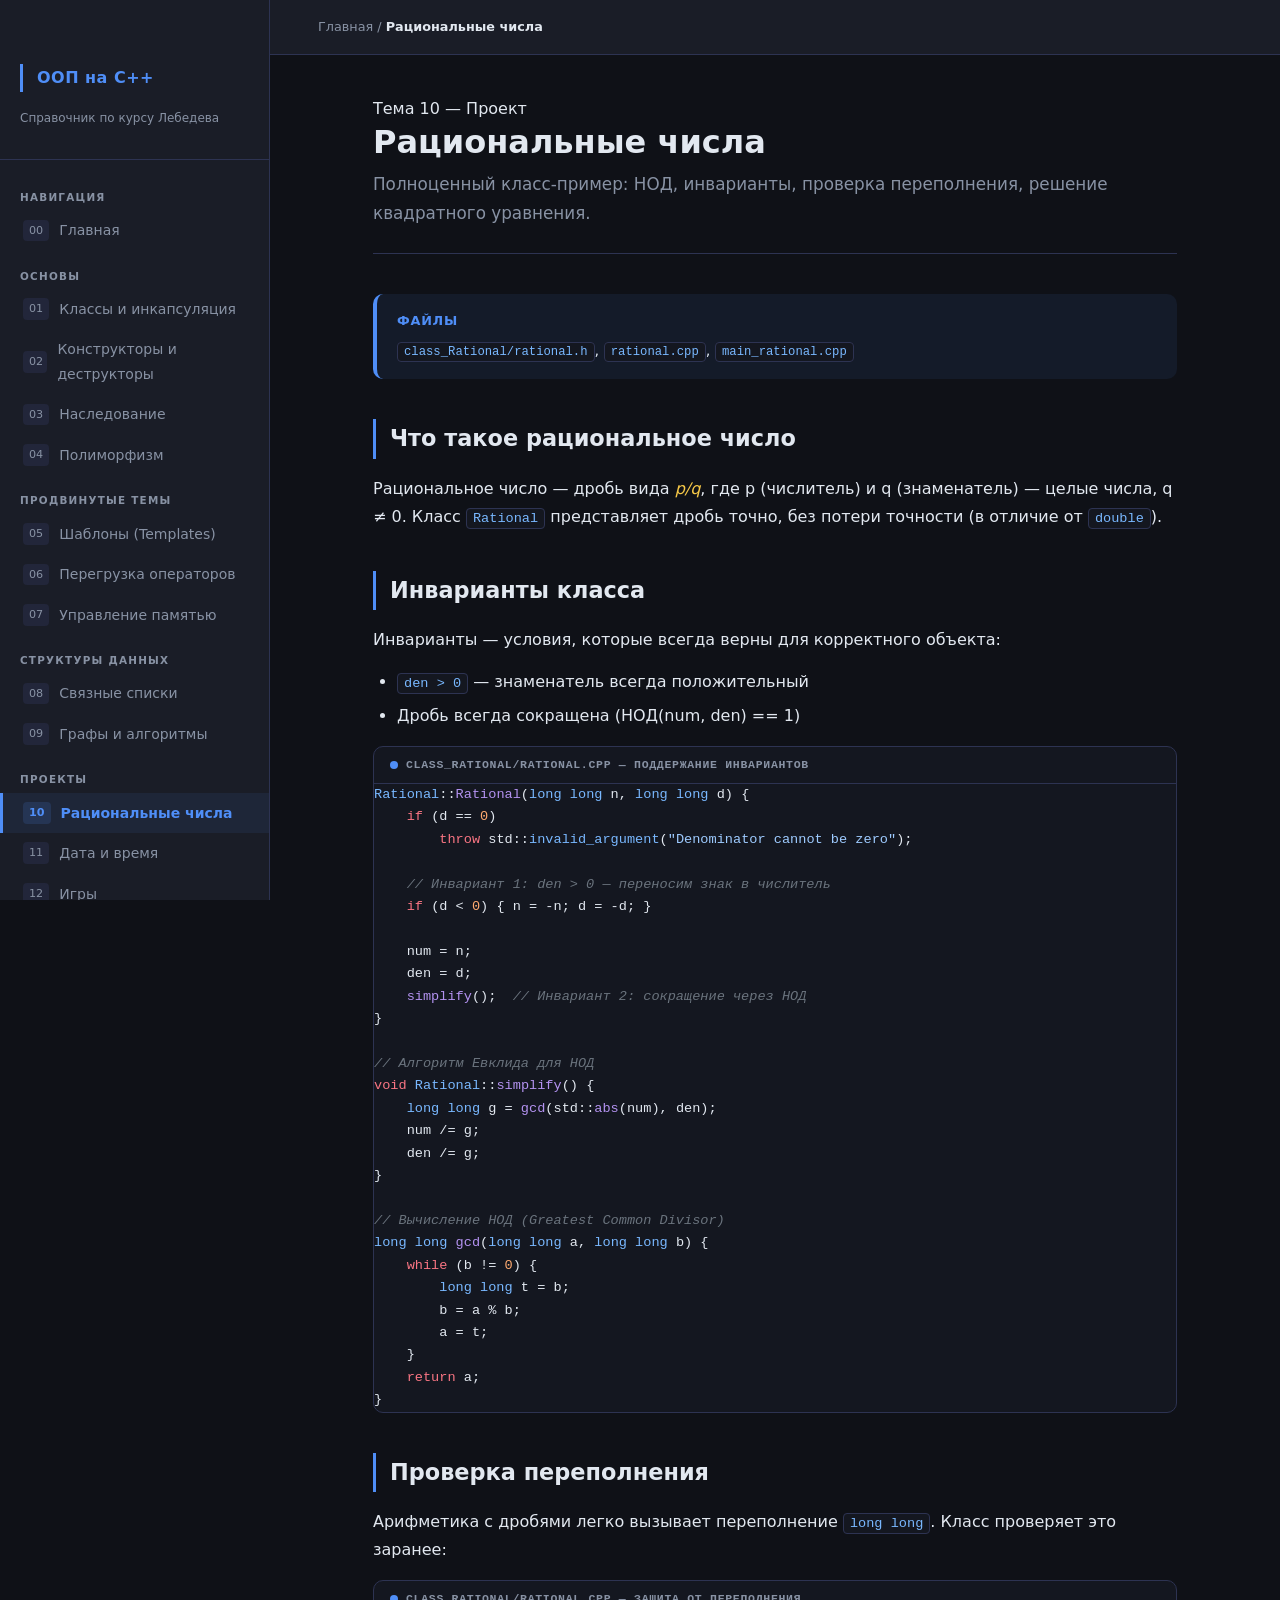
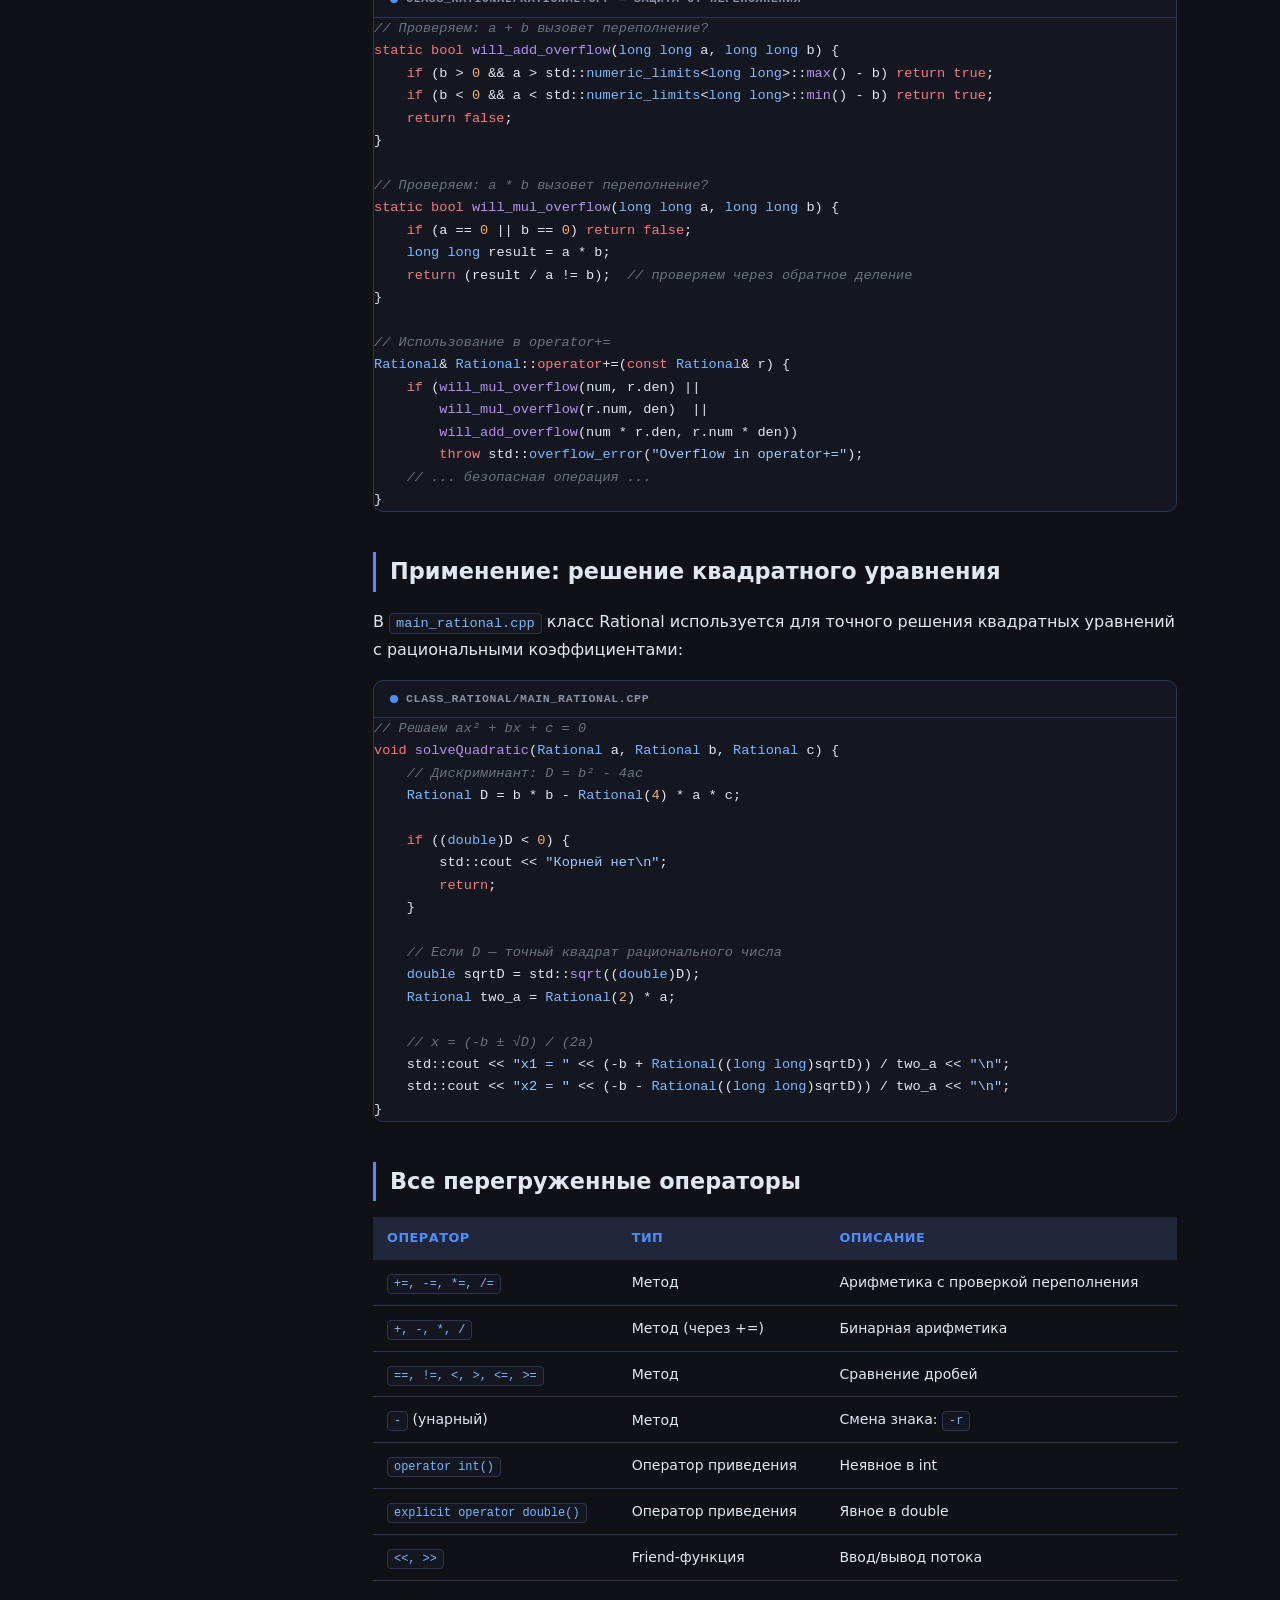
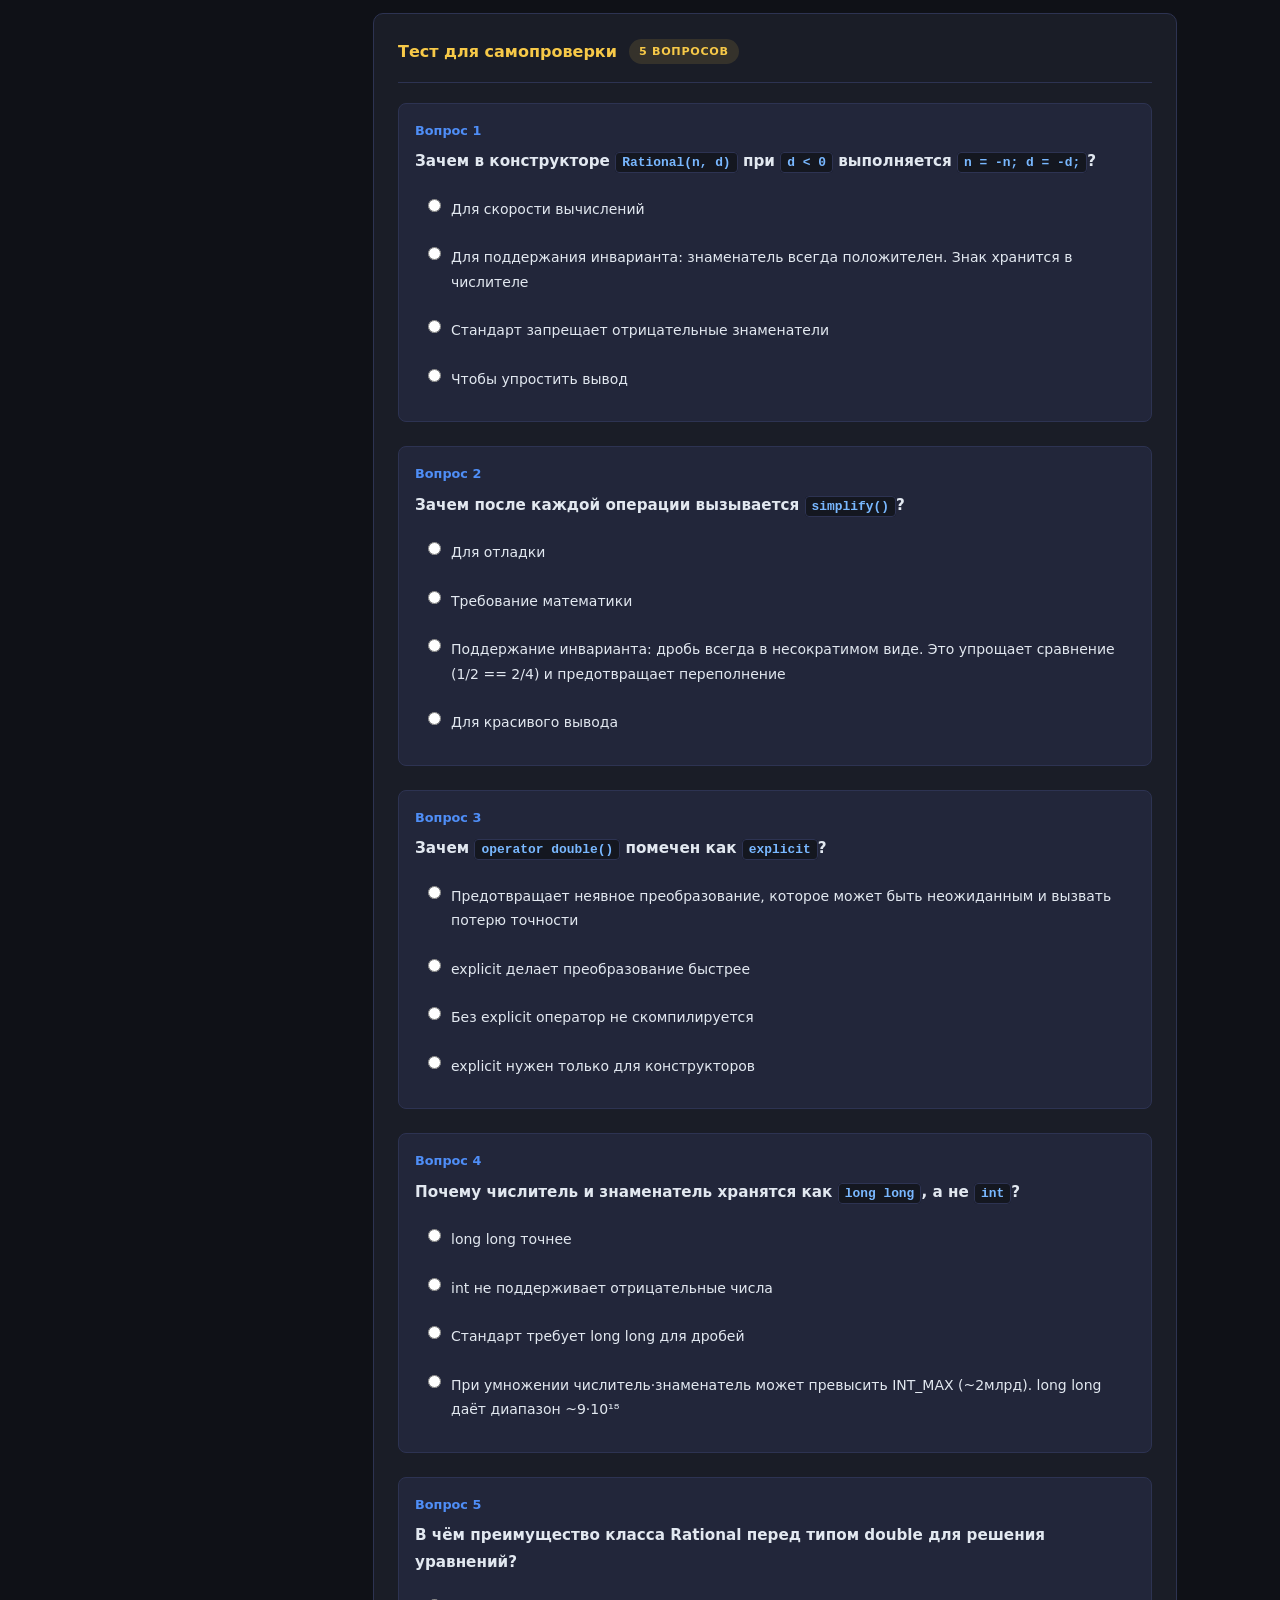
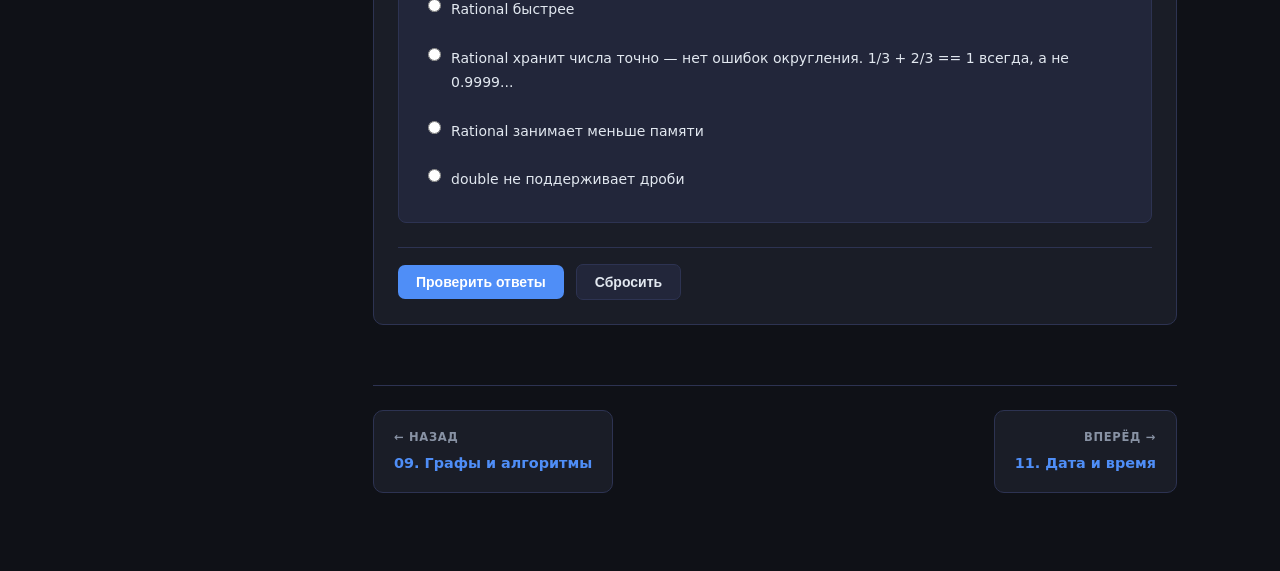
<file: guide/10_rational.html>
<!DOCTYPE html>
<html lang="ru">
<head>
<meta charset="UTF-8"/>
<meta name="viewport" content="width=device-width, initial-scale=1.0"/>
<title>10. Рациональные числа — ООП C++</title>
<link rel="stylesheet" href="css/style.css"/>
</head>
<body>
<div class="layout">
<aside class="sidebar">
  <div class="sidebar-logo"><h2>ООП на C++</h2><p>Справочник по курсу Лебедева</p></div>
  <nav class="sidebar-nav">
    <div class="nav-section">Навигация</div>
    <a href="index.html"><span class="num">00</span> Главная</a>
    <div class="nav-section">Основы</div>
    <a href="01_classes.html"><span class="num">01</span> Классы и инкапсуляция</a>
    <a href="02_constructors.html"><span class="num">02</span> Конструкторы и деструкторы</a>
    <a href="03_inheritance.html"><span class="num">03</span> Наследование</a>
    <a href="04_polymorphism.html"><span class="num">04</span> Полиморфизм</a>
    <div class="nav-section">Продвинутые темы</div>
    <a href="05_templates.html"><span class="num">05</span> Шаблоны (Templates)</a>
    <a href="06_operators.html"><span class="num">06</span> Перегрузка операторов</a>
    <a href="07_memory.html"><span class="num">07</span> Управление памятью</a>
    <div class="nav-section">Структуры данных</div>
    <a href="08_lists.html"><span class="num">08</span> Связные списки</a>
    <a href="09_graphs.html"><span class="num">09</span> Графы и алгоритмы</a>
    <div class="nav-section">Проекты</div>
    <a href="10_rational.html" class="active"><span class="num">10</span> Рациональные числа</a>
    <a href="11_datetime.html"><span class="num">11</span> Дата и время</a>
    <a href="12_games.html"><span class="num">12</span> Игры</a>
  </nav>
</aside>
<main class="main">
  <div class="topbar">
    <span class="breadcrumb"><a href="index.html" style="color:var(--muted);text-decoration:none">Главная</a> / <span>Рациональные числа</span></span>
  </div>
  <div class="content">

    <div class="tag">Тема 10 — Проект</div>
    <h1>Рациональные числа</h1>
    <p class="subtitle">Полноценный класс-пример: НОД, инварианты, проверка переполнения, решение квадратного уравнения.</p>

    <div class="callout info">
      <div class="callout-title">Файлы</div>
      <code>class_Rational/rational.h</code>, <code>rational.cpp</code>, <code>main_rational.cpp</code>
    </div>

    <h2>Что такое рациональное число</h2>
    <p>Рациональное число — дробь вида <em>p/q</em>, где p (числитель) и q (знаменатель) — целые числа, q ≠ 0. Класс <code>Rational</code> представляет дробь точно, без потери точности (в отличие от <code>double</code>).</p>

    <h2>Инварианты класса</h2>
    <p>Инварианты — условия, которые всегда верны для корректного объекта:</p>
    <ul>
      <li><code>den &gt; 0</code> — знаменатель всегда положительный</li>
      <li>Дробь всегда сокращена (НОД(num, den) == 1)</li>
    </ul>

    <pre><div class="code-label">class_Rational/rational.cpp — поддержание инвариантов</div><code><span class="tp">Rational</span>::<span class="fn">Rational</span>(<span class="tp">long long</span> n, <span class="tp">long long</span> d) {
    <span class="kw">if</span> (d == <span class="nm">0</span>)
        <span class="kw">throw</span> std::<span class="tp">invalid_argument</span>(<span class="st">"Denominator cannot be zero"</span>);

    <span class="cm">// Инвариант 1: den > 0 — переносим знак в числитель</span>
    <span class="kw">if</span> (d &lt; <span class="nm">0</span>) { n = -n; d = -d; }

    num = n;
    den = d;
    <span class="fn">simplify</span>();  <span class="cm">// Инвариант 2: сокращение через НОД</span>
}

<span class="cm">// Алгоритм Евклида для НОД</span>
<span class="kw">void</span> <span class="tp">Rational</span>::<span class="fn">simplify</span>() {
    <span class="tp">long long</span> g = <span class="fn">gcd</span>(std::<span class="fn">abs</span>(num), den);
    num /= g;
    den /= g;
}

<span class="cm">// Вычисление НОД (Greatest Common Divisor)</span>
<span class="tp">long long</span> <span class="fn">gcd</span>(<span class="tp">long long</span> a, <span class="tp">long long</span> b) {
    <span class="kw">while</span> (b != <span class="nm">0</span>) {
        <span class="tp">long long</span> t = b;
        b = a % b;
        a = t;
    }
    <span class="kw">return</span> a;
}</code></pre>

    <h2>Проверка переполнения</h2>
    <p>Арифметика с дробями легко вызывает переполнение <code>long long</code>. Класс проверяет это заранее:</p>

    <pre><div class="code-label">class_Rational/rational.cpp — защита от переполнения</div><code><span class="cm">// Проверяем: a + b вызовет переполнение?</span>
<span class="kw">static bool</span> <span class="fn">will_add_overflow</span>(<span class="tp">long long</span> a, <span class="tp">long long</span> b) {
    <span class="kw">if</span> (b &gt; <span class="nm">0</span> &amp;&amp; a &gt; std::<span class="tp">numeric_limits</span>&lt;<span class="tp">long long</span>&gt;::<span class="fn">max</span>() - b) <span class="kw">return true</span>;
    <span class="kw">if</span> (b &lt; <span class="nm">0</span> &amp;&amp; a &lt; std::<span class="tp">numeric_limits</span>&lt;<span class="tp">long long</span>&gt;::<span class="fn">min</span>() - b) <span class="kw">return true</span>;
    <span class="kw">return false</span>;
}

<span class="cm">// Проверяем: a * b вызовет переполнение?</span>
<span class="kw">static bool</span> <span class="fn">will_mul_overflow</span>(<span class="tp">long long</span> a, <span class="tp">long long</span> b) {
    <span class="kw">if</span> (a == <span class="nm">0</span> || b == <span class="nm">0</span>) <span class="kw">return false</span>;
    <span class="tp">long long</span> result = a * b;
    <span class="kw">return</span> (result / a != b);  <span class="cm">// проверяем через обратное деление</span>
}

<span class="cm">// Использование в operator+=</span>
<span class="tp">Rational</span>&amp; <span class="tp">Rational</span>::<span class="kw">operator</span>+=(<span class="kw">const</span> <span class="tp">Rational</span>&amp; r) {
    <span class="kw">if</span> (<span class="fn">will_mul_overflow</span>(num, r.den) ||
        <span class="fn">will_mul_overflow</span>(r.num, den)  ||
        <span class="fn">will_add_overflow</span>(num * r.den, r.num * den))
        <span class="kw">throw</span> std::<span class="tp">overflow_error</span>(<span class="st">"Overflow in operator+="</span>);
    <span class="cm">// ... безопасная операция ...</span>
}</code></pre>

    <h2>Применение: решение квадратного уравнения</h2>
    <p>В <code>main_rational.cpp</code> класс Rational используется для точного решения квадратных уравнений с рациональными коэффициентами:</p>

    <pre><div class="code-label">class_Rational/main_rational.cpp</div><code><span class="cm">// Решаем ax² + bx + c = 0</span>
<span class="kw">void</span> <span class="fn">solveQuadratic</span>(<span class="tp">Rational</span> a, <span class="tp">Rational</span> b, <span class="tp">Rational</span> c) {
    <span class="cm">// Дискриминант: D = b² - 4ac</span>
    <span class="tp">Rational</span> D = b * b - <span class="tp">Rational</span>(<span class="nm">4</span>) * a * c;

    <span class="kw">if</span> ((<span class="tp">double</span>)D &lt; <span class="nm">0</span>) {
        std::cout &lt;&lt; <span class="st">"Корней нет\n"</span>;
        <span class="kw">return</span>;
    }

    <span class="cm">// Если D — точный квадрат рационального числа</span>
    <span class="tp">double</span> sqrtD = std::<span class="fn">sqrt</span>((<span class="tp">double</span>)D);
    <span class="tp">Rational</span> two_a = <span class="tp">Rational</span>(<span class="nm">2</span>) * a;

    <span class="cm">// x = (-b ± √D) / (2a)</span>
    std::cout &lt;&lt; <span class="st">"x1 = "</span> &lt;&lt; (-b + <span class="tp">Rational</span>((<span class="tp">long long</span>)sqrtD)) / two_a &lt;&lt; <span class="st">"\n"</span>;
    std::cout &lt;&lt; <span class="st">"x2 = "</span> &lt;&lt; (-b - <span class="tp">Rational</span>((<span class="tp">long long</span>)sqrtD)) / two_a &lt;&lt; <span class="st">"\n"</span>;
}</code></pre>

    <h2>Все перегруженные операторы</h2>
    <table>
      <tr><th>Оператор</th><th>Тип</th><th>Описание</th></tr>
      <tr><td><code>+=, -=, *=, /=</code></td><td>Метод</td><td>Арифметика с проверкой переполнения</td></tr>
      <tr><td><code>+, -, *, /</code></td><td>Метод (через +=)</td><td>Бинарная арифметика</td></tr>
      <tr><td><code>==, !=, &lt;, &gt;, &lt;=, &gt;=</code></td><td>Метод</td><td>Сравнение дробей</td></tr>
      <tr><td><code>-</code> (унарный)</td><td>Метод</td><td>Смена знака: <code>-r</code></td></tr>
      <tr><td><code>operator int()</code></td><td>Оператор приведения</td><td>Неявное в int</td></tr>
      <tr><td><code>explicit operator double()</code></td><td>Оператор приведения</td><td>Явное в double</td></tr>
      <tr><td><code>&lt;&lt;, &gt;&gt;</code></td><td>Friend-функция</td><td>Ввод/вывод потока</td></tr>
    </table>

    <!-- QUIZ -->
    <div class="quiz-block" id="quiz10">
      <div class="quiz-header">
        <h3>Тест для самопроверки</h3>
        <span class="badge">5 вопросов</span>
      </div>

      <div class="question" data-correct="b">
        <span class="q-num">Вопрос 1</span>
        <p>Зачем в конструкторе <code>Rational(n, d)</code> при <code>d &lt; 0</code> выполняется <code>n = -n; d = -d;</code>?</p>
        <div class="options">
          <label><input type="radio" name="q1" value="a"/> Для скорости вычислений</label>
          <label><input type="radio" name="q1" value="b"/> Для поддержания инварианта: знаменатель всегда положителен. Знак хранится в числителе</label>
          <label><input type="radio" name="q1" value="c"/> Стандарт запрещает отрицательные знаменатели</label>
          <label><input type="radio" name="q1" value="d"/> Чтобы упростить вывод</label>
        </div>
        <div class="explanation">Инвариант класса: <code>den &gt; 0</code>. При <code>Rational(-1, -2)</code>: оба отрицательны, в итоге <code>1/2</code>. При <code>Rational(1, -2)</code>: знак переходит в числитель, получаем <code>-1/2</code>. Это упрощает сравнение и вычисления.</div>
      </div>

      <div class="question" data-correct="c">
        <span class="q-num">Вопрос 2</span>
        <p>Зачем после каждой операции вызывается <code>simplify()</code>?</p>
        <div class="options">
          <label><input type="radio" name="q2" value="a"/> Для отладки</label>
          <label><input type="radio" name="q2" value="b"/> Требование математики</label>
          <label><input type="radio" name="q2" value="c"/> Поддержание инварианта: дробь всегда в несократимом виде. Это упрощает сравнение (1/2 == 2/4) и предотвращает переполнение</label>
          <label><input type="radio" name="q2" value="d"/> Для красивого вывода</label>
        </div>
        <div class="explanation">Если не сокращать, числа быстро растут. Например, складывая дроби 50 раз подряд, числитель и знаменатель могут переполниться. Сокращение через НОД поддерживает числа маленькими и упрощает сравнение.</div>
      </div>

      <div class="question" data-correct="a">
        <span class="q-num">Вопрос 3</span>
        <p>Зачем <code>operator double()</code> помечен как <code>explicit</code>?</p>
        <div class="options">
          <label><input type="radio" name="q3" value="a"/> Предотвращает неявное преобразование, которое может быть неожиданным и вызвать потерю точности</label>
          <label><input type="radio" name="q3" value="b"/> explicit делает преобразование быстрее</label>
          <label><input type="radio" name="q3" value="c"/> Без explicit оператор не скомпилируется</label>
          <label><input type="radio" name="q3" value="d"/> explicit нужен только для конструкторов</label>
        </div>
        <div class="explanation">Без explicit: <code>Rational r(1,3); double d = r;</code> — скомпилируется незаметно. С explicit: нужно явно написать <code>double d = (double)r;</code> или <code>static_cast&lt;double&gt;(r)</code>. Это документирует намерение и предупреждает о потере точности.</div>
      </div>

      <div class="question" data-correct="d">
        <span class="q-num">Вопрос 4</span>
        <p>Почему числитель и знаменатель хранятся как <code>long long</code>, а не <code>int</code>?</p>
        <div class="options">
          <label><input type="radio" name="q4" value="a"/> long long точнее</label>
          <label><input type="radio" name="q4" value="b"/> int не поддерживает отрицательные числа</label>
          <label><input type="radio" name="q4" value="c"/> Стандарт требует long long для дробей</label>
          <label><input type="radio" name="q4" value="d"/> При умножении числитель·знаменатель может превысить INT_MAX (~2млрд). long long даёт диапазон ~9·10¹⁸</label>
        </div>
        <div class="explanation">При сложении <code>a/b + c/d = (a*d + c*b)/(b*d)</code>. Если a, b, c, d ~ INT_MAX, то a*d вызовет переполнение int. long long даёт 64 бита вместо 32, что значительно расширяет безопасный диапазон.</div>
      </div>

      <div class="question" data-correct="b">
        <span class="q-num">Вопрос 5</span>
        <p>В чём преимущество класса Rational перед типом double для решения уравнений?</p>
        <div class="options">
          <label><input type="radio" name="q5" value="a"/> Rational быстрее</label>
          <label><input type="radio" name="q5" value="b"/> Rational хранит числа точно — нет ошибок округления. 1/3 + 2/3 == 1 всегда, а не 0.9999...</label>
          <label><input type="radio" name="q5" value="c"/> Rational занимает меньше памяти</label>
          <label><input type="radio" name="q5" value="d"/> double не поддерживает дроби</label>
        </div>
        <div class="explanation">double — число с плавающей точкой, хранит только приближение. <code>1.0/3.0 * 3.0 != 1.0</code> из-за ошибок округления. Rational хранит числитель и знаменатель целыми числами — <code>Rational(1,3) * 3 == 1</code> точно.</div>
      </div>

      <div class="quiz-actions">
        <button class="btn btn-primary check-btn">Проверить ответы</button>
        <button class="btn btn-secondary reset-btn">Сбросить</button>
        <span class="score-display"></span>
      </div>
    </div>

    <div class="page-nav">
      <a href="09_graphs.html">
        <span class="nav-dir">← Назад</span>
        <span class="nav-title">09. Графы и алгоритмы</span>
      </a>
      <a href="11_datetime.html" class="next">
        <span class="nav-dir">Вперёд →</span>
        <span class="nav-title">11. Дата и время</span>
      </a>
    </div>
  </div>
</main>
</div>
<script src="js/quiz.js"></script>
</body>
</html>
</file>
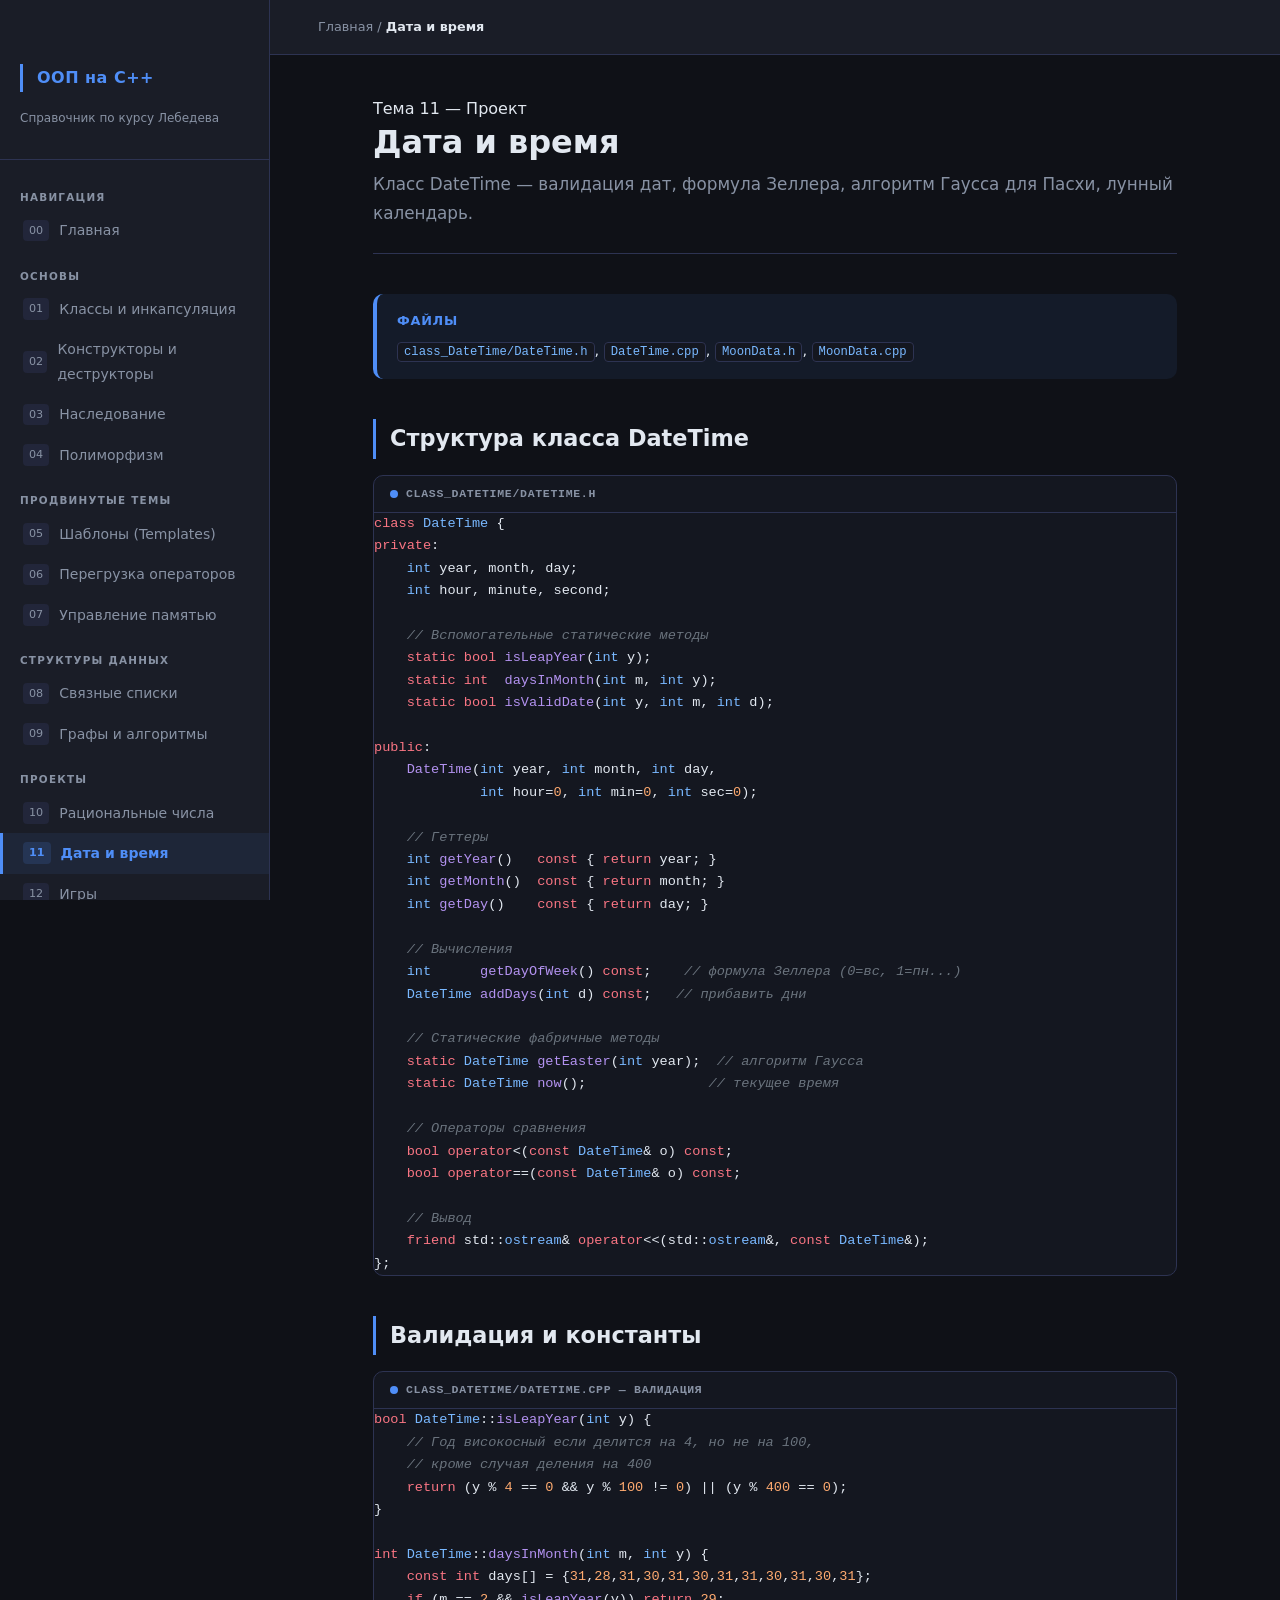
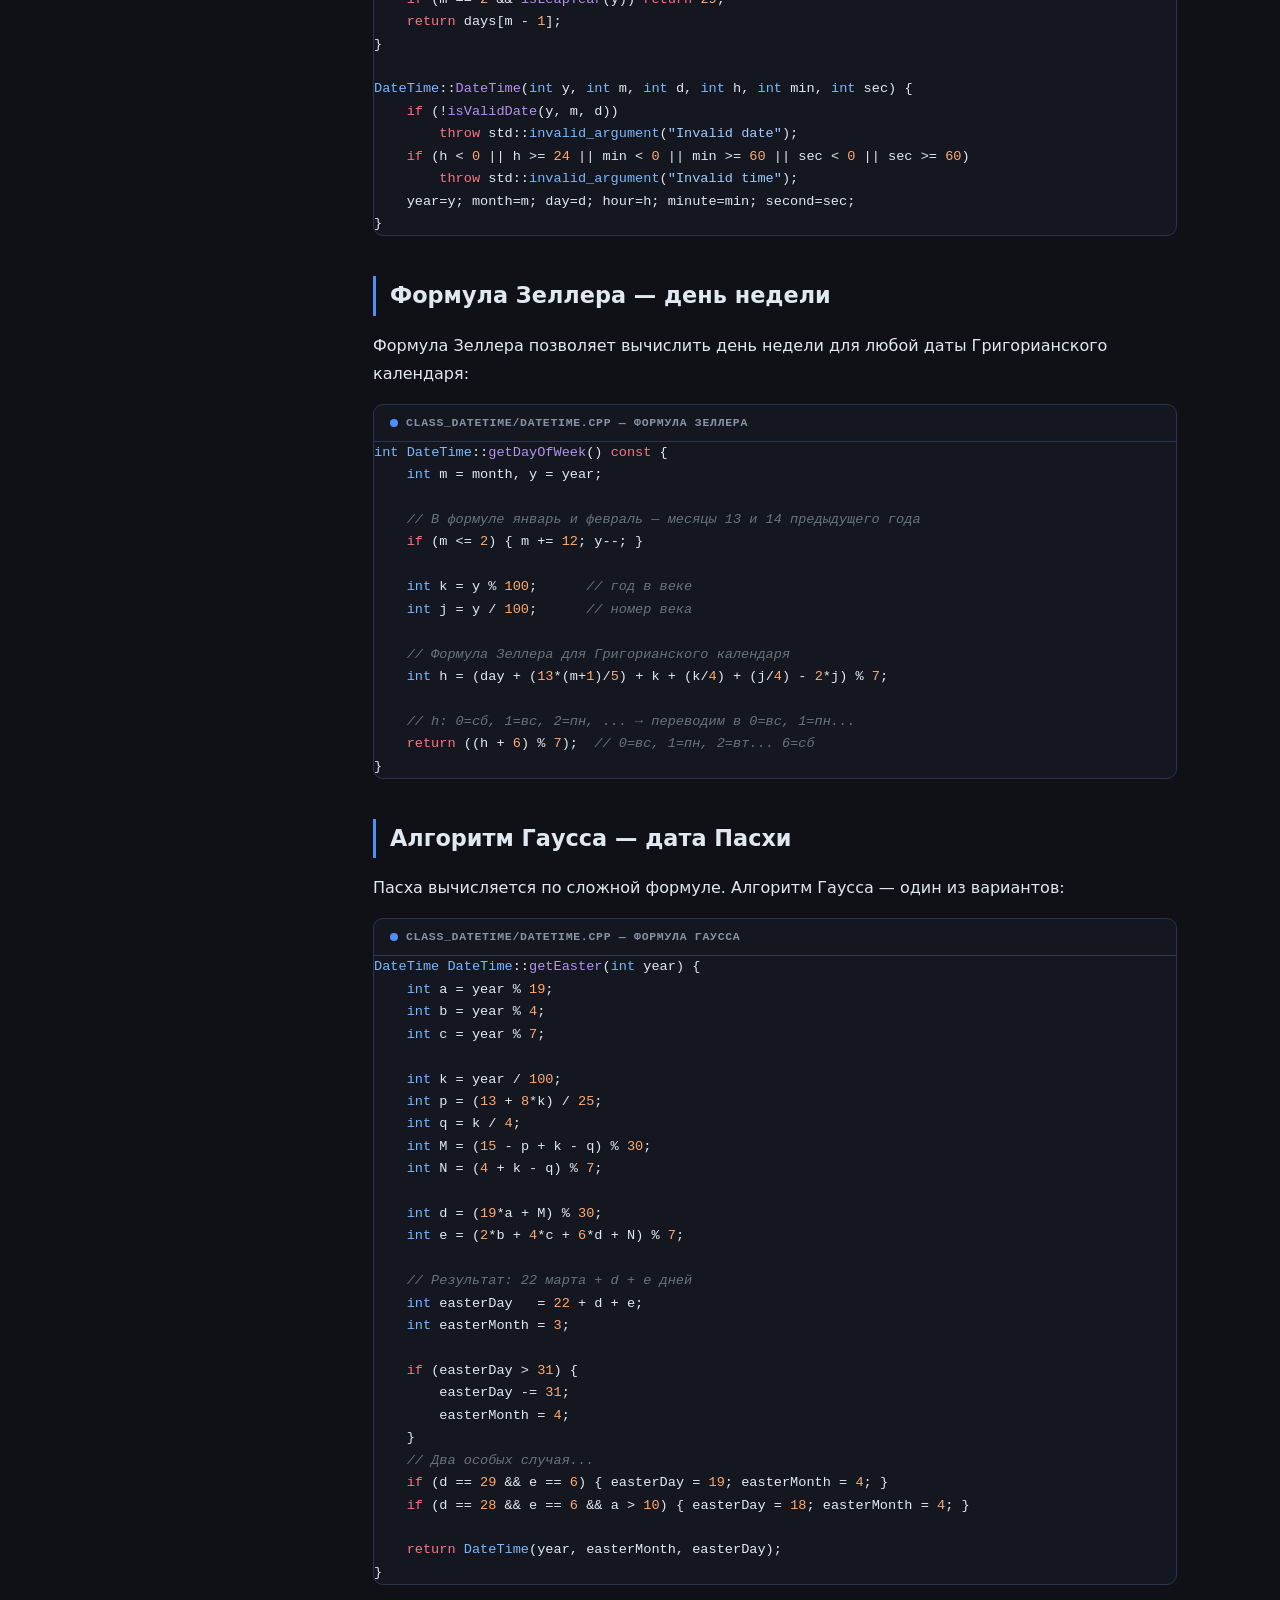
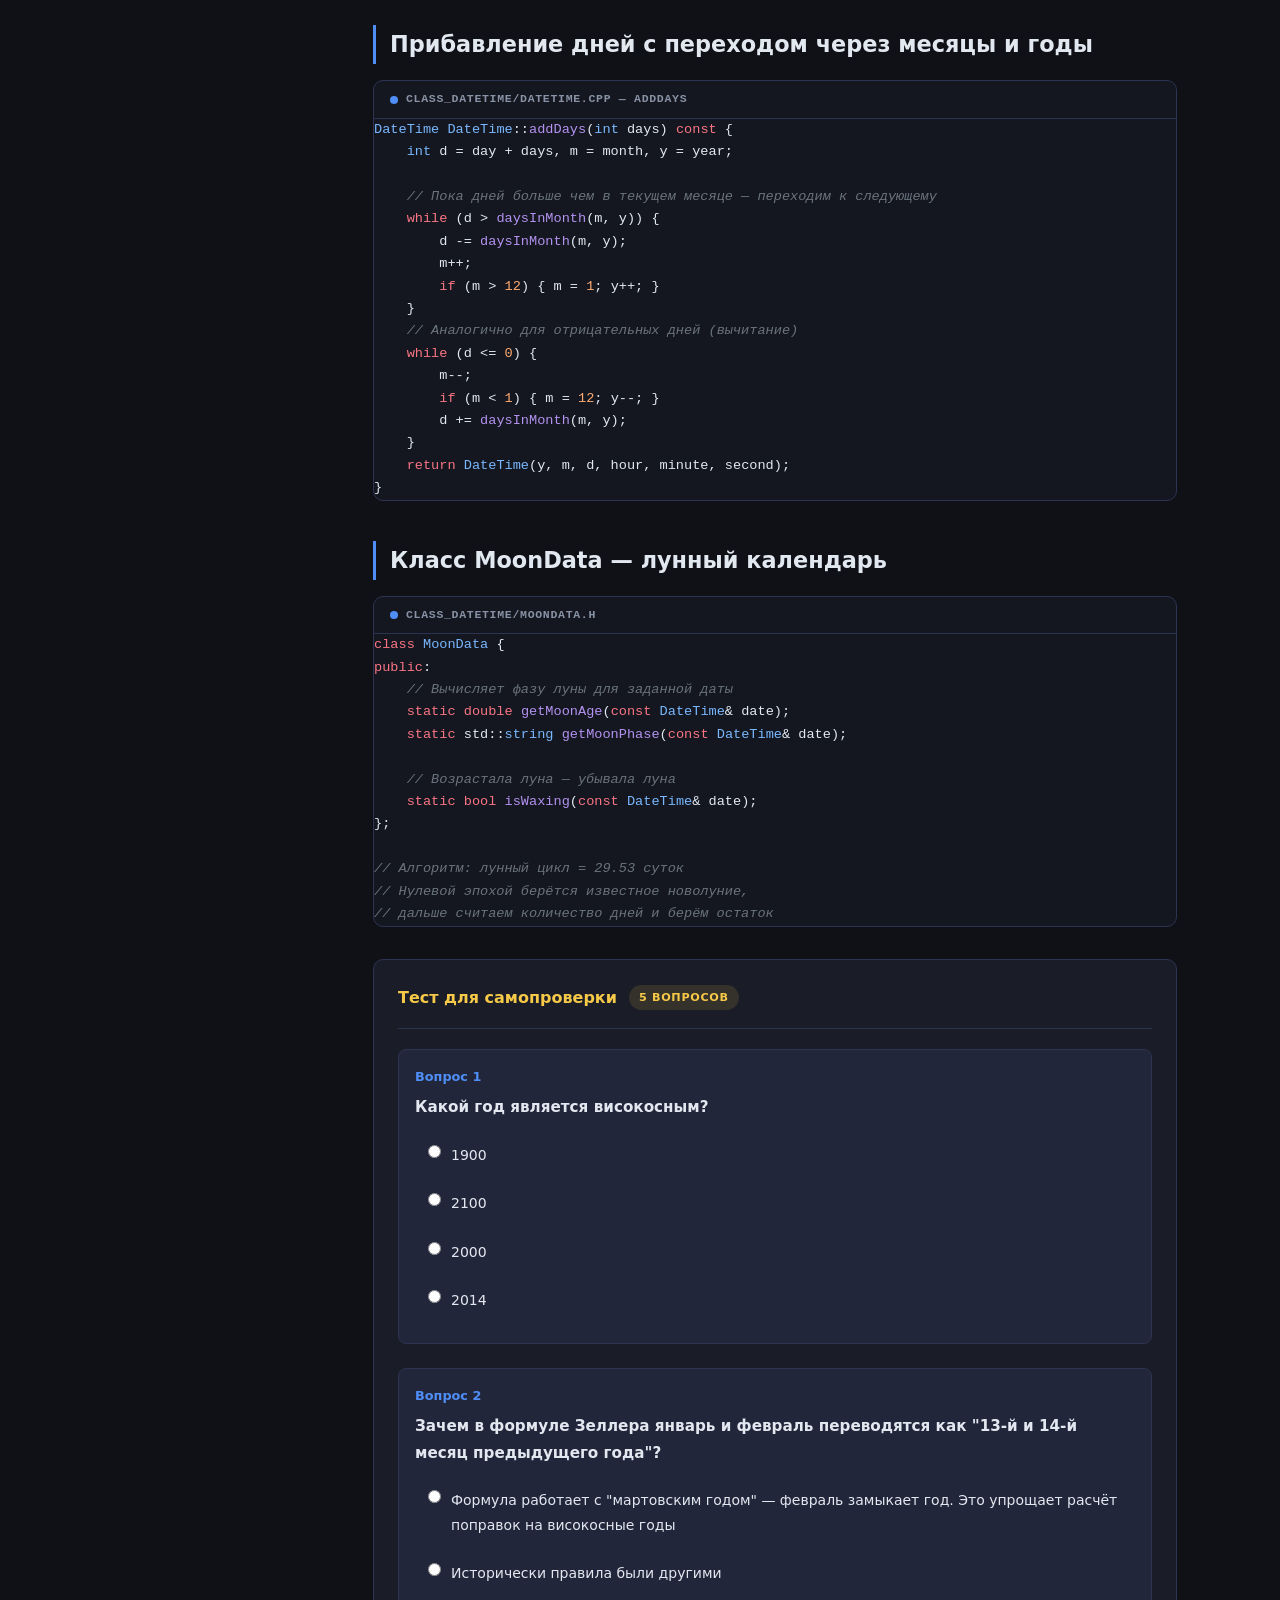
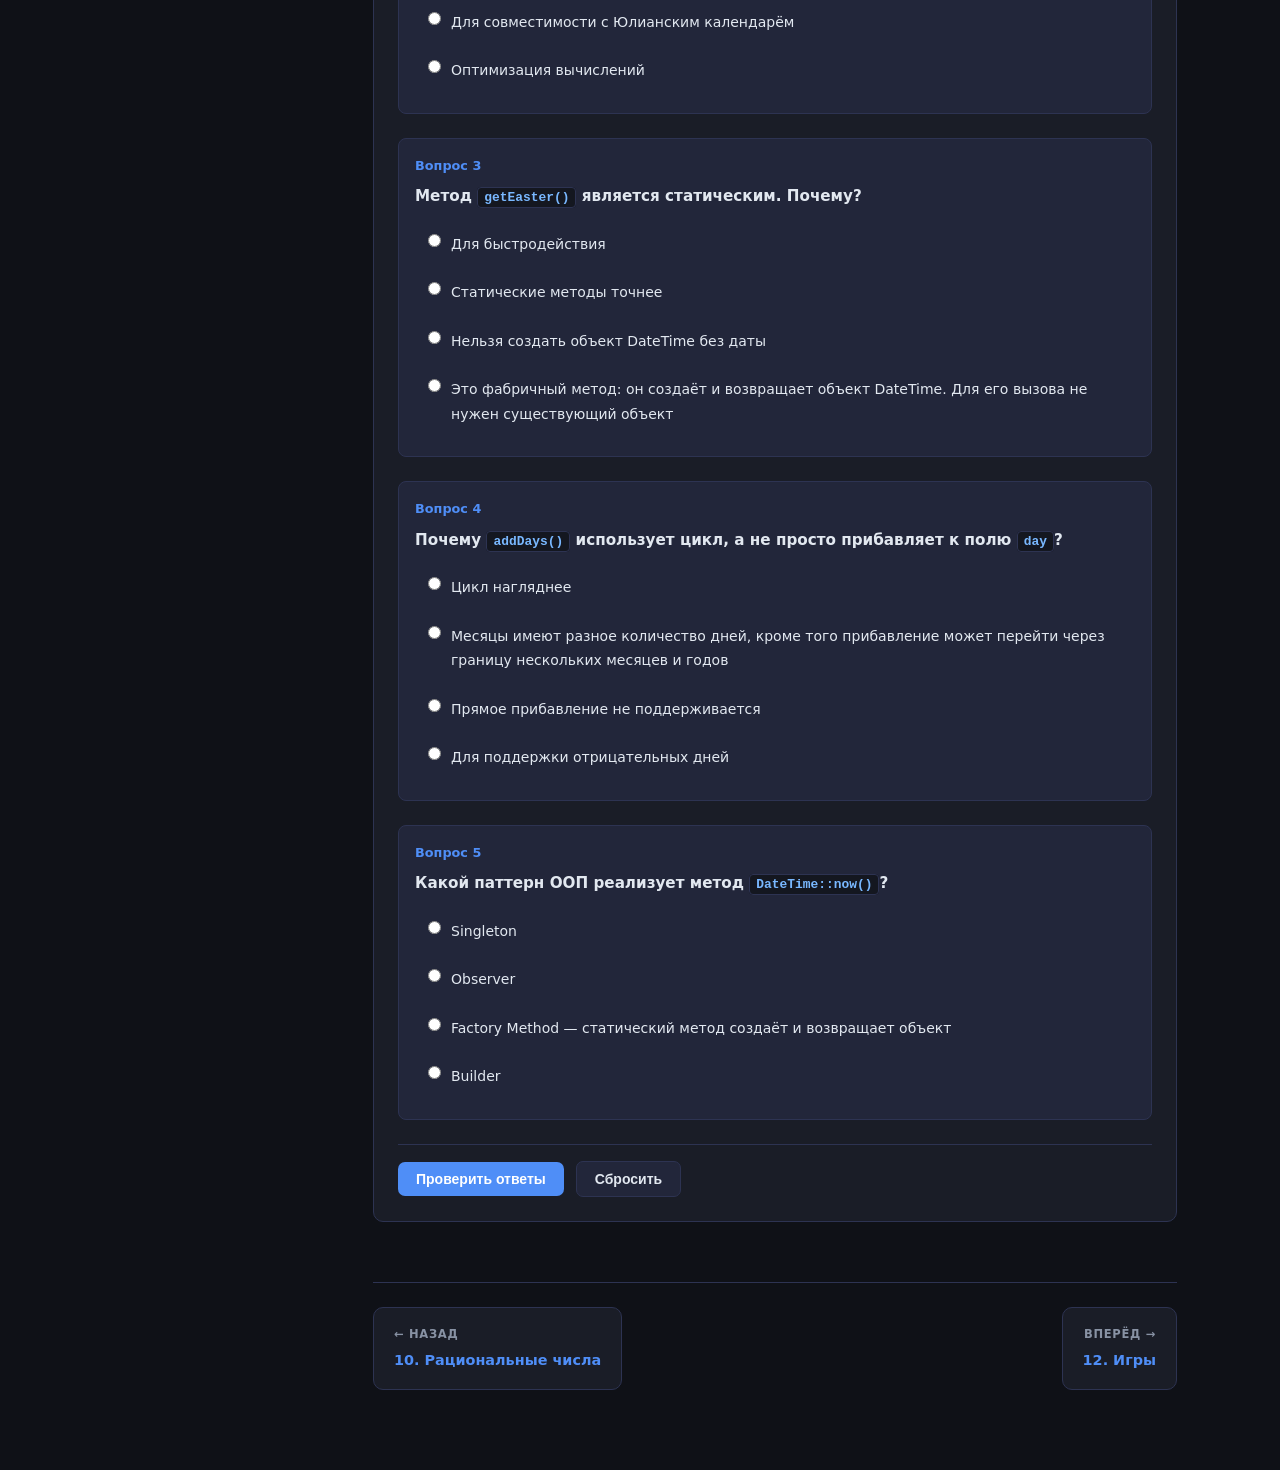
<file: guide/11_datetime.html>
<!DOCTYPE html>
<html lang="ru">
<head>
<meta charset="UTF-8"/>
<meta name="viewport" content="width=device-width, initial-scale=1.0"/>
<title>11. Дата и время — ООП C++</title>
<link rel="stylesheet" href="css/style.css"/>
</head>
<body>
<div class="layout">
<aside class="sidebar">
  <div class="sidebar-logo"><h2>ООП на C++</h2><p>Справочник по курсу Лебедева</p></div>
  <nav class="sidebar-nav">
    <div class="nav-section">Навигация</div>
    <a href="index.html"><span class="num">00</span> Главная</a>
    <div class="nav-section">Основы</div>
    <a href="01_classes.html"><span class="num">01</span> Классы и инкапсуляция</a>
    <a href="02_constructors.html"><span class="num">02</span> Конструкторы и деструкторы</a>
    <a href="03_inheritance.html"><span class="num">03</span> Наследование</a>
    <a href="04_polymorphism.html"><span class="num">04</span> Полиморфизм</a>
    <div class="nav-section">Продвинутые темы</div>
    <a href="05_templates.html"><span class="num">05</span> Шаблоны (Templates)</a>
    <a href="06_operators.html"><span class="num">06</span> Перегрузка операторов</a>
    <a href="07_memory.html"><span class="num">07</span> Управление памятью</a>
    <div class="nav-section">Структуры данных</div>
    <a href="08_lists.html"><span class="num">08</span> Связные списки</a>
    <a href="09_graphs.html"><span class="num">09</span> Графы и алгоритмы</a>
    <div class="nav-section">Проекты</div>
    <a href="10_rational.html"><span class="num">10</span> Рациональные числа</a>
    <a href="11_datetime.html" class="active"><span class="num">11</span> Дата и время</a>
    <a href="12_games.html"><span class="num">12</span> Игры</a>
  </nav>
</aside>
<main class="main">
  <div class="topbar">
    <span class="breadcrumb"><a href="index.html" style="color:var(--muted);text-decoration:none">Главная</a> / <span>Дата и время</span></span>
  </div>
  <div class="content">

    <div class="tag">Тема 11 — Проект</div>
    <h1>Дата и время</h1>
    <p class="subtitle">Класс DateTime — валидация дат, формула Зеллера, алгоритм Гаусса для Пасхи, лунный календарь.</p>

    <div class="callout info">
      <div class="callout-title">Файлы</div>
      <code>class_DateTime/DateTime.h</code>, <code>DateTime.cpp</code>, <code>MoonData.h</code>, <code>MoonData.cpp</code>
    </div>

    <h2>Структура класса DateTime</h2>

    <pre><div class="code-label">class_DateTime/DateTime.h</div><code><span class="kw">class</span> <span class="tp">DateTime</span> {
<span class="kw">private</span>:
    <span class="tp">int</span> year, month, day;
    <span class="tp">int</span> hour, minute, second;

    <span class="cm">// Вспомогательные статические методы</span>
    <span class="kw">static bool</span> <span class="fn">isLeapYear</span>(<span class="tp">int</span> y);
    <span class="kw">static int</span>  <span class="fn">daysInMonth</span>(<span class="tp">int</span> m, <span class="tp">int</span> y);
    <span class="kw">static bool</span> <span class="fn">isValidDate</span>(<span class="tp">int</span> y, <span class="tp">int</span> m, <span class="tp">int</span> d);

<span class="kw">public</span>:
    <span class="fn">DateTime</span>(<span class="tp">int</span> year, <span class="tp">int</span> month, <span class="tp">int</span> day,
             <span class="tp">int</span> hour=<span class="nm">0</span>, <span class="tp">int</span> min=<span class="nm">0</span>, <span class="tp">int</span> sec=<span class="nm">0</span>);

    <span class="cm">// Геттеры</span>
    <span class="tp">int</span> <span class="fn">getYear</span>()   <span class="kw">const</span> { <span class="kw">return</span> year; }
    <span class="tp">int</span> <span class="fn">getMonth</span>()  <span class="kw">const</span> { <span class="kw">return</span> month; }
    <span class="tp">int</span> <span class="fn">getDay</span>()    <span class="kw">const</span> { <span class="kw">return</span> day; }

    <span class="cm">// Вычисления</span>
    <span class="tp">int</span>      <span class="fn">getDayOfWeek</span>() <span class="kw">const</span>;    <span class="cm">// формула Зеллера (0=вс, 1=пн...)</span>
    <span class="tp">DateTime</span> <span class="fn">addDays</span>(<span class="tp">int</span> d) <span class="kw">const</span>;   <span class="cm">// прибавить дни</span>

    <span class="cm">// Статические фабричные методы</span>
    <span class="kw">static</span> <span class="tp">DateTime</span> <span class="fn">getEaster</span>(<span class="tp">int</span> year);  <span class="cm">// алгоритм Гаусса</span>
    <span class="kw">static</span> <span class="tp">DateTime</span> <span class="fn">now</span>();               <span class="cm">// текущее время</span>

    <span class="cm">// Операторы сравнения</span>
    <span class="kw">bool operator</span>&lt;(<span class="kw">const</span> <span class="tp">DateTime</span>&amp; o) <span class="kw">const</span>;
    <span class="kw">bool operator</span>==(<span class="kw">const</span> <span class="tp">DateTime</span>&amp; o) <span class="kw">const</span>;

    <span class="cm">// Вывод</span>
    <span class="kw">friend</span> std::<span class="tp">ostream</span>&amp; <span class="kw">operator</span>&lt;&lt;(std::<span class="tp">ostream</span>&amp;, <span class="kw">const</span> <span class="tp">DateTime</span>&amp;);
};</code></pre>

    <h2>Валидация и константы</h2>

    <pre><div class="code-label">class_DateTime/DateTime.cpp — валидация</div><code><span class="kw">bool</span> <span class="tp">DateTime</span>::<span class="fn">isLeapYear</span>(<span class="tp">int</span> y) {
    <span class="cm">// Год високосный если делится на 4, но не на 100,</span>
    <span class="cm">// кроме случая деления на 400</span>
    <span class="kw">return</span> (y % <span class="nm">4</span> == <span class="nm">0</span> &amp;&amp; y % <span class="nm">100</span> != <span class="nm">0</span>) || (y % <span class="nm">400</span> == <span class="nm">0</span>);
}

<span class="kw">int</span> <span class="tp">DateTime</span>::<span class="fn">daysInMonth</span>(<span class="tp">int</span> m, <span class="tp">int</span> y) {
    <span class="kw">const int</span> days[] = {<span class="nm">31</span>,<span class="nm">28</span>,<span class="nm">31</span>,<span class="nm">30</span>,<span class="nm">31</span>,<span class="nm">30</span>,<span class="nm">31</span>,<span class="nm">31</span>,<span class="nm">30</span>,<span class="nm">31</span>,<span class="nm">30</span>,<span class="nm">31</span>};
    <span class="kw">if</span> (m == <span class="nm">2</span> &amp;&amp; <span class="fn">isLeapYear</span>(y)) <span class="kw">return</span> <span class="nm">29</span>;
    <span class="kw">return</span> days[m - <span class="nm">1</span>];
}

<span class="tp">DateTime</span>::<span class="fn">DateTime</span>(<span class="tp">int</span> y, <span class="tp">int</span> m, <span class="tp">int</span> d, <span class="tp">int</span> h, <span class="tp">int</span> min, <span class="tp">int</span> sec) {
    <span class="kw">if</span> (!<span class="fn">isValidDate</span>(y, m, d))
        <span class="kw">throw</span> std::<span class="tp">invalid_argument</span>(<span class="st">"Invalid date"</span>);
    <span class="kw">if</span> (h &lt; <span class="nm">0</span> || h &gt;= <span class="nm">24</span> || min &lt; <span class="nm">0</span> || min &gt;= <span class="nm">60</span> || sec &lt; <span class="nm">0</span> || sec &gt;= <span class="nm">60</span>)
        <span class="kw">throw</span> std::<span class="tp">invalid_argument</span>(<span class="st">"Invalid time"</span>);
    year=y; month=m; day=d; hour=h; minute=min; second=sec;
}</code></pre>

    <h2>Формула Зеллера — день недели</h2>
    <p>Формула Зеллера позволяет вычислить день недели для любой даты Григорианского календаря:</p>

    <pre><div class="code-label">class_DateTime/DateTime.cpp — формула Зеллера</div><code><span class="tp">int</span> <span class="tp">DateTime</span>::<span class="fn">getDayOfWeek</span>() <span class="kw">const</span> {
    <span class="tp">int</span> m = month, y = year;

    <span class="cm">// В формуле январь и февраль — месяцы 13 и 14 предыдущего года</span>
    <span class="kw">if</span> (m &lt;= <span class="nm">2</span>) { m += <span class="nm">12</span>; y--; }

    <span class="tp">int</span> k = y % <span class="nm">100</span>;      <span class="cm">// год в веке</span>
    <span class="tp">int</span> j = y / <span class="nm">100</span>;      <span class="cm">// номер века</span>

    <span class="cm">// Формула Зеллера для Григорианского календаря</span>
    <span class="tp">int</span> h = (day + (<span class="nm">13</span>*(m+<span class="nm">1</span>)/<span class="nm">5</span>) + k + (k/<span class="nm">4</span>) + (j/<span class="nm">4</span>) - <span class="nm">2</span>*j) % <span class="nm">7</span>;

    <span class="cm">// h: 0=сб, 1=вс, 2=пн, ... → переводим в 0=вс, 1=пн...</span>
    <span class="kw">return</span> ((h + <span class="nm">6</span>) % <span class="nm">7</span>);  <span class="cm">// 0=вс, 1=пн, 2=вт... 6=сб</span>
}</code></pre>

    <h2>Алгоритм Гаусса — дата Пасхи</h2>
    <p>Пасха вычисляется по сложной формуле. Алгоритм Гаусса — один из вариантов:</p>

    <pre><div class="code-label">class_DateTime/DateTime.cpp — формула Гаусса</div><code><span class="tp">DateTime</span> <span class="tp">DateTime</span>::<span class="fn">getEaster</span>(<span class="tp">int</span> year) {
    <span class="tp">int</span> a = year % <span class="nm">19</span>;
    <span class="tp">int</span> b = year % <span class="nm">4</span>;
    <span class="tp">int</span> c = year % <span class="nm">7</span>;

    <span class="tp">int</span> k = year / <span class="nm">100</span>;
    <span class="tp">int</span> p = (<span class="nm">13</span> + <span class="nm">8</span>*k) / <span class="nm">25</span>;
    <span class="tp">int</span> q = k / <span class="nm">4</span>;
    <span class="tp">int</span> M = (<span class="nm">15</span> - p + k - q) % <span class="nm">30</span>;
    <span class="tp">int</span> N = (<span class="nm">4</span> + k - q) % <span class="nm">7</span>;

    <span class="tp">int</span> d = (<span class="nm">19</span>*a + M) % <span class="nm">30</span>;
    <span class="tp">int</span> e = (<span class="nm">2</span>*b + <span class="nm">4</span>*c + <span class="nm">6</span>*d + N) % <span class="nm">7</span>;

    <span class="cm">// Результат: 22 марта + d + e дней</span>
    <span class="tp">int</span> easterDay   = <span class="nm">22</span> + d + e;
    <span class="tp">int</span> easterMonth = <span class="nm">3</span>;

    <span class="kw">if</span> (easterDay &gt; <span class="nm">31</span>) {
        easterDay -= <span class="nm">31</span>;
        easterMonth = <span class="nm">4</span>;
    }
    <span class="cm">// Два особых случая...</span>
    <span class="kw">if</span> (d == <span class="nm">29</span> &amp;&amp; e == <span class="nm">6</span>) { easterDay = <span class="nm">19</span>; easterMonth = <span class="nm">4</span>; }
    <span class="kw">if</span> (d == <span class="nm">28</span> &amp;&amp; e == <span class="nm">6</span> &amp;&amp; a &gt; <span class="nm">10</span>) { easterDay = <span class="nm">18</span>; easterMonth = <span class="nm">4</span>; }

    <span class="kw">return</span> <span class="tp">DateTime</span>(year, easterMonth, easterDay);
}</code></pre>

    <h2>Прибавление дней с переходом через месяцы и годы</h2>

    <pre><div class="code-label">class_DateTime/DateTime.cpp — addDays</div><code><span class="tp">DateTime</span> <span class="tp">DateTime</span>::<span class="fn">addDays</span>(<span class="tp">int</span> days) <span class="kw">const</span> {
    <span class="tp">int</span> d = day + days, m = month, y = year;

    <span class="cm">// Пока дней больше чем в текущем месяце — переходим к следующему</span>
    <span class="kw">while</span> (d &gt; <span class="fn">daysInMonth</span>(m, y)) {
        d -= <span class="fn">daysInMonth</span>(m, y);
        m++;
        <span class="kw">if</span> (m &gt; <span class="nm">12</span>) { m = <span class="nm">1</span>; y++; }
    }
    <span class="cm">// Аналогично для отрицательных дней (вычитание)</span>
    <span class="kw">while</span> (d &lt;= <span class="nm">0</span>) {
        m--;
        <span class="kw">if</span> (m &lt; <span class="nm">1</span>) { m = <span class="nm">12</span>; y--; }
        d += <span class="fn">daysInMonth</span>(m, y);
    }
    <span class="kw">return</span> <span class="tp">DateTime</span>(y, m, d, hour, minute, second);
}</code></pre>

    <h2>Класс MoonData — лунный календарь</h2>

    <pre><div class="code-label">class_DateTime/MoonData.h</div><code><span class="kw">class</span> <span class="tp">MoonData</span> {
<span class="kw">public</span>:
    <span class="cm">// Вычисляет фазу луны для заданной даты</span>
    <span class="kw">static double</span> <span class="fn">getMoonAge</span>(<span class="kw">const</span> <span class="tp">DateTime</span>&amp; date);
    <span class="kw">static</span> std::<span class="tp">string</span> <span class="fn">getMoonPhase</span>(<span class="kw">const</span> <span class="tp">DateTime</span>&amp; date);

    <span class="cm">// Возрастала луна — убывала луна</span>
    <span class="kw">static bool</span> <span class="fn">isWaxing</span>(<span class="kw">const</span> <span class="tp">DateTime</span>&amp; date);
};

<span class="cm">// Алгоритм: лунный цикл = 29.53 суток</span>
<span class="cm">// Нулевой эпохой берётся известное новолуние,</span>
<span class="cm">// дальше считаем количество дней и берём остаток</span></code></pre>

    <!-- QUIZ -->
    <div class="quiz-block" id="quiz11">
      <div class="quiz-header">
        <h3>Тест для самопроверки</h3>
        <span class="badge">5 вопросов</span>
      </div>

      <div class="question" data-correct="c">
        <span class="q-num">Вопрос 1</span>
        <p>Какой год является високосным?</p>
        <div class="options">
          <label><input type="radio" name="q1" value="a"/> 1900</label>
          <label><input type="radio" name="q1" value="b"/> 2100</label>
          <label><input type="radio" name="q1" value="c"/> 2000</label>
          <label><input type="radio" name="q1" value="d"/> 2014</label>
        </div>
        <div class="explanation">Правило: делится на 4 → вероятно високосный; делится на 100 → не високосный; делится на 400 → високосный. 1900 делится на 100 но не на 400 → не високосный. 2000 делится на 400 → високосный. Метод <code>isLeapYear()</code> реализует именно это.</div>
      </div>

      <div class="question" data-correct="a">
        <span class="q-num">Вопрос 2</span>
        <p>Зачем в формуле Зеллера январь и февраль переводятся как "13-й и 14-й месяц предыдущего года"?</p>
        <div class="options">
          <label><input type="radio" name="q2" value="a"/> Формула работает с "мартовским годом" — февраль замыкает год. Это упрощает расчёт поправок на високосные годы</label>
          <label><input type="radio" name="q2" value="b"/> Исторически правила были другими</label>
          <label><input type="radio" name="q2" value="c"/> Для совместимости с Юлианским календарём</label>
          <label><input type="radio" name="q2" value="d"/> Оптимизация вычислений</label>
        </div>
        <div class="explanation">Формула Зеллера считает год начинающимся с марта (3-й месяц). Тогда в конце "года" (13=январь, 14=февраль) проще учесть поправку на 29 февраля — она всегда в конце цикла.</div>
      </div>

      <div class="question" data-correct="d">
        <span class="q-num">Вопрос 3</span>
        <p>Метод <code>getEaster()</code> является статическим. Почему?</p>
        <div class="options">
          <label><input type="radio" name="q3" value="a"/> Для быстродействия</label>
          <label><input type="radio" name="q3" value="b"/> Статические методы точнее</label>
          <label><input type="radio" name="q3" value="c"/> Нельзя создать объект DateTime без даты</label>
          <label><input type="radio" name="q3" value="d"/> Это фабричный метод: он создаёт и возвращает объект DateTime. Для его вызова не нужен существующий объект</label>
        </div>
        <div class="explanation">Статический фабричный метод: <code>DateTime easter = DateTime::getEaster(2025);</code>. Не нужно сначала создавать объект, чтобы вычислить другой. Это устойчивый паттерн для создания объектов со сложной логикой инициализации.</div>
      </div>

      <div class="question" data-correct="b">
        <span class="q-num">Вопрос 4</span>
        <p>Почему <code>addDays()</code> использует цикл, а не просто прибавляет к полю <code>day</code>?</p>
        <div class="options">
          <label><input type="radio" name="q4" value="a"/> Цикл нагляднее</label>
          <label><input type="radio" name="q4" value="b"/> Месяцы имеют разное количество дней, кроме того прибавление может перейти через границу нескольких месяцев и годов</label>
          <label><input type="radio" name="q4" value="c"/> Прямое прибавление не поддерживается</label>
          <label><input type="radio" name="q4" value="d"/> Для поддержки отрицательных дней</label>
        </div>
        <div class="explanation">При <code>addDays(365)</code> к 1 декабря нужно корректно пройти через декабрь (31 день), январь (31), февраль (28 или 29)... Цикл правильно учитывает переходы, включая високосные годы. Простое прибавление к числу месяца некорректно.</div>
      </div>

      <div class="question" data-correct="c">
        <span class="q-num">Вопрос 5</span>
        <p>Какой паттерн ООП реализует метод <code>DateTime::now()</code>?</p>
        <div class="options">
          <label><input type="radio" name="q5" value="a"/> Singleton</label>
          <label><input type="radio" name="q5" value="b"/> Observer</label>
          <label><input type="radio" name="q5" value="c"/> Factory Method — статический метод создаёт и возвращает объект</label>
          <label><input type="radio" name="q5" value="d"/> Builder</label>
        </div>
        <div class="explanation">Factory Method (фабричный метод): вместо <code>new DateTime(...)</code> используем <code>DateTime::now()</code>. Это инкапсулирует логику создания (получение системного времени, конвертацию) и даёт понятный, выразительный API.</div>
      </div>

      <div class="quiz-actions">
        <button class="btn btn-primary check-btn">Проверить ответы</button>
        <button class="btn btn-secondary reset-btn">Сбросить</button>
        <span class="score-display"></span>
      </div>
    </div>

    <div class="page-nav">
      <a href="10_rational.html">
        <span class="nav-dir">← Назад</span>
        <span class="nav-title">10. Рациональные числа</span>
      </a>
      <a href="12_games.html" class="next">
        <span class="nav-dir">Вперёд →</span>
        <span class="nav-title">12. Игры</span>
      </a>
    </div>
  </div>
</main>
</div>
<script src="js/quiz.js"></script>
</body>
</html>
</file>
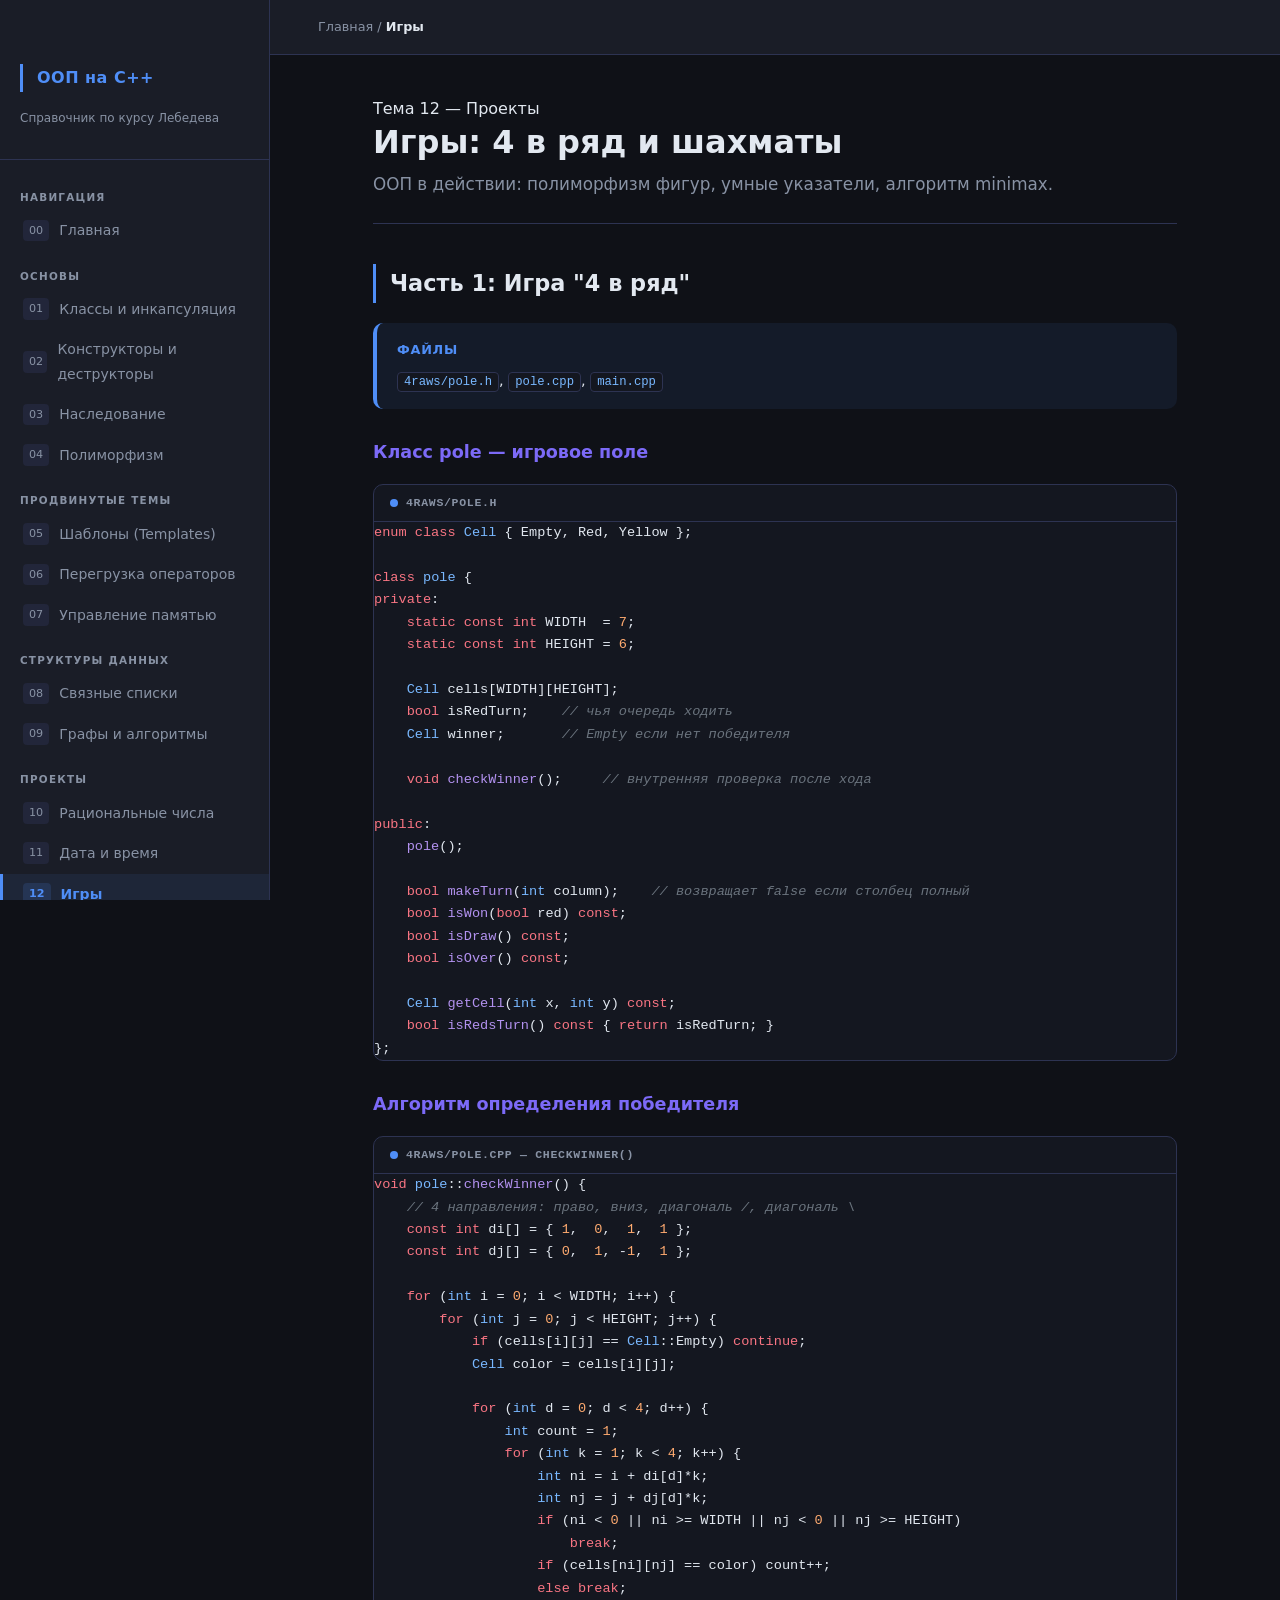
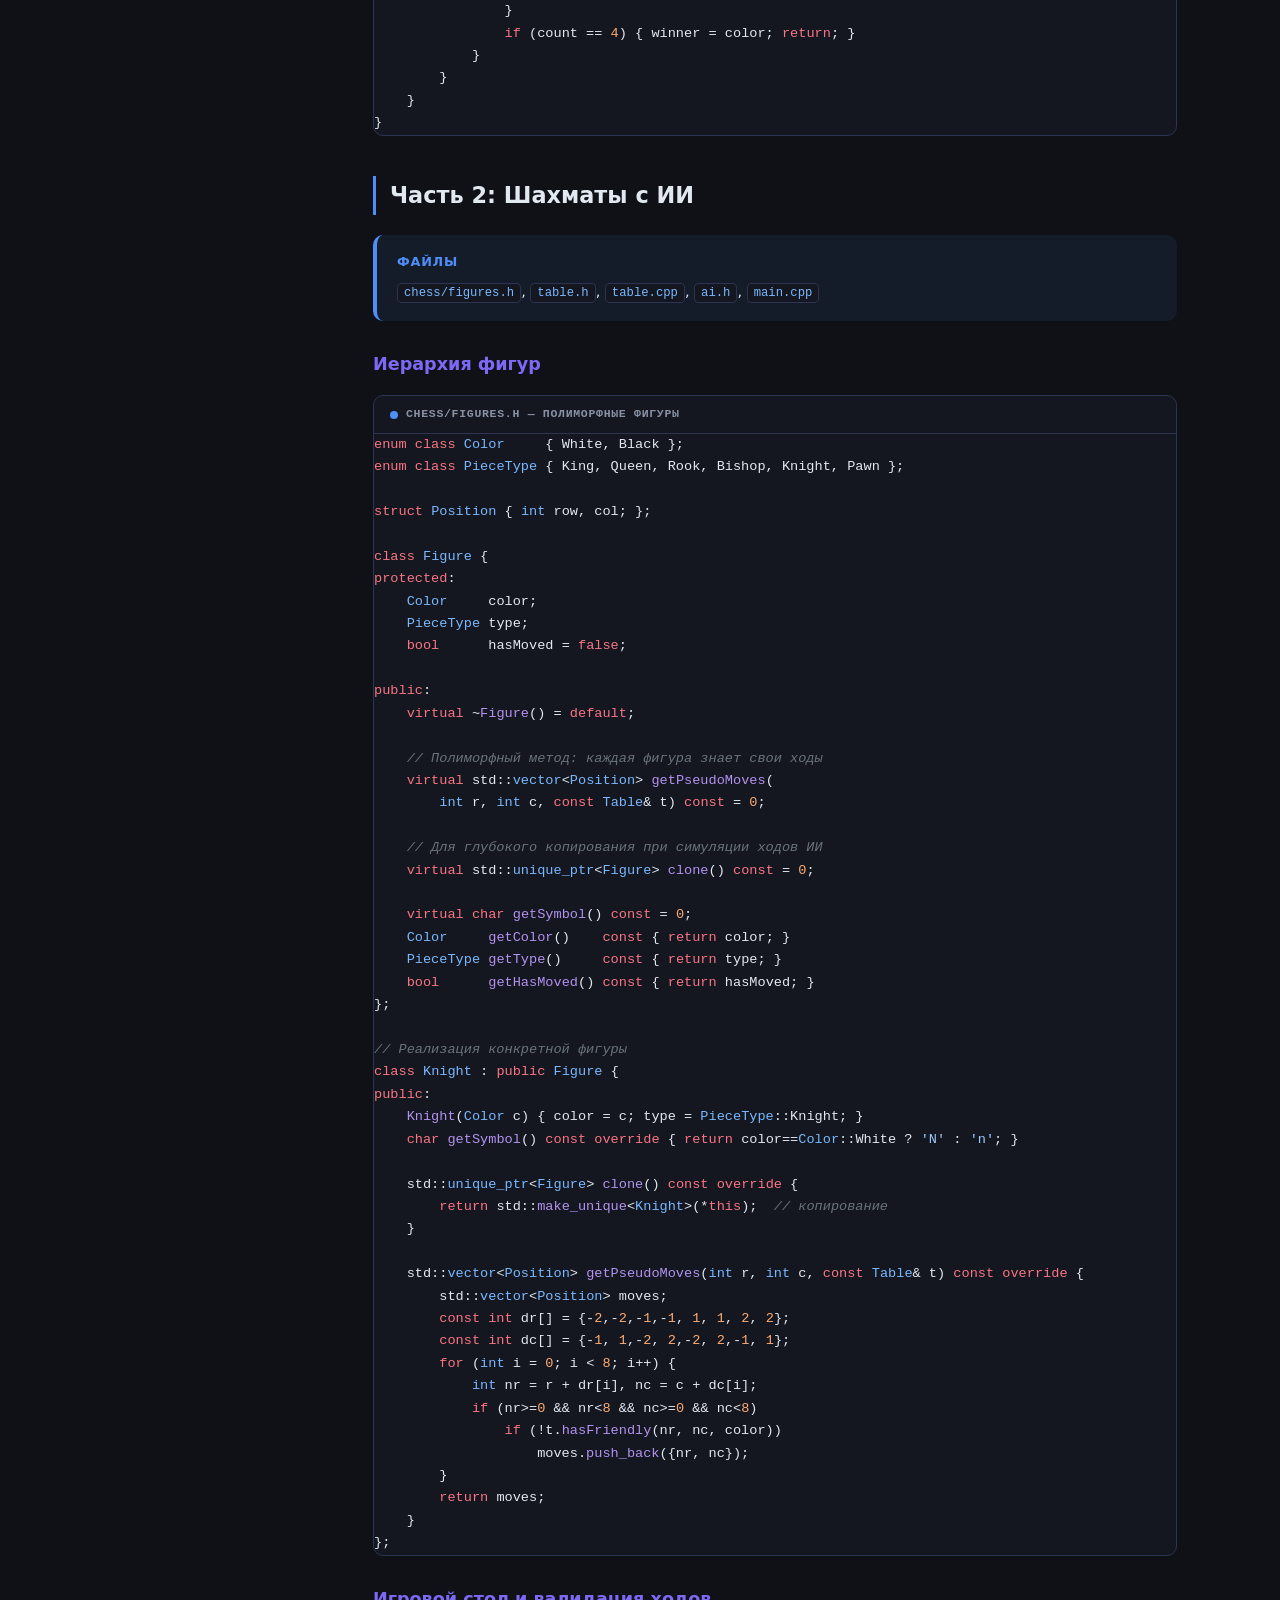
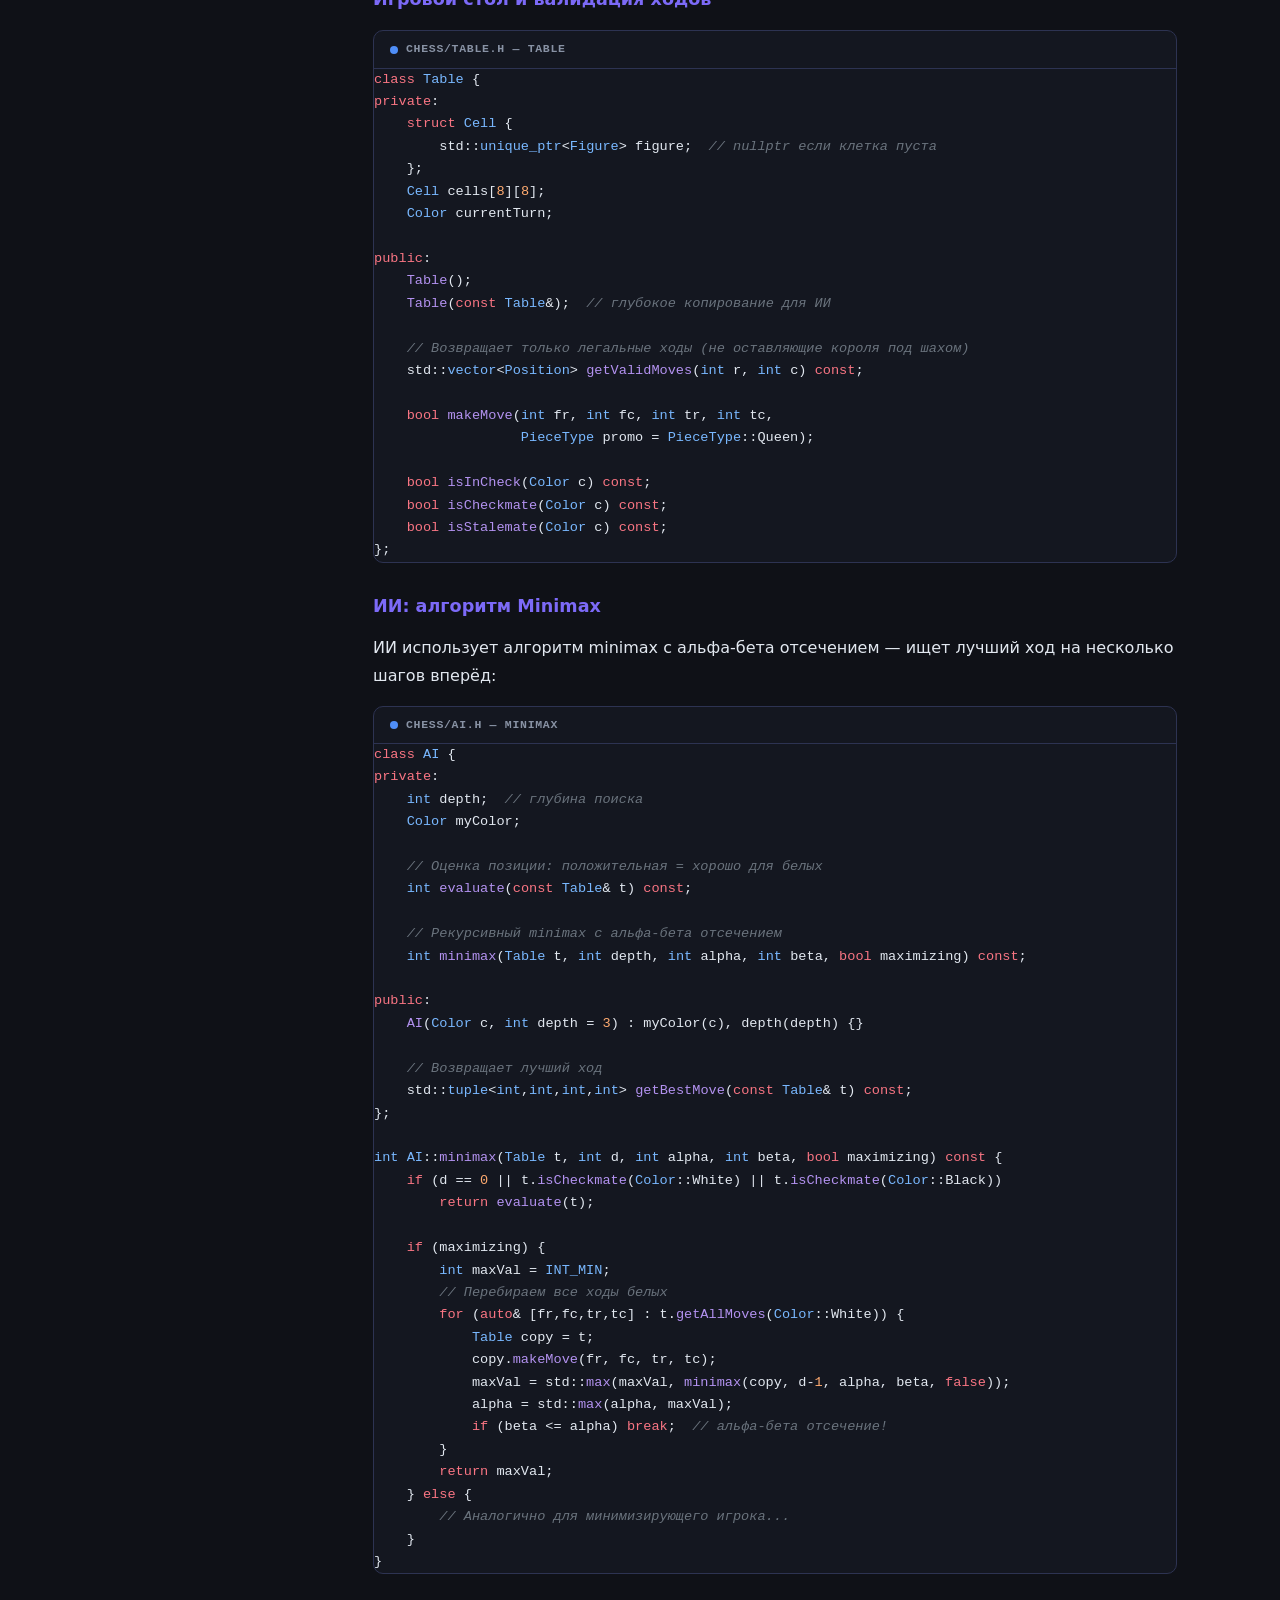
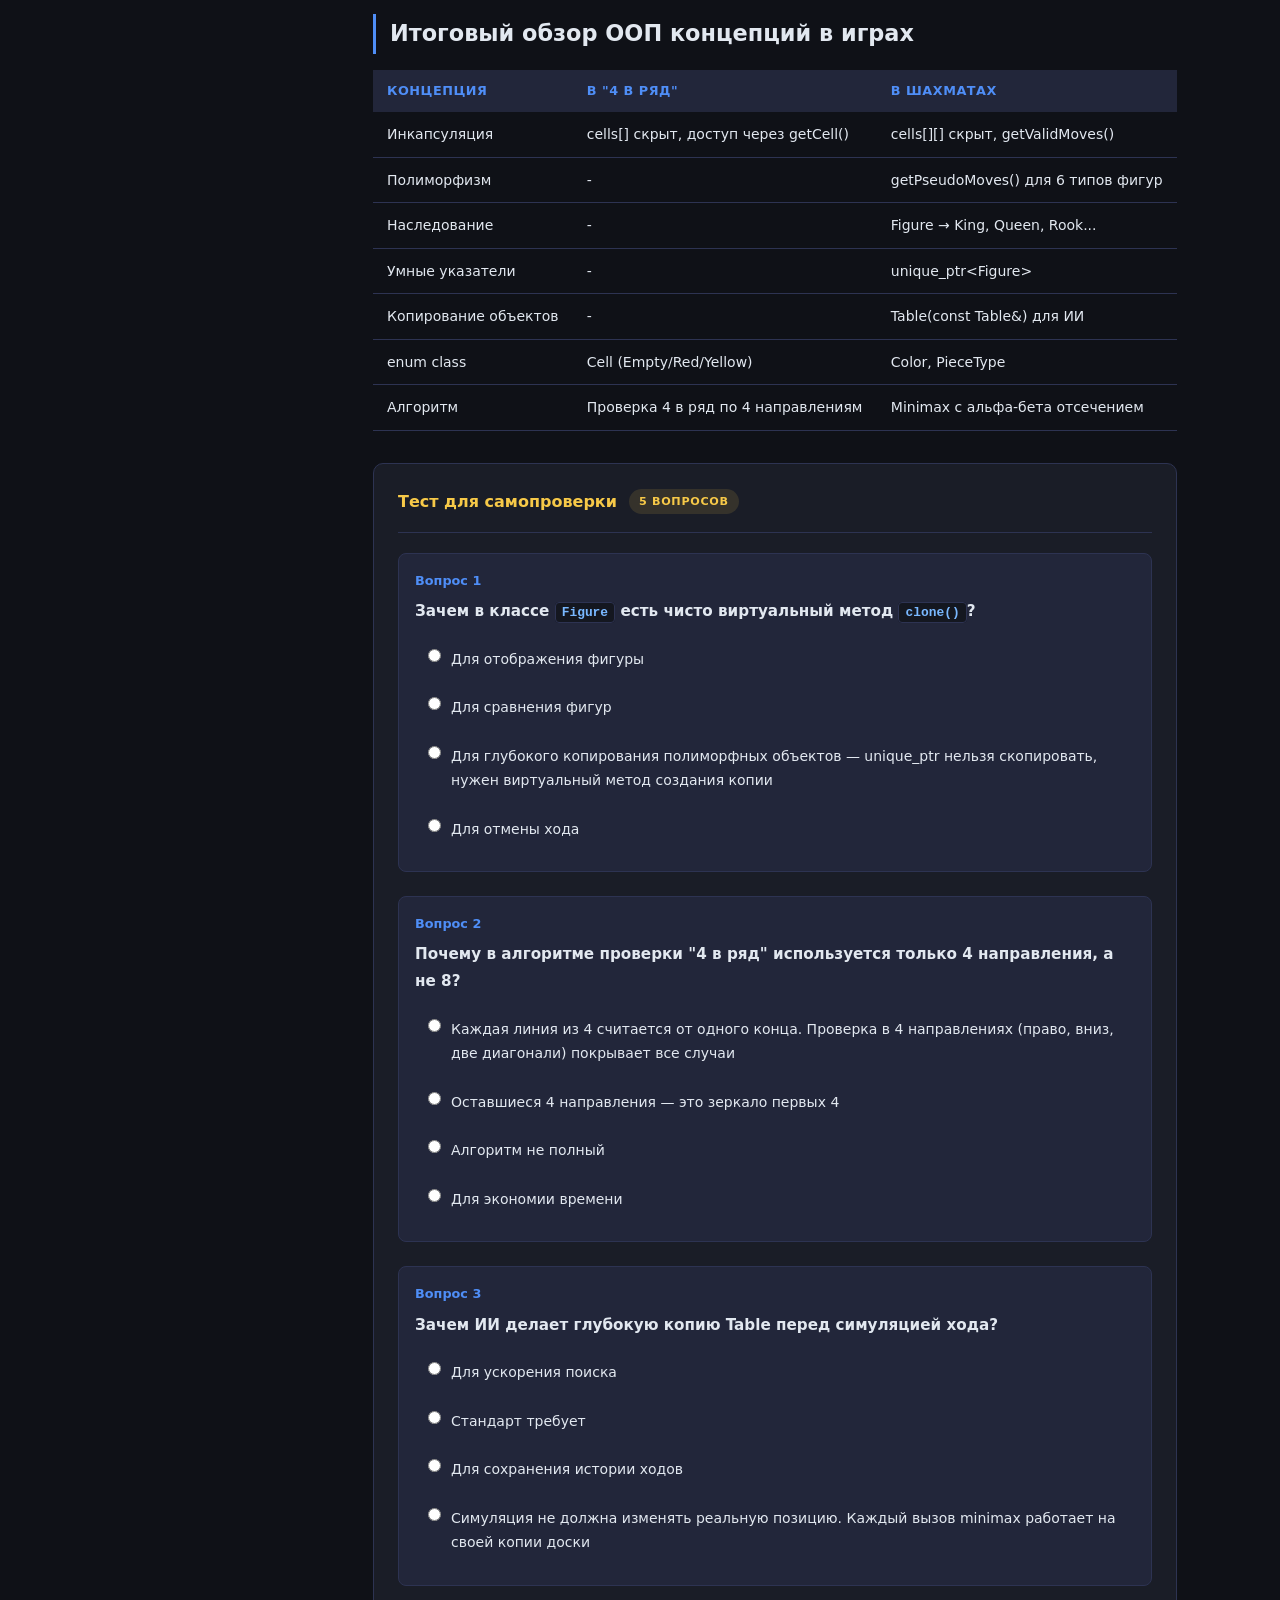
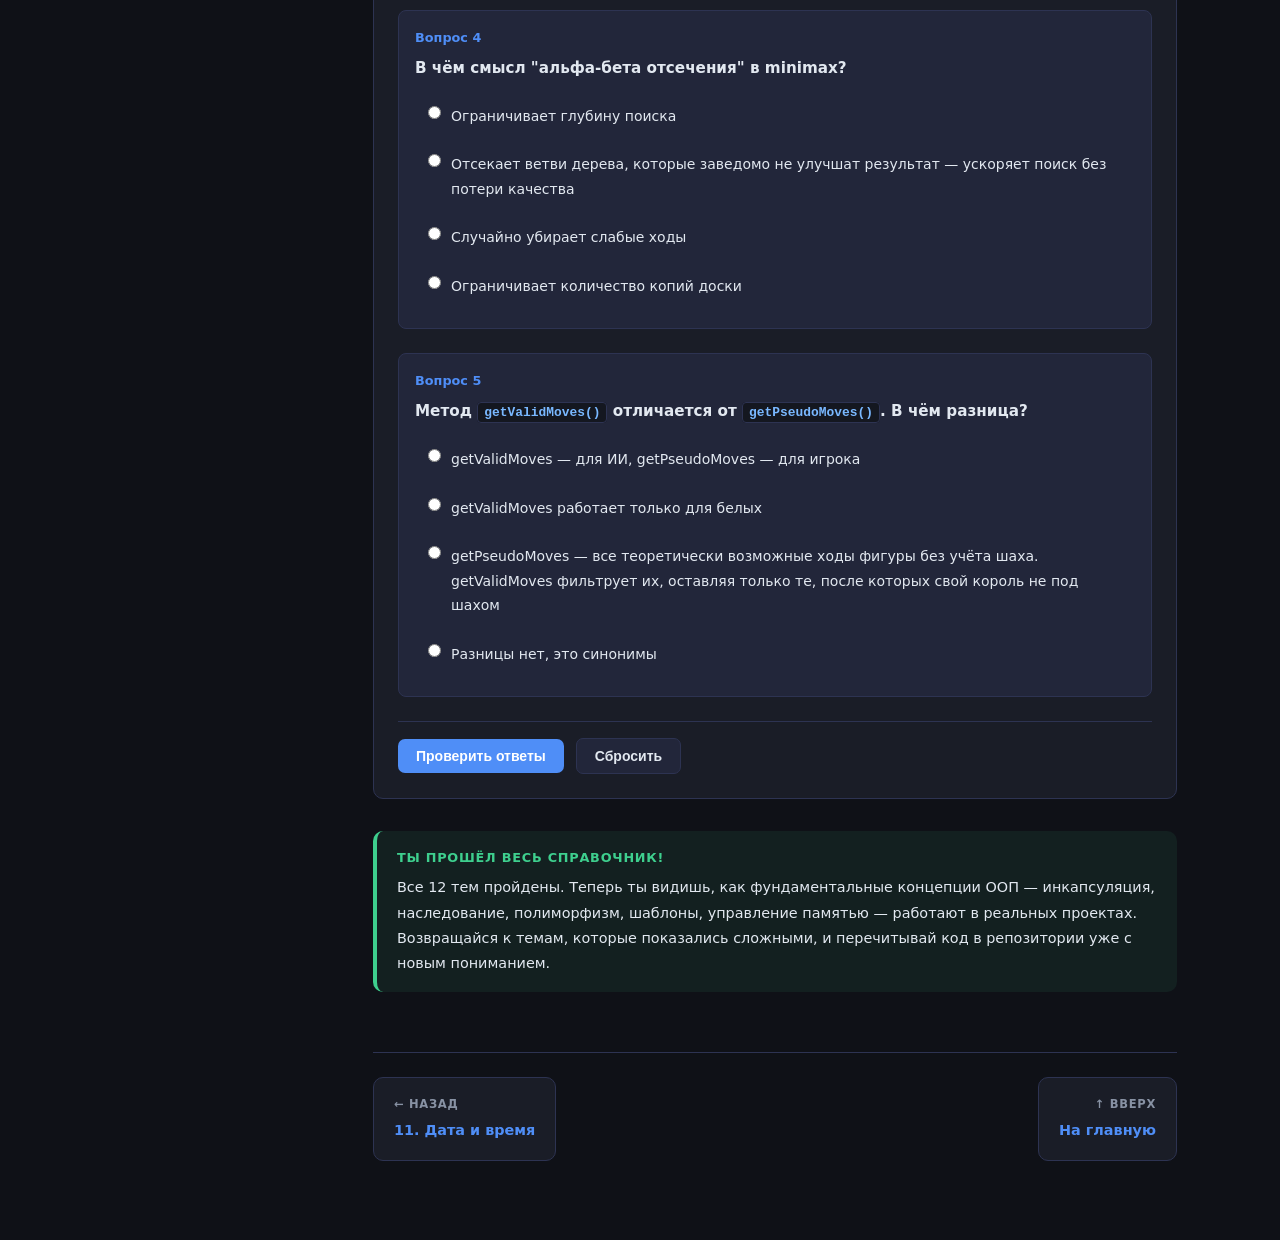
<file: guide/12_games.html>
<!DOCTYPE html>
<html lang="ru">
<head>
<meta charset="UTF-8"/>
<meta name="viewport" content="width=device-width, initial-scale=1.0"/>
<title>12. Игры — ООП C++</title>
<link rel="stylesheet" href="css/style.css"/>
</head>
<body>
<div class="layout">
<aside class="sidebar">
  <div class="sidebar-logo"><h2>ООП на C++</h2><p>Справочник по курсу Лебедева</p></div>
  <nav class="sidebar-nav">
    <div class="nav-section">Навигация</div>
    <a href="index.html"><span class="num">00</span> Главная</a>
    <div class="nav-section">Основы</div>
    <a href="01_classes.html"><span class="num">01</span> Классы и инкапсуляция</a>
    <a href="02_constructors.html"><span class="num">02</span> Конструкторы и деструкторы</a>
    <a href="03_inheritance.html"><span class="num">03</span> Наследование</a>
    <a href="04_polymorphism.html"><span class="num">04</span> Полиморфизм</a>
    <div class="nav-section">Продвинутые темы</div>
    <a href="05_templates.html"><span class="num">05</span> Шаблоны (Templates)</a>
    <a href="06_operators.html"><span class="num">06</span> Перегрузка операторов</a>
    <a href="07_memory.html"><span class="num">07</span> Управление памятью</a>
    <div class="nav-section">Структуры данных</div>
    <a href="08_lists.html"><span class="num">08</span> Связные списки</a>
    <a href="09_graphs.html"><span class="num">09</span> Графы и алгоритмы</a>
    <div class="nav-section">Проекты</div>
    <a href="10_rational.html"><span class="num">10</span> Рациональные числа</a>
    <a href="11_datetime.html"><span class="num">11</span> Дата и время</a>
    <a href="12_games.html" class="active"><span class="num">12</span> Игры</a>
  </nav>
</aside>
<main class="main">
  <div class="topbar">
    <span class="breadcrumb"><a href="index.html" style="color:var(--muted);text-decoration:none">Главная</a> / <span>Игры</span></span>
  </div>
  <div class="content">

    <div class="tag">Тема 12 — Проекты</div>
    <h1>Игры: 4 в ряд и шахматы</h1>
    <p class="subtitle">ООП в действии: полиморфизм фигур, умные указатели, алгоритм minimax.</p>

    <h2>Часть 1: Игра "4 в ряд"</h2>

    <div class="callout info">
      <div class="callout-title">Файлы</div>
      <code>4raws/pole.h</code>, <code>pole.cpp</code>, <code>main.cpp</code>
    </div>

    <h3>Класс pole — игровое поле</h3>

    <pre><div class="code-label">4raws/pole.h</div><code><span class="kw">enum class</span> <span class="tp">Cell</span> { Empty, Red, Yellow };

<span class="kw">class</span> <span class="tp">pole</span> {
<span class="kw">private</span>:
    <span class="kw">static const int</span> WIDTH  = <span class="nm">7</span>;
    <span class="kw">static const int</span> HEIGHT = <span class="nm">6</span>;

    <span class="tp">Cell</span> cells[WIDTH][HEIGHT];
    <span class="kw">bool</span> isRedTurn;    <span class="cm">// чья очередь ходить</span>
    <span class="tp">Cell</span> winner;       <span class="cm">// Empty если нет победителя</span>

    <span class="kw">void</span> <span class="fn">checkWinner</span>();     <span class="cm">// внутренняя проверка после хода</span>

<span class="kw">public</span>:
    <span class="fn">pole</span>();

    <span class="kw">bool</span> <span class="fn">makeTurn</span>(<span class="tp">int</span> column);    <span class="cm">// возвращает false если столбец полный</span>
    <span class="kw">bool</span> <span class="fn">isWon</span>(<span class="kw">bool</span> red) <span class="kw">const</span>;
    <span class="kw">bool</span> <span class="fn">isDraw</span>() <span class="kw">const</span>;
    <span class="kw">bool</span> <span class="fn">isOver</span>() <span class="kw">const</span>;

    <span class="tp">Cell</span> <span class="fn">getCell</span>(<span class="tp">int</span> x, <span class="tp">int</span> y) <span class="kw">const</span>;
    <span class="kw">bool</span> <span class="fn">isRedsTurn</span>() <span class="kw">const</span> { <span class="kw">return</span> isRedTurn; }
};</code></pre>

    <h3>Алгоритм определения победителя</h3>

    <pre><div class="code-label">4raws/pole.cpp — checkWinner()</div><code><span class="kw">void</span> <span class="tp">pole</span>::<span class="fn">checkWinner</span>() {
    <span class="cm">// 4 направления: право, вниз, диагональ /, диагональ \</span>
    <span class="kw">const int</span> di[] = { <span class="nm">1</span>,  <span class="nm">0</span>,  <span class="nm">1</span>,  <span class="nm">1</span> };
    <span class="kw">const int</span> dj[] = { <span class="nm">0</span>,  <span class="nm">1</span>, -<span class="nm">1</span>,  <span class="nm">1</span> };

    <span class="kw">for</span> (<span class="tp">int</span> i = <span class="nm">0</span>; i &lt; WIDTH; i++) {
        <span class="kw">for</span> (<span class="tp">int</span> j = <span class="nm">0</span>; j &lt; HEIGHT; j++) {
            <span class="kw">if</span> (cells[i][j] == <span class="tp">Cell</span>::Empty) <span class="kw">continue</span>;
            <span class="tp">Cell</span> color = cells[i][j];

            <span class="kw">for</span> (<span class="tp">int</span> d = <span class="nm">0</span>; d &lt; <span class="nm">4</span>; d++) {
                <span class="tp">int</span> count = <span class="nm">1</span>;
                <span class="kw">for</span> (<span class="tp">int</span> k = <span class="nm">1</span>; k &lt; <span class="nm">4</span>; k++) {
                    <span class="tp">int</span> ni = i + di[d]*k;
                    <span class="tp">int</span> nj = j + dj[d]*k;
                    <span class="kw">if</span> (ni &lt; <span class="nm">0</span> || ni &gt;= WIDTH || nj &lt; <span class="nm">0</span> || nj &gt;= HEIGHT)
                        <span class="kw">break</span>;
                    <span class="kw">if</span> (cells[ni][nj] == color) count++;
                    <span class="kw">else break</span>;
                }
                <span class="kw">if</span> (count == <span class="nm">4</span>) { winner = color; <span class="kw">return</span>; }
            }
        }
    }
}</code></pre>

    <h2>Часть 2: Шахматы с ИИ</h2>

    <div class="callout info">
      <div class="callout-title">Файлы</div>
      <code>chess/figures.h</code>, <code>table.h</code>, <code>table.cpp</code>, <code>ai.h</code>, <code>main.cpp</code>
    </div>

    <h3>Иерархия фигур</h3>

    <pre><div class="code-label">chess/figures.h — полиморфные фигуры</div><code><span class="kw">enum class</span> <span class="tp">Color</span>     { White, Black };
<span class="kw">enum class</span> <span class="tp">PieceType</span> { King, Queen, Rook, Bishop, Knight, Pawn };

<span class="kw">struct</span> <span class="tp">Position</span> { <span class="tp">int</span> row, col; };

<span class="kw">class</span> <span class="tp">Figure</span> {
<span class="kw">protected</span>:
    <span class="tp">Color</span>     color;
    <span class="tp">PieceType</span> type;
    <span class="kw">bool</span>      hasMoved = <span class="kw">false</span>;

<span class="kw">public</span>:
    <span class="kw">virtual</span> ~<span class="fn">Figure</span>() = <span class="kw">default</span>;

    <span class="cm">// Полиморфный метод: каждая фигура знает свои ходы</span>
    <span class="kw">virtual</span> std::<span class="tp">vector</span>&lt;<span class="tp">Position</span>&gt; <span class="fn">getPseudoMoves</span>(
        <span class="tp">int</span> r, <span class="tp">int</span> c, <span class="kw">const</span> <span class="tp">Table</span>&amp; t) <span class="kw">const</span> = <span class="nm">0</span>;

    <span class="cm">// Для глубокого копирования при симуляции ходов ИИ</span>
    <span class="kw">virtual</span> std::<span class="tp">unique_ptr</span>&lt;<span class="tp">Figure</span>&gt; <span class="fn">clone</span>() <span class="kw">const</span> = <span class="nm">0</span>;

    <span class="kw">virtual char</span> <span class="fn">getSymbol</span>() <span class="kw">const</span> = <span class="nm">0</span>;
    <span class="tp">Color</span>     <span class="fn">getColor</span>()    <span class="kw">const</span> { <span class="kw">return</span> color; }
    <span class="tp">PieceType</span> <span class="fn">getType</span>()     <span class="kw">const</span> { <span class="kw">return</span> type; }
    <span class="kw">bool</span>      <span class="fn">getHasMoved</span>() <span class="kw">const</span> { <span class="kw">return</span> hasMoved; }
};

<span class="cm">// Реализация конкретной фигуры</span>
<span class="kw">class</span> <span class="tp">Knight</span> : <span class="kw">public</span> <span class="tp">Figure</span> {
<span class="kw">public</span>:
    <span class="fn">Knight</span>(<span class="tp">Color</span> c) { color = c; type = <span class="tp">PieceType</span>::Knight; }
    <span class="kw">char</span> <span class="fn">getSymbol</span>() <span class="kw">const override</span> { <span class="kw">return</span> color==<span class="tp">Color</span>::White ? <span class="st">'N'</span> : <span class="st">'n'</span>; }

    std::<span class="tp">unique_ptr</span>&lt;<span class="tp">Figure</span>&gt; <span class="fn">clone</span>() <span class="kw">const override</span> {
        <span class="kw">return</span> std::<span class="fn">make_unique</span>&lt;<span class="tp">Knight</span>&gt;(*<span class="kw">this</span>);  <span class="cm">// копирование</span>
    }

    std::<span class="tp">vector</span>&lt;<span class="tp">Position</span>&gt; <span class="fn">getPseudoMoves</span>(<span class="tp">int</span> r, <span class="tp">int</span> c, <span class="kw">const</span> <span class="tp">Table</span>&amp; t) <span class="kw">const override</span> {
        std::<span class="tp">vector</span>&lt;<span class="tp">Position</span>&gt; moves;
        <span class="kw">const int</span> dr[] = {-<span class="nm">2</span>,-<span class="nm">2</span>,-<span class="nm">1</span>,-<span class="nm">1</span>, <span class="nm">1</span>, <span class="nm">1</span>, <span class="nm">2</span>, <span class="nm">2</span>};
        <span class="kw">const int</span> dc[] = {-<span class="nm">1</span>, <span class="nm">1</span>,-<span class="nm">2</span>, <span class="nm">2</span>,-<span class="nm">2</span>, <span class="nm">2</span>,-<span class="nm">1</span>, <span class="nm">1</span>};
        <span class="kw">for</span> (<span class="tp">int</span> i = <span class="nm">0</span>; i &lt; <span class="nm">8</span>; i++) {
            <span class="tp">int</span> nr = r + dr[i], nc = c + dc[i];
            <span class="kw">if</span> (nr&gt;=<span class="nm">0</span> &amp;&amp; nr&lt;<span class="nm">8</span> &amp;&amp; nc&gt;=<span class="nm">0</span> &amp;&amp; nc&lt;<span class="nm">8</span>)
                <span class="kw">if</span> (!t.<span class="fn">hasFriendly</span>(nr, nc, color))
                    moves.<span class="fn">push_back</span>({nr, nc});
        }
        <span class="kw">return</span> moves;
    }
};</code></pre>

    <h3>Игровой стол и валидация ходов</h3>

    <pre><div class="code-label">chess/table.h — Table</div><code><span class="kw">class</span> <span class="tp">Table</span> {
<span class="kw">private</span>:
    <span class="kw">struct</span> <span class="tp">Cell</span> {
        std::<span class="tp">unique_ptr</span>&lt;<span class="tp">Figure</span>&gt; figure;  <span class="cm">// nullptr если клетка пуста</span>
    };
    <span class="tp">Cell</span> cells[<span class="nm">8</span>][<span class="nm">8</span>];
    <span class="tp">Color</span> currentTurn;

<span class="kw">public</span>:
    <span class="fn">Table</span>();
    <span class="fn">Table</span>(<span class="kw">const</span> <span class="tp">Table</span>&amp;);  <span class="cm">// глубокое копирование для ИИ</span>

    <span class="cm">// Возвращает только легальные ходы (не оставляющие короля под шахом)</span>
    std::<span class="tp">vector</span>&lt;<span class="tp">Position</span>&gt; <span class="fn">getValidMoves</span>(<span class="tp">int</span> r, <span class="tp">int</span> c) <span class="kw">const</span>;

    <span class="kw">bool</span> <span class="fn">makeMove</span>(<span class="tp">int</span> fr, <span class="tp">int</span> fc, <span class="tp">int</span> tr, <span class="tp">int</span> tc,
                  <span class="tp">PieceType</span> promo = <span class="tp">PieceType</span>::Queen);

    <span class="kw">bool</span> <span class="fn">isInCheck</span>(<span class="tp">Color</span> c) <span class="kw">const</span>;
    <span class="kw">bool</span> <span class="fn">isCheckmate</span>(<span class="tp">Color</span> c) <span class="kw">const</span>;
    <span class="kw">bool</span> <span class="fn">isStalemate</span>(<span class="tp">Color</span> c) <span class="kw">const</span>;
};</code></pre>

    <h3>ИИ: алгоритм Minimax</h3>
    <p>ИИ использует алгоритм minimax с альфа-бета отсечением — ищет лучший ход на несколько шагов вперёд:</p>

    <pre><div class="code-label">chess/ai.h — Minimax</div><code><span class="kw">class</span> <span class="tp">AI</span> {
<span class="kw">private</span>:
    <span class="tp">int</span> depth;  <span class="cm">// глубина поиска</span>
    <span class="tp">Color</span> myColor;

    <span class="cm">// Оценка позиции: положительная = хорошо для белых</span>
    <span class="tp">int</span> <span class="fn">evaluate</span>(<span class="kw">const</span> <span class="tp">Table</span>&amp; t) <span class="kw">const</span>;

    <span class="cm">// Рекурсивный minimax с альфа-бета отсечением</span>
    <span class="tp">int</span> <span class="fn">minimax</span>(<span class="tp">Table</span> t, <span class="tp">int</span> depth, <span class="tp">int</span> alpha, <span class="tp">int</span> beta, <span class="kw">bool</span> maximizing) <span class="kw">const</span>;

<span class="kw">public</span>:
    <span class="fn">AI</span>(<span class="tp">Color</span> c, <span class="tp">int</span> depth = <span class="nm">3</span>) : myColor(c), depth(depth) {}

    <span class="cm">// Возвращает лучший ход</span>
    std::<span class="tp">tuple</span>&lt;<span class="tp">int</span>,<span class="tp">int</span>,<span class="tp">int</span>,<span class="tp">int</span>&gt; <span class="fn">getBestMove</span>(<span class="kw">const</span> <span class="tp">Table</span>&amp; t) <span class="kw">const</span>;
};

<span class="tp">int</span> <span class="tp">AI</span>::<span class="fn">minimax</span>(<span class="tp">Table</span> t, <span class="tp">int</span> d, <span class="tp">int</span> alpha, <span class="tp">int</span> beta, <span class="kw">bool</span> maximizing) <span class="kw">const</span> {
    <span class="kw">if</span> (d == <span class="nm">0</span> || t.<span class="fn">isCheckmate</span>(<span class="tp">Color</span>::White) || t.<span class="fn">isCheckmate</span>(<span class="tp">Color</span>::Black))
        <span class="kw">return</span> <span class="fn">evaluate</span>(t);

    <span class="kw">if</span> (maximizing) {
        <span class="tp">int</span> maxVal = <span class="tp">INT_MIN</span>;
        <span class="cm">// Перебираем все ходы белых</span>
        <span class="kw">for</span> (<span class="kw">auto</span>&amp; [fr,fc,tr,tc] : t.<span class="fn">getAllMoves</span>(<span class="tp">Color</span>::White)) {
            <span class="tp">Table</span> copy = t;
            copy.<span class="fn">makeMove</span>(fr, fc, tr, tc);
            maxVal = std::<span class="fn">max</span>(maxVal, <span class="fn">minimax</span>(copy, d-<span class="nm">1</span>, alpha, beta, <span class="kw">false</span>));
            alpha = std::<span class="fn">max</span>(alpha, maxVal);
            <span class="kw">if</span> (beta &lt;= alpha) <span class="kw">break</span>;  <span class="cm">// альфа-бета отсечение!</span>
        }
        <span class="kw">return</span> maxVal;
    } <span class="kw">else</span> {
        <span class="cm">// Аналогично для минимизирующего игрока...</span>
    }
}</code></pre>

    <h2>Итоговый обзор ООП концепций в играх</h2>

    <table>
      <tr><th>Концепция</th><th>В "4 в ряд"</th><th>В шахматах</th></tr>
      <tr><td>Инкапсуляция</td><td>cells[] скрыт, доступ через getCell()</td><td>cells[][] скрыт, getValidMoves()</td></tr>
      <tr><td>Полиморфизм</td><td>-</td><td>getPseudoMoves() для 6 типов фигур</td></tr>
      <tr><td>Наследование</td><td>-</td><td>Figure → King, Queen, Rook...</td></tr>
      <tr><td>Умные указатели</td><td>-</td><td>unique_ptr&lt;Figure&gt;</td></tr>
      <tr><td>Копирование объектов</td><td>-</td><td>Table(const Table&) для ИИ</td></tr>
      <tr><td>enum class</td><td>Cell (Empty/Red/Yellow)</td><td>Color, PieceType</td></tr>
      <tr><td>Алгоритм</td><td>Проверка 4 в ряд по 4 направлениям</td><td>Minimax с альфа-бета отсечением</td></tr>
    </table>

    <!-- QUIZ -->
    <div class="quiz-block" id="quiz12">
      <div class="quiz-header">
        <h3>Тест для самопроверки</h3>
        <span class="badge">5 вопросов</span>
      </div>

      <div class="question" data-correct="c">
        <span class="q-num">Вопрос 1</span>
        <p>Зачем в классе <code>Figure</code> есть чисто виртуальный метод <code>clone()</code>?</p>
        <div class="options">
          <label><input type="radio" name="q1" value="a"/> Для отображения фигуры</label>
          <label><input type="radio" name="q1" value="b"/> Для сравнения фигур</label>
          <label><input type="radio" name="q1" value="c"/> Для глубокого копирования полиморфных объектов — unique_ptr нельзя скопировать, нужен виртуальный метод создания копии</label>
          <label><input type="radio" name="q1" value="d"/> Для отмены хода</label>
        </div>
        <div class="explanation">При копировании Table (для ИИ-симуляции) нужно скопировать все Figure. Но Figure — абстрактный базовый класс, а у нас есть King, Queen и т.д. Виртуальный <code>clone()</code> в каждом подклассе создаёт правильный тип: <code>return make_unique&lt;King&gt;(*this)</code>.</div>
      </div>

      <div class="question" data-correct="a">
        <span class="q-num">Вопрос 2</span>
        <p>Почему в алгоритме проверки "4 в ряд" используется только 4 направления, а не 8?</p>
        <div class="options">
          <label><input type="radio" name="q2" value="a"/> Каждая линия из 4 считается от одного конца. Проверка в 4 направлениях (право, вниз, две диагонали) покрывает все случаи</label>
          <label><input type="radio" name="q2" value="b"/> Оставшиеся 4 направления — это зеркало первых 4</label>
          <label><input type="radio" name="q2" value="c"/> Алгоритм не полный</label>
          <label><input type="radio" name="q2" value="d"/> Для экономии времени</label>
        </div>
        <div class="explanation">Если проверять "право" и "лево" — одну и ту же линию найдём дважды. Достаточно проверить каждую линию с одного конца: право (→), вниз (↓), диагональ ↗, диагональ ↘. Этого хватает для нахождения всех выигрышных линий.</div>
      </div>

      <div class="question" data-correct="d">
        <span class="q-num">Вопрос 3</span>
        <p>Зачем ИИ делает глубокую копию Table перед симуляцией хода?</p>
        <div class="options">
          <label><input type="radio" name="q3" value="a"/> Для ускорения поиска</label>
          <label><input type="radio" name="q3" value="b"/> Стандарт требует</label>
          <label><input type="radio" name="q3" value="c"/> Для сохранения истории ходов</label>
          <label><input type="radio" name="q3" value="d"/> Симуляция не должна изменять реальную позицию. Каждый вызов minimax работает на своей копии доски</label>
        </div>
        <div class="explanation">Minimax перебирает миллионы вариантов, "делая" ходы и оценивая позицию. Если менять реальную доску, возвращаться назад (undo) было бы сложнее. Копирование доски проще и безопаснее.</div>
      </div>

      <div class="question" data-correct="b">
        <span class="q-num">Вопрос 4</span>
        <p>В чём смысл "альфа-бета отсечения" в minimax?</p>
        <div class="options">
          <label><input type="radio" name="q4" value="a"/> Ограничивает глубину поиска</label>
          <label><input type="radio" name="q4" value="b"/> Отсекает ветви дерева, которые заведомо не улучшат результат — ускоряет поиск без потери качества</label>
          <label><input type="radio" name="q4" value="c"/> Случайно убирает слабые ходы</label>
          <label><input type="radio" name="q4" value="d"/> Ограничивает количество копий доски</label>
        </div>
        <div class="explanation">Альфа-бета: если мы уже нашли ход с оценкой X, и анализируем ветвь, где соперник может получить оценку &gt; X — эту ветвь незачем дальше исследовать. В худшем случае работает как чистый minimax, в лучшем — сокращает дерево поиска на порядки.</div>
      </div>

      <div class="question" data-correct="c">
        <span class="q-num">Вопрос 5</span>
        <p>Метод <code>getValidMoves()</code> отличается от <code>getPseudoMoves()</code>. В чём разница?</p>
        <div class="options">
          <label><input type="radio" name="q5" value="a"/> getValidMoves — для ИИ, getPseudoMoves — для игрока</label>
          <label><input type="radio" name="q5" value="b"/> getValidMoves работает только для белых</label>
          <label><input type="radio" name="q5" value="c"/> getPseudoMoves — все теоретически возможные ходы фигуры без учёта шаха. getValidMoves фильтрует их, оставляя только те, после которых свой король не под шахом</label>
          <label><input type="radio" name="q5" value="d"/> Разницы нет, это синонимы</label>
        </div>
        <div class="explanation">getPseudoMoves (в каждом подклассе Figure) даёт все ходы по геометрии фигуры — без учёта шаха. getValidMoves (в Table) проверяет каждый ход: делает копию, выполняет ход, проверяет не оказался ли король под шахом. Только "проходящие" ходы возвращаются как valid.</div>
      </div>

      <div class="quiz-actions">
        <button class="btn btn-primary check-btn">Проверить ответы</button>
        <button class="btn btn-secondary reset-btn">Сбросить</button>
        <span class="score-display"></span>
      </div>
    </div>

    <div class="callout tip">
      <div class="callout-title">Ты прошёл весь справочник!</div>
      Все 12 тем пройдены. Теперь ты видишь, как фундаментальные концепции ООП — инкапсуляция, наследование, полиморфизм, шаблоны, управление памятью — работают в реальных проектах. Возвращайся к темам, которые показались сложными, и перечитывай код в репозитории уже с новым пониманием.
    </div>

    <div class="page-nav">
      <a href="11_datetime.html">
        <span class="nav-dir">← Назад</span>
        <span class="nav-title">11. Дата и время</span>
      </a>
      <a href="index.html" class="next">
        <span class="nav-dir">↑ Вверх</span>
        <span class="nav-title">На главную</span>
      </a>
    </div>
  </div>
</main>
</div>
<script src="js/quiz.js"></script>
</body>
</html>
</file>
<file: guide/css/style.css>
/* ========== RESET & BASE ========== */
*, *::before, *::after { box-sizing: border-box; margin: 0; padding: 0; }

:root {
  --bg: #0f1117;
  --bg2: #1a1d27;
  --bg3: #22263a;
  --accent: #4f8ef7;
  --accent2: #7c6af7;
  --green: #3ecf8e;
  --red: #f76f6f;
  --yellow: #f7c948;
  --text: #e2e8f0;
  --muted: #8892a4;
  --border: #2d3352;
  --code-bg: #141720;
  --radius: 10px;
  --sidebar-w: 270px;
}

html { scroll-behavior: smooth; }

body {
  font-family: 'Segoe UI', system-ui, -apple-system, sans-serif;
  background: var(--bg);
  color: var(--text);
  line-height: 1.75;
  font-size: 16px;
}

/* ========== LAYOUT ========== */
.layout {
  display: flex;
  min-height: 100vh;
}

/* ========== SIDEBAR ========== */
.sidebar {
  width: var(--sidebar-w);
  background: var(--bg2);
  border-right: 1px solid var(--border);
  position: fixed;
  top: 0; left: 0; bottom: 0;
  overflow-y: auto;
  z-index: 100;
  display: flex;
  flex-direction: column;
}

.sidebar-logo {
  padding: 24px 20px 16px;
  border-bottom: 1px solid var(--border);
}
.sidebar-logo h2 {
  font-size: 1rem;
  color: var(--accent);
  font-weight: 700;
  letter-spacing: 0.03em;
}
.sidebar-logo p {
  font-size: 0.75rem;
  color: var(--muted);
  margin-top: 4px;
}

.sidebar-nav {
  padding: 12px 0;
  flex: 1;
}

.nav-section {
  padding: 8px 20px 4px;
  font-size: 0.65rem;
  font-weight: 700;
  letter-spacing: 0.12em;
  text-transform: uppercase;
  color: var(--muted);
  margin-top: 8px;
}

.sidebar-nav a {
  display: flex;
  align-items: center;
  gap: 10px;
  padding: 8px 20px;
  color: var(--muted);
  text-decoration: none;
  font-size: 0.875rem;
  border-left: 3px solid transparent;
  transition: all 0.15s;
}
.sidebar-nav a:hover {
  color: var(--text);
  background: var(--bg3);
  border-left-color: var(--accent2);
}
.sidebar-nav a.active {
  color: var(--accent);
  background: rgba(79,142,247,0.08);
  border-left-color: var(--accent);
  font-weight: 600;
}
.sidebar-nav .num {
  font-size: 0.7rem;
  background: var(--bg3);
  color: var(--muted);
  border-radius: 4px;
  padding: 1px 6px;
  min-width: 22px;
  text-align: center;
}
.sidebar-nav a.active .num {
  background: rgba(79,142,247,0.15);
  color: var(--accent);
}

/* ========== MAIN CONTENT ========== */
.main {
  margin-left: var(--sidebar-w);
  flex: 1;
  min-width: 0;
}

.topbar {
  background: var(--bg2);
  border-bottom: 1px solid var(--border);
  padding: 16px 48px;
  display: flex;
  align-items: center;
  gap: 12px;
  position: sticky;
  top: 0;
  z-index: 50;
}
.topbar .breadcrumb {
  font-size: 0.8rem;
  color: var(--muted);
}
.topbar .breadcrumb span {
  color: var(--text);
  font-weight: 600;
}

.content {
  max-width: 900px;
  margin: 0 auto;
  padding: 40px 48px 80px;
}

/* ========== TYPOGRAPHY ========== */
h1 {
  font-size: 2rem;
  font-weight: 800;
  color: var(--text);
  margin-bottom: 8px;
  line-height: 1.2;
}
h1 .tag {
  display: inline-block;
  background: rgba(79,142,247,0.15);
  color: var(--accent);
  font-size: 0.7rem;
  font-weight: 700;
  letter-spacing: 0.1em;
  text-transform: uppercase;
  padding: 3px 10px;
  border-radius: 20px;
  margin-bottom: 10px;
}
.subtitle {
  color: var(--muted);
  font-size: 1.05rem;
  margin-bottom: 40px;
  border-bottom: 1px solid var(--border);
  padding-bottom: 24px;
}

h2 {
  font-size: 1.4rem;
  font-weight: 700;
  color: var(--text);
  margin: 40px 0 16px;
  padding-left: 14px;
  border-left: 3px solid var(--accent);
}
h3 {
  font-size: 1.1rem;
  font-weight: 600;
  color: var(--accent2);
  margin: 28px 0 12px;
}
h4 {
  font-size: 0.95rem;
  font-weight: 600;
  color: var(--yellow);
  margin: 20px 0 8px;
}

p { margin-bottom: 14px; color: var(--text); }
ul, ol { margin: 0 0 14px 24px; }
li { margin-bottom: 6px; }

strong { color: var(--accent); }
em { color: var(--yellow); }

/* ========== CODE ========== */
pre {
  background: var(--code-bg);
  border: 1px solid var(--border);
  border-radius: var(--radius);
  overflow-x: auto;
  margin: 16px 0 24px;
  position: relative;
}
pre .code-label {
  display: flex;
  align-items: center;
  gap: 8px;
  padding: 8px 16px;
  border-bottom: 1px solid var(--border);
  font-size: 0.72rem;
  color: var(--muted);
  font-weight: 600;
  letter-spacing: 0.06em;
  text-transform: uppercase;
}
pre .code-label::before {
  content: '';
  display: inline-block;
  width: 8px; height: 8px;
  border-radius: 50%;
  background: var(--accent);
}
pre code {
  display: block;
  padding: 16px 20px;
  font-family: 'JetBrains Mono', 'Fira Code', 'Cascadia Code', Consolas, monospace;
  font-size: 0.85rem;
  line-height: 1.65;
  color: #c9d1d9;
}
code {
  font-family: 'JetBrains Mono', 'Fira Code', Consolas, monospace;
  font-size: 0.85em;
  background: var(--code-bg);
  color: #79b8ff;
  padding: 2px 6px;
  border-radius: 4px;
  border: 1px solid var(--border);
}
pre code { background: none; border: none; padding: 0; color: inherit; }

/* Syntax highlight classes */
.kw  { color: #f97583; }  /* keywords */
.tp  { color: #79b8ff; }  /* types */
.fn  { color: #b392f0; }  /* functions */
.st  { color: #9ecbff; }  /* strings */
.cm  { color: #6a737d; font-style: italic; }  /* comments */
.nm  { color: #ffab70; }  /* numbers */
.op  { color: #f8f8f2; }  /* operators */

/* ========== CALLOUTS ========== */
.callout {
  border-radius: var(--radius);
  padding: 16px 20px;
  margin: 20px 0;
  border-left: 4px solid;
  font-size: 0.9rem;
}
.callout.info   { background: rgba(79,142,247,0.08); border-color: var(--accent); }
.callout.tip    { background: rgba(62,207,142,0.08); border-color: var(--green); }
.callout.warn   { background: rgba(247,201,72,0.08); border-color: var(--yellow); }
.callout.danger { background: rgba(247,111,111,0.08); border-color: var(--red); }
.callout-title {
  font-weight: 700;
  font-size: 0.8rem;
  letter-spacing: 0.06em;
  text-transform: uppercase;
  margin-bottom: 6px;
}
.callout.info   .callout-title { color: var(--accent); }
.callout.tip    .callout-title { color: var(--green); }
.callout.warn   .callout-title { color: var(--yellow); }
.callout.danger .callout-title { color: var(--red); }

/* ========== TABLE ========== */
table {
  width: 100%;
  border-collapse: collapse;
  margin: 16px 0 24px;
  font-size: 0.875rem;
}
th {
  background: var(--bg3);
  color: var(--accent);
  padding: 10px 14px;
  text-align: left;
  font-weight: 700;
  font-size: 0.8rem;
  letter-spacing: 0.04em;
  text-transform: uppercase;
}
td {
  padding: 10px 14px;
  border-bottom: 1px solid var(--border);
  color: var(--text);
}
tr:hover td { background: var(--bg3); }

/* ========== QUIZ ========== */
.quiz-block {
  background: var(--bg2);
  border: 1px solid var(--border);
  border-radius: var(--radius);
  padding: 24px;
  margin: 32px 0;
}
.quiz-header {
  display: flex;
  align-items: center;
  gap: 12px;
  margin-bottom: 20px;
  padding-bottom: 16px;
  border-bottom: 1px solid var(--border);
}
.quiz-header h3 {
  margin: 0;
  color: var(--yellow);
  font-size: 1rem;
}
.quiz-header .badge {
  background: rgba(247,201,72,0.12);
  color: var(--yellow);
  font-size: 0.7rem;
  font-weight: 700;
  padding: 3px 10px;
  border-radius: 20px;
  letter-spacing: 0.06em;
  text-transform: uppercase;
}
.question {
  margin-bottom: 24px;
  padding: 16px;
  background: var(--bg3);
  border-radius: 8px;
  border: 1px solid var(--border);
}
.question p {
  font-weight: 600;
  margin-bottom: 12px;
  color: var(--text);
  font-size: 0.95rem;
}
.question .q-num {
  color: var(--accent);
  font-size: 0.8rem;
  font-weight: 700;
  margin-bottom: 6px;
  display: block;
}
.options label {
  display: flex;
  align-items: flex-start;
  gap: 10px;
  padding: 9px 12px;
  border-radius: 6px;
  cursor: pointer;
  transition: background 0.15s;
  font-size: 0.875rem;
  margin-bottom: 4px;
  border: 1px solid transparent;
}
.options label:hover { background: rgba(255,255,255,0.05); }
.options input[type=radio] { margin-top: 2px; accent-color: var(--accent); }
.options label.correct {
  background: rgba(62,207,142,0.12);
  border-color: var(--green);
  color: var(--green);
}
.options label.wrong {
  background: rgba(247,111,111,0.12);
  border-color: var(--red);
  color: var(--red);
}
.explanation {
  display: none;
  margin-top: 12px;
  padding: 10px 14px;
  background: rgba(79,142,247,0.08);
  border-radius: 6px;
  font-size: 0.85rem;
  color: var(--muted);
  border-left: 3px solid var(--accent);
}
.explanation.show { display: block; }

.quiz-actions {
  display: flex;
  align-items: center;
  gap: 12px;
  margin-top: 20px;
  padding-top: 16px;
  border-top: 1px solid var(--border);
}
.btn {
  display: inline-flex;
  align-items: center;
  gap: 8px;
  padding: 9px 18px;
  border-radius: 7px;
  font-size: 0.875rem;
  font-weight: 600;
  cursor: pointer;
  border: none;
  transition: all 0.15s;
  text-decoration: none;
}
.btn-primary {
  background: var(--accent);
  color: #fff;
}
.btn-primary:hover { background: #3a7de0; }
.btn-secondary {
  background: var(--bg3);
  color: var(--text);
  border: 1px solid var(--border);
}
.btn-secondary:hover { background: var(--border); }

.score-display {
  font-size: 0.875rem;
  color: var(--muted);
}
.score-display strong { color: var(--green); }

/* ========== NAVIGATION FOOTER ========== */
.page-nav {
  display: flex;
  justify-content: space-between;
  gap: 16px;
  margin-top: 60px;
  padding-top: 24px;
  border-top: 1px solid var(--border);
}
.page-nav a {
  display: flex;
  flex-direction: column;
  gap: 4px;
  padding: 16px 20px;
  background: var(--bg2);
  border: 1px solid var(--border);
  border-radius: var(--radius);
  text-decoration: none;
  max-width: 45%;
  transition: border-color 0.15s, background 0.15s;
}
.page-nav a:hover { border-color: var(--accent); background: var(--bg3); }
.page-nav .nav-dir {
  font-size: 0.72rem;
  color: var(--muted);
  font-weight: 600;
  text-transform: uppercase;
  letter-spacing: 0.06em;
}
.page-nav .nav-title {
  font-size: 0.9rem;
  color: var(--accent);
  font-weight: 600;
}
.page-nav a.next { text-align: right; margin-left: auto; }

/* ========== INDEX PAGE CARDS ========== */
.cards-grid {
  display: grid;
  grid-template-columns: repeat(auto-fill, minmax(260px, 1fr));
  gap: 16px;
  margin: 24px 0;
}
.card {
  background: var(--bg2);
  border: 1px solid var(--border);
  border-radius: var(--radius);
  padding: 20px;
  text-decoration: none;
  display: flex;
  flex-direction: column;
  gap: 8px;
  transition: border-color 0.15s, transform 0.1s;
}
.card:hover {
  border-color: var(--accent);
  transform: translateY(-2px);
}
.card .card-num {
  font-size: 0.7rem;
  font-weight: 700;
  color: var(--muted);
  letter-spacing: 0.1em;
  text-transform: uppercase;
}
.card h3 {
  color: var(--text);
  font-size: 1rem;
  margin: 0;
}
.card p {
  color: var(--muted);
  font-size: 0.8rem;
  margin: 0;
  line-height: 1.5;
}
.card .card-tags {
  display: flex;
  flex-wrap: wrap;
  gap: 6px;
  margin-top: 4px;
}
.card .card-tag {
  font-size: 0.65rem;
  padding: 2px 8px;
  border-radius: 20px;
  font-weight: 600;
  letter-spacing: 0.04em;
}
.tag-blue   { background: rgba(79,142,247,0.15); color: var(--accent); }
.tag-purple { background: rgba(124,106,247,0.15); color: var(--accent2); }
.tag-green  { background: rgba(62,207,142,0.15); color: var(--green); }
.tag-yellow { background: rgba(247,201,72,0.15); color: var(--yellow); }

/* ========== HERO SECTION ========== */
.hero {
  background: linear-gradient(135deg, rgba(79,142,247,0.1), rgba(124,106,247,0.1));
  border: 1px solid var(--border);
  border-radius: 16px;
  padding: 40px;
  margin-bottom: 40px;
  text-align: center;
}
.hero h1 { font-size: 2.4rem; margin-bottom: 12px; }
.hero p { font-size: 1.1rem; color: var(--muted); max-width: 600px; margin: 0 auto 24px; }
.hero .stats {
  display: flex;
  justify-content: center;
  gap: 32px;
  margin-top: 24px;
  padding-top: 24px;
  border-top: 1px solid var(--border);
}
.hero .stat { text-align: center; }
.hero .stat .val { font-size: 2rem; font-weight: 800; color: var(--accent); }
.hero .stat .lbl { font-size: 0.75rem; color: var(--muted); text-transform: uppercase; letter-spacing: 0.06em; }

/* ========== DEFINITION BOX ========== */
.def-box {
  background: var(--bg3);
  border-radius: var(--radius);
  padding: 16px 20px;
  margin: 16px 0;
  border: 1px solid var(--border);
}
.def-box .def-term {
  font-size: 0.85rem;
  font-weight: 700;
  color: var(--accent2);
  margin-bottom: 6px;
  text-transform: uppercase;
  letter-spacing: 0.06em;
}
.def-box p { margin: 0; font-size: 0.9rem; }

/* ========== DIAGRAM / TREE ========== */
.tree {
  font-family: 'JetBrains Mono', Consolas, monospace;
  font-size: 0.85rem;
  color: var(--muted);
  background: var(--code-bg);
  border: 1px solid var(--border);
  border-radius: var(--radius);
  padding: 20px;
  margin: 16px 0;
  line-height: 1.8;
}
.tree .node { color: var(--accent); font-weight: 600; }
.tree .leaf { color: var(--green); }
.tree .abstract { color: var(--accent2); font-style: italic; }

/* ========== SCROLLBAR ========== */
::-webkit-scrollbar { width: 6px; height: 6px; }
::-webkit-scrollbar-track { background: var(--bg); }
::-webkit-scrollbar-thumb { background: var(--border); border-radius: 3px; }
::-webkit-scrollbar-thumb:hover { background: var(--muted); }

/* ========== RESPONSIVE ========== */
@media (max-width: 768px) {
  .sidebar { display: none; }
  .main { margin-left: 0; }
  .content { padding: 24px 20px 60px; }
  .topbar { padding: 14px 20px; }
  .hero .stats { flex-wrap: wrap; gap: 16px; }
}
</file>
